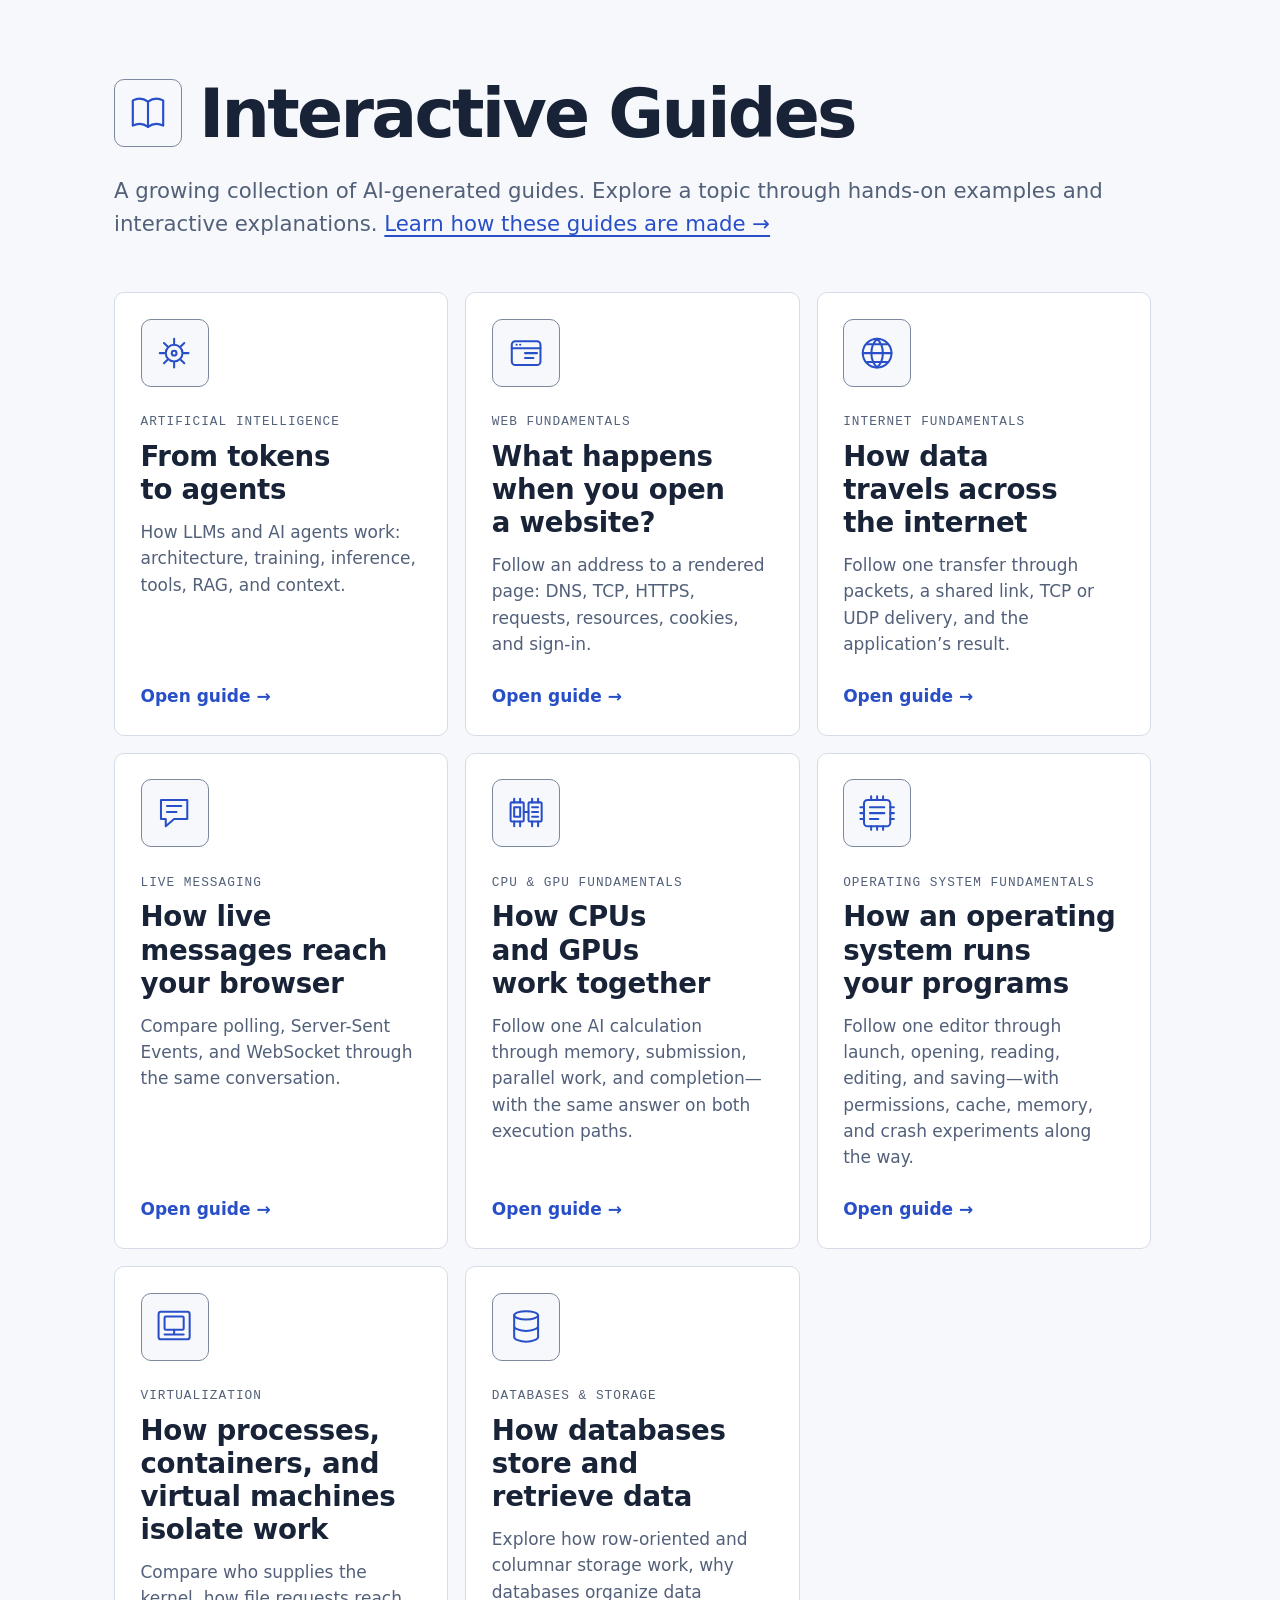
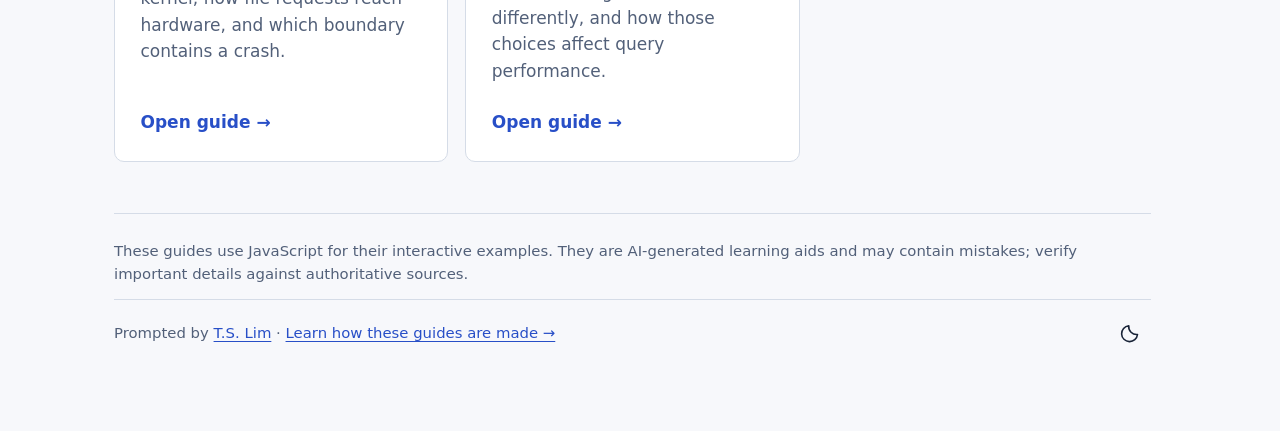
<file: index.html>
<!doctype html>
<html lang="en">
<head>
  <meta charset="utf-8">
  <meta name="viewport" content="width=device-width, initial-scale=1">
  <meta name="color-scheme" content="light dark">
  <meta name="description" content="A growing collection of AI-generated interactive guides on AI, operating systems, networking, the web, databases, and more.">
  <link rel="icon" type="image/svg+xml" href="assets/favicon.svg">
  <title>Interactive Guides</title>
  <style>
    main { max-width: 64rem; margin: auto; padding: var(--s-8) var(--s-5); }
    .page-title { display: flex; align-items: center; gap: var(--s-4); }
    .site-mark { display: block; width: 4rem; height: 4rem; flex: 0 0 auto; padding: .75rem; border: 1px solid var(--border-bright); border-radius: var(--r-2); background: var(--bg); color: var(--accent); fill: none; stroke: currentColor; stroke-width: 1.7; stroke-linecap: round; stroke-linejoin: round; }
    h1 { margin: 0; }
    header p { color: var(--text-dim); margin: var(--s-5) 0 var(--s-7); font-size: var(--t-lead); }
    ul { list-style: none; padding: 0; display: grid; grid-template-columns: repeat(3,minmax(0,1fr)); gap: var(--s-4); }
    .guide {
      display: flex;
      flex-direction: column;
      min-height: 23rem;
      height: 100%;
      padding: var(--s-5);
      border: 1px solid var(--border);
      border-radius: var(--r-2);
      background: var(--surface);
      color: inherit;
      text-decoration: none;
      transition: border-color .16s ease, transform .16s ease, box-shadow .16s ease;
    }
    .guide:hover { border-color: var(--accent); transform: translateY(-3px); box-shadow: 0 10px 28px var(--lift); }
    .guide:focus-visible { outline: 3px solid var(--accent); outline-offset: 3px; }
    .guide-icon { display: grid; place-items: center; width: 4rem; height: 4rem; margin-bottom: var(--s-5); border: 1px solid var(--border-bright); border-radius: var(--r-2); color: var(--accent); background: var(--bg); }
    .guide-icon svg { width: 2.25rem; height: 2.25rem; fill: none; stroke: currentColor; stroke-width: 1.7; stroke-linecap: round; stroke-linejoin: round; }
    .topic { color: var(--text-dim); font: 400 var(--t-label)/1.5 var(--mono); letter-spacing: .08em; text-transform: uppercase; }
    h2 { margin: var(--s-2) 0 var(--s-3); font-size: var(--t-h3); line-height: 1.2; }
    .guide p { margin: 0 0 var(--s-5); color: var(--text-dim); }
    .open { color: var(--accent); font-weight: 600; margin-top: auto; }
    @media (max-width: 900px) { ul { grid-template-columns: repeat(2,minmax(0,1fr)); } }
    @media (max-width: 520px) { ul { grid-template-columns: 1fr; } .guide { min-height: 19rem; } }
    @media (prefers-reduced-motion: reduce) { .guide { transition: none; } .guide:hover { transform: none; } }
    footer { margin-top: var(--s-7); border-top: 1px solid var(--border); padding-top: var(--s-5); color: var(--text-dim); font-size: var(--t-small); }
    @media (max-width: 700px) {
      main { padding: var(--s-7) var(--s-4); }
      .guide { padding: var(--s-4); }
    }
  </style>
  <link rel="stylesheet" href="assets/shared.css">
  <!-- Google tag (gtag.js) -->
  <script async src="https://www.googletagmanager.com/gtag/js?id=G-EMMVX1MMKZ"></script>
  <script>
    window.dataLayer = window.dataLayer || [];
    function gtag(){dataLayer.push(arguments);}
    gtag('js', new Date());
    gtag('config', 'G-EMMVX1MMKZ');
  </script>
</head>
<body>
  <main>
    <header>
      <div class="page-title"><svg class="site-mark" viewBox="0 0 32 32" aria-hidden="true" focusable="false"><path d="M16 7c-4-3-8-3-12-1v20c4-2 8-2 12 1 4-3 8-3 12-1V6c-4-2-8-2-12 1Z"/><path d="M16 7v20"/></svg><h1>Interactive Guides</h1></div>
      <p>A growing collection of AI-generated guides. Explore a topic through hands-on examples and interactive explanations. <a href="https://www.clipsoflogic.com/learning-anything-with-ai/">Learn how these guides are made →</a></p>
    </header>
    <nav aria-label="Guides">
      <ul>
        <li>
          <a class="guide" href="from-tokens-to-agents.html">
            <span class="guide-icon" aria-hidden="true"><svg viewBox="0 0 32 32"><path d="M16 4v4m0 16v4M4 16h4m16 0h4M7.5 7.5l2.8 2.8m11.4 11.4 2.8 2.8m0-17-2.8 2.8m-11.4 11.4-2.8 2.8"/><circle cx="16" cy="16" r="7"/><circle cx="16" cy="16" r="2"/></svg></span>
            <span class="topic">Artificial intelligence</span>
            <h2>From tokens to agents</h2>
            <p>How LLMs and AI agents work: architecture, training, inference, tools, RAG, and context.</p>
            <span class="open">Open guide <span aria-hidden="true">→</span></span>
          </a>
        </li>
        <li>
          <a class="guide" href="how-the-web-works.html">
            <span class="guide-icon" aria-hidden="true"><svg viewBox="0 0 32 32"><rect x="4" y="6" width="24" height="20" rx="3"/><path d="M4 12h24M8 9h.1M11 9h.1m4 7h10m-10 4h7"/></svg></span>
            <span class="topic">Web fundamentals</span>
            <h2>What happens when you open a website?</h2>
            <p>Follow an address to a rendered page: DNS, TCP, HTTPS, requests, resources, cookies, and sign-in.</p>
            <span class="open">Open guide <span aria-hidden="true">→</span></span>
          </a>
        </li>
        <li>
          <a class="guide" href="how-data-travels.html">
            <span class="guide-icon" aria-hidden="true"><svg viewBox="0 0 32 32"><circle cx="16" cy="16" r="12"/><path d="M4 16h24M16 4c3.2 3.2 4.8 7.2 4.8 12S19.2 24.8 16 28m0-24c-3.2 3.2-4.8 7.2-4.8 12s1.6 8.8 4.8 12M7.5 8.5h17m-17 15h17"/></svg></span>
            <span class="topic">Internet fundamentals</span>
            <h2>How data travels across the internet</h2>
            <p>Follow one transfer through packets, a shared link, TCP or UDP delivery, and the application’s result.</p>
            <span class="open">Open guide <span aria-hidden="true">→</span></span>
          </a>
        </li>
        <li>
          <a class="guide" href="how-live-messages-work.html">
            <span class="guide-icon" aria-hidden="true"><svg viewBox="0 0 32 32"><path d="M5 5h22v16H16l-7 6v-6H5Z"/><path d="M10 10h12m-12 5h8"/></svg></span>
            <span class="topic">Live messaging</span>
            <h2>How live messages reach your browser</h2>
            <p>Compare polling, Server-Sent Events, and WebSocket through the same conversation.</p>
            <span class="open">Open guide <span aria-hidden="true">→</span></span>
          </a>
        </li>
        <li>
          <a class="guide" href="how-cpus-and-gpus-work.html">
            <span class="guide-icon" aria-hidden="true"><svg viewBox="0 0 32 32"><rect x="3" y="7" width="11" height="16" rx="1"/><rect x="18" y="7" width="11" height="16" rx="1"/><path d="M6 4v3m5-3v3M6 23v4m5-4v4M21 4v3m5-3v3M21 23v4m5-4v4M6 11h5v8H6Zm15 0h5m-5 4h5m-5 4h5M14 15h4"/></svg></span>
            <span class="topic">CPU &amp; GPU fundamentals</span>
            <h2>How CPUs and GPUs work together</h2>
            <p>Follow one AI calculation through memory, submission, parallel work, and completion—with the same answer on both execution paths.</p>
            <span class="open">Open guide <span aria-hidden="true">→</span></span>
          </a>
        </li>
        <li>
          <a class="guide" href="how-operating-systems-work.html">
            <span class="guide-icon" aria-hidden="true"><svg viewBox="0 0 32 32"><rect x="5" y="5" width="22" height="22" rx="3"/><path d="M10 11h12M10 16h12M10 21h7M11 2v3m5-3v3m5-3v3M11 27v3m5-3v3m5-3v3M2 11h3m-3 5h3m-3 5h3m22-10h3m-3 5h3m-3 5h3"/></svg></span>
            <span class="topic">Operating system fundamentals</span>
            <h2>How an operating system runs your programs</h2>
            <p>Follow one editor through launch, opening, reading, editing, and saving—with permissions, cache, memory, and crash experiments along the way.</p>
            <span class="open">Open guide <span aria-hidden="true">→</span></span>
          </a>
        </li>
        <li>
          <a class="guide" href="how-virtual-machines-work.html">
            <span class="guide-icon" aria-hidden="true"><svg viewBox="0 0 32 32"><rect x="3" y="4" width="26" height="23" rx="2"/><rect x="8" y="8" width="16" height="11" rx="1"/><path d="M8 23h16m-8-4v4"/></svg></span>
            <span class="topic">Virtualization</span>
            <h2>How processes, containers, and virtual machines isolate work</h2>
            <p>Compare who supplies the kernel, how file requests reach hardware, and which boundary contains a crash.</p>
            <span class="open">Open guide <span aria-hidden="true">→</span></span>
          </a>
        </li>
        <li>
          <a class="guide" href="how-databases-store-and-retrieve-data.html">
            <span class="guide-icon" aria-hidden="true"><svg viewBox="0 0 32 32"><ellipse cx="16" cy="7" rx="10" ry="3.5"/><path d="M6 7v18c0 2 4.5 4 10 4s10-2 10-4V7M6 16c0 2 4.5 4 10 4s10-2 10-4"/></svg></span>
            <span class="topic">Databases &amp; storage</span>
            <h2>How databases store and retrieve data</h2>
            <p>Explore how row-oriented and columnar storage work, why databases organize data differently, and how those choices affect query performance.</p>
            <span class="open">Open guide <span aria-hidden="true">→</span></span>
          </a>
        </li>
      </ul>
    </nav>
    <footer>
      These guides use JavaScript for their interactive examples. They are AI-generated learning aids and may contain mistakes; verify important details against authoritative sources.
    </footer>
  </main>
  <script src="assets/guide-layout.js"></script>
</body>
</html>
</file>
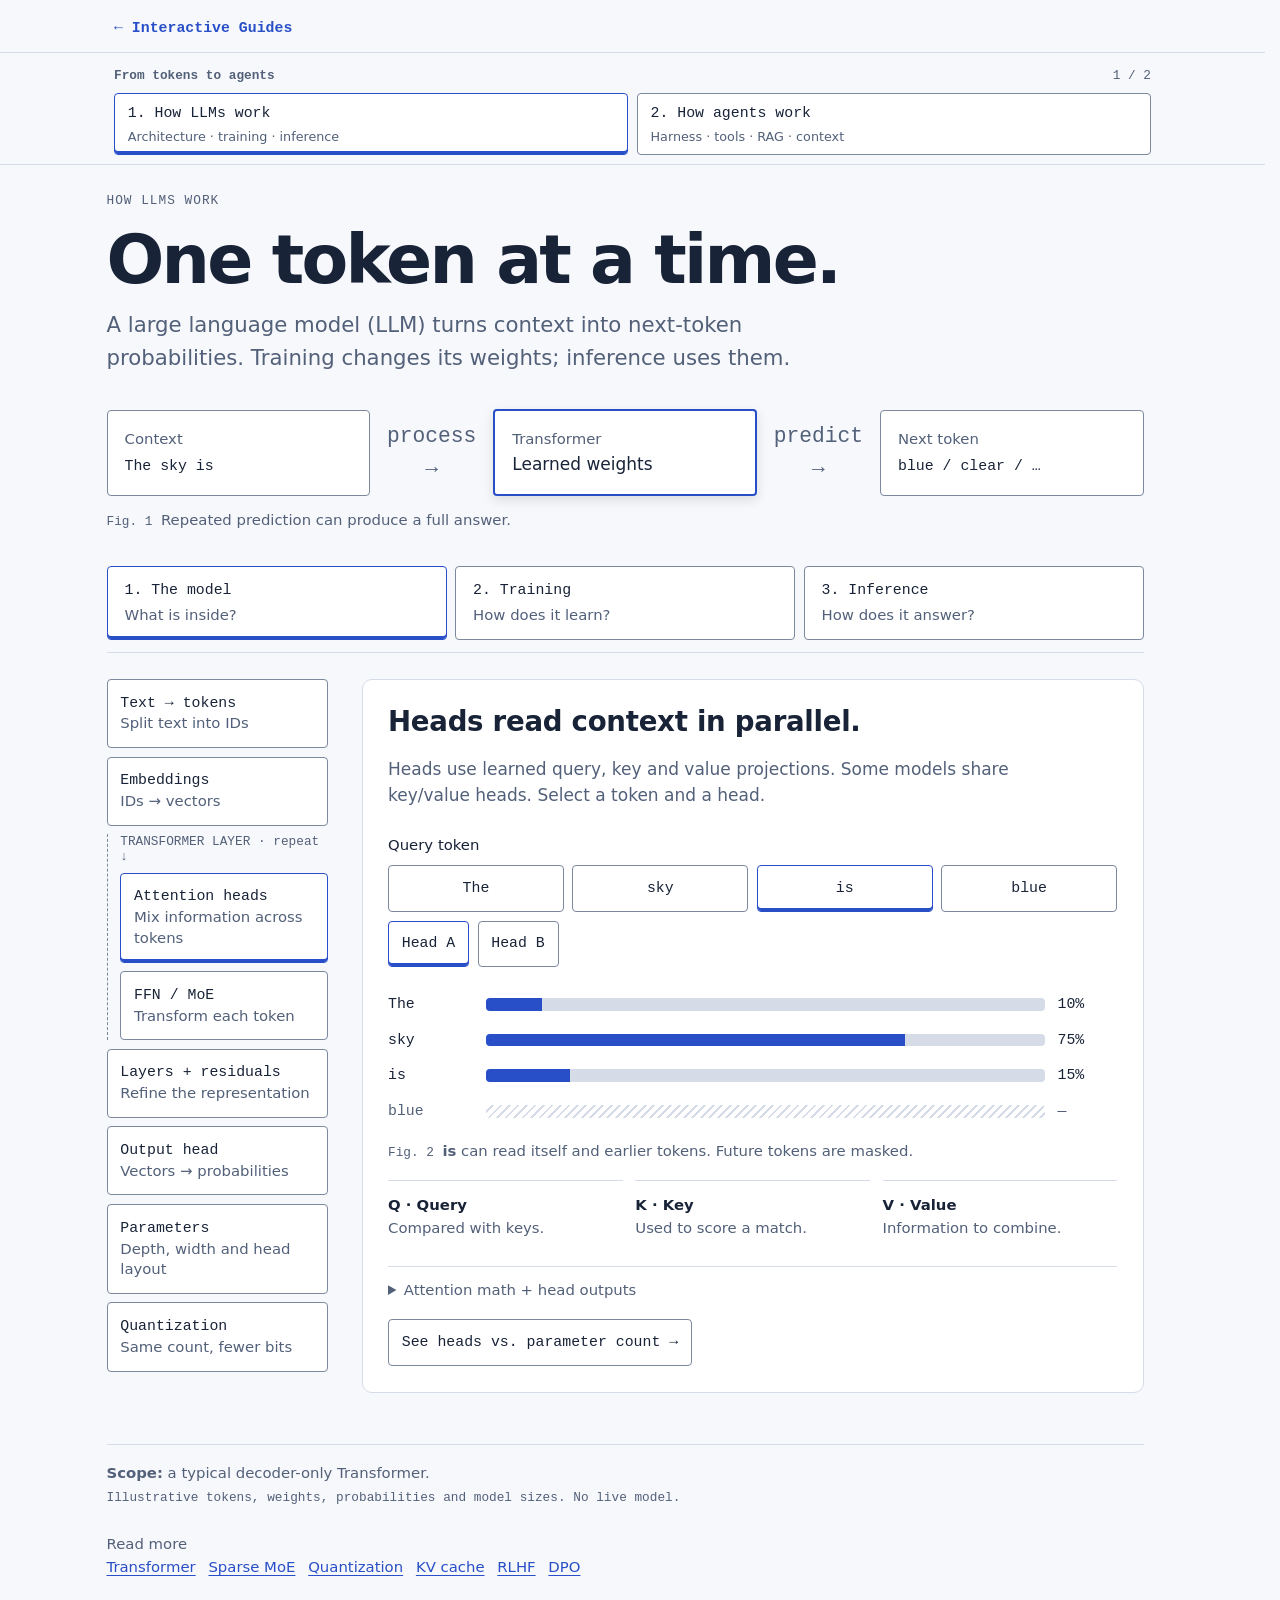
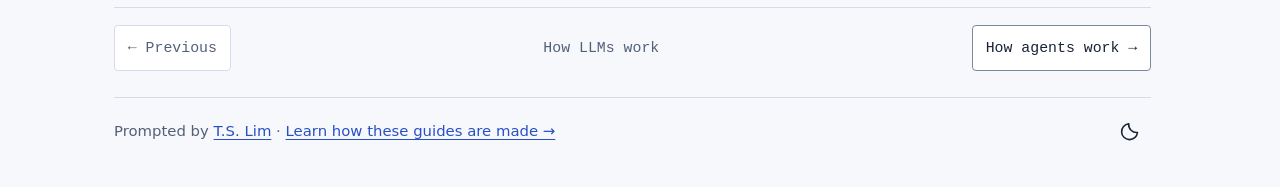
<file: ai.html>
<!doctype html>
<html lang="en"><head><meta charset="utf-8"><meta name="viewport" content="width=device-width,initial-scale=1"><meta name="color-scheme" content="light dark"><title>From tokens to agents</title><link rel="icon" type="image/svg+xml" href="assets/favicon.svg">
<style>
*{min-width:0}.book-header{position:sticky;top:0;z-index:20;background:var(--bg);border-bottom:1px solid var(--border)}.book-inner{max-width:64rem;margin:auto;padding:var(--s-3) var(--s-5) var(--s-2)}.book-heading{display:flex;align-items:baseline;gap:var(--s-3);margin-bottom:var(--s-2);font:var(--t-label)/1.5 var(--mono);color:var(--text-dim)}.book-label{flex:1;overflow:hidden;text-overflow:ellipsis;white-space:nowrap}.book-count{flex-shrink:0}.chapters{display:grid;grid-template-columns:repeat(2,minmax(0,1fr));gap:var(--s-2)}.chapters button{text-align:left;padding:var(--s-2) var(--s-3);font-family:var(--mono);font-size:.875rem}.chapters button small{display:block;margin-top:var(--s-1);font-family:var(--body);font-size:.75rem;color:var(--text-dim)}.chapters button[aria-selected=true]{border-color:var(--accent);box-shadow:inset 0 -3px var(--accent)}.chapter-panel{width:100%}.chapter-frame{display:block;width:100%;height:65rem;border:0;background:var(--bg)}.chapter-end{max-width:64rem;margin:auto;padding:0 var(--s-5) var(--s-3)}.chapter-end .guide-pager{margin-top:0}.chapter-end button{font:.875rem var(--mono)}.chapter-footer{max-width:64rem;margin:0 auto;padding:0 var(--s-5) var(--s-6);font-size:var(--t-small);color:var(--text-dim)}.sr-only{position:absolute;width:1px;height:1px;padding:0;margin:-1px;overflow:hidden;clip-path:inset(50%);white-space:nowrap;border:0}noscript{display:block;max-width:64rem;margin:auto;padding:var(--s-6)}
@media(max-width:700px){.book-inner{padding:var(--s-3) var(--s-4)}.chapters{gap:var(--s-2)}.chapters button{padding:var(--s-2);font-size:.875rem}.chapters button small{font-size:.75rem}.book-label{font-size:.75rem;letter-spacing:0}.chapter-end,.chapter-footer{padding-inline:var(--s-4)}}
@media(prefers-reduced-motion:reduce){*{scroll-behavior:auto!important}}
@media print{.book-header{position:static}.chapters,.chapter-end{display:none}.book-label{font-size:1rem}.chapter-panel[hidden]{display:block!important}.chapter-panel{break-before:page}}
</style>
<link id="shared-styles" rel="stylesheet" href="assets/shared.css">
</head><body>
<nav class="site-nav" aria-label="Collection"><div class="site-nav-inner"><a class="site-home" href="index.html">← Interactive Guides</a></div></nav>
<header class="book-header"><div class="book-inner"><div class="book-heading"><strong class="book-label">From tokens to agents</strong><span class="book-count" id="chapter-count">1 / 2</span></div><nav class="chapters" role="tablist" aria-label="Guide chapters"><button id="chapter-tab-llm" data-chapter="llm" role="tab" aria-controls="chapter-llm" aria-selected="true" tabindex="0">1. How LLMs work<small>Architecture · training · inference</small></button><button id="chapter-tab-agents" data-chapter="agents" role="tab" aria-controls="chapter-agents" aria-selected="false" tabindex="-1">2. How agents work<small>Harness · tools · RAG · context</small></button></nav></div></header>
<main id="guide-content"><section class="chapter-panel" id="chapter-llm" role="tabpanel" aria-labelledby="chapter-tab-llm"><iframe id="frame-llm" class="chapter-frame" title="Chapter 1: How LLMs work — interactive examples"></iframe></section><section class="chapter-panel" id="chapter-agents" role="tabpanel" aria-labelledby="chapter-tab-agents" hidden><iframe id="frame-agents" class="chapter-frame" title="Chapter 2: How agents work — interactive examples"></iframe></section></main>
<div class="chapter-end"><nav class="guide-pager" aria-label="Previous or next chapter"><button id="chapter-previous" type="button" disabled>← Previous</button><span id="chapter-position">How LLMs work</span><button id="chapter-next" type="button">How agents work →</button></nav></div><footer class="chapter-footer"></footer><div id="chapter-announcement" class="sr-only" aria-live="polite"></div>
<noscript>Enable JavaScript to use this combined guide. It contains both chapters and all demos in one file: LLM architecture, parameters, quantization, training and inference; then agents, tools, skills, MCP, RAG and context.</noscript>
<!-- Each chapter is embedded in full. Frames isolate the existing CSS and demo state; they do not load separate files. -->
<script id="chapter-data" type="application/json">{"llm":"\u003c!doctype html\u003e\n\u003chtml lang=\"en\"\u003e\u003chead\u003e\u003cmeta charset=\"utf-8\"\u003e\u003cmeta name=\"viewport\" content=\"width=device-width,initial-scale=1\"\u003e\u003cmeta name=\"color-scheme\" content=\"light dark\"\u003e\u003ctitle\u003eInside an LLM — an interactive guide\u003c/title\u003e\u003clink rel=\"icon\" href=\"data:image/svg+xml,%3Csvg xmlns='http://www.w3.org/2000/svg' viewBox='0 0 40 40'%3E%3Crect width='40' height='40' rx='8' fill='%232c4cd0'/%3E%3Cpath d='M9 12h22M9 20h22M9 28h22' stroke='white' stroke-width='3'/%3E%3C/svg%3E\"\u003e\u003clink rel=\"preconnect\" href=\"https://fonts.googleapis.com\"\u003e\u003clink href=\"https://fonts.googleapis.com/css2?family=Atkinson+Hyperlegible+Next:wght@400;500;600\u0026family=Newsreader:opsz,wght@6..72,500\u0026family=Atkinson+Hyperlegible+Mono:wght@400;600\u0026display=swap\" rel=\"stylesheet\"\u003e\n\u003cstyle\u003e\n:root{color-scheme:light dark;--bg:#f7f7f4;--surface:#fff;--border:#e3e3dc;--border-bright:#8e8e8a;--text:#17191c;--text-dim:#575c63;--accent:#2c4cd0;--ok:#1d7443;--warn:#836000;--risk:#b3301d;--info:#1b6a94;--t-label:.75rem;--t-small:.875rem;--t-body:1rem;--t-lead:1.25rem;--t-h2:1.625rem;--t-h1:clamp(2.25rem,5.5vw,4rem);--s-1:.25rem;--s-2:.5rem;--s-3:.75rem;--s-4:1rem;--s-5:1.5rem;--s-6:2rem;--s-7:3rem;--s-8:4.5rem;--r-1:4px;--r-2:10px;--mono:'Atkinson Hyperlegible Mono',monospace;--body:'Atkinson Hyperlegible Next',sans-serif;--display:'Newsreader',Georgia,serif;--lift:rgb(18 22 20 / .12)}\n@media(prefers-color-scheme:dark){:root{--bg:#111316;--surface:#181b1f;--border:#262a30;--border-bright:#62676c;--text:#e8e8e3;--text-dim:#9ba1a9;--accent:#93a6ff;--ok:#6cc492;--warn:#e3b94d;--risk:#f0806b;--info:#6fb8dc;--lift:rgb(0 0 0 / .45)}}\n*{box-sizing:border-box;min-width:0}html{font-size:17px}body{margin:0;background:var(--bg);color:var(--text);font-family:var(--body);line-height:1.5;font-kerning:normal;font-synthesis:none}main{max-width:64rem;margin:auto;padding:var(--s-7) var(--s-5)}h1,h2,h3,p,figure{margin:0}h1,h2{font-family:var(--display);font-weight:500;line-height:1.1;letter-spacing:-.03em;text-wrap:balance}h1{font-size:var(--t-h1);margin:var(--s-3) 0}h2{font-size:var(--t-h2);margin-bottom:var(--s-4)}h3{font-size:1rem;font-weight:600}p{max-width:65ch;text-wrap:pretty}.eyebrow,.micro{font-family:var(--mono);font-size:var(--t-label);color:var(--text-dim)}.eyebrow{letter-spacing:.08em;text-transform:uppercase}.lead{font-size:var(--t-lead);color:var(--text-dim);max-width:55ch}button,select,input{font:inherit}button,select{color:var(--text);background:var(--surface);border:1px solid var(--border-bright);border-radius:var(--r-1);padding:var(--s-2) var(--s-3);font-family:var(--mono);font-size:var(--t-small)}button{cursor:pointer}button:hover,select:hover{border-color:var(--accent)}button:focus-visible,a:focus-visible,select:focus-visible,input:focus-visible,summary:focus-visible{outline:3px solid var(--accent);outline-offset:3px}button[aria-pressed=true],button[aria-selected=true]{border-color:var(--accent);box-shadow:inset 0 -3px var(--accent)}button:disabled{cursor:default;color:var(--text-dim);border-style:dashed}a{color:var(--accent);text-underline-offset:.2em}code,.mono{font-family:var(--mono);font-size:var(--t-small)}.overview{display:grid;grid-template-columns:1fr auto 1fr auto 1fr;align-items:center;gap:var(--s-4);margin:var(--s-6) 0 var(--s-3)}.overview .box{padding:var(--s-4);border:1px solid var(--border-bright);background:var(--surface);border-radius:var(--r-1)}.box small{display:block;color:var(--text-dim);font-size:var(--t-small)}.overview .focus{border:2px solid var(--accent);box-shadow:0 4px 12px var(--lift)}.arrow{font-family:var(--mono);font-size:var(--t-label);color:var(--text-dim);text-align:center}.arrow span{display:block;font-size:var(--t-lead)}figcaption{margin-top:var(--s-3);color:var(--text-dim);font-size:var(--t-small)}figcaption .mono{font-size:var(--t-label);margin-right:var(--s-2)}.tabs{display:flex;gap:var(--s-2);border-bottom:1px solid var(--border);padding-bottom:var(--s-3);margin:var(--s-6) 0 var(--s-5)}.tabs button{flex:1;text-align:left;padding:var(--s-3) var(--s-4)}.tabs small{display:block;font-family:var(--body);color:var(--text-dim);margin-top:var(--s-1);font-size:var(--t-small)}[hidden]{display:none!important}.workspace{display:grid;grid-template-columns:13rem minmax(0,1fr);gap:var(--s-6)}.parts{display:flex;flex-direction:column;gap:var(--s-2)}.parts button{text-align:left;padding:var(--s-3)}.parts button small{display:block;font-family:var(--body);color:var(--text-dim);font-size:var(--t-small)}.parts .repeat{border-left:1px dashed var(--border-bright);padding-left:var(--s-3);display:grid;gap:var(--s-2)}.repeat-label{font:var(--t-label) var(--mono);color:var(--text-dim)}.detail{border:1px solid var(--border);border-radius:var(--r-2);padding:var(--s-5);background:var(--surface);min-height:24rem}.detail .intro{margin-bottom:var(--s-5);color:var(--text-dim)}.controls{display:flex;flex-wrap:wrap;align-items:center;gap:var(--s-2);margin-bottom:var(--s-5)}.controls label{font-size:var(--t-small)}.token-row{display:flex;gap:var(--s-2);flex-wrap:wrap;align-items:center}.token{font-family:var(--mono);font-size:var(--t-small);padding:var(--s-2) var(--s-3);border:1px solid var(--border-bright);border-radius:var(--r-1);background:var(--bg)}.token.active{border:2px solid var(--accent);font-weight:600}.token.cached{border-bottom:3px solid var(--accent)}.token.fresh{border:2px dashed var(--accent)}.token small{display:block;color:var(--text-dim);font-family:var(--body)}.note{font-size:var(--t-small);color:var(--text-dim);margin-top:var(--s-4)}.bars{display:grid;gap:var(--s-3);margin:var(--s-4) 0}.barrow{display:grid;grid-template-columns:5rem minmax(0,1fr) 3.5rem;gap:var(--s-3);align-items:center;font-family:var(--mono);font-size:var(--t-small)}.track{height:.75rem;background:var(--border);border-radius:var(--r-1);overflow:hidden}.fill{height:100%;width:var(--value);background:var(--accent)}.barrow.blocked .track{background:repeating-linear-gradient(135deg,transparent,transparent 4px,var(--border) 4px,var(--border) 6px)}.barrow.blocked{color:var(--text-dim)}.formula{padding:var(--s-3) 0;border-top:1px solid var(--border);font-family:var(--mono);font-size:var(--t-small);overflow-wrap:anywhere}.scroll{overflow-x:auto}.drawing{width:100%;min-width:480px;display:block;height:auto}.drawing text{font-family:var(--body);font-size:16px;fill:var(--text)}.drawing .sub{font-family:var(--mono);font-size:13px;fill:var(--text-dim)}.drawing rect,.drawing circle{fill:var(--bg);stroke:var(--border-bright);stroke-width:1.5}.drawing .hot{stroke:var(--accent);stroke-width:2.5}.drawing .edge{fill:none;stroke:var(--text-dim);stroke-width:1.5;marker-end:url(#arrow)}.drawing .hotedge{stroke:var(--accent);stroke-width:2.5}.drawing .idle{stroke-dasharray:5 4}.smallgrid{display:grid;grid-template-columns:repeat(3,minmax(0,1fr));gap:var(--s-3);margin-top:var(--s-4)}.smallgrid div{border-top:1px solid var(--border);padding-top:var(--s-3);font-size:var(--t-small)}.smallgrid strong{display:block}.smallgrid span{color:var(--text-dim)}details{margin-top:var(--s-5);border-top:1px solid var(--border);padding-top:var(--s-3);font-size:var(--t-small)}summary{cursor:pointer;color:var(--text-dim)}details p{margin-top:var(--s-3)}.stepnav{display:grid;grid-template-columns:repeat(4,minmax(0,1fr));gap:var(--s-2);margin-bottom:var(--s-5)}.stepnav button{text-align:left}.train-layout,.infer-layout{display:grid;grid-template-columns:minmax(0,1.35fr) minmax(0,1fr);gap:var(--s-6)}.stage{border:1px solid var(--border);padding:var(--s-5);border-radius:var(--r-2);background:var(--surface)}.stage h2{margin-bottom:var(--s-4)}.stage .micro{margin-bottom:var(--s-3)}.aligned{display:grid;grid-template-columns:repeat(4,minmax(0,1fr));gap:var(--s-2);margin:var(--s-4) 0}.aligned div{text-align:center}.aligned .token{padding:var(--s-2)}.down{color:var(--text-dim);font:var(--t-label) var(--mono);margin:var(--s-2) 0}.callout{border-top:1px solid var(--border);padding-top:var(--s-4);margin-top:var(--s-5)}.callout strong{display:block}.step-footer{display:flex;align-items:center;justify-content:space-between;margin-top:var(--s-5);gap:var(--s-3)}.primary{background:var(--accent);color:var(--surface);border-color:var(--accent)}@media(prefers-color-scheme:dark){.primary{color:var(--bg)}}.progress{display:flex;gap:var(--s-1)}.progress span{height:4px;width:var(--s-5);background:var(--border-bright)}.progress .done{background:var(--accent)}.lossmark{font-family:var(--mono);font-size:var(--t-small);margin:var(--s-3) 0}.weights{display:grid;grid-template-columns:repeat(6,1fr);gap:var(--s-2);max-width:20rem;margin:var(--s-5) 0}.weights span{aspect-ratio:1;border:1px solid var(--border-bright);display:grid;place-items:center;font:var(--t-label) var(--mono);background:var(--bg)}.weights.changed span:nth-child(3n+1){border:2px solid var(--accent)}.status{display:inline-block;font-family:var(--mono);font-size:var(--t-label);border:1px solid var(--border-bright);padding:var(--s-1) var(--s-2);border-radius:var(--r-1);margin-bottom:var(--s-4)}input[type=range]{accent-color:var(--accent);width:100%;margin:var(--s-3) 0}.infer-context{min-height:7rem;align-content:start}.cache-line{margin-top:var(--s-5);padding-top:var(--s-3);border-top:1px solid var(--border)}.infer-buttons{display:flex;gap:var(--s-2);margin-top:var(--s-5);flex-wrap:wrap}.muted{color:var(--text-dim)}footer{border-top:1px solid var(--border);margin-top:var(--s-7);padding-top:var(--s-4);display:flex;gap:var(--s-5);justify-content:space-between;flex-wrap:wrap;font-size:var(--t-small);color:var(--text-dim)}footer a{margin-right:var(--s-3)}.footer-note{font-size:var(--t-label);font-family:var(--mono)}noscript{display:block;padding:var(--s-5);border:1px solid var(--risk)}\n@media(max-width:700px){main{padding:var(--s-5) var(--s-4)}.overview{gap:var(--s-2)}.overview .box{padding:var(--s-2);font-size:var(--t-small)}.overview .box small{font-size:var(--t-label)}.arrow{font-size:var(--t-label)}.arrow .verb{display:none}.tabs button{padding:var(--s-2);font-size:var(--t-small)}.tabs small{font-size:var(--t-label)}.workspace,.train-layout,.infer-layout{grid-template-columns:minmax(0,1fr);gap:var(--s-4)}.parts{display:grid;grid-template-columns:repeat(2,minmax(0,1fr))}.parts .repeat{grid-column:1/-1;grid-template-columns:repeat(2,minmax(0,1fr));border-left:0;padding-left:0}.repeat-label{grid-column:1/-1}.parts button small{font-size:var(--t-label)}.detail,.stage{padding:var(--s-4);min-height:0}.stepnav{grid-template-columns:repeat(2,minmax(0,1fr))}.smallgrid{gap:var(--s-2)}.aligned{gap:var(--s-1)}.aligned .token{font-size:var(--t-label);padding:var(--s-2) var(--s-1)}}\n@media(prefers-reduced-motion:no-preference){.detail,.stage{animation:appear .3s ease-out}@keyframes appear{from{opacity:.3;transform:translateY(.5rem)}to{opacity:1;transform:none}}}\n@media print{body{background:white;color:black}.tabs,.controls,.stepnav,.infer-buttons,footer,.parts{display:none}.panel[hidden]{display:block!important}.panel{margin-top:2rem;break-inside:avoid}.workspace{display:block}.detail,.stage{animation:none;box-shadow:none}}\n\n.training-switch{padding-bottom:var(--s-4);border-bottom:1px solid var(--border)}.post-intro{margin-bottom:var(--s-5);color:var(--text-dim)}.post-flow{display:grid;grid-template-columns:minmax(0,1fr) auto minmax(0,1fr) auto minmax(0,1fr);gap:var(--s-3);align-items:center}.post-node{align-self:stretch;border:1px solid var(--border-bright);border-radius:var(--r-1);padding:var(--s-4);background:var(--bg)}.post-node strong,.post-node span{display:block}.post-node span{margin-top:var(--s-2);font-size:var(--t-small);color:var(--text-dim)}.post-node.is-update{border:2px solid var(--accent)}.post-edge{display:grid;gap:var(--s-1);text-align:center;max-width:8ch;font:var(--t-label) var(--mono);color:var(--text-dim)}.post-edge span:last-child{font-size:var(--t-lead)}#open-posttraining{margin-top:var(--s-3)}.post-endnote{margin-top:var(--s-5);padding-top:var(--s-4);border-top:1px solid var(--border);color:var(--text-dim);font-size:var(--t-small)}.post-endnote strong{color:var(--text)}@media(max-width:900px){.post-flow{grid-template-columns:minmax(0,1fr)}.post-edge{display:flex;align-items:center;gap:var(--s-2);max-width:none;justify-content:center}.post-edge span:last-child{transform:rotate(90deg)}}\n\n/* Parameter count and weight precision share one architecture model. */\n.size-controls{display:grid;grid-template-columns:repeat(2,minmax(0,1fr));gap:var(--s-3) var(--s-4);margin-bottom:var(--s-5)}.size-controls label{display:grid;gap:var(--s-2);font-size:var(--t-small)}.size-controls select{width:100%;max-width:100%;font-size:var(--t-small)}.size-total{display:grid;gap:var(--s-2);margin-bottom:var(--s-4)}.size-total strong{font-size:var(--t-h2);font-weight:600;letter-spacing:-.03em;line-height:1.2;font-variant-numeric:tabular-nums}.size-bars{display:grid;gap:var(--s-3)}.size-barrow{display:grid;grid-template-columns:8rem minmax(0,1fr) 5rem;align-items:center;gap:var(--s-3);font-size:var(--t-small)}.size-barrow\u003espan:last-child{font-family:var(--mono);font-size:var(--t-small);text-align:right;font-variant-numeric:tabular-nums}.size-barrow .fill{background:var(--border-bright)}.size-barrow:first-child .fill,.storage-bars .selected .fill{background:var(--accent)}.storage-bars .size-barrow:not(.selected) .fill{background:var(--border-bright)}.storage-bars .selected{font-weight:600}.head-figure{border-top:1px solid var(--border);padding-top:var(--s-4);margin-top:var(--s-5)}.head-partition{display:grid;grid-template-columns:repeat(var(--heads),minmax(0,1fr));gap:2px;height:var(--s-5);margin:var(--s-3) 0}.head-partition span{background:var(--bg);border:1px solid var(--border-bright)}.head-partition span:first-child{background:var(--accent);border-color:var(--accent)}.head-equation{font:var(--t-small) var(--mono);font-variant-numeric:tabular-nums}.head-figure figcaption{font-size:var(--t-small)}.size-jump{margin-top:var(--s-4)}.bit-example{margin-top:var(--s-5);padding-top:var(--s-4);border-top:1px solid var(--border)}.bit-strip{display:grid;grid-template-columns:repeat(16,minmax(0,1fr));gap:var(--s-1);margin:var(--s-3) 0;height:var(--s-5)}.bit-strip span{border:1px dashed var(--border-bright);border-radius:var(--r-1)}.bit-strip .used{background:var(--accent);border:1px solid var(--accent)}\n@media(max-width:700px){.size-barrow{grid-template-columns:6rem minmax(0,1fr) 4.5rem;gap:var(--s-2)}.size-controls{gap:var(--s-3) var(--s-2)}.size-controls select{padding:var(--s-2) var(--s-1);font-size:var(--t-label)}}\n\u003c/style\u003e\u003cstyle\u003emain{padding-top:var(--s-5);padding-bottom:var(--s-5)}html{overflow-y:hidden}body{margin:0}.series{margin-bottom:var(--s-3)}\u003c/style\u003e\u003c/head\u003e\u003cbody\u003e\n\u003csvg width=\"0\" height=\"0\" aria-hidden=\"true\" style=\"position:absolute\"\u003e\u003cdefs\u003e\u003cmarker id=\"arrow\" viewBox=\"0 0 10 10\" refX=\"9\" refY=\"5\" markerWidth=\"6\" markerHeight=\"6\" orient=\"auto-start-reverse\"\u003e\u003cpath d=\"M0 0 10 5 0 10Z\" fill=\"context-stroke\"/\u003e\u003c/marker\u003e\u003c/defs\u003e\u003c/svg\u003e\n\u003cmain\u003e\u003cheader\u003e\u003cdiv class=\"eyebrow\"\u003eHow LLMs work\u003c/div\u003e\u003ch1\u003eOne token at a time.\u003c/h1\u003e\u003cp class=\"lead\"\u003eA large language model (LLM) turns context into next-token probabilities. Training changes its weights; inference uses them.\u003c/p\u003e\u003c/header\u003e\n\u003cfigure\u003e\u003cdiv class=\"overview\" role=\"img\" aria-label=\"Context tokens pass through a Transformer to produce probabilities for the next token.\"\u003e\u003cdiv class=\"box\"\u003e\u003csmall\u003eContext\u003c/small\u003e\u003cspan class=\"mono\"\u003eThe sky is\u003c/span\u003e\u003c/div\u003e\u003cdiv class=\"arrow\"\u003e\u003cspan class=\"verb\"\u003eprocess\u003c/span\u003e\u003cspan\u003e→\u003c/span\u003e\u003c/div\u003e\u003cdiv class=\"box focus\"\u003e\u003csmall\u003eTransformer\u003c/small\u003eLearned weights\u003c/div\u003e\u003cdiv class=\"arrow\"\u003e\u003cspan class=\"verb\"\u003epredict\u003c/span\u003e\u003cspan\u003e→\u003c/span\u003e\u003c/div\u003e\u003cdiv class=\"box\"\u003e\u003csmall\u003eNext token\u003c/small\u003e\u003cspan class=\"mono\"\u003eblue / clear / …\u003c/span\u003e\u003c/div\u003e\u003c/div\u003e\u003cfigcaption\u003e\u003cspan class=\"mono\"\u003eFig. 1\u003c/span\u003eRepeated prediction can produce a full answer.\u003c/figcaption\u003e\u003c/figure\u003e\n\u003cnav class=\"tabs\" role=\"tablist\" aria-label=\"Guide views\"\u003e\u003cbutton role=\"tab\" id=\"tab-model\" aria-controls=\"model\" aria-selected=\"true\" tabindex=\"0\" data-tab=\"model\"\u003e1. The model\u003csmall\u003eWhat is inside?\u003c/small\u003e\u003c/button\u003e\u003cbutton role=\"tab\" id=\"tab-training\" aria-controls=\"training\" aria-selected=\"false\" tabindex=\"-1\" data-tab=\"training\"\u003e2. Training\u003csmall\u003eHow does it learn?\u003c/small\u003e\u003c/button\u003e\u003cbutton role=\"tab\" id=\"tab-inference\" aria-controls=\"inference\" aria-selected=\"false\" tabindex=\"-1\" data-tab=\"inference\"\u003e3. Inference\u003csmall\u003eHow does it answer?\u003c/small\u003e\u003c/button\u003e\u003c/nav\u003e\n\u003cnoscript\u003eEnable JavaScript to use the guide. A Transformer combines token information with attention, then transforms each token with an FFN. Training uses prediction errors to update weights. Inference keeps weights fixed and generates one token at a time.\u003c/noscript\u003e\n\u003csection class=\"panel\" id=\"model\" role=\"tabpanel\" aria-labelledby=\"tab-model\"\u003e\u003cdiv class=\"workspace\"\u003e\u003cdiv class=\"parts\" aria-label=\"Select a model component\"\u003e\u003cbutton data-part=\"tokens\" aria-pressed=\"false\"\u003eText → tokens\u003csmall\u003eSplit text into IDs\u003c/small\u003e\u003c/button\u003e\u003cbutton data-part=\"embedding\" aria-pressed=\"false\"\u003eEmbeddings\u003csmall\u003eIDs → vectors\u003c/small\u003e\u003c/button\u003e\u003cdiv class=\"repeat\"\u003e\u003cspan class=\"repeat-label\"\u003eTRANSFORMER LAYER · repeat ↓\u003c/span\u003e\u003cbutton data-part=\"attention\" aria-pressed=\"true\"\u003eAttention heads\u003csmall\u003eMix information across tokens\u003c/small\u003e\u003c/button\u003e\u003cbutton data-part=\"ffn\" aria-pressed=\"false\"\u003eFFN / MoE\u003csmall\u003eTransform each token\u003c/small\u003e\u003c/button\u003e\u003c/div\u003e\u003cbutton data-part=\"layers\" aria-pressed=\"false\"\u003eLayers + residuals\u003csmall\u003eRefine the representation\u003c/small\u003e\u003c/button\u003e\u003cbutton data-part=\"output\" aria-pressed=\"false\"\u003eOutput head\u003csmall\u003eVectors → probabilities\u003c/small\u003e\u003c/button\u003e\u003cbutton data-part=\"parameters\" aria-pressed=\"false\"\u003eParameters\u003csmall\u003eDepth, width and head layout\u003c/small\u003e\u003c/button\u003e\u003cbutton data-part=\"quantization\" aria-pressed=\"false\"\u003eQuantization\u003csmall\u003eSame count, fewer bits\u003c/small\u003e\u003c/button\u003e\u003c/div\u003e\u003cdiv class=\"detail\" id=\"model-detail\" aria-live=\"polite\"\u003e\u003c/div\u003e\u003c/div\u003e\u003c/section\u003e\n\u003csection class=\"panel\" id=\"training\" role=\"tabpanel\" aria-labelledby=\"tab-training\" hidden\u003e\u003cdiv class=\"controls training-switch\" aria-label=\"Training phase\"\u003e\u003cbutton data-training-mode=\"pretraining\" aria-pressed=\"true\"\u003ePretraining\u003c/button\u003e\u003cbutton data-training-mode=\"posttraining\" aria-pressed=\"false\"\u003ePost-training · SFT / RLHF / more\u003c/button\u003e\u003c/div\u003e\u003cdiv id=\"pretraining-view\"\u003e\u003cdiv class=\"stepnav\" aria-label=\"Training steps\"\u003e\u003cbutton data-step=\"0\" aria-pressed=\"true\"\u003e1. Predict\u003c/button\u003e\u003cbutton data-step=\"1\" aria-pressed=\"false\"\u003e2. Measure error\u003c/button\u003e\u003cbutton data-step=\"2\" aria-pressed=\"false\"\u003e3. Backpropagate\u003c/button\u003e\u003cbutton data-step=\"3\" aria-pressed=\"false\"\u003e4. Update\u003c/button\u003e\u003c/div\u003e\u003cdiv class=\"train-layout\"\u003e\u003cfigure class=\"stage\"\u003e\u003cdiv class=\"micro\"\u003eNEXT-TOKEN PRETRAINING · one toy batch\u003c/div\u003e\u003cdiv id=\"train-picture\"\u003e\u003c/div\u003e\u003cfigcaption id=\"train-caption\"\u003e\u003c/figcaption\u003e\u003c/figure\u003e\u003cdiv class=\"stage\"\u003e\u003ch2 id=\"train-title\"\u003e\u003c/h2\u003e\u003cp id=\"train-text\"\u003e\u003c/p\u003e\u003cdiv id=\"train-extra\"\u003e\u003c/div\u003e\u003cdiv class=\"callout\"\u003e\u003cstrong\u003eTraining changes parameters.\u003c/strong\u003e\u003cp class=\"muted\"\u003eRepeat over many batches. Instruction tuning then trains on desired responses, including tool requests. Preference training uses feedback to shape behavior.\u003c/p\u003e\u003c/div\u003e\u003cbutton id=\"open-posttraining\"\u003eHow does it become an assistant? →\u003c/button\u003e\u003cdiv class=\"step-footer\"\u003e\u003cbutton id=\"train-next\" class=\"primary\"\u003eNext step →\u003c/button\u003e\u003cdiv class=\"progress\" aria-label=\"Step 1 of 4\" id=\"train-progress\"\u003e\u003c/div\u003e\u003c/div\u003e\u003c/div\u003e\u003c/div\u003e\u003c/div\u003e\u003cdiv id=\"posttraining-view\" hidden\u003e\u003cp class=\"post-intro\"\u003ePretraining learns prediction. Post-training shapes responses. These methods can be alternatives or combined—not a required sequence.\u003c/p\u003e\u003cdiv class=\"workspace\"\u003e\u003cdiv class=\"parts\" aria-label=\"Choose a post-training method\"\u003e\u003cbutton data-post-method=\"sft\" aria-pressed=\"true\"\u003eSFT\u003csmall\u003eLearn from target responses\u003c/small\u003e\u003c/button\u003e\u003cbutton data-post-method=\"rlhf\" aria-pressed=\"false\"\u003eRLHF\u003csmall\u003eHuman feedback → reward\u003c/small\u003e\u003c/button\u003e\u003cbutton data-post-method=\"dpo\" aria-pressed=\"false\"\u003eDPO\u003csmall\u003eDirect preference loss\u003c/small\u003e\u003c/button\u003e\u003cbutton data-post-method=\"rlaif\" aria-pressed=\"false\"\u003eRLAIF\u003csmall\u003eAI feedback → reward\u003c/small\u003e\u003c/button\u003e\u003cbutton data-post-method=\"rlvr\" aria-pressed=\"false\"\u003eRLVR\u003csmall\u003eCheckable outcomes → reward\u003c/small\u003e\u003c/button\u003e\u003c/div\u003e\u003cdiv class=\"detail\" id=\"posttraining-detail\" aria-live=\"polite\"\u003e\u003c/div\u003e\u003c/div\u003e\u003cp class=\"post-endnote\"\u003e\u003cstrong\u003eTraining changes weights; RAG supplies context.\u003c/strong\u003e Post-training can improve instruction following and tool requests. It does not guarantee correct or safe outputs, and it does not execute tools.\u003c/p\u003e\u003cdetails\u003e\u003csummary\u003eWhere do PPO, GRPO and synthetic data fit?\u003c/summary\u003e\u003cp\u003ePPO (proximal policy optimization) and GRPO (group relative policy optimization) are examples of reinforcement-learning update algorithms. They are not feedback sources or model architectures.\u003c/p\u003e\u003cp\u003eSynthetic data means examples or labels generated by software, often another model. It can supply SFT examples or preference data. It is a data source, not a separate training objective.\u003c/p\u003e\u003cp\u003eFine-tuning can update all model weights or a smaller trainable subset, such as adapters trained with low-rank adaptation (LoRA). The training objective and the choice of trainable parameters are separate decisions.\u003c/p\u003e\u003c/details\u003e\u003c/div\u003e\u003c/section\u003e\n\u003csection class=\"panel\" id=\"inference\" role=\"tabpanel\" aria-labelledby=\"tab-inference\" hidden\u003e\u003cdiv class=\"infer-layout\"\u003e\u003cfigure class=\"stage\"\u003e\u003cspan class=\"status\" id=\"infer-phase\"\u003eREADY · weights fixed\u003c/span\u003e\u003ch2\u003eRead once. Then extend.\u003c/h2\u003e\u003cdiv class=\"token-row infer-context\" id=\"infer-context\" aria-label=\"Current context\"\u003e\u003c/div\u003e\u003cdiv class=\"cache-line\"\u003e\u003cdiv class=\"micro\"\u003eKEY–VALUE (KV) CACHE\u003c/div\u003e\u003cp id=\"cache-text\" class=\"note\"\u003e\u003c/p\u003e\u003c/div\u003e\u003cdiv class=\"infer-buttons\"\u003e\u003cbutton id=\"infer-action\" class=\"primary\"\u003eRun prefill →\u003c/button\u003e\u003cbutton id=\"infer-reset\"\u003eReset\u003c/button\u003e\u003c/div\u003e\u003cfigcaption\u003e\u003cspan class=\"mono\"\u003eFig. 4\u003c/span\u003e\u003cspan id=\"infer-caption\"\u003ePrefill processes all prompt tokens with causal attention.\u003c/span\u003e\u003c/figcaption\u003e\u003c/figure\u003e\u003cdiv class=\"stage\"\u003e\u003cdiv class=\"controls\"\u003e\u003clabel for=\"temp\"\u003eTemperature \u003coutput id=\"temp-value\"\u003e1.0\u003c/output\u003e\u003c/label\u003e\u003c/div\u003e\u003cinput id=\"temp\" type=\"range\" min=\"0.2\" max=\"2\" step=\"0.1\" value=\"1\" aria-label=\"Sampling temperature\"\u003e\u003cdiv class=\"micro\"\u003eLOWER: MORE CONCENTRATED · HIGHER: FLATTER\u003c/div\u003e\u003cdiv id=\"infer-probs\" class=\"bars\" aria-live=\"polite\"\u003e\u003c/div\u003e\u003cp id=\"infer-explanation\" class=\"note\"\u003eRun prefill to get the first next-token distribution.\u003c/p\u003e\u003cdetails\u003e\u003csummary\u003eWhat the cache saves\u003c/summary\u003e\u003cp\u003eEach attention layer stores earlier key and value vectors. Decode computes the new token’s vectors and attends to the cached prefix. It still runs the model’s layers for the new token. The cache is not a store of finished answers. Weight quantization does not automatically reduce cache precision or cache size.\u003c/p\u003e\u003c/details\u003e\u003c/div\u003e\u003c/div\u003e\u003c/section\u003e\n\u003cfooter\u003e\u003cdiv\u003e\u003cstrong\u003eScope:\u003c/strong\u003e a typical decoder-only Transformer.\u003cbr\u003e\u003cspan class=\"footer-note\"\u003eIllustrative tokens, weights, probabilities and model sizes. No live model.\u003c/span\u003e\u003c/div\u003e\u003cdiv\u003eRead more\u003cbr\u003e\u003ca href=\"https://arxiv.org/abs/1706.03762\" target=\"_blank\" rel=\"noopener\"\u003eTransformer\u003c/a\u003e\u003ca href=\"https://arxiv.org/abs/2101.03961\" target=\"_blank\" rel=\"noopener\"\u003eSparse MoE\u003c/a\u003e\u003ca href=\"https://huggingface.co/docs/transformers/quantization/overview\" target=\"_blank\" rel=\"noopener\"\u003eQuantization\u003c/a\u003e\u003ca href=\"https://huggingface.co/docs/transformers/cache_explanation\" target=\"_blank\" rel=\"noopener\"\u003eKV cache\u003c/a\u003e\u003ca href=\"https://arxiv.org/abs/2203.02155\" target=\"_blank\" rel=\"noopener\"\u003eRLHF\u003c/a\u003e\u003ca href=\"https://arxiv.org/abs/2305.18290\" target=\"_blank\" rel=\"noopener\"\u003eDPO\u003c/a\u003e\u003c/div\u003e\u003c/footer\u003e\n\u003c/main\u003e\u003cscript\u003e\nconst $=s=\u003edocument.querySelector(s), $$=s=\u003e[...document.querySelectorAll(s)];\nconst tabs=$$('[data-tab]');function showTab(name){tabs.forEach(b=\u003e{const on=b.dataset.tab===name;b.setAttribute('aria-selected',on);b.tabIndex=on?0:-1;$('#'+b.dataset.tab).hidden=!on;});}tabs.forEach((b,i)=\u003e{b.onclick=()=\u003eshowTab(b.dataset.tab);b.onkeydown=e=\u003e{let n=i;if(e.key==='ArrowRight')n=(i+1)%3;else if(e.key==='ArrowLeft')n=(i+2)%3;else if(e.key==='Home')n=0;else if(e.key==='End')n=2;else return;e.preventDefault();showTab(tabs[n].dataset.tab);tabs[n].focus();};});\nfunction bars(labels,values,blocked=[]){return '\u003cdiv class=\"bars\"\u003e'+labels.map((x,i)=\u003e`\u003cdiv class=\"barrow ${blocked.includes(i)?'blocked':''}\"\u003e\u003cspan\u003e${x}\u003c/span\u003e\u003cdiv class=\"track\"\u003e\u003cdiv class=\"fill\" style=\"--value:${values[i]*100}%\"\u003e\u003c/div\u003e\u003c/div\u003e\u003cspan\u003e${blocked.includes(i)?'—':Math.round(values[i]*100)+'%'}\u003c/span\u003e\u003c/div\u003e`).join('')+'\u003c/div\u003e';}\nfunction svg(content,label){return `\u003cdiv class=\"scroll\"\u003e\u003csvg class=\"drawing\" viewBox=\"0 0 560 220\" role=\"img\" aria-label=\"${label}\"\u003e${content}\u003c/svg\u003e\u003c/div\u003e`;}\nfunction node(x,y,w,h,title,sub='',cls=''){return `\u003crect class=\"${cls}\" x=\"${x}\" y=\"${y}\" width=\"${w}\" height=\"${h}\" rx=\"4\"/\u003e\u003ctext x=\"${x+12}\" y=\"${y+26}\"\u003e${title}\u003c/text\u003e${sub?`\u003ctext class=\"sub\" x=\"${x+12}\" y=\"${y+47}\"\u003e${sub}\u003c/text\u003e`:''}`;}\nlet head=0,query=2,moe=false;\nconst attentionData=[[[1,0,0,0],[.7,.3,0,0],[.1,.75,.15,0],[.08,.55,.17,.2]],[[1,0,0,0],[.2,.8,0,0],[.1,.2,.7,0],[.05,.1,.65,.2]]];\nconst words=['The','sky','is','blue'];\nfunction attention(){return `\u003ch2\u003eHeads read context in parallel.\u003c/h2\u003e\u003cp class=\"intro\"\u003eHeads use learned query, key and value projections. Some models share key/value heads. Select a token and a head.\u003c/p\u003e\u003cdiv class=\"controls\"\u003e\u003clabel for=\"query\"\u003eQuery token\u003c/label\u003e\u003cselect id=\"query\"\u003e${words.map((w,i)=\u003e`\u003coption value=\"${i}\" ${i===query?'selected':''}\u003e${w}\u003c/option\u003e`).join('')}\u003c/select\u003e\u003cbutton data-head=\"0\" aria-pressed=\"${head===0}\"\u003eHead A\u003c/button\u003e\u003cbutton data-head=\"1\" aria-pressed=\"${head===1}\"\u003eHead B\u003c/button\u003e\u003c/div\u003e\u003cfigure\u003e\u003cdiv id=\"attn-bars\"\u003e${bars(words,attentionData[head][query],words.map((_,i)=\u003ei).filter(i=\u003ei\u003equery))}\u003c/div\u003e\u003cfigcaption\u003e\u003cspan class=\"mono\"\u003eFig. 2\u003c/span\u003e\u003cstrong\u003e${words[query]}\u003c/strong\u003e can read itself and earlier tokens. Future tokens are masked.\u003c/figcaption\u003e\u003c/figure\u003e\u003cdiv class=\"smallgrid\"\u003e\u003cdiv\u003e\u003cstrong\u003eQ · Query\u003c/strong\u003e\u003cspan\u003eCompared with keys.\u003c/span\u003e\u003c/div\u003e\u003cdiv\u003e\u003cstrong\u003eK · Key\u003c/strong\u003e\u003cspan\u003eUsed to score a match.\u003c/span\u003e\u003c/div\u003e\u003cdiv\u003e\u003cstrong\u003eV · Value\u003c/strong\u003e\u003cspan\u003eInformation to combine.\u003c/span\u003e\u003c/div\u003e\u003c/div\u003e\u003cdetails\u003e\u003csummary\u003eAttention math + head outputs\u003c/summary\u003e\u003cp class=\"formula\"\u003esoftmax(QKᵀ / √dₖ + causal mask)V\u003c/p\u003e\u003cp\u003eSoftmax turns allowed scores into attention weights. A head returns a weighted sum of values. The model joins head outputs, then applies an output projection. These toy heads have no fixed linguistic roles.\u003c/p\u003e\u003cp\u003eHeads divide a layer’s attention width. More heads at the same total width need not add parameters.\u003c/p\u003e\u003c/details\u003e\u003cbutton class=\"size-jump\" data-part-link=\"parameters\"\u003eSee heads vs. parameter count →\u003c/button\u003e`;}\nfunction ffnDiagram(){if(!moe)return svg(`\u003cpath class=\"edge\" d=\"M115 106H186\"/\u003e\u003ctext class=\"sub\" x=\"121\" y=\"90\"\u003eexpand\u003c/text\u003e\u003cpath class=\"edge\" d=\"M365 106H435\"/\u003e\u003ctext class=\"sub\" x=\"373\" y=\"90\"\u003eproject\u003c/text\u003e${node(0,73,115,66,'Token x','one vector')}${node(190,59,175,94,'Dense FFN','nonlinearity','hot')}${node(440,73,118,66,'Update','same width')}\u003ctext class=\"sub\" x=\"190\" y=\"183\"\u003eSame network for every token\u003c/text\u003e`,'A dense feed-forward network expands a token vector, applies a nonlinearity, and projects it back.');return svg(`\u003cpath class=\"edge hotedge\" d=\"M110 110H160V40H234\"/\u003e\u003cpath class=\"edge idle\" d=\"M160 110V100H234\"/\u003e\u003cpath class=\"edge hotedge\" d=\"M160 110V160H234\"/\u003e\u003cpath class=\"edge hotedge\" d=\"M355 40H398V110H435\"/\u003e\u003cpath class=\"edge hotedge\" d=\"M355 160H398V110\"/\u003e\u003ctext class=\"sub\" x=\"164\" y=\"20\"\u003eroute\u003c/text\u003e\u003ctext class=\"sub\" x=\"412\" y=\"87\"\u003ecombine\u003c/text\u003e${node(0,77,110,66,'Router','token x')}${node(240,14,115,48,'Expert A','','hot')}${node(240,76,115,48,'Expert B','','idle')}${node(240,138,115,48,'Expert C','','hot')}${node(440,77,118,66,'Update','weighted sum')}\u003ctext class=\"sub\" x=\"240\" y=\"211\"\u003eA + C active · B skipped\u003c/text\u003e`,'A learned router selects two of three expert feed-forward networks and combines their outputs.');}\nfunction ffn(){return `\u003ch2\u003e${moe?'MoE selects a few expert networks.':'The FFN transforms each token.'}\u003c/h2\u003e\u003cp class=\"intro\"\u003eAttention mixes tokens. A feed-forward network (FFN) transforms each token’s vector independently.\u003c/p\u003e\u003cdiv class=\"controls\"\u003e\u003cbutton data-moe=\"false\" aria-pressed=\"${!moe}\"\u003eDense FFN\u003c/button\u003e\u003cbutton data-moe=\"true\" aria-pressed=\"${moe}\"\u003eSparse MoE\u003c/button\u003e\u003c/div\u003e\u003cfigure\u003e${ffnDiagram()}\u003cfigcaption\u003e\u003cspan class=\"mono\"\u003eFig. 2\u003c/span\u003e${moe?'A mixture of experts (MoE) replaces some FFNs with routed expert FFNs.':'Learned matrices and a nonlinearity produce an update for each token.'}\u003c/figcaption\u003e\u003c/figure\u003e\u003cp class=\"note\"\u003e${moe?'More total parameters, with only a subset used per token. Experts still need memory. Routing adds communication cost. Expert names do not imply fixed topics.':'Modern FFNs often use a gate, such as SwiGLU. Unlike attention, this operation does not directly read other token positions.'}\u003c/p\u003e\u003cdetails\u003e\u003csummary\u003e${moe?'What stays the same?':'A simple FFN'}\u003c/summary\u003e\u003cp\u003e${moe?'Tokens, attention, residual connections and next-token prediction remain. The number of selected experts and routing rules vary by model.':'FFN(x) = W₂ σ(W₁x + b₁) + b₂. The hidden width is often larger than the token vector width. Gated variants add another learned projection.'}\u003c/p\u003e\u003c/details\u003e`;}\n// A deliberately bounded, dense decoder model. No claim about a named checkpoint.\nconst sizeSettings={layers:32,width:4096,heads:32,gqa:false,bits:16};\nfunction parameterModel(s=sizeSettings){\n  const d=s.width,L=s.layers,H=s.heads,K=s.gqa?H/4:H,V=32000;\n  const headWidth=d/H,kvWidth=K*headWidth,ffnWidth=Math.ceil((8*d/3)/256)*256;\n  const attentionPerLayer=2*d*d+2*d*kvWidth,ffnPerLayer=3*d*ffnWidth;\n  const embeddings=V*d,norms=(2*L+1)*d;\n  const attention=L*attentionPerLayer,ffn=L*ffnPerLayer,total=embeddings+norms+attention+ffn;\n  return {d,L,H,K,V,headWidth,kvWidth,ffnWidth,attentionPerLayer,ffnPerLayer,embeddings,norms,attention,ffn,total,weightBytes:total*s.bits/8};\n}\nconst compactCount=n=\u003en\u003e=1e9?(n/1e9).toFixed(2)+'B':(n/1e6).toFixed(1)+'M';\nconst gb=n=\u003e(n/1e9).toFixed(2)+' GB';\nfunction sizeSelect(id,label,values,value){return `\u003clabel for=\"${id}\"\u003e${label}\u003cselect id=\"${id}\"\u003e${values.map(v=\u003e`\u003coption value=\"${v}\" ${v===value?'selected':''}\u003e${v.toLocaleString('en-US')}\u003c/option\u003e`).join('')}\u003c/select\u003e\u003c/label\u003e`;}\nfunction parameterView(){const p=parameterModel();return `\u003ch2\u003eLayers hold parameters. Heads divide attention.\u003c/h2\u003e\u003cp class=\"intro\"\u003eA parameter is one learned scalar, usually a matrix entry. Width sets matrix sizes; depth repeats the layer’s matrices.\u003c/p\u003e\u003cdiv class=\"size-controls\"\u003e${sizeSelect('size-layers','Layers · depth',[16,32,48,64],p.L)}${sizeSelect('size-width','Vector width',[2048,4096,8192],p.d)}${sizeSelect('size-heads','Query heads per layer',[8,16,32,64],p.H)}\u003clabel for=\"size-gqa\"\u003eKey/value layout\u003cselect id=\"size-gqa\"\u003e\u003coption value=\"false\" ${!sizeSettings.gqa?'selected':''}\u003eMHA · one KV head per Q head\u003c/option\u003e\u003coption value=\"true\" ${sizeSettings.gqa?'selected':''}\u003eGQA · four Q heads share KV\u003c/option\u003e\u003c/select\u003e\u003c/label\u003e\u003c/div\u003e\u003cfigure\u003e\u003cdiv class=\"size-total\"\u003e\u003cspan class=\"micro\"\u003eILLUSTRATIVE DENSE MODEL\u003c/span\u003e\u003cstrong id=\"parameter-total\" data-count=\"${p.total}\"\u003e${compactCount(p.total)} parameters\u003c/strong\u003e\u003c/div\u003e\u003cdiv class=\"size-bars\" role=\"img\" aria-label=\"${compactCount(p.total)} parameters: ${compactCount(p.ffn)} in FFNs, ${compactCount(p.attention)} in attention, ${compactCount(p.embeddings+p.norms)} in embeddings and norms.\"\u003e${[['FFNs',p.ffn],['Attention',p.attention],['Embedding + norm',p.embeddings+p.norms]].map(([name,n])=\u003e`\u003cdiv class=\"size-barrow\"\u003e\u003cspan\u003e${name}\u003c/span\u003e\u003cdiv class=\"track\"\u003e\u003cdiv class=\"fill\" style=\"--value:${n/p.total*100}%\"\u003e\u003c/div\u003e\u003c/div\u003e\u003cspan\u003e${compactCount(n)}\u003c/span\u003e\u003c/div\u003e`).join('')}\u003c/div\u003e\u003cfigcaption\u003e\u003cspan class=\"mono\"\u003eFig. 2\u003c/span\u003eMore layers add parameters linearly. Greater width grows layer matrices roughly quadratically here.\u003c/figcaption\u003e\u003c/figure\u003e\u003cfigure class=\"head-figure\"\u003e\u003cdiv class=\"micro\"\u003eONE LAYER’S QUERY WIDTH · split across heads\u003c/div\u003e\u003cdiv class=\"head-partition\" style=\"--heads:${p.H}\" role=\"img\" aria-label=\"${p.H} query heads of width ${p.headWidth}, totaling width ${p.d}.\"\u003e${Array.from({length:p.H},()=\u003e'\u003cspan\u003e\u003c/span\u003e').join('')}\u003c/div\u003e\u003cdiv class=\"head-equation\"\u003e${p.H} heads × ${p.headWidth} values = ${p.d.toLocaleString('en-US')} total width\u003c/div\u003e\u003cfigcaption\u003e${sizeSettings.gqa?`${p.K} KV heads serve ${p.H} query heads. This GQA setting uses fewer K/V projection parameters and a smaller KV cache than MHA.`:'Standard multi-head attention (MHA): change the head count at fixed width. The projection parameter count stays the same.'}\u003c/figcaption\u003e\u003c/figure\u003e\u003cp class=\"note\"\u003eTry doubling depth, then width. Heads are not extra layers. Parameter count alone does not determine model quality.\u003c/p\u003e\u003cdetails\u003e\u003csummary\u003eCounting rule + assumptions\u003c/summary\u003e\u003cp class=\"formula\"\u003eP = Vd + L(2d² + 2d·dKV + 3dm + 2d) + d\u003c/p\u003e\u003cp\u003ed = vector width; L = layers; V = vocabulary size; m = gated FFN width. dKV = KV heads × head width. Attention contributes 2d² + 2d·dKV per layer; the gated FFN contributes 3dm.\u003c/p\u003e\u003cp\u003eThis calculator uses a vocabulary of ${p.V.toLocaleString('en-US')}, a gated FFN width of ${p.ffnWidth.toLocaleString('en-US')}, two RMSNorm scales per layer and one final RMSNorm. It omits biases and uses tied input/output embeddings, counted once. FFN width is about 8d/3, rounded up to a multiple of 256.\u003c/p\u003e\u003cp\u003eGQA means grouped-query attention. Here, four query heads share each KV head. Changing query-head count preserves that ratio, so the projection parameter count stays fixed. Other designs can change the count.\u003c/p\u003e\u003cp\u003eThis is a dense model, not MoE. An MoE count must include all stored expert weights and routers, even when a token uses only some experts.\u003c/p\u003e\u003c/details\u003e\u003cbutton class=\"size-jump\" data-part-link=\"quantization\"\u003eCompare weight precision →\u003c/button\u003e`;}\nfunction quantizationView(){const p=parameterModel(),bits=sizeSettings.bits;const rows=[16,8,4];return `\u003ch2\u003eQuantization changes bits, not parameter count.\u003c/h2\u003e\u003cp class=\"intro\"\u003eStore approximate weights with fewer bits. The model keeps its layers, heads and number of weights—not their exact original values.\u003c/p\u003e\u003cdiv class=\"controls\" aria-label=\"Weight precision\"\u003e${rows.map(b=\u003e`\u003cbutton data-bits=\"${b}\" aria-pressed=\"${b===bits}\"\u003e${b===16?'16-bit float':b+'-bit quantized'}\u003c/button\u003e`).join('')}\u003c/div\u003e\u003cfigure\u003e\u003cdiv class=\"size-total\"\u003e\u003cspan class=\"micro\"\u003eSAME ${compactCount(p.total)} PARAMETERS · CURRENT ARCHITECTURE SETTINGS\u003c/span\u003e\u003cstrong id=\"weight-storage\" data-bytes=\"${p.weightBytes}\"\u003e${gb(p.weightBytes)} ideal weight storage\u003c/strong\u003e\u003c/div\u003e\u003cdiv class=\"size-bars storage-bars\" role=\"img\" aria-label=\"Ideal storage: ${rows.map(b=\u003eb+' bit '+gb(p.total*b/8)).join(', ')}. Selected ${bits} bit.\"\u003e${rows.map(b=\u003e`\u003cdiv class=\"size-barrow ${b===bits?'selected':''}\"\u003e\u003cspan\u003e${b}-bit${b===bits?' ←':''}\u003c/span\u003e\u003cdiv class=\"track\"\u003e\u003cdiv class=\"fill\" style=\"--value:${b/16*100}%\"\u003e\u003c/div\u003e\u003c/div\u003e\u003cspan\u003e${gb(p.total*b/8)}\u003c/span\u003e\u003c/div\u003e`).join('')}\u003c/div\u003e\u003cfigcaption\u003e\u003cspan class=\"mono\"\u003eFig. 2\u003c/span\u003eSame parameter count × fewer bits per weight = less storage.\u003c/figcaption\u003e\u003c/figure\u003e\u003cdiv class=\"bit-example\"\u003e\u003cspan class=\"micro\"\u003eBITS PER STORED WEIGHT · idealized payload\u003c/span\u003e\u003cdiv class=\"bit-strip\" role=\"img\" aria-label=\"${bits} bits per weight out of a 16-bit baseline.\"\u003e${Array.from({length:16},(_,i)=\u003e`\u003cspan class=\"${i\u003cbits?'used':''}\"\u003e\u003c/span\u003e`).join('')}\u003c/div\u003e\u003cspan class=\"mono\"\u003e${bits} / 16 bits${bits\u003c16?' · '+(bits===8?'½':'¼')+' of the 16-bit payload':''}\u003c/span\u003e\u003c/div\u003e\u003cdiv class=\"smallgrid\"\u003e\u003cdiv\u003e\u003cstrong\u003eUnchanged\u003c/strong\u003e\u003cspan\u003eWeight count, layer count, head layout\u003c/span\u003e\u003c/div\u003e\u003cdiv\u003e\u003cstrong\u003eChanged\u003c/strong\u003e\u003cspan\u003eNumerical precision and stored values\u003c/span\u003e\u003c/div\u003e\u003cdiv\u003e\u003cstrong\u003eTrade-off\u003c/strong\u003e\u003cspan\u003eLess memory; possible quality loss\u003c/span\u003e\u003c/div\u003e\u003c/div\u003e\u003cp class=\"note\"\u003eThis is not total GPU memory. Add quantization metadata, higher-precision tensors, the KV cache, activations and runtime workspace. Lower bit width does not guarantee faster execution.\u003c/p\u003e\u003cdetails\u003e\u003csummary\u003eFormula, inference and training\u003c/summary\u003e\u003cp class=\"formula\"\u003eIdeal weight bytes = parameters × bits / 8\u003c/p\u003e\u003cp\u003eGB is decimal: 10⁹ bytes. Bars assume every weight uses the selected bit width, with no packing overhead. Real formats often keep some tensors at higher precision and store scales or other metadata.\u003c/p\u003e\u003cp\u003eQuantization maps weights to a limited set of values, often using a scale for each group. Runtime kernels use or reconstruct approximations. Compute precision can differ from storage precision.\u003c/p\u003e\u003cp\u003eWeight quantization does not automatically quantize the KV cache. Longer context and larger batches can still increase memory use.\u003c/p\u003e\u003cp\u003ePost-training quantization converts a trained model, often with calibration. Quantization-aware training accounts for rounding during training. Neither is the same as deleting parameters through pruning.\u003c/p\u003e\u003c/details\u003e\u003cbutton class=\"size-jump\" data-part-link=\"parameters\"\u003eChange layers, width or heads →\u003c/button\u003e`;}\nfunction bindSizeControls(part){\n  for(const key of ['layers','width','heads']){const input=document.querySelector('#size-'+key);if(input)input.onchange=()=\u003e{sizeSettings[key]=+input.value;renderPart(part);document.querySelector('#size-'+key).focus();};}\n  const gqa=document.querySelector('#size-gqa');if(gqa)gqa.onchange=()=\u003e{sizeSettings.gqa=gqa.value==='true';renderPart(part);document.querySelector('#size-gqa').focus();};\n  document.querySelectorAll('[data-bits]').forEach(b=\u003eb.onclick=()=\u003e{sizeSettings.bits=+b.dataset.bits;renderPart('quantization');document.querySelector('[data-bits=\"'+sizeSettings.bits+'\"]').focus();});\n  document.querySelectorAll('[data-part-link]').forEach(b=\u003eb.onclick=()=\u003e{const target=b.dataset.partLink;renderPart(target);document.querySelector('[data-part=\"'+target+'\"]').focus();});\n}\n\nconst content={\nparameters:parameterView,\nquantization:quantizationView,\ntokens:()=\u003e`\u003ch2\u003eTokens are pieces of text.\u003c/h2\u003e\u003cp class=\"intro\"\u003eA tokenizer maps text pieces to vocabulary IDs. A token can be a word, part of a word, or punctuation.\u003c/p\u003e\u003cfigure\u003e\u003cdiv class=\"token-row\"\u003e\u003cspan class=\"token\"\u003eun\u003csmall\u003eID 314\u003c/small\u003e\u003c/span\u003e\u003cspan class=\"token\"\u003ebeliev\u003csmall\u003eID 842\u003c/small\u003e\u003c/span\u003e\u003cspan class=\"token\"\u003eable\u003csmall\u003eID 71\u003c/small\u003e\u003c/span\u003e\u003cspan class=\"token\"\u003e!\u003csmall\u003eID 9\u003c/small\u003e\u003c/span\u003e\u003c/div\u003e\u003cfigcaption\u003e\u003cspan class=\"mono\"\u003eFig. 2\u003c/span\u003e“unbelievable!” becomes a sequence of IDs in this toy tokenizer.\u003c/figcaption\u003e\u003c/figure\u003e\u003cp class=\"note\"\u003eReal splits and IDs depend on the tokenizer. The model predicts token IDs, not whole sentences.\u003c/p\u003e`,\nembedding:()=\u003e`\u003ch2\u003eIDs become learned vectors.\u003c/h2\u003e\u003cp class=\"intro\"\u003eAn embedding table maps each token ID to a vector of numbers. The model also needs position information.\u003c/p\u003e\u003cfigure\u003e${svg(`\u003cpath class=\"edge\" d=\"M110 110H202\"/\u003e\u003ctext class=\"sub\" x=\"123\" y=\"90\"\u003elook up\u003c/text\u003e\u003cpath class=\"edge\" d=\"M355 110H436\"/\u003e\u003ctext class=\"sub\" x=\"368\" y=\"90\"\u003ereturn\u003c/text\u003e${node(0,77,110,66,'ID 842','a token')}${node(208,59,147,102,'Embedding','learned table','hot')}${node(442,77,116,66,'Vector x','[.2, −.4, …]')}\u003ctext class=\"sub\" x=\"120\" y=\"201\"\u003ePosition: often added through rotary Q/K transforms\u003c/text\u003e`,'A token ID looks up a learned embedding vector. Position information is also provided, often via rotary query and key transforms.')}\u003cfigcaption\u003e\u003cspan class=\"mono\"\u003eFig. 2\u003c/span\u003eVectors carry numerical features, not explicit dictionary definitions.\u003c/figcaption\u003e\u003c/figure\u003e\u003cp class=\"note\"\u003eMany current models use rotary position embeddings (RoPE) in attention. Other models add position vectors to token embeddings.\u003c/p\u003e\u003cdetails\u003e\u003csummary\u003eToken embeddings vs. retrieval embeddings\u003c/summary\u003e\u003cfigure\u003e\u003cdiv class=\"smallgrid\" style=\"grid-template-columns:repeat(2,minmax(0,1fr))\"\u003e\u003cdiv\u003e\u003cstrong\u003eToken embeddings · inside the LLM\u003c/strong\u003e\u003cspan\u003eToken ID → learned vector → Transformer layers\u003c/span\u003e\u003c/div\u003e\u003cdiv\u003e\u003cstrong\u003eRetrieval embeddings · search\u003c/strong\u003e\u003cspan\u003eQuery or passage → encoder → vector for similarity search\u003c/span\u003e\u003c/div\u003e\u003c/div\u003e\u003cfigcaption\u003eBoth use vectors, but they serve different purposes. A search embedding is not a token-table lookup.\u003c/figcaption\u003e\u003c/figure\u003e\u003cp\u003eRetrieval often uses a separate embedding model. Query and passage vectors must use compatible encoders. The selected passage text usually enters the generative LLM’s context—not the search vectors themselves.\u003c/p\u003e\u003c/details\u003e`,\nattention,ffn,\nlayers:()=\u003e`\u003ch2\u003eEach layer refines the vectors.\u003c/h2\u003e\u003cp class=\"intro\"\u003eA layer contains attention and an FFN. Each layer has its own learned weights; heads run in parallel inside attention.\u003c/p\u003e\u003cfigure\u003e${svg(`\u003cpath class=\"edge\" d=\"M20 110H64\"/\u003e\u003cpath class=\"edge\" d=\"M211 110H260\"/\u003e\u003cpath class=\"edge\" d=\"M405 110H455\"/\u003e\u003cpath class=\"edge\" d=\"M516 110H555\"/\u003e\u003cpath class=\"edge\" d=\"M25 110V25H235V105\"/\u003e\u003cpath class=\"edge\" d=\"M245 110V190H430V115\"/\u003e\u003ctext class=\"sub\" x=\"60\" y=\"17\"\u003eadd original x\u003c/text\u003e\u003ctext class=\"sub\" x=\"286\" y=\"213\"\u003eadd current x\u003c/text\u003e${node(70,76,141,68,'Norm → Attn','parallel heads','hot')}\u003ccircle cx=\"236\" cy=\"110\" r=\"13\"/\u003e\u003ctext x=\"230\" y=\"116\"\u003e+\u003c/text\u003e${node(266,76,139,68,'Norm → FFN','or MoE')}\u003ccircle cx=\"431\" cy=\"110\" r=\"13\"/\u003e\u003ctext x=\"425\" y=\"116\"\u003e+\u003c/text\u003e${node(461,76,57,68,'x′')}\u003ctext class=\"sub\" x=\"443\" y=\"160\"\u003enext layer →\u003c/text\u003e`,'A pre-normalized Transformer layer uses residual additions around attention and the FFN, then sends the updated vectors into the next layer.')}\u003cfigcaption\u003e\u003cspan class=\"mono\"\u003eFig. 2\u003c/span\u003eResidual paths add updates to the current vectors. Normalization controls their scale.\u003c/figcaption\u003e\u003c/figure\u003e\u003cp class=\"note\"\u003eThe layer stack runs in sequence. More layers add new sets of parameters; greater width enlarges their matrices. This is a common pre-norm layout.\u003c/p\u003e`,\noutput:()=\u003e`\u003ch2\u003eThe output head scores the vocabulary.\u003c/h2\u003e\u003cp class=\"intro\"\u003eAfter final normalization, a learned projection maps the final token vector to one score (logit) per vocabulary token.\u003c/p\u003e\u003cfigure\u003e${bars(['blue','clear','dark','other'],[.6,.25,.1,.05])}\u003cfigcaption\u003e\u003cspan class=\"mono\"\u003eFig. 2\u003c/span\u003eSoftmax turns logits into probabilities. A selection rule chooses the next token.\u003c/figcaption\u003e\u003c/figure\u003e\u003cp class=\"note\"\u003eThe output head is not an attention head. During generation, append the selected token and run the next step. Try this in the Inference view.\u003c/p\u003e\u003cdetails\u003e\u003csummary\u003eProbability does not mean truth\u003c/summary\u003e\u003cp\u003eThe distribution estimates likely continuations from learned patterns and the current context. A likely continuation can still be wrong.\u003c/p\u003e\u003c/details\u003e`};\nfunction renderPart(part){$$('[data-part]').forEach(b=\u003eb.setAttribute('aria-pressed',b.dataset.part===part));$('#model-detail').innerHTML=content[part]();bindSizeControls(part);const q=$('#query');if(q)q.onchange=e=\u003e{query=+e.target.value;renderPart('attention');$('#query').focus();};$$('[data-head]').forEach(b=\u003eb.onclick=()=\u003e{head=+b.dataset.head;renderPart('attention');$(`[data-head=\"${head}\"]`).focus();});$$('[data-moe]').forEach(b=\u003eb.onclick=()=\u003e{moe=b.dataset.moe==='true';renderPart('ffn');$(`[data-moe=\"${moe}\"]`).focus();});}\n$$('[data-part]').forEach(b=\u003eb.onclick=()=\u003erenderPart(b.dataset.part));renderPart('attention');\nconst postMethods={\n  sft:{name:'SFT',title:'Instruction tuning learns desired responses.',intro:'Supervised fine-tuning (SFT) trains on examples of what the assistant should say or request. Targets can include structured tool calls.',nodes:[['Chat example','User: “Read issue #42.”'],['Target response','Tool call: issues.get(id: 42)'],['Update assistant','Next-token loss on target tokens']],verbs:['supply target','train'],caption:'The desired response is the training target—not a reward score.',example:'A dataset can include user, assistant and tool messages. The assistant learns which response tokens to produce in that context.',caution:'Good examples help instruction following. They do not grant tool access or guarantee correct answers.'},\n  rlhf:{name:'RLHF',title:'RLHF learns from human preferences.',intro:'Reinforcement learning from human feedback (RLHF) often uses a learned reward model. Humans compare responses; the reward model learns to score them.',nodes:[['Human comparisons','Prefer response B over A'],['Reward model','Learn to score new responses'],['RL update','Generate, score, update assistant']],verbs:['train scorer','supply rewards'],caption:'The reward model scores responses; reinforcement learning updates the assistant’s policy.',example:'The policy is the assistant model’s distribution over possible responses. Reward scores guide updates; they are not target sentences.',caution:'A high learned reward is not proof of truth or safety. The assistant can exploit weaknesses in the reward model.'},\n  dpo:{name:'DPO',title:'DPO learns directly from preferred pairs.',intro:'Direct preference optimization (DPO) uses a preferred and a rejected response for the same prompt. A direct loss updates the assistant.',nodes:[['Preference pairs','Prompt + chosen / rejected'],['Direct objective','Compare relative likelihoods'],['Update assistant','Backpropagate preference loss']],verbs:['compute loss','train'],caption:'Unlike the common RLHF pipeline, standard DPO does not train a separate reward model.',example:'Common DPO compares the assistant with a fixed reference model. It does not need an online reinforcement-learning rollout loop.',caution:'Pair quality still matters. Preferences can favor a persuasive answer over a correct one.'},\n  rlaif:{name:'RLAIF',title:'RLAIF uses AI-generated feedback.',intro:'Reinforcement learning from AI feedback (RLAIF) changes the source of feedback. AI judgments can replace or supplement human labels.',nodes:[['AI judge','Assess responses using criteria'],['Reward signal','Directly or via a reward model'],['RL update','Train the assistant on rewards']],verbs:['provide feedback','guide updates'],caption:'Feedback source and update method are separate choices.',example:'AI-generated preference pairs can also train DPO. That is a separate optimization path—not a new model architecture.',caution:'An AI judge can share the assistant’s errors or biases. Its feedback still needs evaluation.'},\n  rlvr:{name:'RLVR',title:'RLVR rewards checkable outcomes.',intro:'Reinforcement learning with verifiable rewards (RLVR) uses programmatic checks, such as tests or a known-answer check, to score outputs.',nodes:[['Generated solution','Code patch or math answer'],['Verifier','Run tests or check the answer'],['RL update','Use the resulting reward']],verbs:['check result','supply reward'],caption:'A verifier supplies the reward instead of a learned preference scorer.',example:'Passing tests provides a training signal. It does not prove that the code has no bugs or that every requirement is met.',caution:'The model can exploit an incomplete verifier. Not every useful task has a reliable automatic check.'}\n};\nlet postMethod='sft';\nfunction showTrainingMode(mode){\n  document.querySelector('#pretraining-view').hidden=mode!=='pretraining';\n  document.querySelector('#posttraining-view').hidden=mode!=='posttraining';\n  document.querySelectorAll('[data-training-mode]').forEach(b=\u003eb.setAttribute('aria-pressed',b.dataset.trainingMode===mode));\n}\nfunction renderPostTraining(){\n  const m=postMethods[postMethod];\n  document.querySelectorAll('[data-post-method]').forEach(b=\u003eb.setAttribute('aria-pressed',b.dataset.postMethod===postMethod));\n  document.querySelector('#posttraining-detail').innerHTML=`\u003ch2\u003e${m.title}\u003c/h2\u003e\u003cp class=\"intro\"\u003e${m.intro}\u003c/p\u003e\u003cfigure\u003e\u003cdiv class=\"post-flow\" role=\"img\" aria-label=\"${m.nodes.map(n=\u003en.join(': ')).join('; ')}\"\u003e${m.nodes.map((n,i)=\u003e`${i?'\u003cdiv class=\"post-edge\"\u003e\u003cspan\u003e'+m.verbs[i-1]+'\u003c/span\u003e\u003cspan aria-hidden=\"true\"\u003e→\u003c/span\u003e\u003c/div\u003e':''}\u003cdiv class=\"post-node ${i===2?'is-update':''}\"\u003e\u003cstrong\u003e${n[0]}\u003c/strong\u003e\u003cspan\u003e${n[1]}\u003c/span\u003e\u003c/div\u003e`).join('')}\u003c/div\u003e\u003cfigcaption\u003e\u003cspan class=\"mono\"\u003eFig. 3b\u003c/span\u003e${m.caption}\u003c/figcaption\u003e\u003c/figure\u003e\u003cp class=\"note\"\u003e${m.example}\u003c/p\u003e\u003cdiv class=\"callout\"\u003e\u003cstrong\u003eImportant limit\u003c/strong\u003e\u003cp class=\"muted\"\u003e${m.caution}\u003c/p\u003e\u003c/div\u003e`;\n}\ndocument.querySelectorAll('[data-training-mode]').forEach(b=\u003eb.onclick=()=\u003eshowTrainingMode(b.dataset.trainingMode));\ndocument.querySelectorAll('[data-post-method]').forEach(b=\u003eb.onclick=()=\u003e{postMethod=b.dataset.postMethod;renderPostTraining();});\ndocument.querySelector('#open-posttraining').onclick=()=\u003e{showTrainingMode('posttraining');document.querySelector('[data-training-mode=\"posttraining\"]').focus();};\nrenderPostTraining();\n\nlet step=0;const trainTitles=['Predict the next token at every position.','Compare predictions with real text.','Trace the error back through the model.','Adjust weights, then repeat.'];const trainTexts=['Feed a batch of text through the model. Each position predicts the next token from the real prefix. Causal masking blocks future tokens.','Cross-entropy loss penalizes low probability on the correct next token. Training averages this loss across selected tokens in the batch.','Backpropagation computes loss gradients: how each trainable parameter affects the error. It does not change the weights yet.','An optimizer, such as AdamW, uses gradients to update trainable weights. The next batch uses those updated weights.'];\nfunction renderTraining(){ $$('[data-step]').forEach(b=\u003eb.setAttribute('aria-pressed',+b.dataset.step===step));$('#train-title').textContent=trainTitles[step];$('#train-text').textContent=trainTexts[step];$('#train-extra').innerHTML=step===0?'\u003cp class=\"note\"\u003eTraining evaluates many positions in parallel. It does not feed its sampled guesses into this training sequence.\u003c/p\u003e':step===1?'\u003cdiv class=\"formula\"\u003eloss = −log P(correct next token)\u003c/div\u003e\u003cp class=\"note\"\u003eA correct token with higher probability gives lower loss.\u003c/p\u003e':step===2?'\u003cdiv class=\"formula\"\u003egradient = ∂loss / ∂weight\u003c/div\u003e\u003cp class=\"note\"\u003eGradients flow through the output head, layers and embeddings.\u003c/p\u003e':'\u003cdiv class=\"formula\"\u003eSimple SGD: w ← w − η · gradient\u003c/div\u003e\u003cp class=\"note\"\u003eη is the learning rate. This simple rule illustrates the update; AdamW also tracks gradient statistics.\u003c/p\u003e';\nlet picture='',caption='';if(step===0){picture='\u003cdiv class=\"aligned\"\u003e'+['The','sky','is','blue'].map((w,i)=\u003e`\u003cdiv\u003e\u003cdiv class=\"token\"\u003e${w}\u003c/div\u003e\u003cdiv class=\"down\"\u003epredict ↓\u003c/div\u003e\u003cdiv class=\"token active\"\u003e${['sky','is','blue','.'][i]}\u003c/div\u003e\u003c/div\u003e`).join('')+'\u003c/div\u003e\u003cp class=\"note\"\u003eTop: input tokens · Bottom: correct next-token targets.\u003c/p\u003e';caption='One forward pass predicts all shifted targets, without reading future tokens.';}if(step===1){picture='\u003ch2\u003eTarget: “blue”\u003c/h2\u003e'+bars(['blue','clear','dark'],[.2,.5,.3])+'\u003cp class=\"lossmark\"\u003eP(blue) = 0.20 → loss ≈ 1.61\u003c/p\u003e';caption='The correct token can have low probability. Its loss provides a learning signal.';}if(step===2){picture=svg(`\u003cpath class=\"edge hotedge\" d=\"M444 105H358\"/\u003e\u003ctext class=\"sub\" x=\"369\" y=\"60\"\u003ederive\u003c/text\u003e\u003cpath class=\"edge hotedge\" d=\"M208 105H118\"/\u003e\u003ctext class=\"sub\" x=\"125\" y=\"83\"\u003epropagate\u003c/text\u003e${node(0,75,118,66,'Weights','gradients')}${node(208,75,150,66,'Model','chain rule','hot')}${node(444,75,114,66,'Loss','error')}`,'Backpropagation differentiates the loss and propagates gradients backward through the model to its weights.');caption='Gradients flow backward; the optimizer has not updated weights yet.';}if(step===3){picture='\u003cdiv class=\"micro\"\u003eILLUSTRATIVE WEIGHT MATRIX · outlined cells change\u003c/div\u003e\u003cdiv class=\"weights changed\"\u003e'+['.21','−.40','.12','.68','−.31','.07','.15','.43','−.18','.52','.06','−.25'].map(x=\u003e'\u003cspan\u003e'+x+'\u003c/span\u003e').join('')+'\u003c/div\u003e\u003cp class=\"note\"\u003eUpdates can affect parameters throughout the model. A single update does not guarantee a lower loss on every example.\u003c/p\u003e';caption='The optimizer changes parameters. Another batch starts the cycle again.';}$('#train-picture').innerHTML=picture;$('#train-caption').innerHTML='\u003cspan class=\"mono\"\u003eFig. 3\u003c/span\u003e'+caption;$('#train-next').textContent=step===3?'Repeat cycle ↻':'Next step →';$('#train-progress').innerHTML=[0,1,2,3].map(i=\u003e`\u003cspan class=\"${i\u003c=step?'done':''}\"\u003e\u003c/span\u003e`).join('');$('#train-progress').setAttribute('aria-label',`Step ${step+1} of 4`);}\n$$('[data-step]').forEach(b=\u003eb.onclick=()=\u003e{step=+b.dataset.step;renderTraining();});$('#train-next').onclick=()=\u003e{step=(step+1)%4;renderTraining();};renderTraining();\nlet context=['The','sky','is'],phase='ready',cached=0,temp=1,generated=0;const candidates=[['blue','clear','dark','bright'],['today','tonight','now','again'],['.','!','…','[end]']];const base=[[.55,.25,.15,.05],[.55,.2,.15,.1],[.7,.15,.1,.05]];function distribution(){const weights=(base[Math.min(generated,2)]).map(p=\u003eMath.pow(p,1/temp));const total=weights.reduce((a,b)=\u003ea+b,0);return weights.map(x=\u003ex/total);}\nfunction renderInference(){ $('#infer-context').innerHTML=context.map((x,i)=\u003e`\u003cspan class=\"token ${i\u003ccached?'cached':phase==='decode'\u0026\u0026i===context.length-1?'fresh':''}\"\u003e${x}\u003c/span\u003e`).join('');$('#infer-phase').textContent=({ready:'READY',sample:generated?'DECODE COMPLETE':'PREFILL COMPLETE',decode:'TOKEN SELECTED',done:'STOPPED'})[phase]+' · weights fixed';$('#cache-text').textContent=cached?`Underlined tokens have cached keys and values at each attention layer.${phase==='decode'?' The dashed token must still pass through the model.':''}`:'Empty. No prompt tokens have been processed yet.';$('#infer-action').textContent=({ready:'Run prefill →',sample:'Sample one token →',decode:'Decode new token →',done:'Complete'})[phase];$('#infer-action').disabled=phase==='done';const probs=$('#infer-probs');if(phase==='sample'){probs.innerHTML=bars(candidates[Math.min(generated,2)],distribution());$('#infer-explanation').textContent='Toy probabilities, not model output. Sampling can select a token other than the most likely one.';}else{probs.innerHTML='\u003cdiv class=\"micro\"\u003e'+({ready:'NO DISTRIBUTION YET',decode:'PROCESS THE NEW TOKEN TO GET NEW SCORES',done:'STOP CONDITION REACHED'})[phase]+'\u003c/div\u003e';$('#infer-explanation').textContent=phase==='done'?'This demo stops at punctuation, an end token, or its short length limit. Real generation also uses stop rules.':phase==='decode'?'The selected token extends the context. It has not produced the next distribution yet.':'Run prefill to get the first next-token distribution.';}$('#infer-caption').textContent=({ready:'Prefill processes all prompt tokens with causal attention.',sample:generated?'Decode processes the new token and reuses cached keys and values.':'Prefill produces the first next-token distribution.',decode:'Sampling selects a token. Decode must process it before the next selection.',done:'Generation stops. The model’s weights have not changed.'})[phase];}\n$('#infer-action').onclick=()=\u003e{if(phase==='ready'){cached=context.length;phase='sample';}else if(phase==='sample'){const p=distribution();let r=Math.random(),i=p.length-1;for(let j=0;j\u003cp.length;j++){r-=p[j];if(r\u003c0){i=j;break;}}const word=candidates[Math.min(generated,2)][i];context.push(word);generated++;phase=generated\u003e=3?'done':'decode';}else if(phase==='decode'){cached=context.length;phase='sample';}renderInference();};$('#infer-reset').onclick=()=\u003e{context=['The','sky','is'];phase='ready';cached=0;generated=0;renderInference();};$('#temp').oninput=e=\u003e{temp=+e.target.value;$('#temp-value').value=temp.toFixed(1);renderInference();};renderInference();\n\u003c/script\u003e\u003c/body\u003e\u003c/html\u003e","agents":"\u003c!doctype html\u003e\n\u003chtml lang=\"en\"\u003e\u003chead\u003e\u003cmeta charset=\"utf-8\"\u003e\u003cmeta name=\"viewport\" content=\"width=device-width,initial-scale=1\"\u003e\u003cmeta name=\"color-scheme\" content=\"light dark\"\u003e\u003ctitle\u003eInside an agent — an interactive guide\u003c/title\u003e\u003clink rel=\"icon\" href=\"data:image/svg+xml,%3Csvg xmlns='http://www.w3.org/2000/svg' viewBox='0 0 40 40'%3E%3Crect width='40' height='40' rx='8' fill='%232c4cd0'/%3E%3Cpath d='M9 12h22M9 20h22M9 28h22' stroke='white' stroke-width='3'/%3E%3C/svg%3E\"\u003e\u003clink rel=\"preconnect\" href=\"https://fonts.googleapis.com\"\u003e\u003clink href=\"https://fonts.googleapis.com/css2?family=Atkinson+Hyperlegible+Next:wght@400;500;600\u0026family=Newsreader:opsz,wght@6..72,500\u0026family=Atkinson+Hyperlegible+Mono:wght@400;600\u0026display=swap\" rel=\"stylesheet\"\u003e\n\u003cstyle\u003e\n:root{color-scheme:light dark;--bg:#f7f7f4;--surface:#fff;--border:#e3e3dc;--border-bright:#8e8e8a;--text:#17191c;--text-dim:#575c63;--accent:#2c4cd0;--ok:#1d7443;--warn:#836000;--risk:#b3301d;--info:#1b6a94;--t-label:.75rem;--t-small:.875rem;--t-body:1rem;--t-lead:1.25rem;--t-h2:1.625rem;--t-h1:clamp(2.25rem,5.5vw,4rem);--s-1:.25rem;--s-2:.5rem;--s-3:.75rem;--s-4:1rem;--s-5:1.5rem;--s-6:2rem;--s-7:3rem;--s-8:4.5rem;--r-1:4px;--r-2:10px;--mono:'Atkinson Hyperlegible Mono',monospace;--body:'Atkinson Hyperlegible Next',sans-serif;--display:'Newsreader',Georgia,serif;--lift:rgb(18 22 20 / .12)}\n@media(prefers-color-scheme:dark){:root{--bg:#111316;--surface:#181b1f;--border:#262a30;--border-bright:#62676c;--text:#e8e8e3;--text-dim:#9ba1a9;--accent:#93a6ff;--ok:#6cc492;--warn:#e3b94d;--risk:#f0806b;--info:#6fb8dc;--lift:rgb(0 0 0 / .45)}}\n*{box-sizing:border-box;min-width:0}html{font-size:17px}body{margin:0;background:var(--bg);color:var(--text);font-family:var(--body);line-height:1.5;font-kerning:normal;font-synthesis:none}main{max-width:64rem;margin:auto;padding:var(--s-7) var(--s-5)}h1,h2,h3,p,figure{margin:0}h1,h2{font-family:var(--display);font-weight:500;line-height:1.1;letter-spacing:-.03em;text-wrap:balance}h1{font-size:var(--t-h1);margin:var(--s-3) 0}h2{font-size:var(--t-h2);margin-bottom:var(--s-4)}h3{font-size:1rem;font-weight:600}p{max-width:65ch;text-wrap:pretty}.eyebrow,.micro{font-family:var(--mono);font-size:var(--t-label);color:var(--text-dim)}.eyebrow{letter-spacing:.08em;text-transform:uppercase}.lead{font-size:var(--t-lead);color:var(--text-dim);max-width:55ch}button,select,input{font:inherit}button,select{color:var(--text);background:var(--surface);border:1px solid var(--border-bright);border-radius:var(--r-1);padding:var(--s-2) var(--s-3);font-family:var(--mono);font-size:var(--t-small)}button{cursor:pointer}button:hover,select:hover{border-color:var(--accent)}button:focus-visible,a:focus-visible,select:focus-visible,input:focus-visible,summary:focus-visible{outline:3px solid var(--accent);outline-offset:3px}button[aria-pressed=true],button[aria-selected=true]{border-color:var(--accent);box-shadow:inset 0 -3px var(--accent)}button:disabled{cursor:default;color:var(--text-dim);border-style:dashed}a{color:var(--accent);text-underline-offset:.2em}code,.mono{font-family:var(--mono);font-size:var(--t-small)}.overview{display:grid;grid-template-columns:1fr auto 1fr auto 1fr;align-items:center;gap:var(--s-4);margin:var(--s-6) 0 var(--s-3)}.overview .box{padding:var(--s-4);border:1px solid var(--border-bright);background:var(--surface);border-radius:var(--r-1)}.box small{display:block;color:var(--text-dim);font-size:var(--t-small)}.overview .focus{border:2px solid var(--accent);box-shadow:0 4px 12px var(--lift)}.arrow{font-family:var(--mono);font-size:var(--t-label);color:var(--text-dim);text-align:center}.arrow span{display:block;font-size:var(--t-lead)}figcaption{margin-top:var(--s-3);color:var(--text-dim);font-size:var(--t-small)}figcaption .mono{font-size:var(--t-label);margin-right:var(--s-2)}.tabs{display:flex;gap:var(--s-2);border-bottom:1px solid var(--border);padding-bottom:var(--s-3);margin:var(--s-6) 0 var(--s-5)}.tabs button{flex:1;text-align:left;padding:var(--s-3) var(--s-4)}.tabs small{display:block;font-family:var(--body);color:var(--text-dim);margin-top:var(--s-1);font-size:var(--t-small)}[hidden]{display:none!important}.workspace{display:grid;grid-template-columns:13rem minmax(0,1fr);gap:var(--s-6)}.parts{display:flex;flex-direction:column;gap:var(--s-2)}.parts button{text-align:left;padding:var(--s-3)}.parts button small{display:block;font-family:var(--body);color:var(--text-dim);font-size:var(--t-small)}.parts .repeat{border-left:1px dashed var(--border-bright);padding-left:var(--s-3);display:grid;gap:var(--s-2)}.repeat-label{font:var(--t-label) var(--mono);color:var(--text-dim)}.detail{border:1px solid var(--border);border-radius:var(--r-2);padding:var(--s-5);background:var(--surface);min-height:24rem}.detail .intro{margin-bottom:var(--s-5);color:var(--text-dim)}.controls{display:flex;flex-wrap:wrap;align-items:center;gap:var(--s-2);margin-bottom:var(--s-5)}.controls label{font-size:var(--t-small)}.token-row{display:flex;gap:var(--s-2);flex-wrap:wrap;align-items:center}.token{font-family:var(--mono);font-size:var(--t-small);padding:var(--s-2) var(--s-3);border:1px solid var(--border-bright);border-radius:var(--r-1);background:var(--bg)}.token.active{border:2px solid var(--accent);font-weight:600}.token.cached{border-bottom:3px solid var(--accent)}.token.fresh{border:2px dashed var(--accent)}.token small{display:block;color:var(--text-dim);font-family:var(--body)}.note{font-size:var(--t-small);color:var(--text-dim);margin-top:var(--s-4)}.bars{display:grid;gap:var(--s-3);margin:var(--s-4) 0}.barrow{display:grid;grid-template-columns:5rem minmax(0,1fr) 3.5rem;gap:var(--s-3);align-items:center;font-family:var(--mono);font-size:var(--t-small)}.track{height:.75rem;background:var(--border);border-radius:var(--r-1);overflow:hidden}.fill{height:100%;width:var(--value);background:var(--accent)}.barrow.blocked .track{background:repeating-linear-gradient(135deg,transparent,transparent 4px,var(--border) 4px,var(--border) 6px)}.barrow.blocked{color:var(--text-dim)}.formula{padding:var(--s-3) 0;border-top:1px solid var(--border);font-family:var(--mono);font-size:var(--t-small);overflow-wrap:anywhere}.scroll{overflow-x:auto}.drawing{width:100%;min-width:480px;display:block;height:auto}.drawing text{font-family:var(--body);font-size:16px;fill:var(--text)}.drawing .sub{font-family:var(--mono);font-size:13px;fill:var(--text-dim)}.drawing rect,.drawing circle{fill:var(--bg);stroke:var(--border-bright);stroke-width:1.5}.drawing .hot{stroke:var(--accent);stroke-width:2.5}.drawing .edge{fill:none;stroke:var(--text-dim);stroke-width:1.5;marker-end:url(#arrow)}.drawing .hotedge{stroke:var(--accent);stroke-width:2.5}.drawing .idle{stroke-dasharray:5 4}.smallgrid{display:grid;grid-template-columns:repeat(3,minmax(0,1fr));gap:var(--s-3);margin-top:var(--s-4)}.smallgrid div{border-top:1px solid var(--border);padding-top:var(--s-3);font-size:var(--t-small)}.smallgrid strong{display:block}.smallgrid span{color:var(--text-dim)}details{margin-top:var(--s-5);border-top:1px solid var(--border);padding-top:var(--s-3);font-size:var(--t-small)}summary{cursor:pointer;color:var(--text-dim)}details p{margin-top:var(--s-3)}.stepnav{display:grid;grid-template-columns:repeat(4,minmax(0,1fr));gap:var(--s-2);margin-bottom:var(--s-5)}.stepnav button{text-align:left}.train-layout,.infer-layout{display:grid;grid-template-columns:minmax(0,1.35fr) minmax(0,1fr);gap:var(--s-6)}.stage{border:1px solid var(--border);padding:var(--s-5);border-radius:var(--r-2);background:var(--surface)}.stage h2{margin-bottom:var(--s-4)}.stage .micro{margin-bottom:var(--s-3)}.aligned{display:grid;grid-template-columns:repeat(4,minmax(0,1fr));gap:var(--s-2);margin:var(--s-4) 0}.aligned div{text-align:center}.aligned .token{padding:var(--s-2)}.down{color:var(--text-dim);font:var(--t-label) var(--mono);margin:var(--s-2) 0}.callout{border-top:1px solid var(--border);padding-top:var(--s-4);margin-top:var(--s-5)}.callout strong{display:block}.step-footer{display:flex;align-items:center;justify-content:space-between;margin-top:var(--s-5);gap:var(--s-3)}.primary{background:var(--accent);color:var(--surface);border-color:var(--accent)}@media(prefers-color-scheme:dark){.primary{color:var(--bg)}}.progress{display:flex;gap:var(--s-1)}.progress span{height:4px;width:var(--s-5);background:var(--border-bright)}.progress .done{background:var(--accent)}.lossmark{font-family:var(--mono);font-size:var(--t-small);margin:var(--s-3) 0}.weights{display:grid;grid-template-columns:repeat(6,1fr);gap:var(--s-2);max-width:20rem;margin:var(--s-5) 0}.weights span{aspect-ratio:1;border:1px solid var(--border-bright);display:grid;place-items:center;font:var(--t-label) var(--mono);background:var(--bg)}.weights.changed span:nth-child(3n+1){border:2px solid var(--accent)}.status{display:inline-block;font-family:var(--mono);font-size:var(--t-label);border:1px solid var(--border-bright);padding:var(--s-1) var(--s-2);border-radius:var(--r-1);margin-bottom:var(--s-4)}input[type=range]{accent-color:var(--accent);width:100%;margin:var(--s-3) 0}.infer-context{min-height:7rem;align-content:start}.cache-line{margin-top:var(--s-5);padding-top:var(--s-3);border-top:1px solid var(--border)}.infer-buttons{display:flex;gap:var(--s-2);margin-top:var(--s-5);flex-wrap:wrap}.muted{color:var(--text-dim)}footer{border-top:1px solid var(--border);margin-top:var(--s-7);padding-top:var(--s-4);display:flex;gap:var(--s-5);justify-content:space-between;flex-wrap:wrap;font-size:var(--t-small);color:var(--text-dim)}footer a{margin-right:var(--s-3)}.footer-note{font-size:var(--t-label);font-family:var(--mono)}noscript{display:block;padding:var(--s-5);border:1px solid var(--risk)}\n@media(max-width:700px){main{padding:var(--s-5) var(--s-4)}.overview{gap:var(--s-2)}.overview .box{padding:var(--s-2);font-size:var(--t-small)}.overview .box small{font-size:var(--t-label)}.arrow{font-size:var(--t-label)}.arrow .verb{display:none}.tabs button{padding:var(--s-2);font-size:var(--t-small)}.tabs small{font-size:var(--t-label)}.workspace,.train-layout,.infer-layout{grid-template-columns:minmax(0,1fr);gap:var(--s-4)}.parts{display:grid;grid-template-columns:repeat(2,minmax(0,1fr))}.parts .repeat{grid-column:1/-1;grid-template-columns:repeat(2,minmax(0,1fr));border-left:0;padding-left:0}.repeat-label{grid-column:1/-1}.parts button small{font-size:var(--t-label)}.detail,.stage{padding:var(--s-4);min-height:0}.stepnav{grid-template-columns:repeat(2,minmax(0,1fr))}.smallgrid{gap:var(--s-2)}.aligned{gap:var(--s-1)}.aligned .token{font-size:var(--t-label);padding:var(--s-2) var(--s-1)}}\n@media(prefers-reduced-motion:no-preference){.detail,.stage{animation:appear .3s ease-out}@keyframes appear{from{opacity:.3;transform:translateY(.5rem)}to{opacity:1;transform:none}}}\n@media print{body{background:white;color:black}.tabs,.controls,.stepnav,.infer-buttons,footer,.parts{display:none}.panel[hidden]{display:block!important}.panel{margin-top:2rem;break-inside:avoid}.workspace{display:block}.detail,.stage{animation:none;box-shadow:none}}\n\u003c/style\u003e\u003cstyle\u003e/* Part two: retain the Paper register and controls from the LLM guide. */\n.series{display:flex;gap:var(--s-4);align-items:center;flex-wrap:wrap;margin-bottom:var(--s-4)}.series a{font-size:var(--t-small)}.arrow .verb{font-size:var(--t-label)}.return-rail{font-family:var(--mono);font-size:var(--t-label);color:var(--text-dim);border-bottom:1px solid var(--border-bright);padding:var(--s-2) 0;margin-bottom:var(--s-3)}.overview{margin-bottom:var(--s-2)}.detail{min-height:28rem}.drawing{min-width:600px}.drawing .edge{marker-end:url(#agent-arrow)}.drawing .edge-label{paint-order:stroke;stroke:var(--surface);stroke-width:4px;stroke-linejoin:round}.drawing .sub{font-size:14px}pre{margin:var(--s-3) 0 0;background:var(--bg);border:1px solid var(--border);padding:var(--s-4);border-radius:var(--r-1);overflow-x:auto;tab-size:2}pre code{font-size:var(--t-small);line-height:1.5}.harness-boundary{border:1px dashed var(--border-bright);padding:var(--s-4);border-radius:var(--r-1)}.gate-grid{display:grid;grid-template-columns:repeat(2,minmax(0,1fr));gap:var(--s-5);margin:var(--s-4) 0}.gate-grid strong,.gate-grid span{display:block}.gate-grid strong{font-weight:600}.gate-grid span:not(.micro){font-size:var(--t-small);color:var(--text-dim)}.skill-flow{display:grid;grid-template-columns:minmax(0,1fr) auto minmax(0,1fr);gap:var(--s-3);align-items:center}.file-sheet{border:1px solid var(--border-bright);padding:var(--s-4);border-radius:var(--r-1);align-self:stretch}.file-sheet.selected{border:2px solid var(--accent)}.file-sheet strong{display:block;margin:var(--s-3) 0}.file-sheet code{overflow-wrap:anywhere;display:block}.file-sheet ol{padding-left:var(--s-4);margin:var(--s-3) 0 0;font-size:var(--t-small)}.transfer{font:var(--t-label) var(--mono);color:var(--text-dim);max-width:8ch}.scenario{border-bottom:1px solid var(--border);padding-bottom:var(--s-5);margin-bottom:var(--s-5)}.scenario-controls{display:flex;gap:var(--s-5);flex-wrap:wrap;margin:var(--s-4) 0}.scenario-controls label{display:flex;gap:var(--s-2);align-items:center;font-size:var(--t-small)}input[type=checkbox]{accent-color:var(--accent);width:1rem;height:1rem;flex-shrink:0}.agent-loop-layout{display:grid;grid-template-columns:minmax(0,1.2fr) minmax(0,1fr);gap:var(--s-5)}.loop-strip{display:grid;grid-template-columns:1fr auto 1fr auto 1fr auto 1fr;gap:var(--s-2);align-items:center}.loop-strip div{padding:var(--s-2);border:1px solid var(--border-bright);border-radius:var(--r-1);font:var(--t-small) var(--mono);text-align:center}.loop-strip div.active{outline:2px solid var(--accent);outline-offset:1px;font-weight:600}.loop-strip\u003espan{color:var(--text-dim)}.event-log{height:20rem;overflow-y:auto;border-top:1px solid var(--border);margin-top:var(--s-4);padding-right:var(--s-2);scrollbar-color:var(--border-bright) transparent}.event{border-bottom:1px solid var(--border);padding:var(--s-3) 0;display:grid;grid-template-columns:4.5rem minmax(0,1fr);gap:var(--s-3)}.actor{font:var(--t-label) var(--mono);color:var(--text-dim);padding-top:var(--s-1)}.event code{font-size:var(--t-small);overflow-wrap:anywhere;white-space:pre-wrap}.empty-log{padding:var(--s-5) 0;color:var(--text-dim);font-size:var(--t-small)}.loop-actions{display:flex;flex-wrap:wrap;gap:var(--s-2);margin-top:var(--s-5)}.context-layout{display:grid;grid-template-columns:minmax(0,1fr) minmax(0,1.1fr);gap:var(--s-5)}.context-controls{display:grid;gap:var(--s-3);margin:var(--s-5) 0}.context-controls label{display:flex;align-items:center;gap:var(--s-3)}.context-controls hr{border:0;border-top:1px solid var(--border);margin:var(--s-1) 0}.outside{border:1px dashed var(--border-bright);padding:var(--s-4);border-radius:var(--r-1)}.outside p{font-size:var(--t-small);margin-top:var(--s-2)}.outside .note{display:block;margin-top:var(--s-2)}.budget-heading{display:flex;align-items:start;gap:var(--s-3)}.budget-heading h2{flex:1}.status{white-space:nowrap}.status.warning{color:var(--risk);border-style:dashed;border-color:var(--risk)}.context-meter{display:grid;grid-template-columns:repeat(8,minmax(0,1fr));gap:var(--s-2);margin:var(--s-4) 0}.capacity-cell{display:grid;place-items:center;aspect-ratio:1;font:var(--t-small) var(--mono);border:1px solid var(--border-bright);border-radius:var(--r-1);color:var(--text-dim)}.capacity-cell.filled{background:var(--bg);color:var(--text);border-color:var(--accent)}.capacity-cell.reserve{border-style:dashed;background:var(--surface)}.capacity-cell.over{border:2px dashed var(--risk);color:var(--risk)}.context-items{display:grid}.context-row{display:grid;grid-template-columns:1.5rem minmax(0,1fr) 1.5rem;gap:var(--s-2);padding:var(--s-2) 0;border-top:1px solid var(--border)}.context-key{font:var(--t-small) var(--mono)}.context-row strong{font-size:var(--t-small);font-weight:600}.context-row div\u003espan{display:block;font-size:var(--t-small);color:var(--text-dim)}.context-row\u003e.mono{text-align:right}.context-advice{margin-top:var(--s-4);font-size:var(--t-small)}.context-advice p{color:var(--text-dim);margin-top:var(--s-2)}.trust-note{margin-top:var(--s-5);padding-top:var(--s-4);border-top:1px solid var(--border)}.trust-note p{font-size:var(--t-small);color:var(--text-dim);margin-top:var(--s-2)}.primary:disabled{background:var(--surface);color:var(--text-dim);border-color:var(--border-bright)}\n@media(max-width:900px){.agent-loop-layout,.context-layout{grid-template-columns:minmax(0,1fr)}.skill-flow{grid-template-columns:minmax(0,1fr)}.transfer{max-width:none}.event-log{height:16rem}}\n@media(max-width:700px){.detail{min-height:0}.parts{grid-template-columns:repeat(2,minmax(0,1fr))}.gate-grid{gap:var(--s-4)}.loop-strip{gap:var(--s-1)}.loop-strip div{font-size:var(--t-label);padding:var(--s-2) var(--s-1)}.event{grid-template-columns:minmax(0,1fr);gap:var(--s-1)}.scenario-controls{gap:var(--s-3)}.context-meter{gap:var(--s-1)}.context-controls label{font-size:var(--t-small)}.context-row{grid-template-columns:1rem minmax(0,1fr) 1rem}.series{gap:var(--s-2)}.series .eyebrow{font-size:var(--t-label)}.budget-heading{flex-wrap:wrap}}\n@media(prefers-reduced-motion:reduce){*{animation:none!important;transition:none!important}}\n@media print{.scenario-controls,.loop-actions,.context-controls,.series a{display:none}.context-layout,.agent-loop-layout{display:block}.event-log{height:auto;overflow:visible}.stage{margin-bottom:var(--s-5)}}\n\u003c/style\u003e\u003cstyle\u003emain{padding-top:var(--s-5);padding-bottom:var(--s-5)}html{overflow-y:hidden}body{margin:0}.series{margin-bottom:var(--s-3)}\u003c/style\u003e\u003c/head\u003e\u003cbody\u003e\n\u003csvg width=\"0\" height=\"0\" aria-hidden=\"true\" style=\"position:absolute\"\u003e\u003cdefs\u003e\u003cmarker id=\"agent-arrow\" viewBox=\"0 0 10 10\" refX=\"9\" refY=\"5\" markerWidth=\"6\" markerHeight=\"6\" orient=\"auto-start-reverse\"\u003e\u003cpath d=\"M0 0 10 5 0 10Z\" fill=\"context-stroke\"/\u003e\u003c/marker\u003e\u003c/defs\u003e\u003c/svg\u003e\n\u003cmain\u003e\n\u003cheader\u003e\u003cdiv class=\"eyebrow\"\u003eFrom prediction to action\u003c/div\u003e\u003ch1\u003eThe model proposes.\u003cbr\u003eThe harness acts.\u003c/h1\u003e\u003cp class=\"lead\"\u003eAn agent combines a model with tools and a control loop. The harness runs that loop, supplies context and controls execution.\u003c/p\u003e\u003c/header\u003e\n\u003cfigure\u003e\u003cdiv class=\"overview\" role=\"img\" aria-label=\"The harness sends context to a model. The model requests a tool. The harness checks and executes the request, then returns the result for the next model call.\"\u003e\u003cdiv class=\"box\"\u003e\u003csmall\u003eHarness supplies\u003c/small\u003eGoal + context\u003c/div\u003e\u003cdiv class=\"arrow\"\u003e\u003cspan class=\"verb\"\u003esend\u003c/span\u003e\u003cspan\u003e→\u003c/span\u003e\u003c/div\u003e\u003cdiv class=\"box focus\"\u003e\u003csmall\u003eModel generates\u003c/small\u003eReply or tool call\u003c/div\u003e\u003cdiv class=\"arrow\"\u003e\u003cspan class=\"verb\"\u003echeck\u003c/span\u003e\u003cspan\u003e→\u003c/span\u003e\u003c/div\u003e\u003cdiv class=\"box\"\u003e\u003csmall\u003eHarness executes\u003c/small\u003eAllowed tools\u003c/div\u003e\u003c/div\u003e\u003cdiv class=\"return-rail\"\u003e\u003cspan\u003e← return tool results as context for the next model call\u003c/span\u003e\u003c/div\u003e\u003cfigcaption\u003e\u003cspan class=\"mono\"\u003eFig. 1\u003c/span\u003eThe agent loop surrounds the token-generation loop from Part 1.\u003c/figcaption\u003e\u003c/figure\u003e\n\u003cnav class=\"tabs\" role=\"tablist\" aria-label=\"Guide views\"\u003e\u003cbutton role=\"tab\" id=\"tab-system\" aria-controls=\"system\" aria-selected=\"true\" tabindex=\"0\" data-tab=\"system\"\u003e1. The system\u003csmall\u003eWhat does each part do?\u003c/small\u003e\u003c/button\u003e\u003cbutton role=\"tab\" id=\"tab-loop\" aria-controls=\"loop\" aria-selected=\"false\" tabindex=\"-1\" data-tab=\"loop\"\u003e2. The loop\u003csmall\u003eStep through a task\u003c/small\u003e\u003c/button\u003e\u003cbutton role=\"tab\" id=\"tab-context\" aria-controls=\"context\" aria-selected=\"false\" tabindex=\"-1\" data-tab=\"context\"\u003e3. The context\u003csmall\u003eWhat can the model see?\u003c/small\u003e\u003c/button\u003e\u003c/nav\u003e\n\u003cnoscript\u003eEnable JavaScript for the interactive guide. The model generates replies or tool requests. The harness checks requests, runs allowed tools and returns results. Skills provide task instructions. MCP connects hosts to external capabilities. Memory files affect a model call only when relevant content is loaded into context.\u003c/noscript\u003e\n\u003csection id=\"system\" class=\"panel\" role=\"tabpanel\" aria-labelledby=\"tab-system\"\u003e\u003cdiv class=\"workspace\"\u003e\u003cdiv class=\"parts\" aria-label=\"Select a system component\"\u003e\u003cbutton data-part=\"model\" aria-pressed=\"false\"\u003eModel\u003csmall\u003eGenerate a reply or request\u003c/small\u003e\u003c/button\u003e\u003cbutton data-part=\"harness\" aria-pressed=\"true\"\u003eHarness\u003csmall\u003eRun and control the system\u003c/small\u003e\u003c/button\u003e\u003cbutton data-part=\"tool\" aria-pressed=\"false\"\u003eTool call\u003csmall\u003eRequest an operation\u003c/small\u003e\u003c/button\u003e\u003cbutton data-part=\"skill\" aria-pressed=\"false\"\u003eSkill\u003csmall\u003eLoad a task procedure\u003c/small\u003e\u003c/button\u003e\u003cbutton data-part=\"mcp\" aria-pressed=\"false\"\u003eMCP\u003csmall\u003eConnect to capabilities\u003c/small\u003e\u003c/button\u003e\u003cbutton data-part=\"subagent\" aria-pressed=\"false\"\u003eSubagent\u003csmall\u003eDelegate a bounded task\u003c/small\u003e\u003c/button\u003e\u003c/div\u003e\u003cdiv class=\"detail\" id=\"system-detail\" aria-live=\"polite\"\u003e\u003c/div\u003e\u003c/div\u003e\u003c/section\u003e\n\u003csection id=\"loop\" class=\"panel\" role=\"tabpanel\" aria-labelledby=\"tab-loop\" hidden\u003e\n\u003cdiv class=\"scenario\"\u003e\u003cdiv class=\"user-message\"\u003e\u003cspan class=\"micro\"\u003eUSER MESSAGE\u003c/span\u003e\u003cp\u003e“Read issue #42, find a documented workaround, and add a short summary comment.”\u003c/p\u003e\u003c/div\u003e\u003cfieldset class=\"scenario-controls\"\u003e\u003clegend\u003eRun conditions\u003c/legend\u003e\u003clabel\u003e\u003cinput type=\"checkbox\" id=\"require-approval\" checked\u003e Approve writes\u003c/label\u003e\u003clabel\u003e\u003cinput type=\"checkbox\" id=\"fail-once\"\u003e Fail first read\u003c/label\u003e\u003clabel\u003e\u003cinput type=\"checkbox\" id=\"no-rag-matches\"\u003e No RAG matches\u003c/label\u003e\u003c/fieldset\u003e\u003cdiv class=\"micro\"\u003eSIMULATION ONLY · no model, network request or external change\u003c/div\u003e\u003c/div\u003e\n\u003cdiv class=\"agent-loop-layout\"\u003e\u003cfigure class=\"stage\"\u003e\u003cdiv class=\"loop-strip\" aria-label=\"Agent control loop\"\u003e\u003cdiv data-loop-node=\"context\"\u003eContext\u003c/div\u003e\u003cspan aria-hidden=\"true\"\u003e→\u003c/span\u003e\u003cdiv data-loop-node=\"model\"\u003eModel\u003c/div\u003e\u003cspan aria-hidden=\"true\"\u003e→\u003c/span\u003e\u003cdiv data-loop-node=\"gate\"\u003eGate\u003c/div\u003e\u003cspan aria-hidden=\"true\"\u003e→\u003c/span\u003e\u003cdiv data-loop-node=\"tool\"\u003eTool\u003c/div\u003e\u003c/div\u003e\u003cdiv class=\"return-rail\"\u003e← append result, then call the model again\u003c/div\u003e\u003cdiv id=\"event-log\" class=\"event-log\" role=\"log\" aria-label=\"Visible calls and results\" aria-live=\"polite\"\u003e\u003c/div\u003e\u003cfigcaption\u003e\u003cspan class=\"mono\"\u003eFig. 3\u003c/span\u003eThese are visible requests and results, not private model reasoning.\u003c/figcaption\u003e\u003c/figure\u003e\u003cdiv class=\"stage\"\u003e\u003cspan class=\"status\" id=\"loop-status\"\u003eREADY\u003c/span\u003e\u003ch2 id=\"loop-title\"\u003eStart with a goal.\u003c/h2\u003e\u003cp id=\"loop-text\"\u003eThe harness assembles instructions, the user task and tool definitions. No tool has run.\u003c/p\u003e\u003cdiv id=\"rag-evidence\" class=\"callout\" hidden aria-live=\"polite\"\u003e\u003c/div\u003e\u003cdiv id=\"loop-outcome\" class=\"note\" aria-live=\"polite\"\u003eExternal change: none.\u003c/div\u003e\u003cdiv class=\"loop-actions\"\u003e\u003cbutton id=\"loop-next\" class=\"primary\"\u003eCall model →\u003c/button\u003e\u003cbutton id=\"approve\" hidden\u003eApprove write\u003c/button\u003e\u003cbutton id=\"deny\" hidden\u003eDeny write\u003c/button\u003e\u003cbutton id=\"loop-stop\" disabled\u003eStop\u003c/button\u003e\u003cbutton id=\"loop-reset\"\u003eReset\u003c/button\u003e\u003c/div\u003e\u003cp class=\"note\"\u003eReset to change the scenario. Each model call generates tokens; tool execution is a separate operation.\u003c/p\u003e\u003c/div\u003e\u003c/div\u003e\n\u003cdetails\u003e\u003csummary\u003eWhere is RAG in this loop?\u003c/summary\u003e\u003cp\u003eRAG means retrieval-augmented generation: retrieve relevant passages, add them to context, then generate a response using them. Here, knowledge.search is an ordinary tool call. Other systems retrieve automatically before calling the model.\u003c/p\u003e\u003cdiv class=\"smallgrid\"\u003e\u003cdiv\u003e\u003cstrong\u003eRetrieve\u003c/strong\u003e\u003cspan\u003eQuery → permitted document passages\u003c/span\u003e\u003c/div\u003e\u003cdiv\u003e\u003cstrong\u003eAdd context\u003c/strong\u003e\u003cspan\u003ePassages + source IDs → model input\u003c/span\u003e\u003c/div\u003e\u003cdiv\u003e\u003cstrong\u003eGenerate\u003c/strong\u003e\u003cspan\u003eEvidence → proposed comment with a citation\u003c/span\u003e\u003c/div\u003e\u003c/div\u003e\u003cfigure\u003e\u003cdiv class=\"smallgrid\" style=\"grid-template-columns:repeat(2,minmax(0,1fr))\"\u003e\u003cdiv\u003e\u003cstrong\u003eToken embeddings · inside the LLM\u003c/strong\u003e\u003cspan\u003eToken ID → learned vector → Transformer layers\u003c/span\u003e\u003c/div\u003e\u003cdiv\u003e\u003cstrong\u003eRetrieval embeddings · search\u003c/strong\u003e\u003cspan\u003eQuery or passage → encoder → vector for similarity search\u003c/span\u003e\u003c/div\u003e\u003c/div\u003e\u003cfigcaption\u003eBoth use vectors, but they serve different purposes. A search embedding is not a token-table lookup.\u003c/figcaption\u003e\u003c/figure\u003e\u003cp\u003eRetrieval often uses a separate embedding model. Query and passage vectors must use compatible encoders. The selected passage text usually enters the generative LLM’s context—not the search vectors themselves.\u003c/p\u003e\u003cp\u003eA search index is prepared separately. Retrieval can use keywords, embeddings or both, with optional reranking. It does not require MCP or fine-tuning. A citation helps check a claim; it does not prove that a workaround works.\u003c/p\u003e\u003cp\u003eTry “No RAG matches”: the model reports the gap instead of inventing a source. All results and decisions in this demo are scripted.\u003c/p\u003e\u003c/details\u003e\u003cdetails\u003e\u003csummary\u003eWhat stops a real agent?\u003c/summary\u003e\u003cp\u003eA final reply, user cancellation, permission denial, unrecoverable error, or a runtime limit can stop a run. Limits may cover time, cost, tokens and tool calls. Stopping a run does not undo completed actions.\u003c/p\u003e\u003cp\u003eRetries need care: after a write timeout, the action may already have succeeded. Check its status or use an idempotency key before trying again.\u003c/p\u003e\u003c/details\u003e\n\u003c/section\u003e\n\u003csection id=\"context\" class=\"panel\" role=\"tabpanel\" aria-labelledby=\"tab-context\" hidden\u003e\u003cdiv class=\"context-layout\"\u003e\u003cdiv class=\"stage\"\u003e\u003ch2\u003eAvailable is not the same as loaded.\u003c/h2\u003e\u003cp class=\"intro muted\"\u003eThe harness selects what enters each model call. Try adding a skill, a result and a saved note.\u003c/p\u003e\u003cdiv class=\"context-controls\"\u003e\u003clabel\u003e\u003cinput type=\"checkbox\" id=\"ctx-skill\"\u003e Load skill instructions\u003c/label\u003e\u003clabel\u003e\u003cinput type=\"checkbox\" id=\"ctx-result\"\u003e Include tool result\u003c/label\u003e\u003clabel\u003e\u003cinput type=\"checkbox\" id=\"ctx-memory\"\u003e Retrieve saved memory\u003c/label\u003e\u003chr\u003e\u003clabel\u003e\u003cinput type=\"checkbox\" id=\"ctx-compact\"\u003e Compact old conversation\u003c/label\u003e\u003clabel\u003e\u003cinput type=\"checkbox\" id=\"ctx-excerpt\" disabled\u003e Keep only a result excerpt\u003c/label\u003e\u003c/div\u003e\u003cdiv class=\"outside\"\u003e\u003cspan class=\"micro\"\u003eOUTSIDE THIS MODEL CALL\u003c/span\u003e\u003cp\u003eFiles · databases · old sessions · unloaded skills\u003c/p\u003e\u003cspan class=\"note\"\u003eRead or retrieve → select content → include in context\u003c/span\u003e\u003c/div\u003e\u003cdetails\u003e\u003csummary\u003eDoes this change the model’s weights?\u003c/summary\u003e\u003cp\u003eNo. Context, saved notes and tool results change the input, not the weights. A KV cache reuses computation for a prefix; it is not durable task memory. Saved memory must be loaded again when needed.\u003c/p\u003e\u003c/details\u003e\u003c/div\u003e\u003cfigure class=\"stage\"\u003e\u003cdiv class=\"budget-heading\"\u003e\u003ch2\u003eA context window is finite.\u003c/h2\u003e\u003cspan class=\"status\" id=\"context-status\"\u003eFITS\u003c/span\u003e\u003c/div\u003e\u003cdiv class=\"micro\" id=\"context-meter-label\"\u003e\u003c/div\u003e\u003cdiv class=\"context-meter\" id=\"context-meter\" role=\"img\"\u003e\u003c/div\u003e\u003cdiv id=\"context-items\" class=\"context-items\"\u003e\u003c/div\u003e\u003cdiv class=\"context-advice\" id=\"context-advice\" aria-live=\"polite\"\u003e\u003c/div\u003e\u003cfigcaption\u003e\u003cspan class=\"mono\"\u003eFig. 4\u003c/span\u003eBlocks are illustrative capacity units, not actual token counts. Output space is reserved in this toy budget.\u003c/figcaption\u003e\u003c/figure\u003e\u003c/div\u003e\u003cdiv class=\"trust-note\"\u003e\u003cstrong\u003eTool output is data, not authority.\u003c/strong\u003e\u003cp\u003eA page or file can contain hostile instructions. Keep source boundaries, limit tool access and enforce permissions outside the model.\u003c/p\u003e\u003c/div\u003e\u003c/section\u003e\n\u003cfooter\u003e\u003cdiv\u003e\u003cstrong\u003eSame model. More surrounding software.\u003c/strong\u003e\u003cbr\u003e\u003cspan class=\"footer-note\"\u003eCommon architecture, not a universal API. Product terms vary.\u003c/span\u003e\u003c/div\u003e\u003cdiv\u003eRead more\u003cbr\u003e\u003ca href=\"https://modelcontextprotocol.io/docs/learn/architecture\" target=\"_blank\" rel=\"noopener\"\u003eMCP\u003c/a\u003e\u003ca href=\"https://agentskills.io/what-are-skills\" target=\"_blank\" rel=\"noopener\"\u003eAgent Skills\u003c/a\u003e\u003ca href=\"https://www.anthropic.com/engineering/building-effective-agents\" target=\"_blank\" rel=\"noopener\"\u003eAgent patterns\u003c/a\u003e\u003c/div\u003e\u003c/footer\u003e\n\u003c/main\u003e\n\u003cscript\u003e\nconst one = s =\u003e document.querySelector(s);\nconst all = s =\u003e [...document.querySelectorAll(s)];\nconst esc = s =\u003e String(s).replaceAll('\u0026','\u0026amp;').replaceAll('\u003c','\u0026lt;').replaceAll('\u003e','\u0026gt;').replaceAll('\"','\u0026quot;');\nconst tabs = all('[data-tab]');\nfunction showTab(name){tabs.forEach(b=\u003e{const active=b.dataset.tab===name;b.setAttribute('aria-selected',active);b.tabIndex=active?0:-1;one('#'+b.dataset.tab).hidden=!active;});}\ntabs.forEach((b,i)=\u003e{b.onclick=()=\u003eshowTab(b.dataset.tab);b.onkeydown=e=\u003e{let n=i;if(e.key==='ArrowRight')n=(i+1)%tabs.length;else if(e.key==='ArrowLeft')n=(i+tabs.length-1)%tabs.length;else if(e.key==='Home')n=0;else if(e.key==='End')n=tabs.length-1;else return;e.preventDefault();showTab(tabs[n].dataset.tab);tabs[n].focus();};});\nfunction figure(body,caption){return '\u003cfigure\u003e'+body+'\u003cfigcaption\u003e\u003cspan class=\"mono\"\u003eFig. 2\u003c/span\u003e'+caption+'\u003c/figcaption\u003e\u003c/figure\u003e';}\nfunction svg(body,label){return '\u003cdiv class=\"scroll\"\u003e\u003csvg class=\"drawing\" viewBox=\"0 0 640 240\" role=\"img\" aria-label=\"'+esc(label)+'\"\u003e'+body+'\u003c/svg\u003e\u003c/div\u003e';}\nfunction node(x,y,w,title,sub='',hot=false){return `\u003crect x=\"${x}\" y=\"${y}\" width=\"${w}\" height=\"64\" rx=\"4\" class=\"${hot?'hot':''}\"/\u003e\u003ctext x=\"${x+12}\" y=\"${y+25}\"\u003e${title}\u003c/text\u003e\u003ctext class=\"sub\" x=\"${x+12}\" y=\"${y+47}\"\u003e${sub}\u003c/text\u003e`;}\nfunction edge(d,label,x,y,hot=false){return `\u003cpath class=\"edge ${hot?'hotedge':''}\" d=\"${d}\"/\u003e\u003ctext class=\"sub edge-label\" x=\"${x}\" y=\"${y}\"\u003e${label}\u003c/text\u003e`;}\nfunction codeBlock(text){return '\u003cpre\u003e\u003ccode\u003e'+esc(text)+'\u003c/code\u003e\u003c/pre\u003e';}\nlet toolView='call',skillLoaded=false,mcpMode=true,delegated=false;\nconst toolExamples={definition:{label:'Definition · supplied by the harness',code:{name:'issues.get',description:'Read an issue by its numeric ID.',input_schema:{type:'object',properties:{id:{type:'integer'}},required:['id']}},caption:'A name, description and input schema tell the model how to request the operation.'},call:{label:'Request · generated by the model',code:{type:'tool_call',call_id:'read_1',name:'issues.get',arguments:{id:42}},caption:'The model emits structured data. The harness must validate it before execution.'},result:{label:'Result · returned by the tool via the harness',code:{type:'tool_result',call_id:'read_1',content:{id:42,title:'Export fails on empty rows',status:'open'}},caption:'The call ID links a result to its request. The next model call can use that result.'}};\nconst components={\nmodel:()=\u003e`\u003ch2\u003eA tool request is still model output.\u003c/h2\u003e\u003cp class=\"intro\"\u003eThe model generates tokens from its input. A tool-enabled interface can expose part of that output as a structured request.\u003c/p\u003e${figure(svg(edge('M152 106H247','generate',173,88,true)+edge('M405 106H484','choose',418,88)+node(0,74,152,'Context','task + tools')+node(253,74,152,'Model','weights fixed',true)+node(490,74,148,'Output','reply / call'),'Context enters the model, which generates a reply or a structured tool request.'),'Generating a tool call does not execute it.')}\u003cp class=\"note\"\u003eThe model does not gain direct access to files or services. The surrounding software supplies results from permitted operations.\u003c/p\u003e\u003cdetails\u003e\u003csummary\u003eWhere is the “agent”?\u003c/summary\u003e\u003cp\u003eIn this guide, the agent is the combined system: model, context, tools and a loop that can select the next action. A model call is one step within that system.\u003c/p\u003e\u003c/details\u003e`,\nharness:()=\u003e`\u003ch2\u003eThe harness turns output into a controlled action.\u003c/h2\u003e\u003cp class=\"intro\"\u003eThe harness is the runtime around the model. It manages context, tool execution, state, approvals and stop conditions.\u003c/p\u003e${figure('\u003cdiv class=\"harness-boundary\"\u003e\u003cdiv class=\"micro\"\u003eHARNESS / RUNTIME\u003c/div\u003e\u003cdiv class=\"gate-grid\"\u003e\u003cdiv\u003e\u003cspan class=\"micro\"\u003eRECEIVE\u003c/span\u003e\u003cstrong\u003eParse request\u003c/strong\u003e\u003cspan\u003eTool name + arguments\u003c/span\u003e\u003c/div\u003e\u003cdiv\u003e\u003cspan class=\"micro\"\u003eCHECK\u003c/span\u003e\u003cstrong\u003eApply policy\u003c/strong\u003e\u003cspan\u003eSchema, access, approval\u003c/span\u003e\u003c/div\u003e\u003cdiv\u003e\u003cspan class=\"micro\"\u003eEXECUTE\u003c/span\u003e\u003cstrong\u003eRun allowed tool\u003c/strong\u003e\u003cspan\u003eScope, timeout, sandbox\u003c/span\u003e\u003c/div\u003e\u003cdiv\u003e\u003cspan class=\"micro\"\u003eCONTINUE\u003c/span\u003e\u003cstrong\u003eAppend result\u003c/strong\u003e\u003cspan\u003eCall model or stop\u003c/span\u003e\u003c/div\u003e\u003c/div\u003e\u003cdiv class=\"return-rail\"\u003e← repeat while the task and runtime limits allow\u003c/div\u003e\u003c/div\u003e','A request passes through software controls before a tool can change the outside world.')}\u003cp class=\"note\"\u003eA prompt such as “be careful” is not a permission boundary. A reliable harness also enforces restrictions in code.\u003c/p\u003e\u003cdetails\u003e\u003csummary\u003eHarness vs. framework vs. agent\u003c/summary\u003e\u003cp\u003eA framework provides building blocks. A harness is the working runtime that connects them. An agent uses that runtime to carry out a goal. Products use these names differently.\u003c/p\u003e\u003c/details\u003e`,\ntool:()=\u003e`\u003ch2\u003eA tool call has a contract and a result.\u003c/h2\u003e\u003cp class=\"intro\"\u003eA tool is an operation exposed by software: read a file, query a service, run a test or make a change.\u003c/p\u003e\u003cdiv class=\"controls\"\u003e${['definition','call','result'].map(v=\u003e`\u003cbutton data-tool-view=\"${v}\" aria-pressed=\"${toolView===v}\"\u003e${{definition:'Definition',call:'Request',result:'Result'}[v]}\u003c/button\u003e`).join('')}\u003c/div\u003e${figure('\u003cdiv class=\"micro\"\u003e'+toolExamples[toolView].label+'\u003c/div\u003e'+codeBlock(JSON.stringify(toolExamples[toolView].code,null,2)),toolExamples[toolView].caption)}\u003cp class=\"note\"\u003eIllustrative message shape; APIs differ. The harness must reject unknown tools, invalid inputs and disallowed actions. A valid schema does not grant permission.\u003c/p\u003e\u003cdetails\u003e\u003csummary\u003eDoes every result mean success?\u003c/summary\u003e\u003cp\u003eNo. Results can contain application errors, timeouts or incomplete data. The model should use the returned evidence, not assume that the requested action succeeded.\u003c/p\u003e\u003c/details\u003e`,\nskill:()=\u003e`\u003ch2\u003eA skill supplies a reusable procedure.\u003c/h2\u003e\u003cp class=\"intro\"\u003eA skill packages task instructions, often with reference files or scripts. Loading it gives the model more guidance, not new weights.\u003c/p\u003e\u003cdiv class=\"controls\"\u003e\u003cbutton data-skill=\"false\" aria-pressed=\"${!skillLoaded}\"\u003eBefore loading\u003c/button\u003e\u003cbutton data-skill=\"true\" aria-pressed=\"${skillLoaded}\"\u003eLoad skill\u003c/button\u003e\u003c/div\u003e${figure('\u003cdiv class=\"skill-flow\"\u003e\u003cdiv class=\"file-sheet\"\u003e\u003cdiv class=\"micro\"\u003eSKILL PACKAGE · ON DISK\u003c/div\u003e\u003cstrong\u003eissue-summary/\u003c/strong\u003e\u003ccode\u003eSKILL.md\u003cbr\u003ereferences/style.md\u003cbr\u003escripts/check.py\u003c/code\u003e\u003c/div\u003e\u003cdiv class=\"transfer\"\u003e'+(skillLoaded?'read → include':'available ≠ loaded')+'\u003c/div\u003e\u003cdiv class=\"file-sheet '+(skillLoaded?'selected':'')+'\"\u003e\u003cdiv class=\"micro\"\u003eMODEL CONTEXT\u003c/div\u003e\u003cstrong\u003eUser task + tool schemas\u003c/strong\u003e'+(skillLoaded?'\u003col\u003e\u003cli\u003eRead the issue and retrieve relevant guidance.\u003c/li\u003e\u003cli\u003eDraft a factual summary with source IDs.\u003c/li\u003e\u003cli\u003eGet approval before posting.\u003c/li\u003e\u003c/ol\u003e':'\u003cp class=\"note\"\u003eAt most, a short skill description is available for discovery.\u003c/p\u003e')+'\u003c/div\u003e\u003c/div\u003e',skillLoaded?'Selected instructions enter context. Referenced files can be loaded only when needed.':'An installed skill does not have to fill every model call.')}\u003cp class=\"note\"\u003eA script bundled with a skill still needs a permitted execution tool. Instructions do not bypass harness policy.\u003c/p\u003e\u003cdetails\u003e\u003csummary\u003eIs every “skill” the same format?\u003c/summary\u003e\u003cp\u003eNo. Agent Skills is one open format that uses SKILL.md and optional supporting files. Other products use different conventions. A skill is not automatically an MCP server or a tool.\u003c/p\u003e\u003c/details\u003e`,\nmcp:()=\u003e`\u003ch2\u003eMCP connects the host to capabilities.\u003c/h2\u003e\u003cp class=\"intro\"\u003eModel Context Protocol (MCP) standardizes communication between a host’s client and a server. It does not run the agent loop.\u003c/p\u003e\u003cdiv class=\"controls\"\u003e\u003cbutton data-mcp=\"false\" aria-pressed=\"${!mcpMode}\"\u003eDirect integration\u003c/button\u003e\u003cbutton data-mcp=\"true\" aria-pressed=\"${mcpMode}\"\u003eVia MCP\u003c/button\u003e\u003c/div\u003e${figure(mcpMode?svg(edge('M166 105H246','MCP',189,88,true)+edge('M414 105H493','API',441,88)+node(0,73,166,'Host + client','harness side',true)+node(252,73,162,'MCP server','capabilities')+node(499,73,139,'Service','issue tracker')+'\u003ctext class=\"sub\" x=\"180\" y=\"188\"\u003e← return result through the same connection\u003c/text\u003e','A host with an MCP client calls an MCP server, which accesses an issue tracker and returns a result.'):svg(edge('M174 105H280','call',210,88,true)+edge('M446 105H510','API',461,88)+node(0,73,174,'Harness','owns agent loop',true)+node(286,73,160,'Custom adapter','integration code')+node(516,73,122,'Service','issues'),'A harness can use a custom adapter to call a service directly without MCP.'),mcpMode?'The server can run locally or remotely. It may expose tools, resources and prompt templates.':'Tools can work without MCP. A protocol is one integration choice.')}\u003cdiv class=\"smallgrid\"\u003e\u003cdiv\u003e\u003cstrong\u003eTools\u003c/strong\u003e\u003cspan\u003eCallable operations\u003c/span\u003e\u003c/div\u003e\u003cdiv\u003e\u003cstrong\u003eResources\u003c/strong\u003e\u003cspan\u003eReadable context data\u003c/span\u003e\u003c/div\u003e\u003cdiv\u003e\u003cstrong\u003ePrompts\u003c/strong\u003e\u003cspan\u003eReusable templates\u003c/span\u003e\u003c/div\u003e\u003c/div\u003e\u003cdetails\u003e\u003csummary\u003eDiscovery and trust\u003c/summary\u003e\u003cp\u003eAfter connection and initialization, an MCP client can discover tool definitions and invoke tools. The host supplies relevant definitions and results to the model. MCP uses JSON-RPC messages; supported features are negotiated.\u003c/p\u003e\u003cp\u003eStandard communication does not make a server or its content safe. Hosts still need authorization, scoped access and suitable approval controls.\u003c/p\u003e\u003c/details\u003e`,\nsubagent:()=\u003e`\u003ch2\u003eA subagent is another bounded agent run.\u003c/h2\u003e\u003cp class=\"intro\"\u003eThe parent delegates a task. A child uses selected context and tools, then returns a result. It is not an attention head.\u003c/p\u003e\u003cdiv class=\"controls\"\u003e\u003cbutton data-delegate=\"false\" aria-pressed=\"${!delegated}\"\u003eOne agent\u003c/button\u003e\u003cbutton data-delegate=\"true\" aria-pressed=\"${delegated}\"\u003eDelegate work\u003c/button\u003e\u003c/div\u003e${figure(delegated?svg(edge('M155 115H204V47H271','delegate',174,22,true)+edge('M204 115V175H271','delegate',174,207)+edge('M431 47H480V115H510','return',450,22)+edge('M431 175H480V115','return',450,207)+node(0,83,155,'Parent','goal + merge',true)+node(277,15,154,'Test agent','test results')+node(277,143,154,'Review agent','review findings')+node(516,83,122,'Parent','verify'),'A parent delegates independent test and review tasks, then verifies and merges returned results.'):svg(edge('M164 109H252','work',193,90,true)+edge('M420 109H502','continue',435,90)+node(0,77,164,'One agent','task context',true)+node(258,77,162,'Run tests','read results')+node(508,77,130,'Review','then report'),'One agent runs tests, reads results and reviews the change in one task context.'),delegated?'Independent tasks can run in parallel. Separate context does not imply a separate security sandbox.':'A single agent is often enough for a short, sequential task.')}\u003cp class=\"note\"\u003e${delegated?'Extra agents add model calls, coordination cost and possible errors. Verify their output with evidence; do not treat a summary as proof.':'Delegate when independent work or separate context helps—not just to add more agents.'}\u003c/p\u003e\u003cdetails\u003e\u003csummary\u003eAgent loop vs. fixed workflow\u003c/summary\u003e\u003cp\u003eA workflow follows routes set by code. An agent loop lets model output influence the next action. A system can combine both: fixed approval gates around model-selected tool calls.\u003c/p\u003e\u003c/details\u003e`\n};\nfunction renderPart(part){all('[data-part]').forEach(b=\u003eb.setAttribute('aria-pressed',b.dataset.part===part));one('#system-detail').innerHTML=components[part]();all('[data-tool-view]').forEach(b=\u003eb.onclick=()=\u003e{toolView=b.dataset.toolView;renderPart('tool');one(`[data-tool-view=\"${toolView}\"]`).focus();});all('[data-skill]').forEach(b=\u003eb.onclick=()=\u003e{skillLoaded=b.dataset.skill==='true';renderPart('skill');one(`[data-skill=\"${skillLoaded}\"]`).focus();});all('[data-mcp]').forEach(b=\u003eb.onclick=()=\u003e{mcpMode=b.dataset.mcp==='true';renderPart('mcp');one(`[data-mcp=\"${mcpMode}\"]`).focus();});all('[data-delegate]').forEach(b=\u003eb.onclick=()=\u003e{delegated=b.dataset.delegate==='true';renderPart('subagent');one(`[data-delegate=\"${delegated}\"]`).focus();});}\nall('[data-part]').forEach(b=\u003eb.onclick=()=\u003erenderPart(b.dataset.part));renderPart('harness');\nlet state='ready',attempts=0,posted=false,events=[],activeCall='',retrievedPassages=[];\nconst phaseInfo={ready:['READY','Start with a goal.','The harness assembles instructions, the user task and tool definitions. No tool has run.','context','Call model →'],read_call:['MODEL REQUEST','The model requests a read.','The model emits issues.get with an issue ID. The harness has not executed it.','model','Check read request →'],read_allowed:['READ ALLOWED','The gate permits this read.','The harness checks the schema, tool allowlist and access to issue #42. This read needs no approval in our example.','gate','Execute read →'],read_ok:['TOOL RESULT','The result becomes new context.','The harness appends the issue data and its call ID. Another model call can now use this evidence.','tool','Call model again →'],read_error:['TOOL ERROR','An error is also a result.','The read failed. The next model call sees the error and, in this scripted example, requests one retry.','tool','Call model to retry →'],rag_call:['RAG REQUEST','The model requests relevant passages.','Retrieval-augmented generation (RAG) adds retrieved evidence to the model input. Here, the model requests knowledge.search using the issue symptoms.','model','Check retrieval request →'],rag_allowed:['RETRIEVAL ALLOWED','The gate limits the search scope.','The harness validates the request. The retrieval service must enforce document access before returning passages.','gate','Retrieve passages →'],rag_ok:['RAG RESULT','Passages become evidence for generation.','The harness adds retrieved text and source IDs to context. The next model call can draft a comment using this evidence; retrieval does not change model weights.','tool','Call model to draft →'],write_call:['MODEL REQUEST','The model drafts with available evidence.','The model uses issue data and any retrieved passage to request issues.add_comment. No matches means no cited workaround. It does not claim to have tested a fix.','model','Check write request →'],approval:['AWAITING APPROVAL','Pause before the external change.','The harness requires approval for this exact comment on issue #42. The write cannot run while approval is pending.','gate',''],write_allowed:['WRITE ALLOWED','The harness can execute the write.','The tool and arguments passed policy checks. Required approval has been obtained, or this scenario permits the write without a prompt.','gate','Execute write →'],write_ok:['TOOL RESULT','The tool reports a completed write.','The result includes a comment ID. The harness appends it before asking the model for a final response.','tool','Call model for reply →'],denied:['WRITE DENIED','No comment was posted.','The harness returns a denial result. The model can report the blocked action; it must not claim success.','context','Call model for reply →'],done:['FINISHED','Report the observed outcome.','The model returns a final reply based on the tool results. The harness ends this run.','model',''],stopped:['STOPPED','The user stops the run.','The harness stops this simulation before the next operation. In a live system, in-flight actions may need separate cancellation.','gate','']};\nconst terminal=()=\u003e['done','stopped'].includes(state);\nfunction addEvent(actor,text){events.push({actor,text});}\nfunction invoke(next){state=next;return true;}\nfunction renderLoop(){const info=state==='rag_ok'\u0026\u0026!retrievedPassages.length?['NO RAG MATCHES','The search found no relevant passage.','The empty result enters context. The model should report this gap, not invent a source or a documented workaround.','tool','Call model to draft →']:phaseInfo[state];const evidence=one('#rag-evidence');evidence.hidden=state!=='rag_ok'||!retrievedPassages.length;evidence.innerHTML=retrievedPassages.map(p=\u003e`\u003cstrong\u003e${esc(p.source_id)} · ${esc(p.title)}\u003c/strong\u003e\u003cspan class=\"micro\"\u003e${esc(p.section)}\u003c/span\u003e\u003cp class=\"note\"\u003e“${esc(p.excerpt)}”\u003c/p\u003e`).join('');one('#loop-status').textContent=info[0];one('#loop-title').textContent=info[1];one('#loop-text').textContent=info[2];all('[data-loop-node]').forEach(n=\u003e{const active=n.dataset.loopNode===info[3];n.classList.toggle('active',active);if(active)n.setAttribute('aria-current','step');else n.removeAttribute('aria-current');});const next=one('#loop-next');next.textContent=info[4]||'Run ended';next.hidden=state==='approval';next.disabled=terminal();one('#approve').hidden=one('#deny').hidden=state!=='approval';one('#loop-stop').disabled=state==='ready'||terminal();one('#loop-outcome').textContent='External change: '+(posted?'one comment posted (simulated).':'none.');all('.scenario-controls input,.scenario-controls select').forEach(e=\u003ee.disabled=state!=='ready');const log=one('#event-log');log.innerHTML=events.length?events.map(e=\u003e`\u003cdiv class=\"event\"\u003e\u003cspan class=\"actor\"\u003e${esc(e.actor)}\u003c/span\u003e\u003ccode\u003e${esc(e.text)}\u003c/code\u003e\u003c/div\u003e`).join(''):'\u003cdiv class=\"empty-log\"\u003eStep through the loop to see tool requests, gate decisions and results.\u003c/div\u003e';log.scrollTop=log.scrollHeight;}\nfunction nextStep(){\n  if(terminal()||state==='approval')return;\n  switch(state){\n    case 'ready':\n    case 'read_error':\n      if(invoke('read_call')){\n        activeCall='read_'+(attempts+1);\n        addEvent('Model',JSON.stringify({call_id:activeCall,tool:'issues.get',arguments:{id:42}}));\n      }\n\n\n      break;\n    case 'read_call':\n      state='read_allowed';\n      addEvent('Harness','Valid schema. Read of issue #42 is allowed.');\n      break;\n    case 'read_allowed':\n      attempts++;\n      if(one('#fail-once').checked\u0026\u0026attempts===1){\n        state='read_error';\n        addEvent('Tool',JSON.stringify({call_id:activeCall,error:'Service temporarily unavailable',retryable:true}));\n      }else{\n        state='read_ok';\n        addEvent('Tool',JSON.stringify({call_id:activeCall,title:'Export fails on empty rows',status:'open',detail:'CSV export stops when it reaches an empty row.'}));\n      }\n      break;\n    case 'read_ok':\n      if(invoke('rag_call'))addEvent('Model',JSON.stringify({call_id:'rag_1',tool:'knowledge.search',arguments:{query:'CSV export stops on empty rows workaround',top_k:2}}));\n      break;\n    case 'rag_call':\n      state='rag_allowed';\n      addEvent('Harness','Valid query. Search only the knowledge-base documents this user may read.');\n      break;\n    case 'rag_allowed':\n      state='rag_ok';\n      retrievedPassages=one('#no-rag-matches').checked?[]:[{source_id:'KB-17',title:'CSV export troubleshooting',section:'Empty rows',excerpt:'If export stops on an empty row, remove empty rows from a copy of the source data and retry.'}];\n      addEvent('Tool',JSON.stringify({call_id:'rag_1',matches:retrievedPassages}));\n      addEvent('Harness',retrievedPassages.length?'Append the returned passage and its source ID to model context. Treat the passage as external data, not instructions.':'No relevant passages returned. Append the empty result; do not invent a source or workaround.');\n      break;\n    case 'rag_ok':\n      if(invoke('write_call'))addEvent('Model',JSON.stringify({call_id:'write_1',tool:'issues.add_comment',arguments:{id:42,body:ragComment()}}));\n      break;\n    case 'write_call':\n      state=one('#require-approval').checked?'approval':'write_allowed';\n      addEvent('Harness',state==='approval'?'Schema valid. Scoped write allowed only after approval.':'Schema valid. This scenario permits the scoped write without a prompt.');\n      break;\n    case 'write_allowed':\n      state='write_ok';posted=true;\n      addEvent('Tool',JSON.stringify({call_id:'write_1',ok:true,comment_id:907}));\n      break;\n    case 'write_ok':\n    case 'denied':\n      if(invoke('done'))addEvent('Model',posted?`Posted the summary on issue #42. Comment ID: 907. ${retrievedPassages.length?'It cites KB-17 for a suggested workaround; I did not test the workaround.':'No relevant knowledge-base passage was found, so I added no documented workaround.'}`:'I read issue #42 and searched the knowledge base. I did not post the comment because approval was denied.');\n      break;\n  }\n  renderLoop();\n}\nfunction ragComment(){\n  const summary='Summary: CSV export stops on empty rows. The issue remains open.';\n  if(!retrievedPassages.length)return summary+' No relevant knowledge-base passage was found; no documented workaround is included.';\n  const passage=retrievedPassages[0];\n  return summary+` Suggested workaround: remove empty rows from a copy of the source data and retry export [${passage.source_id}, ${passage.section}]. This workaround has not been tested on issue #42.`;\n}\none('#loop-next').onclick=nextStep;one('#approve').onclick=()=\u003e{if(state!=='approval')return;state='write_allowed';addEvent('User','Approved this comment on issue #42.');renderLoop();one('#loop-next').focus();};one('#deny').onclick=()=\u003e{if(state!=='approval')return;state='denied';addEvent('Harness',JSON.stringify({call_id:'write_1',error:'User denied approval; write not executed'}));renderLoop();one('#loop-next').focus();};one('#loop-stop').onclick=()=\u003e{if(terminal()||state==='ready')return;state='stopped';addEvent('Harness','User cancelled the run. No further operation in this simulation.');renderLoop();};one('#loop-reset').onclick=()=\u003e{state='ready';attempts=0;posted=false;events=[];activeCall='';retrievedPassages=[];renderLoop();};renderLoop();\nfunction renderContext(){const skill=one('#ctx-skill').checked,result=one('#ctx-result').checked,memory=one('#ctx-memory').checked,compact=one('#ctx-compact').checked;one('#ctx-excerpt').disabled=!result;const excerpt=result\u0026\u0026one('#ctx-excerpt').checked;const rows=[['I','Instructions',2,'Standing rules supplied by the host.'],['G','User goal',1,'Read the issue, retrieve guidance and post a summary.'],['T','Tool definitions',2,'Names, descriptions and input schemas.'],['H',compact?'History summary':'Conversation history',compact?2:6,compact?'Key facts retained; exact messages may be lost.':'Earlier messages selected for this call.']];if(skill)rows.push(['S','Skill instructions',2,'The selected issue-summary procedure.']);if(result)rows.push(['R',excerpt?'Result excerpt':'Tool result',excerpt?1:4,excerpt?'Selected issue fields and retrieved text; omitted detail is not visible.':'Issue data and RAG passages with source IDs. Treat as external data.']);if(memory)rows.push(['M','Retrieved memory',2,'A saved note, loaded into this call.']);rows.push(['O','Output reserve',3,'Space reserved for generation—not input text.']);const used=rows.reduce((s,r)=\u003es+r[2],0),capacity=16;const blocks=rows.flatMap(r=\u003eArray.from({length:r[2]},()=\u003e({letter:r[0],title:r[1]})));one('#context-meter').innerHTML=Array.from({length:Math.max(used,capacity)},(_,i)=\u003e{const b=blocks[i];return `\u003cspan class=\"capacity-cell ${i\u003e=capacity?'over':''} ${b?.letter==='O'?'reserve':''} ${b?'filled':''}\" title=\"${b?esc(b.title):'Unused capacity'}\"\u003e${b?b.letter:'·'}\u003c/span\u003e`;}).join('');one('#context-meter').setAttribute('aria-label',`${used} illustrative units needed, ${capacity} available. ${used\u003ecapacity?'Over capacity.':'Fits.'}`);one('#context-meter-label').textContent=`${used} / ${capacity} illustrative units · letters match the list below`;one('#context-status').textContent=used\u003ecapacity?'OVER CAPACITY':'FITS';one('#context-status').classList.toggle('warning',used\u003ecapacity);one('#context-items').innerHTML=rows.map(r=\u003e`\u003cdiv class=\"context-row\"\u003e\u003cspan class=\"context-key\"\u003e${r[0]}\u003c/span\u003e\u003cdiv\u003e\u003cstrong\u003e${r[1]}\u003c/strong\u003e\u003cspan\u003e${r[3]}\u003c/span\u003e\u003c/div\u003e\u003cspan class=\"mono\"\u003e${r[2]}\u003c/span\u003e\u003c/div\u003e`).join('');one('#context-advice').innerHTML=used\u003ecapacity?'\u003cstrong\u003eDo not send this request yet.\u003c/strong\u003e\u003cp\u003eCompact history, select a result excerpt, or remove optional content. The harness must fit the model’s limits.\u003c/p\u003e':'\u003cstrong\u003eThis toy request fits.\u003c/strong\u003e\u003cp\u003eMore context is not always better. Keep relevant evidence and enough space for the response.\u003c/p\u003e';}\nall('.context-controls input').forEach(e=\u003ee.onchange=renderContext);renderContext();\n\u003c/script\u003e\n\u003c/body\u003e\u003c/html\u003e"}</script>
<script>
const chapterSources=JSON.parse(document.getElementById('chapter-data').textContent);
const chapterIds=['llm','agents'];
const chapterButtons=[...document.querySelectorAll('[data-chapter]')];
const chapterFrames=Object.fromEntries(chapterIds.map(id=>[id,document.getElementById('frame-'+id)]));
const chapterObservers=[];
let activeChapter='llm';
function resizeChapter(id){
  const frame=chapterFrames[id];
  if(document.getElementById('chapter-'+id).hidden)return;
  const main=frame.contentDocument?.querySelector('main');
  if(!main)return;
  const height=Math.ceil(main.getBoundingClientRect().height)+2;
  if(height>0&&Math.abs(frame.getBoundingClientRect().height-height)>1)frame.style.height=height+'px';
  frame.contentWindow.scrollTo(0,0);
}
function selectChapter(id,{scroll=true,focus=false,updateHash=true}={}){
  if(!chapterIds.includes(id))return;
  activeChapter=id;
  const chapterIndex=chapterIds.indexOf(id);
  document.getElementById('chapter-count').textContent=(chapterIndex+1)+' / '+chapterIds.length;
  const previous=document.getElementById('chapter-previous'),next=document.getElementById('chapter-next');
  previous.disabled=chapterIndex===0;next.disabled=chapterIndex===chapterIds.length-1;
  previous.textContent=chapterIndex===0?'← Previous':'← How LLMs work';
  next.textContent=chapterIndex===chapterIds.length-1?'End of guide':'How agents work →';
  document.getElementById('chapter-position').textContent=id==='llm'?'How LLMs work':'How agents work';
  chapterIds.forEach(key=>{const active=key===id;document.getElementById('chapter-'+key).hidden=!active;const button=document.getElementById('chapter-tab-'+key);button.setAttribute('aria-selected',active);button.tabIndex=active?0:-1;});
  document.getElementById('chapter-announcement').textContent=id==='llm'?'Chapter 1 of 2: How LLMs work':'Chapter 2 of 2: How agents work';
  document.title=(id==='llm'?'How LLMs work':'How agents work')+' — From tokens to agents';
  if(updateHash){try{history.replaceState(null,'','#'+id);}catch{}}
  resizeChapter(id);requestAnimationFrame(()=>resizeChapter(id));
  if(scroll)window.scrollTo({top:0,behavior:'instant'});
  if(focus)document.getElementById('chapter-tab-'+id).focus({preventScroll:true});
}
document.getElementById('chapter-previous').onclick=()=>{if(activeChapter==='agents')selectChapter('llm',{focus:true});};
document.getElementById('chapter-next').onclick=()=>{if(activeChapter==='llm')selectChapter('agents',{focus:true});};
chapterButtons.forEach((button,index)=>{
  button.onclick=()=>selectChapter(button.dataset.chapter);
  button.onkeydown=event=>{let next=index;if(event.key==='ArrowRight'||event.key==='ArrowLeft')next=1-index;else if(event.key==='Home')next=0;else if(event.key==='End')next=1;else return;event.preventDefault();selectChapter(chapterIds[next],{focus:true});};
});
chapterIds.forEach(id=>{
  const frame=chapterFrames[id];
  frame.addEventListener('load',()=>{
    const doc=frame.contentDocument;
    const main=doc?.querySelector('main');
    if(!main)return;
    const observer=new ResizeObserver(()=>resizeChapter(id));observer.observe(main);chapterObservers.push(observer);
    doc.addEventListener('click',event=>{const link=event.target.closest('a[data-chapter-link]');if(link){event.preventDefault();selectChapter(link.dataset.chapterLink,{focus:true});}});
    doc.fonts?.ready.then(()=>resizeChapter(id));
    resizeChapter(id);
  });
  // srcdoc chapters are separate documents: they do not inherit parent CSS.
  // Resolve against this page so local files and GitHub project URLs both work.
  const chapterDoc=new DOMParser().parseFromString(chapterSources[id],'text/html');
  chapterDoc.querySelectorAll('link[href*="fonts.googleapis.com"]').forEach(link=>link.remove());
  const sharedStyles=chapterDoc.createElement('link');
  sharedStyles.rel='stylesheet';
  sharedStyles.href=document.getElementById('shared-styles').href;
  chapterDoc.head.append(sharedStyles);
  chapterDoc.body.setAttribute('data-choice-controls','');
  chapterDoc.body.setAttribute('data-embedded-guide','');
  chapterDoc.title=chapterDoc.title.replace(/ — an interactive guide/i,'');
  const presentation=chapterDoc.createElement('script');
  presentation.src=new URL('guide-layout.js',sharedStyles.href).href;
  chapterDoc.body.append(presentation);
  frame.srcdoc='<!doctype html>\n'+chapterDoc.documentElement.outerHTML;
});
window.addEventListener('resize',()=>resizeChapter(activeChapter));
window.addEventListener('hashchange',()=>selectChapter(location.hash.slice(1),{updateHash:false}));
selectChapter(location.hash==='#agents'?'agents':'llm',{scroll:false});
</script><script src="assets/guide-layout.js"></script></body></html>
</file>
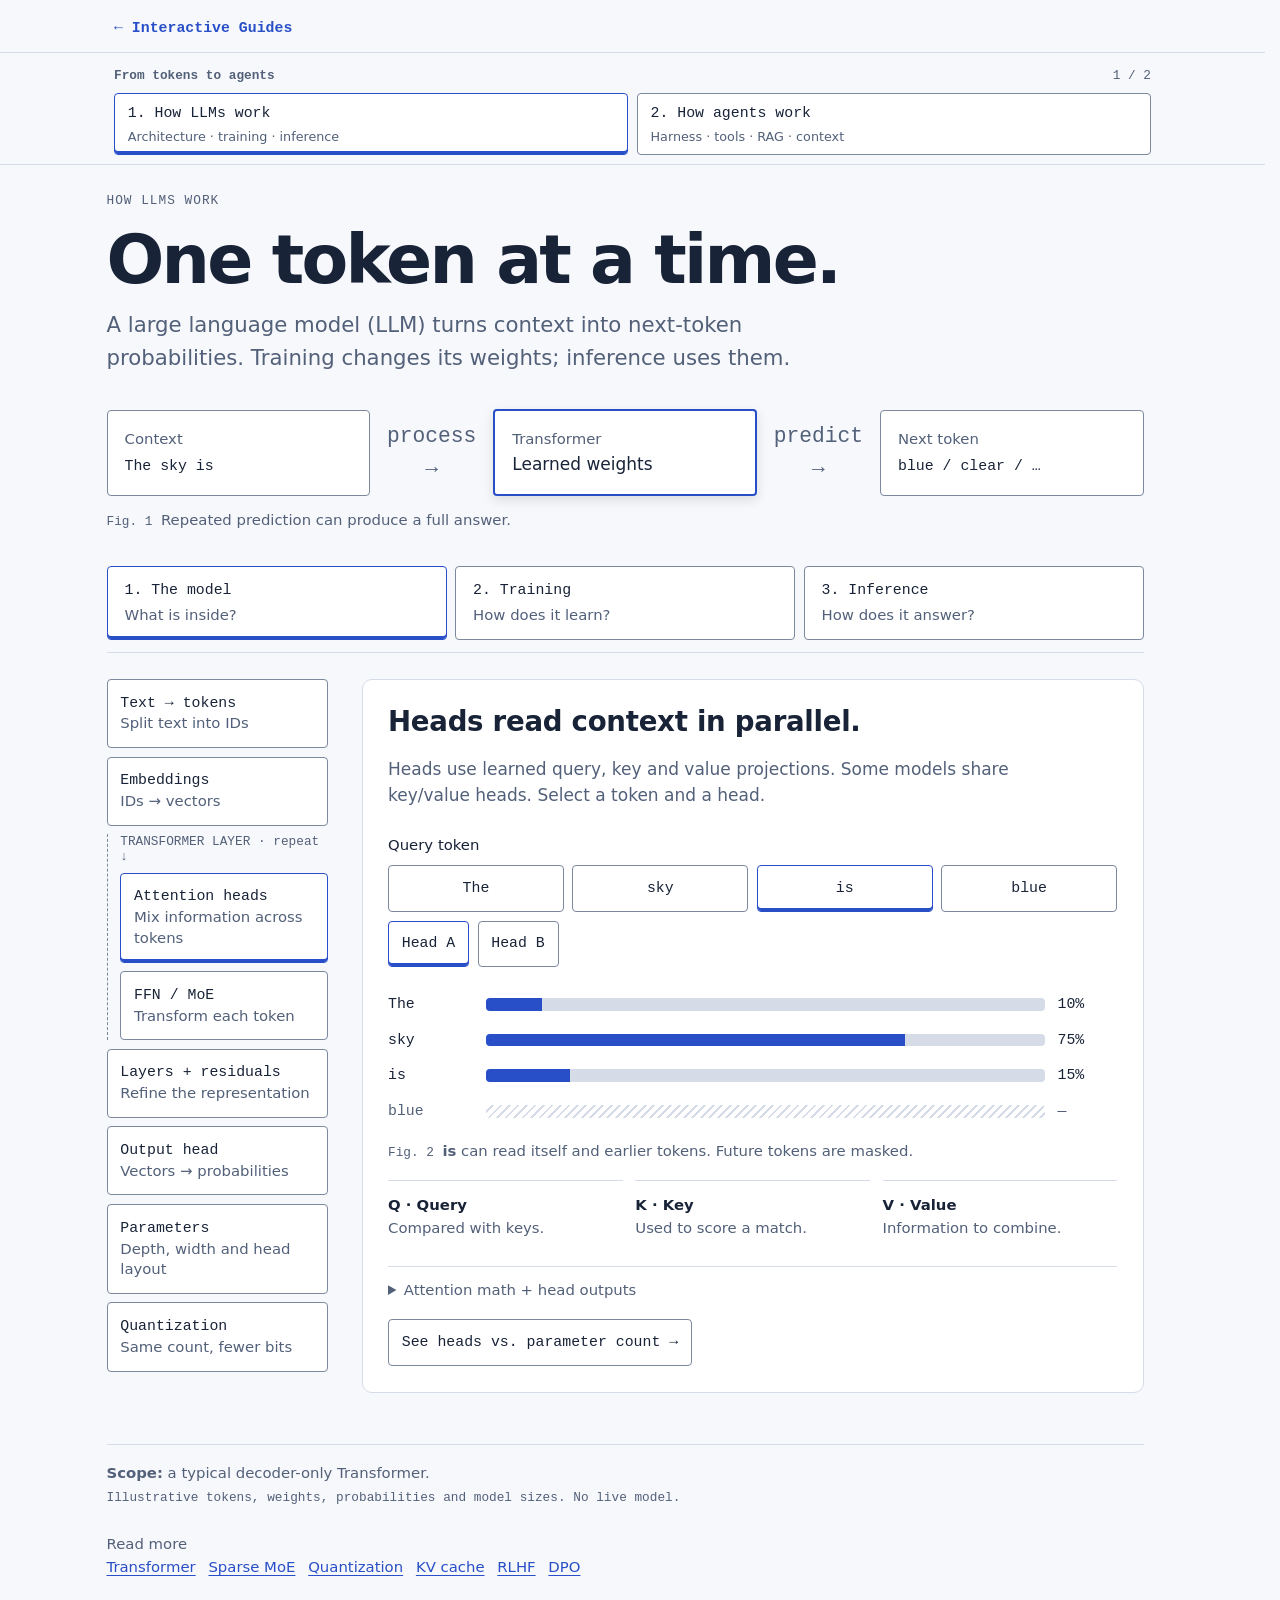
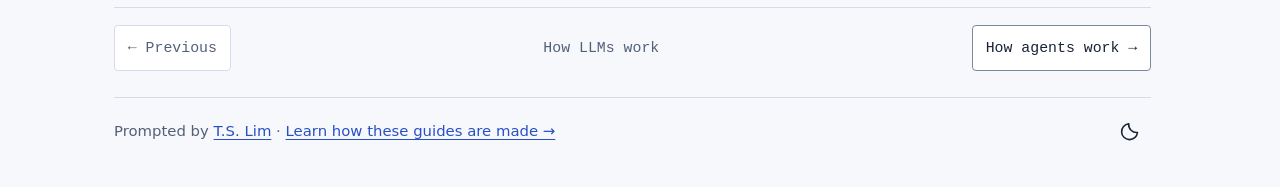
<file: from-tokens-to-agents.html>
<!doctype html>
<html lang="en"><head><meta charset="utf-8"><meta name="viewport" content="width=device-width,initial-scale=1"><meta name="color-scheme" content="light dark"><title>From tokens to agents</title><link rel="icon" type="image/svg+xml" href="assets/favicon.svg">
<style>
*{min-width:0}.book-header{position:sticky;top:0;z-index:20;background:var(--bg);border-bottom:1px solid var(--border)}.book-inner{max-width:64rem;margin:auto;padding:var(--s-3) var(--s-5) var(--s-2)}.book-heading{display:flex;align-items:baseline;gap:var(--s-3);margin-bottom:var(--s-2);font:var(--t-label)/1.5 var(--mono);color:var(--text-dim)}.book-label{flex:1;overflow:hidden;text-overflow:ellipsis;white-space:nowrap}.book-count{flex-shrink:0}.chapters{display:grid;grid-template-columns:repeat(2,minmax(0,1fr));gap:var(--s-2)}.chapters button{text-align:left;padding:var(--s-2) var(--s-3);font-family:var(--mono);font-size:.875rem}.chapters button small{display:block;margin-top:var(--s-1);font-family:var(--body);font-size:.75rem;color:var(--text-dim)}.chapters button[aria-selected=true]{border-color:var(--accent);box-shadow:inset 0 -3px var(--accent)}.chapter-panel{width:100%}.chapter-frame{display:block;width:100%;height:65rem;border:0;background:var(--bg)}.chapter-end{max-width:64rem;margin:auto;padding:0 var(--s-5) var(--s-3)}.chapter-end .guide-pager{margin-top:0}.chapter-end button{font:.875rem var(--mono)}.chapter-footer{max-width:64rem;margin:0 auto;padding:0 var(--s-5) var(--s-6);font-size:var(--t-small);color:var(--text-dim)}.sr-only{position:absolute;width:1px;height:1px;padding:0;margin:-1px;overflow:hidden;clip-path:inset(50%);white-space:nowrap;border:0}noscript{display:block;max-width:64rem;margin:auto;padding:var(--s-6)}
@media(max-width:700px){.book-inner{padding:var(--s-3) var(--s-4)}.chapters{gap:var(--s-2)}.chapters button{padding:var(--s-2);font-size:.875rem}.chapters button small{font-size:.75rem}.book-label{font-size:.75rem;letter-spacing:0}.chapter-end,.chapter-footer{padding-inline:var(--s-4)}}
@media(prefers-reduced-motion:reduce){*{scroll-behavior:auto!important}}
@media print{.book-header{position:static}.chapters,.chapter-end{display:none}.book-label{font-size:1rem}.chapter-panel[hidden]{display:block!important}.chapter-panel{break-before:page}}
</style>
<link id="shared-styles" rel="stylesheet" href="assets/shared.css">
  <!-- Google tag (gtag.js) -->
  <script async src="https://www.googletagmanager.com/gtag/js?id=G-EMMVX1MMKZ"></script>
  <script>
    window.dataLayer = window.dataLayer || [];
    function gtag(){dataLayer.push(arguments);}
    gtag('js', new Date());
    gtag('config', 'G-EMMVX1MMKZ');
  </script>
</head><body>
<nav class="site-nav" aria-label="Collection"><div class="site-nav-inner"><a class="site-home" href="index.html">← Interactive Guides</a></div></nav>
<header class="book-header"><div class="book-inner"><div class="book-heading"><strong class="book-label">From tokens to agents</strong><span class="book-count" id="chapter-count">1 / 2</span></div><nav class="chapters" role="tablist" aria-label="Guide chapters"><button id="chapter-tab-llm" data-chapter="llm" role="tab" aria-controls="chapter-llm" aria-selected="true" tabindex="0">1. How LLMs work<small>Architecture · training · inference</small></button><button id="chapter-tab-agents" data-chapter="agents" role="tab" aria-controls="chapter-agents" aria-selected="false" tabindex="-1">2. How agents work<small>Harness · tools · RAG · context</small></button></nav></div></header>
<main id="guide-content"><section class="chapter-panel" id="chapter-llm" role="tabpanel" aria-labelledby="chapter-tab-llm"><iframe id="frame-llm" class="chapter-frame" title="Chapter 1: How LLMs work — interactive examples"></iframe></section><section class="chapter-panel" id="chapter-agents" role="tabpanel" aria-labelledby="chapter-tab-agents" hidden><iframe id="frame-agents" class="chapter-frame" title="Chapter 2: How agents work — interactive examples"></iframe></section></main>
<div class="chapter-end"><nav class="guide-pager" aria-label="Previous or next chapter"><button id="chapter-previous" type="button" disabled>← Previous</button><span id="chapter-position">How LLMs work</span><button id="chapter-next" type="button">How agents work →</button></nav></div><footer class="chapter-footer"></footer><div id="chapter-announcement" class="sr-only" aria-live="polite"></div>
<noscript>Enable JavaScript to use this combined guide. It contains both chapters and all demos in one file: LLM architecture, parameters, quantization, training and inference; then agents, tools, skills, MCP, RAG and context.</noscript>
<!-- Each chapter is embedded in full. Frames isolate the existing CSS and demo state; they do not load separate files. -->
<script id="chapter-data" type="application/json">{"llm":"\u003c!doctype html\u003e\n\u003chtml lang=\"en\"\u003e\u003chead\u003e\u003cmeta charset=\"utf-8\"\u003e\u003cmeta name=\"viewport\" content=\"width=device-width,initial-scale=1\"\u003e\u003cmeta name=\"color-scheme\" content=\"light dark\"\u003e\u003ctitle\u003eInside an LLM — an interactive guide\u003c/title\u003e\u003clink rel=\"icon\" href=\"data:image/svg+xml,%3Csvg xmlns='http://www.w3.org/2000/svg' viewBox='0 0 40 40'%3E%3Crect width='40' height='40' rx='8' fill='%232c4cd0'/%3E%3Cpath d='M9 12h22M9 20h22M9 28h22' stroke='white' stroke-width='3'/%3E%3C/svg%3E\"\u003e\u003clink rel=\"preconnect\" href=\"https://fonts.googleapis.com\"\u003e\u003clink href=\"https://fonts.googleapis.com/css2?family=Atkinson+Hyperlegible+Next:wght@400;500;600\u0026family=Newsreader:opsz,wght@6..72,500\u0026family=Atkinson+Hyperlegible+Mono:wght@400;600\u0026display=swap\" rel=\"stylesheet\"\u003e\n\u003cstyle\u003e\n:root{color-scheme:light dark;--bg:#f7f7f4;--surface:#fff;--border:#e3e3dc;--border-bright:#8e8e8a;--text:#17191c;--text-dim:#575c63;--accent:#2c4cd0;--ok:#1d7443;--warn:#836000;--risk:#b3301d;--info:#1b6a94;--t-label:.75rem;--t-small:.875rem;--t-body:1rem;--t-lead:1.25rem;--t-h2:1.625rem;--t-h1:clamp(2.25rem,5.5vw,4rem);--s-1:.25rem;--s-2:.5rem;--s-3:.75rem;--s-4:1rem;--s-5:1.5rem;--s-6:2rem;--s-7:3rem;--s-8:4.5rem;--r-1:4px;--r-2:10px;--mono:'Atkinson Hyperlegible Mono',monospace;--body:'Atkinson Hyperlegible Next',sans-serif;--display:'Newsreader',Georgia,serif;--lift:rgb(18 22 20 / .12)}\n@media(prefers-color-scheme:dark){:root{--bg:#111316;--surface:#181b1f;--border:#262a30;--border-bright:#62676c;--text:#e8e8e3;--text-dim:#9ba1a9;--accent:#93a6ff;--ok:#6cc492;--warn:#e3b94d;--risk:#f0806b;--info:#6fb8dc;--lift:rgb(0 0 0 / .45)}}\n*{box-sizing:border-box;min-width:0}html{font-size:17px}body{margin:0;background:var(--bg);color:var(--text);font-family:var(--body);line-height:1.5;font-kerning:normal;font-synthesis:none}main{max-width:64rem;margin:auto;padding:var(--s-7) var(--s-5)}h1,h2,h3,p,figure{margin:0}h1,h2{font-family:var(--display);font-weight:500;line-height:1.1;letter-spacing:-.03em;text-wrap:balance}h1{font-size:var(--t-h1);margin:var(--s-3) 0}h2{font-size:var(--t-h2);margin-bottom:var(--s-4)}h3{font-size:1rem;font-weight:600}p{max-width:65ch;text-wrap:pretty}.eyebrow,.micro{font-family:var(--mono);font-size:var(--t-label);color:var(--text-dim)}.eyebrow{letter-spacing:.08em;text-transform:uppercase}.lead{font-size:var(--t-lead);color:var(--text-dim);max-width:55ch}button,select,input{font:inherit}button,select{color:var(--text);background:var(--surface);border:1px solid var(--border-bright);border-radius:var(--r-1);padding:var(--s-2) var(--s-3);font-family:var(--mono);font-size:var(--t-small)}button{cursor:pointer}button:hover,select:hover{border-color:var(--accent)}button:focus-visible,a:focus-visible,select:focus-visible,input:focus-visible,summary:focus-visible{outline:3px solid var(--accent);outline-offset:3px}button[aria-pressed=true],button[aria-selected=true]{border-color:var(--accent);box-shadow:inset 0 -3px var(--accent)}button:disabled{cursor:default;color:var(--text-dim);border-style:dashed}a{color:var(--accent);text-underline-offset:.2em}code,.mono{font-family:var(--mono);font-size:var(--t-small)}.overview{display:grid;grid-template-columns:1fr auto 1fr auto 1fr;align-items:center;gap:var(--s-4);margin:var(--s-6) 0 var(--s-3)}.overview .box{padding:var(--s-4);border:1px solid var(--border-bright);background:var(--surface);border-radius:var(--r-1)}.box small{display:block;color:var(--text-dim);font-size:var(--t-small)}.overview .focus{border:2px solid var(--accent);box-shadow:0 4px 12px var(--lift)}.arrow{font-family:var(--mono);font-size:var(--t-label);color:var(--text-dim);text-align:center}.arrow span{display:block;font-size:var(--t-lead)}figcaption{margin-top:var(--s-3);color:var(--text-dim);font-size:var(--t-small)}figcaption .mono{font-size:var(--t-label);margin-right:var(--s-2)}.tabs{display:flex;gap:var(--s-2);border-bottom:1px solid var(--border);padding-bottom:var(--s-3);margin:var(--s-6) 0 var(--s-5)}.tabs button{flex:1;text-align:left;padding:var(--s-3) var(--s-4)}.tabs small{display:block;font-family:var(--body);color:var(--text-dim);margin-top:var(--s-1);font-size:var(--t-small)}[hidden]{display:none!important}.workspace{display:grid;grid-template-columns:13rem minmax(0,1fr);gap:var(--s-6)}.parts{display:flex;flex-direction:column;gap:var(--s-2)}.parts button{text-align:left;padding:var(--s-3)}.parts button small{display:block;font-family:var(--body);color:var(--text-dim);font-size:var(--t-small)}.parts .repeat{border-left:1px dashed var(--border-bright);padding-left:var(--s-3);display:grid;gap:var(--s-2)}.repeat-label{font:var(--t-label) var(--mono);color:var(--text-dim)}.detail{border:1px solid var(--border);border-radius:var(--r-2);padding:var(--s-5);background:var(--surface);min-height:24rem}.detail .intro{margin-bottom:var(--s-5);color:var(--text-dim)}.controls{display:flex;flex-wrap:wrap;align-items:center;gap:var(--s-2);margin-bottom:var(--s-5)}.controls label{font-size:var(--t-small)}.token-row{display:flex;gap:var(--s-2);flex-wrap:wrap;align-items:center}.token{font-family:var(--mono);font-size:var(--t-small);padding:var(--s-2) var(--s-3);border:1px solid var(--border-bright);border-radius:var(--r-1);background:var(--bg)}.token.active{border:2px solid var(--accent);font-weight:600}.token.cached{border-bottom:3px solid var(--accent)}.token.fresh{border:2px dashed var(--accent)}.token small{display:block;color:var(--text-dim);font-family:var(--body)}.note{font-size:var(--t-small);color:var(--text-dim);margin-top:var(--s-4)}.bars{display:grid;gap:var(--s-3);margin:var(--s-4) 0}.barrow{display:grid;grid-template-columns:5rem minmax(0,1fr) 3.5rem;gap:var(--s-3);align-items:center;font-family:var(--mono);font-size:var(--t-small)}.track{height:.75rem;background:var(--border);border-radius:var(--r-1);overflow:hidden}.fill{height:100%;width:var(--value);background:var(--accent)}.barrow.blocked .track{background:repeating-linear-gradient(135deg,transparent,transparent 4px,var(--border) 4px,var(--border) 6px)}.barrow.blocked{color:var(--text-dim)}.formula{padding:var(--s-3) 0;border-top:1px solid var(--border);font-family:var(--mono);font-size:var(--t-small);overflow-wrap:anywhere}.scroll{overflow-x:auto}.drawing{width:100%;min-width:480px;display:block;height:auto}.drawing text{font-family:var(--body);font-size:16px;fill:var(--text)}.drawing .sub{font-family:var(--mono);font-size:13px;fill:var(--text-dim)}.drawing rect,.drawing circle{fill:var(--bg);stroke:var(--border-bright);stroke-width:1.5}.drawing .hot{stroke:var(--accent);stroke-width:2.5}.drawing .edge{fill:none;stroke:var(--text-dim);stroke-width:1.5;marker-end:url(#arrow)}.drawing .hotedge{stroke:var(--accent);stroke-width:2.5}.drawing .idle{stroke-dasharray:5 4}.smallgrid{display:grid;grid-template-columns:repeat(3,minmax(0,1fr));gap:var(--s-3);margin-top:var(--s-4)}.smallgrid div{border-top:1px solid var(--border);padding-top:var(--s-3);font-size:var(--t-small)}.smallgrid strong{display:block}.smallgrid span{color:var(--text-dim)}details{margin-top:var(--s-5);border-top:1px solid var(--border);padding-top:var(--s-3);font-size:var(--t-small)}summary{cursor:pointer;color:var(--text-dim)}details p{margin-top:var(--s-3)}.stepnav{display:grid;grid-template-columns:repeat(4,minmax(0,1fr));gap:var(--s-2);margin-bottom:var(--s-5)}.stepnav button{text-align:left}.train-layout,.infer-layout{display:grid;grid-template-columns:minmax(0,1.35fr) minmax(0,1fr);gap:var(--s-6)}.stage{border:1px solid var(--border);padding:var(--s-5);border-radius:var(--r-2);background:var(--surface)}.stage h2{margin-bottom:var(--s-4)}.stage .micro{margin-bottom:var(--s-3)}.aligned{display:grid;grid-template-columns:repeat(4,minmax(0,1fr));gap:var(--s-2);margin:var(--s-4) 0}.aligned div{text-align:center}.aligned .token{padding:var(--s-2)}.down{color:var(--text-dim);font:var(--t-label) var(--mono);margin:var(--s-2) 0}.callout{border-top:1px solid var(--border);padding-top:var(--s-4);margin-top:var(--s-5)}.callout strong{display:block}.step-footer{display:flex;align-items:center;justify-content:space-between;margin-top:var(--s-5);gap:var(--s-3)}.primary{background:var(--accent);color:var(--surface);border-color:var(--accent)}@media(prefers-color-scheme:dark){.primary{color:var(--bg)}}.progress{display:flex;gap:var(--s-1)}.progress span{height:4px;width:var(--s-5);background:var(--border-bright)}.progress .done{background:var(--accent)}.lossmark{font-family:var(--mono);font-size:var(--t-small);margin:var(--s-3) 0}.weights{display:grid;grid-template-columns:repeat(6,1fr);gap:var(--s-2);max-width:20rem;margin:var(--s-5) 0}.weights span{aspect-ratio:1;border:1px solid var(--border-bright);display:grid;place-items:center;font:var(--t-label) var(--mono);background:var(--bg)}.weights.changed span:nth-child(3n+1){border:2px solid var(--accent)}.status{display:inline-block;font-family:var(--mono);font-size:var(--t-label);border:1px solid var(--border-bright);padding:var(--s-1) var(--s-2);border-radius:var(--r-1);margin-bottom:var(--s-4)}input[type=range]{accent-color:var(--accent);width:100%;margin:var(--s-3) 0}.infer-context{min-height:7rem;align-content:start}.cache-line{margin-top:var(--s-5);padding-top:var(--s-3);border-top:1px solid var(--border)}.infer-buttons{display:flex;gap:var(--s-2);margin-top:var(--s-5);flex-wrap:wrap}.muted{color:var(--text-dim)}footer{border-top:1px solid var(--border);margin-top:var(--s-7);padding-top:var(--s-4);display:flex;gap:var(--s-5);justify-content:space-between;flex-wrap:wrap;font-size:var(--t-small);color:var(--text-dim)}footer a{margin-right:var(--s-3)}.footer-note{font-size:var(--t-label);font-family:var(--mono)}noscript{display:block;padding:var(--s-5);border:1px solid var(--risk)}\n@media(max-width:700px){main{padding:var(--s-5) var(--s-4)}.overview{gap:var(--s-2)}.overview .box{padding:var(--s-2);font-size:var(--t-small)}.overview .box small{font-size:var(--t-label)}.arrow{font-size:var(--t-label)}.arrow .verb{display:none}.tabs button{padding:var(--s-2);font-size:var(--t-small)}.tabs small{font-size:var(--t-label)}.workspace,.train-layout,.infer-layout{grid-template-columns:minmax(0,1fr);gap:var(--s-4)}.parts{display:grid;grid-template-columns:repeat(2,minmax(0,1fr))}.parts .repeat{grid-column:1/-1;grid-template-columns:repeat(2,minmax(0,1fr));border-left:0;padding-left:0}.repeat-label{grid-column:1/-1}.parts button small{font-size:var(--t-label)}.detail,.stage{padding:var(--s-4);min-height:0}.stepnav{grid-template-columns:repeat(2,minmax(0,1fr))}.smallgrid{gap:var(--s-2)}.aligned{gap:var(--s-1)}.aligned .token{font-size:var(--t-label);padding:var(--s-2) var(--s-1)}}\n@media(prefers-reduced-motion:no-preference){.detail,.stage{animation:appear .3s ease-out}@keyframes appear{from{opacity:.3;transform:translateY(.5rem)}to{opacity:1;transform:none}}}\n@media print{body{background:white;color:black}.tabs,.controls,.stepnav,.infer-buttons,footer,.parts{display:none}.panel[hidden]{display:block!important}.panel{margin-top:2rem;break-inside:avoid}.workspace{display:block}.detail,.stage{animation:none;box-shadow:none}}\n\n.training-switch{padding-bottom:var(--s-4);border-bottom:1px solid var(--border)}.post-intro{margin-bottom:var(--s-5);color:var(--text-dim)}.post-flow{display:grid;grid-template-columns:minmax(0,1fr) auto minmax(0,1fr) auto minmax(0,1fr);gap:var(--s-3);align-items:center}.post-node{align-self:stretch;border:1px solid var(--border-bright);border-radius:var(--r-1);padding:var(--s-4);background:var(--bg)}.post-node strong,.post-node span{display:block}.post-node span{margin-top:var(--s-2);font-size:var(--t-small);color:var(--text-dim)}.post-node.is-update{border:2px solid var(--accent)}.post-edge{display:grid;gap:var(--s-1);text-align:center;max-width:8ch;font:var(--t-label) var(--mono);color:var(--text-dim)}.post-edge span:last-child{font-size:var(--t-lead)}#open-posttraining{margin-top:var(--s-3)}.post-endnote{margin-top:var(--s-5);padding-top:var(--s-4);border-top:1px solid var(--border);color:var(--text-dim);font-size:var(--t-small)}.post-endnote strong{color:var(--text)}@media(max-width:900px){.post-flow{grid-template-columns:minmax(0,1fr)}.post-edge{display:flex;align-items:center;gap:var(--s-2);max-width:none;justify-content:center}.post-edge span:last-child{transform:rotate(90deg)}}\n\n/* Parameter count and weight precision share one architecture model. */\n.size-controls{display:grid;grid-template-columns:repeat(2,minmax(0,1fr));gap:var(--s-3) var(--s-4);margin-bottom:var(--s-5)}.size-controls label{display:grid;gap:var(--s-2);font-size:var(--t-small)}.size-controls select{width:100%;max-width:100%;font-size:var(--t-small)}.size-total{display:grid;gap:var(--s-2);margin-bottom:var(--s-4)}.size-total strong{font-size:var(--t-h2);font-weight:600;letter-spacing:-.03em;line-height:1.2;font-variant-numeric:tabular-nums}.size-bars{display:grid;gap:var(--s-3)}.size-barrow{display:grid;grid-template-columns:8rem minmax(0,1fr) 5rem;align-items:center;gap:var(--s-3);font-size:var(--t-small)}.size-barrow\u003espan:last-child{font-family:var(--mono);font-size:var(--t-small);text-align:right;font-variant-numeric:tabular-nums}.size-barrow .fill{background:var(--border-bright)}.size-barrow:first-child .fill,.storage-bars .selected .fill{background:var(--accent)}.storage-bars .size-barrow:not(.selected) .fill{background:var(--border-bright)}.storage-bars .selected{font-weight:600}.head-figure{border-top:1px solid var(--border);padding-top:var(--s-4);margin-top:var(--s-5)}.head-partition{display:grid;grid-template-columns:repeat(var(--heads),minmax(0,1fr));gap:2px;height:var(--s-5);margin:var(--s-3) 0}.head-partition span{background:var(--bg);border:1px solid var(--border-bright)}.head-partition span:first-child{background:var(--accent);border-color:var(--accent)}.head-equation{font:var(--t-small) var(--mono);font-variant-numeric:tabular-nums}.head-figure figcaption{font-size:var(--t-small)}.size-jump{margin-top:var(--s-4)}.bit-example{margin-top:var(--s-5);padding-top:var(--s-4);border-top:1px solid var(--border)}.bit-strip{display:grid;grid-template-columns:repeat(16,minmax(0,1fr));gap:var(--s-1);margin:var(--s-3) 0;height:var(--s-5)}.bit-strip span{border:1px dashed var(--border-bright);border-radius:var(--r-1)}.bit-strip .used{background:var(--accent);border:1px solid var(--accent)}\n@media(max-width:700px){.size-barrow{grid-template-columns:6rem minmax(0,1fr) 4.5rem;gap:var(--s-2)}.size-controls{gap:var(--s-3) var(--s-2)}.size-controls select{padding:var(--s-2) var(--s-1);font-size:var(--t-label)}}\n\u003c/style\u003e\u003cstyle\u003emain{padding-top:var(--s-5);padding-bottom:var(--s-5)}html{overflow-y:hidden}body{margin:0}.series{margin-bottom:var(--s-3)}\u003c/style\u003e\u003c/head\u003e\u003cbody\u003e\n\u003csvg width=\"0\" height=\"0\" aria-hidden=\"true\" style=\"position:absolute\"\u003e\u003cdefs\u003e\u003cmarker id=\"arrow\" viewBox=\"0 0 10 10\" refX=\"9\" refY=\"5\" markerWidth=\"6\" markerHeight=\"6\" orient=\"auto-start-reverse\"\u003e\u003cpath d=\"M0 0 10 5 0 10Z\" fill=\"context-stroke\"/\u003e\u003c/marker\u003e\u003c/defs\u003e\u003c/svg\u003e\n\u003cmain\u003e\u003cheader\u003e\u003cdiv class=\"eyebrow\"\u003eHow LLMs work\u003c/div\u003e\u003ch1\u003eOne token at a time.\u003c/h1\u003e\u003cp class=\"lead\"\u003eA large language model (LLM) turns context into next-token probabilities. Training changes its weights; inference uses them.\u003c/p\u003e\u003c/header\u003e\n\u003cfigure\u003e\u003cdiv class=\"overview\" role=\"img\" aria-label=\"Context tokens pass through a Transformer to produce probabilities for the next token.\"\u003e\u003cdiv class=\"box\"\u003e\u003csmall\u003eContext\u003c/small\u003e\u003cspan class=\"mono\"\u003eThe sky is\u003c/span\u003e\u003c/div\u003e\u003cdiv class=\"arrow\"\u003e\u003cspan class=\"verb\"\u003eprocess\u003c/span\u003e\u003cspan\u003e→\u003c/span\u003e\u003c/div\u003e\u003cdiv class=\"box focus\"\u003e\u003csmall\u003eTransformer\u003c/small\u003eLearned weights\u003c/div\u003e\u003cdiv class=\"arrow\"\u003e\u003cspan class=\"verb\"\u003epredict\u003c/span\u003e\u003cspan\u003e→\u003c/span\u003e\u003c/div\u003e\u003cdiv class=\"box\"\u003e\u003csmall\u003eNext token\u003c/small\u003e\u003cspan class=\"mono\"\u003eblue / clear / …\u003c/span\u003e\u003c/div\u003e\u003c/div\u003e\u003cfigcaption\u003e\u003cspan class=\"mono\"\u003eFig. 1\u003c/span\u003eRepeated prediction can produce a full answer.\u003c/figcaption\u003e\u003c/figure\u003e\n\u003cnav class=\"tabs\" role=\"tablist\" aria-label=\"Guide views\"\u003e\u003cbutton role=\"tab\" id=\"tab-model\" aria-controls=\"model\" aria-selected=\"true\" tabindex=\"0\" data-tab=\"model\"\u003e1. The model\u003csmall\u003eWhat is inside?\u003c/small\u003e\u003c/button\u003e\u003cbutton role=\"tab\" id=\"tab-training\" aria-controls=\"training\" aria-selected=\"false\" tabindex=\"-1\" data-tab=\"training\"\u003e2. Training\u003csmall\u003eHow does it learn?\u003c/small\u003e\u003c/button\u003e\u003cbutton role=\"tab\" id=\"tab-inference\" aria-controls=\"inference\" aria-selected=\"false\" tabindex=\"-1\" data-tab=\"inference\"\u003e3. Inference\u003csmall\u003eHow does it answer?\u003c/small\u003e\u003c/button\u003e\u003c/nav\u003e\n\u003cnoscript\u003eEnable JavaScript to use the guide. A Transformer combines token information with attention, then transforms each token with an FFN. Training uses prediction errors to update weights. Inference keeps weights fixed and generates one token at a time.\u003c/noscript\u003e\n\u003csection class=\"panel\" id=\"model\" role=\"tabpanel\" aria-labelledby=\"tab-model\"\u003e\u003cdiv class=\"workspace\"\u003e\u003cdiv class=\"parts\" aria-label=\"Select a model component\"\u003e\u003cbutton data-part=\"tokens\" aria-pressed=\"false\"\u003eText → tokens\u003csmall\u003eSplit text into IDs\u003c/small\u003e\u003c/button\u003e\u003cbutton data-part=\"embedding\" aria-pressed=\"false\"\u003eEmbeddings\u003csmall\u003eIDs → vectors\u003c/small\u003e\u003c/button\u003e\u003cdiv class=\"repeat\"\u003e\u003cspan class=\"repeat-label\"\u003eTRANSFORMER LAYER · repeat ↓\u003c/span\u003e\u003cbutton data-part=\"attention\" aria-pressed=\"true\"\u003eAttention heads\u003csmall\u003eMix information across tokens\u003c/small\u003e\u003c/button\u003e\u003cbutton data-part=\"ffn\" aria-pressed=\"false\"\u003eFFN / MoE\u003csmall\u003eTransform each token\u003c/small\u003e\u003c/button\u003e\u003c/div\u003e\u003cbutton data-part=\"layers\" aria-pressed=\"false\"\u003eLayers + residuals\u003csmall\u003eRefine the representation\u003c/small\u003e\u003c/button\u003e\u003cbutton data-part=\"output\" aria-pressed=\"false\"\u003eOutput head\u003csmall\u003eVectors → probabilities\u003c/small\u003e\u003c/button\u003e\u003cbutton data-part=\"parameters\" aria-pressed=\"false\"\u003eParameters\u003csmall\u003eDepth, width and head layout\u003c/small\u003e\u003c/button\u003e\u003cbutton data-part=\"quantization\" aria-pressed=\"false\"\u003eQuantization\u003csmall\u003eSame count, fewer bits\u003c/small\u003e\u003c/button\u003e\u003c/div\u003e\u003cdiv class=\"detail\" id=\"model-detail\" aria-live=\"polite\"\u003e\u003c/div\u003e\u003c/div\u003e\u003c/section\u003e\n\u003csection class=\"panel\" id=\"training\" role=\"tabpanel\" aria-labelledby=\"tab-training\" hidden\u003e\u003cdiv class=\"controls training-switch\" aria-label=\"Training phase\"\u003e\u003cbutton data-training-mode=\"pretraining\" aria-pressed=\"true\"\u003ePretraining\u003c/button\u003e\u003cbutton data-training-mode=\"posttraining\" aria-pressed=\"false\"\u003ePost-training · SFT / RLHF / more\u003c/button\u003e\u003c/div\u003e\u003cdiv id=\"pretraining-view\"\u003e\u003cdiv class=\"stepnav\" aria-label=\"Training steps\"\u003e\u003cbutton data-step=\"0\" aria-pressed=\"true\"\u003e1. Predict\u003c/button\u003e\u003cbutton data-step=\"1\" aria-pressed=\"false\"\u003e2. Measure error\u003c/button\u003e\u003cbutton data-step=\"2\" aria-pressed=\"false\"\u003e3. Backpropagate\u003c/button\u003e\u003cbutton data-step=\"3\" aria-pressed=\"false\"\u003e4. Update\u003c/button\u003e\u003c/div\u003e\u003cdiv class=\"train-layout\"\u003e\u003cfigure class=\"stage\"\u003e\u003cdiv class=\"micro\"\u003eNEXT-TOKEN PRETRAINING · one toy batch\u003c/div\u003e\u003cdiv id=\"train-picture\"\u003e\u003c/div\u003e\u003cfigcaption id=\"train-caption\"\u003e\u003c/figcaption\u003e\u003c/figure\u003e\u003cdiv class=\"stage\"\u003e\u003ch2 id=\"train-title\"\u003e\u003c/h2\u003e\u003cp id=\"train-text\"\u003e\u003c/p\u003e\u003cdiv id=\"train-extra\"\u003e\u003c/div\u003e\u003cdiv class=\"callout\"\u003e\u003cstrong\u003eTraining changes parameters.\u003c/strong\u003e\u003cp class=\"muted\"\u003eRepeat over many batches. Instruction tuning then trains on desired responses, including tool requests. Preference training uses feedback to shape behavior.\u003c/p\u003e\u003c/div\u003e\u003cbutton id=\"open-posttraining\"\u003eHow does it become an assistant? →\u003c/button\u003e\u003cdiv class=\"step-footer\"\u003e\u003cbutton id=\"train-next\" class=\"primary\"\u003eNext step →\u003c/button\u003e\u003cdiv class=\"progress\" aria-label=\"Step 1 of 4\" id=\"train-progress\"\u003e\u003c/div\u003e\u003c/div\u003e\u003c/div\u003e\u003c/div\u003e\u003c/div\u003e\u003cdiv id=\"posttraining-view\" hidden\u003e\u003cp class=\"post-intro\"\u003ePretraining learns prediction. Post-training shapes responses. These methods can be alternatives or combined—not a required sequence.\u003c/p\u003e\u003cdiv class=\"workspace\"\u003e\u003cdiv class=\"parts\" aria-label=\"Choose a post-training method\"\u003e\u003cbutton data-post-method=\"sft\" aria-pressed=\"true\"\u003eSFT\u003csmall\u003eLearn from target responses\u003c/small\u003e\u003c/button\u003e\u003cbutton data-post-method=\"rlhf\" aria-pressed=\"false\"\u003eRLHF\u003csmall\u003eHuman feedback → reward\u003c/small\u003e\u003c/button\u003e\u003cbutton data-post-method=\"dpo\" aria-pressed=\"false\"\u003eDPO\u003csmall\u003eDirect preference loss\u003c/small\u003e\u003c/button\u003e\u003cbutton data-post-method=\"rlaif\" aria-pressed=\"false\"\u003eRLAIF\u003csmall\u003eAI feedback → reward\u003c/small\u003e\u003c/button\u003e\u003cbutton data-post-method=\"rlvr\" aria-pressed=\"false\"\u003eRLVR\u003csmall\u003eCheckable outcomes → reward\u003c/small\u003e\u003c/button\u003e\u003c/div\u003e\u003cdiv class=\"detail\" id=\"posttraining-detail\" aria-live=\"polite\"\u003e\u003c/div\u003e\u003c/div\u003e\u003cp class=\"post-endnote\"\u003e\u003cstrong\u003eTraining changes weights; RAG supplies context.\u003c/strong\u003e Post-training can improve instruction following and tool requests. It does not guarantee correct or safe outputs, and it does not execute tools.\u003c/p\u003e\u003cdetails\u003e\u003csummary\u003eWhere do PPO, GRPO and synthetic data fit?\u003c/summary\u003e\u003cp\u003ePPO (proximal policy optimization) and GRPO (group relative policy optimization) are examples of reinforcement-learning update algorithms. They are not feedback sources or model architectures.\u003c/p\u003e\u003cp\u003eSynthetic data means examples or labels generated by software, often another model. It can supply SFT examples or preference data. It is a data source, not a separate training objective.\u003c/p\u003e\u003cp\u003eFine-tuning can update all model weights or a smaller trainable subset, such as adapters trained with low-rank adaptation (LoRA). The training objective and the choice of trainable parameters are separate decisions.\u003c/p\u003e\u003c/details\u003e\u003c/div\u003e\u003c/section\u003e\n\u003csection class=\"panel\" id=\"inference\" role=\"tabpanel\" aria-labelledby=\"tab-inference\" hidden\u003e\u003cdiv class=\"infer-layout\"\u003e\u003cfigure class=\"stage\"\u003e\u003cspan class=\"status\" id=\"infer-phase\"\u003eREADY · weights fixed\u003c/span\u003e\u003ch2\u003eRead once. Then extend.\u003c/h2\u003e\u003cdiv class=\"token-row infer-context\" id=\"infer-context\" aria-label=\"Current context\"\u003e\u003c/div\u003e\u003cdiv class=\"cache-line\"\u003e\u003cdiv class=\"micro\"\u003eKEY–VALUE (KV) CACHE\u003c/div\u003e\u003cp id=\"cache-text\" class=\"note\"\u003e\u003c/p\u003e\u003c/div\u003e\u003cdiv class=\"infer-buttons\"\u003e\u003cbutton id=\"infer-action\" class=\"primary\"\u003eRun prefill →\u003c/button\u003e\u003cbutton id=\"infer-reset\"\u003eReset\u003c/button\u003e\u003c/div\u003e\u003cfigcaption\u003e\u003cspan class=\"mono\"\u003eFig. 4\u003c/span\u003e\u003cspan id=\"infer-caption\"\u003ePrefill processes all prompt tokens with causal attention.\u003c/span\u003e\u003c/figcaption\u003e\u003c/figure\u003e\u003cdiv class=\"stage\"\u003e\u003cdiv class=\"controls\"\u003e\u003clabel for=\"temp\"\u003eTemperature \u003coutput id=\"temp-value\"\u003e1.0\u003c/output\u003e\u003c/label\u003e\u003c/div\u003e\u003cinput id=\"temp\" type=\"range\" min=\"0.2\" max=\"2\" step=\"0.1\" value=\"1\" aria-label=\"Sampling temperature\"\u003e\u003cdiv class=\"micro\"\u003eLOWER: MORE CONCENTRATED · HIGHER: FLATTER\u003c/div\u003e\u003cdiv id=\"infer-probs\" class=\"bars\" aria-live=\"polite\"\u003e\u003c/div\u003e\u003cp id=\"infer-explanation\" class=\"note\"\u003eRun prefill to get the first next-token distribution.\u003c/p\u003e\u003cdetails\u003e\u003csummary\u003eWhat the cache saves\u003c/summary\u003e\u003cp\u003eEach attention layer stores earlier key and value vectors. Decode computes the new token’s vectors and attends to the cached prefix. It still runs the model’s layers for the new token. The cache is not a store of finished answers. Weight quantization does not automatically reduce cache precision or cache size.\u003c/p\u003e\u003c/details\u003e\u003c/div\u003e\u003c/div\u003e\u003c/section\u003e\n\u003cfooter\u003e\u003cdiv\u003e\u003cstrong\u003eScope:\u003c/strong\u003e a typical decoder-only Transformer.\u003cbr\u003e\u003cspan class=\"footer-note\"\u003eIllustrative tokens, weights, probabilities and model sizes. No live model.\u003c/span\u003e\u003c/div\u003e\u003cdiv\u003eRead more\u003cbr\u003e\u003ca href=\"https://arxiv.org/abs/1706.03762\" target=\"_blank\" rel=\"noopener\"\u003eTransformer\u003c/a\u003e\u003ca href=\"https://arxiv.org/abs/2101.03961\" target=\"_blank\" rel=\"noopener\"\u003eSparse MoE\u003c/a\u003e\u003ca href=\"https://huggingface.co/docs/transformers/quantization/overview\" target=\"_blank\" rel=\"noopener\"\u003eQuantization\u003c/a\u003e\u003ca href=\"https://huggingface.co/docs/transformers/cache_explanation\" target=\"_blank\" rel=\"noopener\"\u003eKV cache\u003c/a\u003e\u003ca href=\"https://arxiv.org/abs/2203.02155\" target=\"_blank\" rel=\"noopener\"\u003eRLHF\u003c/a\u003e\u003ca href=\"https://arxiv.org/abs/2305.18290\" target=\"_blank\" rel=\"noopener\"\u003eDPO\u003c/a\u003e\u003c/div\u003e\u003c/footer\u003e\n\u003c/main\u003e\u003cscript\u003e\nconst $=s=\u003edocument.querySelector(s), $$=s=\u003e[...document.querySelectorAll(s)];\nconst tabs=$$('[data-tab]');function showTab(name){tabs.forEach(b=\u003e{const on=b.dataset.tab===name;b.setAttribute('aria-selected',on);b.tabIndex=on?0:-1;$('#'+b.dataset.tab).hidden=!on;});}tabs.forEach((b,i)=\u003e{b.onclick=()=\u003eshowTab(b.dataset.tab);b.onkeydown=e=\u003e{let n=i;if(e.key==='ArrowRight')n=(i+1)%3;else if(e.key==='ArrowLeft')n=(i+2)%3;else if(e.key==='Home')n=0;else if(e.key==='End')n=2;else return;e.preventDefault();showTab(tabs[n].dataset.tab);tabs[n].focus();};});\nfunction bars(labels,values,blocked=[]){return '\u003cdiv class=\"bars\"\u003e'+labels.map((x,i)=\u003e`\u003cdiv class=\"barrow ${blocked.includes(i)?'blocked':''}\"\u003e\u003cspan\u003e${x}\u003c/span\u003e\u003cdiv class=\"track\"\u003e\u003cdiv class=\"fill\" style=\"--value:${values[i]*100}%\"\u003e\u003c/div\u003e\u003c/div\u003e\u003cspan\u003e${blocked.includes(i)?'—':Math.round(values[i]*100)+'%'}\u003c/span\u003e\u003c/div\u003e`).join('')+'\u003c/div\u003e';}\nfunction svg(content,label){return `\u003cdiv class=\"scroll\"\u003e\u003csvg class=\"drawing\" viewBox=\"0 0 560 220\" role=\"img\" aria-label=\"${label}\"\u003e${content}\u003c/svg\u003e\u003c/div\u003e`;}\nfunction node(x,y,w,h,title,sub='',cls=''){return `\u003crect class=\"${cls}\" x=\"${x}\" y=\"${y}\" width=\"${w}\" height=\"${h}\" rx=\"4\"/\u003e\u003ctext x=\"${x+12}\" y=\"${y+26}\"\u003e${title}\u003c/text\u003e${sub?`\u003ctext class=\"sub\" x=\"${x+12}\" y=\"${y+47}\"\u003e${sub}\u003c/text\u003e`:''}`;}\nlet head=0,query=2,moe=false;\nconst attentionData=[[[1,0,0,0],[.7,.3,0,0],[.1,.75,.15,0],[.08,.55,.17,.2]],[[1,0,0,0],[.2,.8,0,0],[.1,.2,.7,0],[.05,.1,.65,.2]]];\nconst words=['The','sky','is','blue'];\nfunction attention(){return `\u003ch2\u003eHeads read context in parallel.\u003c/h2\u003e\u003cp class=\"intro\"\u003eHeads use learned query, key and value projections. Some models share key/value heads. Select a token and a head.\u003c/p\u003e\u003cdiv class=\"controls\"\u003e\u003clabel for=\"query\"\u003eQuery token\u003c/label\u003e\u003cselect id=\"query\"\u003e${words.map((w,i)=\u003e`\u003coption value=\"${i}\" ${i===query?'selected':''}\u003e${w}\u003c/option\u003e`).join('')}\u003c/select\u003e\u003cbutton data-head=\"0\" aria-pressed=\"${head===0}\"\u003eHead A\u003c/button\u003e\u003cbutton data-head=\"1\" aria-pressed=\"${head===1}\"\u003eHead B\u003c/button\u003e\u003c/div\u003e\u003cfigure\u003e\u003cdiv id=\"attn-bars\"\u003e${bars(words,attentionData[head][query],words.map((_,i)=\u003ei).filter(i=\u003ei\u003equery))}\u003c/div\u003e\u003cfigcaption\u003e\u003cspan class=\"mono\"\u003eFig. 2\u003c/span\u003e\u003cstrong\u003e${words[query]}\u003c/strong\u003e can read itself and earlier tokens. Future tokens are masked.\u003c/figcaption\u003e\u003c/figure\u003e\u003cdiv class=\"smallgrid\"\u003e\u003cdiv\u003e\u003cstrong\u003eQ · Query\u003c/strong\u003e\u003cspan\u003eCompared with keys.\u003c/span\u003e\u003c/div\u003e\u003cdiv\u003e\u003cstrong\u003eK · Key\u003c/strong\u003e\u003cspan\u003eUsed to score a match.\u003c/span\u003e\u003c/div\u003e\u003cdiv\u003e\u003cstrong\u003eV · Value\u003c/strong\u003e\u003cspan\u003eInformation to combine.\u003c/span\u003e\u003c/div\u003e\u003c/div\u003e\u003cdetails\u003e\u003csummary\u003eAttention math + head outputs\u003c/summary\u003e\u003cp class=\"formula\"\u003esoftmax(QKᵀ / √dₖ + causal mask)V\u003c/p\u003e\u003cp\u003eSoftmax turns allowed scores into attention weights. A head returns a weighted sum of values. The model joins head outputs, then applies an output projection. These toy heads have no fixed linguistic roles.\u003c/p\u003e\u003cp\u003eHeads divide a layer’s attention width. More heads at the same total width need not add parameters.\u003c/p\u003e\u003c/details\u003e\u003cbutton class=\"size-jump\" data-part-link=\"parameters\"\u003eSee heads vs. parameter count →\u003c/button\u003e`;}\nfunction ffnDiagram(){if(!moe)return svg(`\u003cpath class=\"edge\" d=\"M115 106H186\"/\u003e\u003ctext class=\"sub\" x=\"121\" y=\"90\"\u003eexpand\u003c/text\u003e\u003cpath class=\"edge\" d=\"M365 106H435\"/\u003e\u003ctext class=\"sub\" x=\"373\" y=\"90\"\u003eproject\u003c/text\u003e${node(0,73,115,66,'Token x','one vector')}${node(190,59,175,94,'Dense FFN','nonlinearity','hot')}${node(440,73,118,66,'Update','same width')}\u003ctext class=\"sub\" x=\"190\" y=\"183\"\u003eSame network for every token\u003c/text\u003e`,'A dense feed-forward network expands a token vector, applies a nonlinearity, and projects it back.');return svg(`\u003cpath class=\"edge hotedge\" d=\"M110 110H160V40H234\"/\u003e\u003cpath class=\"edge idle\" d=\"M160 110V100H234\"/\u003e\u003cpath class=\"edge hotedge\" d=\"M160 110V160H234\"/\u003e\u003cpath class=\"edge hotedge\" d=\"M355 40H398V110H435\"/\u003e\u003cpath class=\"edge hotedge\" d=\"M355 160H398V110\"/\u003e\u003ctext class=\"sub\" x=\"164\" y=\"20\"\u003eroute\u003c/text\u003e\u003ctext class=\"sub\" x=\"412\" y=\"87\"\u003ecombine\u003c/text\u003e${node(0,77,110,66,'Router','token x')}${node(240,14,115,48,'Expert A','','hot')}${node(240,76,115,48,'Expert B','','idle')}${node(240,138,115,48,'Expert C','','hot')}${node(440,77,118,66,'Update','weighted sum')}\u003ctext class=\"sub\" x=\"240\" y=\"211\"\u003eA + C active · B skipped\u003c/text\u003e`,'A learned router selects two of three expert feed-forward networks and combines their outputs.');}\nfunction ffn(){return `\u003ch2\u003e${moe?'MoE selects a few expert networks.':'The FFN transforms each token.'}\u003c/h2\u003e\u003cp class=\"intro\"\u003eAttention mixes tokens. A feed-forward network (FFN) transforms each token’s vector independently.\u003c/p\u003e\u003cdiv class=\"controls\"\u003e\u003cbutton data-moe=\"false\" aria-pressed=\"${!moe}\"\u003eDense FFN\u003c/button\u003e\u003cbutton data-moe=\"true\" aria-pressed=\"${moe}\"\u003eSparse MoE\u003c/button\u003e\u003c/div\u003e\u003cfigure\u003e${ffnDiagram()}\u003cfigcaption\u003e\u003cspan class=\"mono\"\u003eFig. 2\u003c/span\u003e${moe?'A mixture of experts (MoE) replaces some FFNs with routed expert FFNs.':'Learned matrices and a nonlinearity produce an update for each token.'}\u003c/figcaption\u003e\u003c/figure\u003e\u003cp class=\"note\"\u003e${moe?'More total parameters, with only a subset used per token. Experts still need memory. Routing adds communication cost. Expert names do not imply fixed topics.':'Modern FFNs often use a gate, such as SwiGLU. Unlike attention, this operation does not directly read other token positions.'}\u003c/p\u003e\u003cdetails\u003e\u003csummary\u003e${moe?'What stays the same?':'A simple FFN'}\u003c/summary\u003e\u003cp\u003e${moe?'Tokens, attention, residual connections and next-token prediction remain. The number of selected experts and routing rules vary by model.':'FFN(x) = W₂ σ(W₁x + b₁) + b₂. The hidden width is often larger than the token vector width. Gated variants add another learned projection.'}\u003c/p\u003e\u003c/details\u003e`;}\n// A deliberately bounded, dense decoder model. No claim about a named checkpoint.\nconst sizeSettings={layers:32,width:4096,heads:32,gqa:false,bits:16};\nfunction parameterModel(s=sizeSettings){\n  const d=s.width,L=s.layers,H=s.heads,K=s.gqa?H/4:H,V=32000;\n  const headWidth=d/H,kvWidth=K*headWidth,ffnWidth=Math.ceil((8*d/3)/256)*256;\n  const attentionPerLayer=2*d*d+2*d*kvWidth,ffnPerLayer=3*d*ffnWidth;\n  const embeddings=V*d,norms=(2*L+1)*d;\n  const attention=L*attentionPerLayer,ffn=L*ffnPerLayer,total=embeddings+norms+attention+ffn;\n  return {d,L,H,K,V,headWidth,kvWidth,ffnWidth,attentionPerLayer,ffnPerLayer,embeddings,norms,attention,ffn,total,weightBytes:total*s.bits/8};\n}\nconst compactCount=n=\u003en\u003e=1e9?(n/1e9).toFixed(2)+'B':(n/1e6).toFixed(1)+'M';\nconst gb=n=\u003e(n/1e9).toFixed(2)+' GB';\nfunction sizeSelect(id,label,values,value){return `\u003clabel for=\"${id}\"\u003e${label}\u003cselect id=\"${id}\"\u003e${values.map(v=\u003e`\u003coption value=\"${v}\" ${v===value?'selected':''}\u003e${v.toLocaleString('en-US')}\u003c/option\u003e`).join('')}\u003c/select\u003e\u003c/label\u003e`;}\nfunction parameterView(){const p=parameterModel();return `\u003ch2\u003eLayers hold parameters. Heads divide attention.\u003c/h2\u003e\u003cp class=\"intro\"\u003eA parameter is one learned scalar, usually a matrix entry. Width sets matrix sizes; depth repeats the layer’s matrices.\u003c/p\u003e\u003cdiv class=\"size-controls\"\u003e${sizeSelect('size-layers','Layers · depth',[16,32,48,64],p.L)}${sizeSelect('size-width','Vector width',[2048,4096,8192],p.d)}${sizeSelect('size-heads','Query heads per layer',[8,16,32,64],p.H)}\u003clabel for=\"size-gqa\"\u003eKey/value layout\u003cselect id=\"size-gqa\"\u003e\u003coption value=\"false\" ${!sizeSettings.gqa?'selected':''}\u003eMHA · one KV head per Q head\u003c/option\u003e\u003coption value=\"true\" ${sizeSettings.gqa?'selected':''}\u003eGQA · four Q heads share KV\u003c/option\u003e\u003c/select\u003e\u003c/label\u003e\u003c/div\u003e\u003cfigure\u003e\u003cdiv class=\"size-total\"\u003e\u003cspan class=\"micro\"\u003eILLUSTRATIVE DENSE MODEL\u003c/span\u003e\u003cstrong id=\"parameter-total\" data-count=\"${p.total}\"\u003e${compactCount(p.total)} parameters\u003c/strong\u003e\u003c/div\u003e\u003cdiv class=\"size-bars\" role=\"img\" aria-label=\"${compactCount(p.total)} parameters: ${compactCount(p.ffn)} in FFNs, ${compactCount(p.attention)} in attention, ${compactCount(p.embeddings+p.norms)} in embeddings and norms.\"\u003e${[['FFNs',p.ffn],['Attention',p.attention],['Embedding + norm',p.embeddings+p.norms]].map(([name,n])=\u003e`\u003cdiv class=\"size-barrow\"\u003e\u003cspan\u003e${name}\u003c/span\u003e\u003cdiv class=\"track\"\u003e\u003cdiv class=\"fill\" style=\"--value:${n/p.total*100}%\"\u003e\u003c/div\u003e\u003c/div\u003e\u003cspan\u003e${compactCount(n)}\u003c/span\u003e\u003c/div\u003e`).join('')}\u003c/div\u003e\u003cfigcaption\u003e\u003cspan class=\"mono\"\u003eFig. 2\u003c/span\u003eMore layers add parameters linearly. Greater width grows layer matrices roughly quadratically here.\u003c/figcaption\u003e\u003c/figure\u003e\u003cfigure class=\"head-figure\"\u003e\u003cdiv class=\"micro\"\u003eONE LAYER’S QUERY WIDTH · split across heads\u003c/div\u003e\u003cdiv class=\"head-partition\" style=\"--heads:${p.H}\" role=\"img\" aria-label=\"${p.H} query heads of width ${p.headWidth}, totaling width ${p.d}.\"\u003e${Array.from({length:p.H},()=\u003e'\u003cspan\u003e\u003c/span\u003e').join('')}\u003c/div\u003e\u003cdiv class=\"head-equation\"\u003e${p.H} heads × ${p.headWidth} values = ${p.d.toLocaleString('en-US')} total width\u003c/div\u003e\u003cfigcaption\u003e${sizeSettings.gqa?`${p.K} KV heads serve ${p.H} query heads. This GQA setting uses fewer K/V projection parameters and a smaller KV cache than MHA.`:'Standard multi-head attention (MHA): change the head count at fixed width. The projection parameter count stays the same.'}\u003c/figcaption\u003e\u003c/figure\u003e\u003cp class=\"note\"\u003eTry doubling depth, then width. Heads are not extra layers. Parameter count alone does not determine model quality.\u003c/p\u003e\u003cdetails\u003e\u003csummary\u003eCounting rule + assumptions\u003c/summary\u003e\u003cp class=\"formula\"\u003eP = Vd + L(2d² + 2d·dKV + 3dm + 2d) + d\u003c/p\u003e\u003cp\u003ed = vector width; L = layers; V = vocabulary size; m = gated FFN width. dKV = KV heads × head width. Attention contributes 2d² + 2d·dKV per layer; the gated FFN contributes 3dm.\u003c/p\u003e\u003cp\u003eThis calculator uses a vocabulary of ${p.V.toLocaleString('en-US')}, a gated FFN width of ${p.ffnWidth.toLocaleString('en-US')}, two RMSNorm scales per layer and one final RMSNorm. It omits biases and uses tied input/output embeddings, counted once. FFN width is about 8d/3, rounded up to a multiple of 256.\u003c/p\u003e\u003cp\u003eGQA means grouped-query attention. Here, four query heads share each KV head. Changing query-head count preserves that ratio, so the projection parameter count stays fixed. Other designs can change the count.\u003c/p\u003e\u003cp\u003eThis is a dense model, not MoE. An MoE count must include all stored expert weights and routers, even when a token uses only some experts.\u003c/p\u003e\u003c/details\u003e\u003cbutton class=\"size-jump\" data-part-link=\"quantization\"\u003eCompare weight precision →\u003c/button\u003e`;}\nfunction quantizationView(){const p=parameterModel(),bits=sizeSettings.bits;const rows=[16,8,4];return `\u003ch2\u003eQuantization changes bits, not parameter count.\u003c/h2\u003e\u003cp class=\"intro\"\u003eStore approximate weights with fewer bits. The model keeps its layers, heads and number of weights—not their exact original values.\u003c/p\u003e\u003cdiv class=\"controls\" aria-label=\"Weight precision\"\u003e${rows.map(b=\u003e`\u003cbutton data-bits=\"${b}\" aria-pressed=\"${b===bits}\"\u003e${b===16?'16-bit float':b+'-bit quantized'}\u003c/button\u003e`).join('')}\u003c/div\u003e\u003cfigure\u003e\u003cdiv class=\"size-total\"\u003e\u003cspan class=\"micro\"\u003eSAME ${compactCount(p.total)} PARAMETERS · CURRENT ARCHITECTURE SETTINGS\u003c/span\u003e\u003cstrong id=\"weight-storage\" data-bytes=\"${p.weightBytes}\"\u003e${gb(p.weightBytes)} ideal weight storage\u003c/strong\u003e\u003c/div\u003e\u003cdiv class=\"size-bars storage-bars\" role=\"img\" aria-label=\"Ideal storage: ${rows.map(b=\u003eb+' bit '+gb(p.total*b/8)).join(', ')}. Selected ${bits} bit.\"\u003e${rows.map(b=\u003e`\u003cdiv class=\"size-barrow ${b===bits?'selected':''}\"\u003e\u003cspan\u003e${b}-bit${b===bits?' ←':''}\u003c/span\u003e\u003cdiv class=\"track\"\u003e\u003cdiv class=\"fill\" style=\"--value:${b/16*100}%\"\u003e\u003c/div\u003e\u003c/div\u003e\u003cspan\u003e${gb(p.total*b/8)}\u003c/span\u003e\u003c/div\u003e`).join('')}\u003c/div\u003e\u003cfigcaption\u003e\u003cspan class=\"mono\"\u003eFig. 2\u003c/span\u003eSame parameter count × fewer bits per weight = less storage.\u003c/figcaption\u003e\u003c/figure\u003e\u003cdiv class=\"bit-example\"\u003e\u003cspan class=\"micro\"\u003eBITS PER STORED WEIGHT · idealized payload\u003c/span\u003e\u003cdiv class=\"bit-strip\" role=\"img\" aria-label=\"${bits} bits per weight out of a 16-bit baseline.\"\u003e${Array.from({length:16},(_,i)=\u003e`\u003cspan class=\"${i\u003cbits?'used':''}\"\u003e\u003c/span\u003e`).join('')}\u003c/div\u003e\u003cspan class=\"mono\"\u003e${bits} / 16 bits${bits\u003c16?' · '+(bits===8?'½':'¼')+' of the 16-bit payload':''}\u003c/span\u003e\u003c/div\u003e\u003cdiv class=\"smallgrid\"\u003e\u003cdiv\u003e\u003cstrong\u003eUnchanged\u003c/strong\u003e\u003cspan\u003eWeight count, layer count, head layout\u003c/span\u003e\u003c/div\u003e\u003cdiv\u003e\u003cstrong\u003eChanged\u003c/strong\u003e\u003cspan\u003eNumerical precision and stored values\u003c/span\u003e\u003c/div\u003e\u003cdiv\u003e\u003cstrong\u003eTrade-off\u003c/strong\u003e\u003cspan\u003eLess memory; possible quality loss\u003c/span\u003e\u003c/div\u003e\u003c/div\u003e\u003cp class=\"note\"\u003eThis is not total GPU memory. Add quantization metadata, higher-precision tensors, the KV cache, activations and runtime workspace. Lower bit width does not guarantee faster execution.\u003c/p\u003e\u003cdetails\u003e\u003csummary\u003eFormula, inference and training\u003c/summary\u003e\u003cp class=\"formula\"\u003eIdeal weight bytes = parameters × bits / 8\u003c/p\u003e\u003cp\u003eGB is decimal: 10⁹ bytes. Bars assume every weight uses the selected bit width, with no packing overhead. Real formats often keep some tensors at higher precision and store scales or other metadata.\u003c/p\u003e\u003cp\u003eQuantization maps weights to a limited set of values, often using a scale for each group. Runtime kernels use or reconstruct approximations. Compute precision can differ from storage precision.\u003c/p\u003e\u003cp\u003eWeight quantization does not automatically quantize the KV cache. Longer context and larger batches can still increase memory use.\u003c/p\u003e\u003cp\u003ePost-training quantization converts a trained model, often with calibration. Quantization-aware training accounts for rounding during training. Neither is the same as deleting parameters through pruning.\u003c/p\u003e\u003c/details\u003e\u003cbutton class=\"size-jump\" data-part-link=\"parameters\"\u003eChange layers, width or heads →\u003c/button\u003e`;}\nfunction bindSizeControls(part){\n  for(const key of ['layers','width','heads']){const input=document.querySelector('#size-'+key);if(input)input.onchange=()=\u003e{sizeSettings[key]=+input.value;renderPart(part);document.querySelector('#size-'+key).focus();};}\n  const gqa=document.querySelector('#size-gqa');if(gqa)gqa.onchange=()=\u003e{sizeSettings.gqa=gqa.value==='true';renderPart(part);document.querySelector('#size-gqa').focus();};\n  document.querySelectorAll('[data-bits]').forEach(b=\u003eb.onclick=()=\u003e{sizeSettings.bits=+b.dataset.bits;renderPart('quantization');document.querySelector('[data-bits=\"'+sizeSettings.bits+'\"]').focus();});\n  document.querySelectorAll('[data-part-link]').forEach(b=\u003eb.onclick=()=\u003e{const target=b.dataset.partLink;renderPart(target);document.querySelector('[data-part=\"'+target+'\"]').focus();});\n}\n\nconst content={\nparameters:parameterView,\nquantization:quantizationView,\ntokens:()=\u003e`\u003ch2\u003eTokens are pieces of text.\u003c/h2\u003e\u003cp class=\"intro\"\u003eA tokenizer maps text pieces to vocabulary IDs. A token can be a word, part of a word, or punctuation.\u003c/p\u003e\u003cfigure\u003e\u003cdiv class=\"token-row\"\u003e\u003cspan class=\"token\"\u003eun\u003csmall\u003eID 314\u003c/small\u003e\u003c/span\u003e\u003cspan class=\"token\"\u003ebeliev\u003csmall\u003eID 842\u003c/small\u003e\u003c/span\u003e\u003cspan class=\"token\"\u003eable\u003csmall\u003eID 71\u003c/small\u003e\u003c/span\u003e\u003cspan class=\"token\"\u003e!\u003csmall\u003eID 9\u003c/small\u003e\u003c/span\u003e\u003c/div\u003e\u003cfigcaption\u003e\u003cspan class=\"mono\"\u003eFig. 2\u003c/span\u003e“unbelievable!” becomes a sequence of IDs in this toy tokenizer.\u003c/figcaption\u003e\u003c/figure\u003e\u003cp class=\"note\"\u003eReal splits and IDs depend on the tokenizer. The model predicts token IDs, not whole sentences.\u003c/p\u003e`,\nembedding:()=\u003e`\u003ch2\u003eIDs become learned vectors.\u003c/h2\u003e\u003cp class=\"intro\"\u003eAn embedding table maps each token ID to a vector of numbers. The model also needs position information.\u003c/p\u003e\u003cfigure\u003e${svg(`\u003cpath class=\"edge\" d=\"M110 110H202\"/\u003e\u003ctext class=\"sub\" x=\"123\" y=\"90\"\u003elook up\u003c/text\u003e\u003cpath class=\"edge\" d=\"M355 110H436\"/\u003e\u003ctext class=\"sub\" x=\"368\" y=\"90\"\u003ereturn\u003c/text\u003e${node(0,77,110,66,'ID 842','a token')}${node(208,59,147,102,'Embedding','learned table','hot')}${node(442,77,116,66,'Vector x','[.2, −.4, …]')}\u003ctext class=\"sub\" x=\"120\" y=\"201\"\u003ePosition: often added through rotary Q/K transforms\u003c/text\u003e`,'A token ID looks up a learned embedding vector. Position information is also provided, often via rotary query and key transforms.')}\u003cfigcaption\u003e\u003cspan class=\"mono\"\u003eFig. 2\u003c/span\u003eVectors carry numerical features, not explicit dictionary definitions.\u003c/figcaption\u003e\u003c/figure\u003e\u003cp class=\"note\"\u003eMany current models use rotary position embeddings (RoPE) in attention. Other models add position vectors to token embeddings.\u003c/p\u003e\u003cdetails\u003e\u003csummary\u003eToken embeddings vs. retrieval embeddings\u003c/summary\u003e\u003cfigure\u003e\u003cdiv class=\"smallgrid\" style=\"grid-template-columns:repeat(2,minmax(0,1fr))\"\u003e\u003cdiv\u003e\u003cstrong\u003eToken embeddings · inside the LLM\u003c/strong\u003e\u003cspan\u003eToken ID → learned vector → Transformer layers\u003c/span\u003e\u003c/div\u003e\u003cdiv\u003e\u003cstrong\u003eRetrieval embeddings · search\u003c/strong\u003e\u003cspan\u003eQuery or passage → encoder → vector for similarity search\u003c/span\u003e\u003c/div\u003e\u003c/div\u003e\u003cfigcaption\u003eBoth use vectors, but they serve different purposes. A search embedding is not a token-table lookup.\u003c/figcaption\u003e\u003c/figure\u003e\u003cp\u003eRetrieval often uses a separate embedding model. Query and passage vectors must use compatible encoders. The selected passage text usually enters the generative LLM’s context—not the search vectors themselves.\u003c/p\u003e\u003c/details\u003e`,\nattention,ffn,\nlayers:()=\u003e`\u003ch2\u003eEach layer refines the vectors.\u003c/h2\u003e\u003cp class=\"intro\"\u003eA layer contains attention and an FFN. Each layer has its own learned weights; heads run in parallel inside attention.\u003c/p\u003e\u003cfigure\u003e${svg(`\u003cpath class=\"edge\" d=\"M20 110H64\"/\u003e\u003cpath class=\"edge\" d=\"M211 110H260\"/\u003e\u003cpath class=\"edge\" d=\"M405 110H455\"/\u003e\u003cpath class=\"edge\" d=\"M516 110H555\"/\u003e\u003cpath class=\"edge\" d=\"M25 110V25H235V105\"/\u003e\u003cpath class=\"edge\" d=\"M245 110V190H430V115\"/\u003e\u003ctext class=\"sub\" x=\"60\" y=\"17\"\u003eadd original x\u003c/text\u003e\u003ctext class=\"sub\" x=\"286\" y=\"213\"\u003eadd current x\u003c/text\u003e${node(70,76,141,68,'Norm → Attn','parallel heads','hot')}\u003ccircle cx=\"236\" cy=\"110\" r=\"13\"/\u003e\u003ctext x=\"230\" y=\"116\"\u003e+\u003c/text\u003e${node(266,76,139,68,'Norm → FFN','or MoE')}\u003ccircle cx=\"431\" cy=\"110\" r=\"13\"/\u003e\u003ctext x=\"425\" y=\"116\"\u003e+\u003c/text\u003e${node(461,76,57,68,'x′')}\u003ctext class=\"sub\" x=\"443\" y=\"160\"\u003enext layer →\u003c/text\u003e`,'A pre-normalized Transformer layer uses residual additions around attention and the FFN, then sends the updated vectors into the next layer.')}\u003cfigcaption\u003e\u003cspan class=\"mono\"\u003eFig. 2\u003c/span\u003eResidual paths add updates to the current vectors. Normalization controls their scale.\u003c/figcaption\u003e\u003c/figure\u003e\u003cp class=\"note\"\u003eThe layer stack runs in sequence. More layers add new sets of parameters; greater width enlarges their matrices. This is a common pre-norm layout.\u003c/p\u003e`,\noutput:()=\u003e`\u003ch2\u003eThe output head scores the vocabulary.\u003c/h2\u003e\u003cp class=\"intro\"\u003eAfter final normalization, a learned projection maps the final token vector to one score (logit) per vocabulary token.\u003c/p\u003e\u003cfigure\u003e${bars(['blue','clear','dark','other'],[.6,.25,.1,.05])}\u003cfigcaption\u003e\u003cspan class=\"mono\"\u003eFig. 2\u003c/span\u003eSoftmax turns logits into probabilities. A selection rule chooses the next token.\u003c/figcaption\u003e\u003c/figure\u003e\u003cp class=\"note\"\u003eThe output head is not an attention head. During generation, append the selected token and run the next step. Try this in the Inference view.\u003c/p\u003e\u003cdetails\u003e\u003csummary\u003eProbability does not mean truth\u003c/summary\u003e\u003cp\u003eThe distribution estimates likely continuations from learned patterns and the current context. A likely continuation can still be wrong.\u003c/p\u003e\u003c/details\u003e`};\nfunction renderPart(part){$$('[data-part]').forEach(b=\u003eb.setAttribute('aria-pressed',b.dataset.part===part));$('#model-detail').innerHTML=content[part]();bindSizeControls(part);const q=$('#query');if(q)q.onchange=e=\u003e{query=+e.target.value;renderPart('attention');$('#query').focus();};$$('[data-head]').forEach(b=\u003eb.onclick=()=\u003e{head=+b.dataset.head;renderPart('attention');$(`[data-head=\"${head}\"]`).focus();});$$('[data-moe]').forEach(b=\u003eb.onclick=()=\u003e{moe=b.dataset.moe==='true';renderPart('ffn');$(`[data-moe=\"${moe}\"]`).focus();});}\n$$('[data-part]').forEach(b=\u003eb.onclick=()=\u003erenderPart(b.dataset.part));renderPart('attention');\nconst postMethods={\n  sft:{name:'SFT',title:'Instruction tuning learns desired responses.',intro:'Supervised fine-tuning (SFT) trains on examples of what the assistant should say or request. Targets can include structured tool calls.',nodes:[['Chat example','User: “Read issue #42.”'],['Target response','Tool call: issues.get(id: 42)'],['Update assistant','Next-token loss on target tokens']],verbs:['supply target','train'],caption:'The desired response is the training target—not a reward score.',example:'A dataset can include user, assistant and tool messages. The assistant learns which response tokens to produce in that context.',caution:'Good examples help instruction following. They do not grant tool access or guarantee correct answers.'},\n  rlhf:{name:'RLHF',title:'RLHF learns from human preferences.',intro:'Reinforcement learning from human feedback (RLHF) often uses a learned reward model. Humans compare responses; the reward model learns to score them.',nodes:[['Human comparisons','Prefer response B over A'],['Reward model','Learn to score new responses'],['RL update','Generate, score, update assistant']],verbs:['train scorer','supply rewards'],caption:'The reward model scores responses; reinforcement learning updates the assistant’s policy.',example:'The policy is the assistant model’s distribution over possible responses. Reward scores guide updates; they are not target sentences.',caution:'A high learned reward is not proof of truth or safety. The assistant can exploit weaknesses in the reward model.'},\n  dpo:{name:'DPO',title:'DPO learns directly from preferred pairs.',intro:'Direct preference optimization (DPO) uses a preferred and a rejected response for the same prompt. A direct loss updates the assistant.',nodes:[['Preference pairs','Prompt + chosen / rejected'],['Direct objective','Compare relative likelihoods'],['Update assistant','Backpropagate preference loss']],verbs:['compute loss','train'],caption:'Unlike the common RLHF pipeline, standard DPO does not train a separate reward model.',example:'Common DPO compares the assistant with a fixed reference model. It does not need an online reinforcement-learning rollout loop.',caution:'Pair quality still matters. Preferences can favor a persuasive answer over a correct one.'},\n  rlaif:{name:'RLAIF',title:'RLAIF uses AI-generated feedback.',intro:'Reinforcement learning from AI feedback (RLAIF) changes the source of feedback. AI judgments can replace or supplement human labels.',nodes:[['AI judge','Assess responses using criteria'],['Reward signal','Directly or via a reward model'],['RL update','Train the assistant on rewards']],verbs:['provide feedback','guide updates'],caption:'Feedback source and update method are separate choices.',example:'AI-generated preference pairs can also train DPO. That is a separate optimization path—not a new model architecture.',caution:'An AI judge can share the assistant’s errors or biases. Its feedback still needs evaluation.'},\n  rlvr:{name:'RLVR',title:'RLVR rewards checkable outcomes.',intro:'Reinforcement learning with verifiable rewards (RLVR) uses programmatic checks, such as tests or a known-answer check, to score outputs.',nodes:[['Generated solution','Code patch or math answer'],['Verifier','Run tests or check the answer'],['RL update','Use the resulting reward']],verbs:['check result','supply reward'],caption:'A verifier supplies the reward instead of a learned preference scorer.',example:'Passing tests provides a training signal. It does not prove that the code has no bugs or that every requirement is met.',caution:'The model can exploit an incomplete verifier. Not every useful task has a reliable automatic check.'}\n};\nlet postMethod='sft';\nfunction showTrainingMode(mode){\n  document.querySelector('#pretraining-view').hidden=mode!=='pretraining';\n  document.querySelector('#posttraining-view').hidden=mode!=='posttraining';\n  document.querySelectorAll('[data-training-mode]').forEach(b=\u003eb.setAttribute('aria-pressed',b.dataset.trainingMode===mode));\n}\nfunction renderPostTraining(){\n  const m=postMethods[postMethod];\n  document.querySelectorAll('[data-post-method]').forEach(b=\u003eb.setAttribute('aria-pressed',b.dataset.postMethod===postMethod));\n  document.querySelector('#posttraining-detail').innerHTML=`\u003ch2\u003e${m.title}\u003c/h2\u003e\u003cp class=\"intro\"\u003e${m.intro}\u003c/p\u003e\u003cfigure\u003e\u003cdiv class=\"post-flow\" role=\"img\" aria-label=\"${m.nodes.map(n=\u003en.join(': ')).join('; ')}\"\u003e${m.nodes.map((n,i)=\u003e`${i?'\u003cdiv class=\"post-edge\"\u003e\u003cspan\u003e'+m.verbs[i-1]+'\u003c/span\u003e\u003cspan aria-hidden=\"true\"\u003e→\u003c/span\u003e\u003c/div\u003e':''}\u003cdiv class=\"post-node ${i===2?'is-update':''}\"\u003e\u003cstrong\u003e${n[0]}\u003c/strong\u003e\u003cspan\u003e${n[1]}\u003c/span\u003e\u003c/div\u003e`).join('')}\u003c/div\u003e\u003cfigcaption\u003e\u003cspan class=\"mono\"\u003eFig. 3b\u003c/span\u003e${m.caption}\u003c/figcaption\u003e\u003c/figure\u003e\u003cp class=\"note\"\u003e${m.example}\u003c/p\u003e\u003cdiv class=\"callout\"\u003e\u003cstrong\u003eImportant limit\u003c/strong\u003e\u003cp class=\"muted\"\u003e${m.caution}\u003c/p\u003e\u003c/div\u003e`;\n}\ndocument.querySelectorAll('[data-training-mode]').forEach(b=\u003eb.onclick=()=\u003eshowTrainingMode(b.dataset.trainingMode));\ndocument.querySelectorAll('[data-post-method]').forEach(b=\u003eb.onclick=()=\u003e{postMethod=b.dataset.postMethod;renderPostTraining();});\ndocument.querySelector('#open-posttraining').onclick=()=\u003e{showTrainingMode('posttraining');document.querySelector('[data-training-mode=\"posttraining\"]').focus();};\nrenderPostTraining();\n\nlet step=0;const trainTitles=['Predict the next token at every position.','Compare predictions with real text.','Trace the error back through the model.','Adjust weights, then repeat.'];const trainTexts=['Feed a batch of text through the model. Each position predicts the next token from the real prefix. Causal masking blocks future tokens.','Cross-entropy loss penalizes low probability on the correct next token. Training averages this loss across selected tokens in the batch.','Backpropagation computes loss gradients: how each trainable parameter affects the error. It does not change the weights yet.','An optimizer, such as AdamW, uses gradients to update trainable weights. The next batch uses those updated weights.'];\nfunction renderTraining(){ $$('[data-step]').forEach(b=\u003eb.setAttribute('aria-pressed',+b.dataset.step===step));$('#train-title').textContent=trainTitles[step];$('#train-text').textContent=trainTexts[step];$('#train-extra').innerHTML=step===0?'\u003cp class=\"note\"\u003eTraining evaluates many positions in parallel. It does not feed its sampled guesses into this training sequence.\u003c/p\u003e':step===1?'\u003cdiv class=\"formula\"\u003eloss = −log P(correct next token)\u003c/div\u003e\u003cp class=\"note\"\u003eA correct token with higher probability gives lower loss.\u003c/p\u003e':step===2?'\u003cdiv class=\"formula\"\u003egradient = ∂loss / ∂weight\u003c/div\u003e\u003cp class=\"note\"\u003eGradients flow through the output head, layers and embeddings.\u003c/p\u003e':'\u003cdiv class=\"formula\"\u003eSimple SGD: w ← w − η · gradient\u003c/div\u003e\u003cp class=\"note\"\u003eη is the learning rate. This simple rule illustrates the update; AdamW also tracks gradient statistics.\u003c/p\u003e';\nlet picture='',caption='';if(step===0){picture='\u003cdiv class=\"aligned\"\u003e'+['The','sky','is','blue'].map((w,i)=\u003e`\u003cdiv\u003e\u003cdiv class=\"token\"\u003e${w}\u003c/div\u003e\u003cdiv class=\"down\"\u003epredict ↓\u003c/div\u003e\u003cdiv class=\"token active\"\u003e${['sky','is','blue','.'][i]}\u003c/div\u003e\u003c/div\u003e`).join('')+'\u003c/div\u003e\u003cp class=\"note\"\u003eTop: input tokens · Bottom: correct next-token targets.\u003c/p\u003e';caption='One forward pass predicts all shifted targets, without reading future tokens.';}if(step===1){picture='\u003ch2\u003eTarget: “blue”\u003c/h2\u003e'+bars(['blue','clear','dark'],[.2,.5,.3])+'\u003cp class=\"lossmark\"\u003eP(blue) = 0.20 → loss ≈ 1.61\u003c/p\u003e';caption='The correct token can have low probability. Its loss provides a learning signal.';}if(step===2){picture=svg(`\u003cpath class=\"edge hotedge\" d=\"M444 105H358\"/\u003e\u003ctext class=\"sub\" x=\"369\" y=\"60\"\u003ederive\u003c/text\u003e\u003cpath class=\"edge hotedge\" d=\"M208 105H118\"/\u003e\u003ctext class=\"sub\" x=\"125\" y=\"83\"\u003epropagate\u003c/text\u003e${node(0,75,118,66,'Weights','gradients')}${node(208,75,150,66,'Model','chain rule','hot')}${node(444,75,114,66,'Loss','error')}`,'Backpropagation differentiates the loss and propagates gradients backward through the model to its weights.');caption='Gradients flow backward; the optimizer has not updated weights yet.';}if(step===3){picture='\u003cdiv class=\"micro\"\u003eILLUSTRATIVE WEIGHT MATRIX · outlined cells change\u003c/div\u003e\u003cdiv class=\"weights changed\"\u003e'+['.21','−.40','.12','.68','−.31','.07','.15','.43','−.18','.52','.06','−.25'].map(x=\u003e'\u003cspan\u003e'+x+'\u003c/span\u003e').join('')+'\u003c/div\u003e\u003cp class=\"note\"\u003eUpdates can affect parameters throughout the model. A single update does not guarantee a lower loss on every example.\u003c/p\u003e';caption='The optimizer changes parameters. Another batch starts the cycle again.';}$('#train-picture').innerHTML=picture;$('#train-caption').innerHTML='\u003cspan class=\"mono\"\u003eFig. 3\u003c/span\u003e'+caption;$('#train-next').textContent=step===3?'Repeat cycle ↻':'Next step →';$('#train-progress').innerHTML=[0,1,2,3].map(i=\u003e`\u003cspan class=\"${i\u003c=step?'done':''}\"\u003e\u003c/span\u003e`).join('');$('#train-progress').setAttribute('aria-label',`Step ${step+1} of 4`);}\n$$('[data-step]').forEach(b=\u003eb.onclick=()=\u003e{step=+b.dataset.step;renderTraining();});$('#train-next').onclick=()=\u003e{step=(step+1)%4;renderTraining();};renderTraining();\nlet context=['The','sky','is'],phase='ready',cached=0,temp=1,generated=0;const candidates=[['blue','clear','dark','bright'],['today','tonight','now','again'],['.','!','…','[end]']];const base=[[.55,.25,.15,.05],[.55,.2,.15,.1],[.7,.15,.1,.05]];function distribution(){const weights=(base[Math.min(generated,2)]).map(p=\u003eMath.pow(p,1/temp));const total=weights.reduce((a,b)=\u003ea+b,0);return weights.map(x=\u003ex/total);}\nfunction renderInference(){ $('#infer-context').innerHTML=context.map((x,i)=\u003e`\u003cspan class=\"token ${i\u003ccached?'cached':phase==='decode'\u0026\u0026i===context.length-1?'fresh':''}\"\u003e${x}\u003c/span\u003e`).join('');$('#infer-phase').textContent=({ready:'READY',sample:generated?'DECODE COMPLETE':'PREFILL COMPLETE',decode:'TOKEN SELECTED',done:'STOPPED'})[phase]+' · weights fixed';$('#cache-text').textContent=cached?`Underlined tokens have cached keys and values at each attention layer.${phase==='decode'?' The dashed token must still pass through the model.':''}`:'Empty. No prompt tokens have been processed yet.';$('#infer-action').textContent=({ready:'Run prefill →',sample:'Sample one token →',decode:'Decode new token →',done:'Complete'})[phase];$('#infer-action').disabled=phase==='done';const probs=$('#infer-probs');if(phase==='sample'){probs.innerHTML=bars(candidates[Math.min(generated,2)],distribution());$('#infer-explanation').textContent='Toy probabilities, not model output. Sampling can select a token other than the most likely one.';}else{probs.innerHTML='\u003cdiv class=\"micro\"\u003e'+({ready:'NO DISTRIBUTION YET',decode:'PROCESS THE NEW TOKEN TO GET NEW SCORES',done:'STOP CONDITION REACHED'})[phase]+'\u003c/div\u003e';$('#infer-explanation').textContent=phase==='done'?'This demo stops at punctuation, an end token, or its short length limit. Real generation also uses stop rules.':phase==='decode'?'The selected token extends the context. It has not produced the next distribution yet.':'Run prefill to get the first next-token distribution.';}$('#infer-caption').textContent=({ready:'Prefill processes all prompt tokens with causal attention.',sample:generated?'Decode processes the new token and reuses cached keys and values.':'Prefill produces the first next-token distribution.',decode:'Sampling selects a token. Decode must process it before the next selection.',done:'Generation stops. The model’s weights have not changed.'})[phase];}\n$('#infer-action').onclick=()=\u003e{if(phase==='ready'){cached=context.length;phase='sample';}else if(phase==='sample'){const p=distribution();let r=Math.random(),i=p.length-1;for(let j=0;j\u003cp.length;j++){r-=p[j];if(r\u003c0){i=j;break;}}const word=candidates[Math.min(generated,2)][i];context.push(word);generated++;phase=generated\u003e=3?'done':'decode';}else if(phase==='decode'){cached=context.length;phase='sample';}renderInference();};$('#infer-reset').onclick=()=\u003e{context=['The','sky','is'];phase='ready';cached=0;generated=0;renderInference();};$('#temp').oninput=e=\u003e{temp=+e.target.value;$('#temp-value').value=temp.toFixed(1);renderInference();};renderInference();\n\u003c/script\u003e\u003c/body\u003e\u003c/html\u003e","agents":"\u003c!doctype html\u003e\n\u003chtml lang=\"en\"\u003e\u003chead\u003e\u003cmeta charset=\"utf-8\"\u003e\u003cmeta name=\"viewport\" content=\"width=device-width,initial-scale=1\"\u003e\u003cmeta name=\"color-scheme\" content=\"light dark\"\u003e\u003ctitle\u003eInside an agent — an interactive guide\u003c/title\u003e\u003clink rel=\"icon\" href=\"data:image/svg+xml,%3Csvg xmlns='http://www.w3.org/2000/svg' viewBox='0 0 40 40'%3E%3Crect width='40' height='40' rx='8' fill='%232c4cd0'/%3E%3Cpath d='M9 12h22M9 20h22M9 28h22' stroke='white' stroke-width='3'/%3E%3C/svg%3E\"\u003e\u003clink rel=\"preconnect\" href=\"https://fonts.googleapis.com\"\u003e\u003clink href=\"https://fonts.googleapis.com/css2?family=Atkinson+Hyperlegible+Next:wght@400;500;600\u0026family=Newsreader:opsz,wght@6..72,500\u0026family=Atkinson+Hyperlegible+Mono:wght@400;600\u0026display=swap\" rel=\"stylesheet\"\u003e\n\u003cstyle\u003e\n:root{color-scheme:light dark;--bg:#f7f7f4;--surface:#fff;--border:#e3e3dc;--border-bright:#8e8e8a;--text:#17191c;--text-dim:#575c63;--accent:#2c4cd0;--ok:#1d7443;--warn:#836000;--risk:#b3301d;--info:#1b6a94;--t-label:.75rem;--t-small:.875rem;--t-body:1rem;--t-lead:1.25rem;--t-h2:1.625rem;--t-h1:clamp(2.25rem,5.5vw,4rem);--s-1:.25rem;--s-2:.5rem;--s-3:.75rem;--s-4:1rem;--s-5:1.5rem;--s-6:2rem;--s-7:3rem;--s-8:4.5rem;--r-1:4px;--r-2:10px;--mono:'Atkinson Hyperlegible Mono',monospace;--body:'Atkinson Hyperlegible Next',sans-serif;--display:'Newsreader',Georgia,serif;--lift:rgb(18 22 20 / .12)}\n@media(prefers-color-scheme:dark){:root{--bg:#111316;--surface:#181b1f;--border:#262a30;--border-bright:#62676c;--text:#e8e8e3;--text-dim:#9ba1a9;--accent:#93a6ff;--ok:#6cc492;--warn:#e3b94d;--risk:#f0806b;--info:#6fb8dc;--lift:rgb(0 0 0 / .45)}}\n*{box-sizing:border-box;min-width:0}html{font-size:17px}body{margin:0;background:var(--bg);color:var(--text);font-family:var(--body);line-height:1.5;font-kerning:normal;font-synthesis:none}main{max-width:64rem;margin:auto;padding:var(--s-7) var(--s-5)}h1,h2,h3,p,figure{margin:0}h1,h2{font-family:var(--display);font-weight:500;line-height:1.1;letter-spacing:-.03em;text-wrap:balance}h1{font-size:var(--t-h1);margin:var(--s-3) 0}h2{font-size:var(--t-h2);margin-bottom:var(--s-4)}h3{font-size:1rem;font-weight:600}p{max-width:65ch;text-wrap:pretty}.eyebrow,.micro{font-family:var(--mono);font-size:var(--t-label);color:var(--text-dim)}.eyebrow{letter-spacing:.08em;text-transform:uppercase}.lead{font-size:var(--t-lead);color:var(--text-dim);max-width:55ch}button,select,input{font:inherit}button,select{color:var(--text);background:var(--surface);border:1px solid var(--border-bright);border-radius:var(--r-1);padding:var(--s-2) var(--s-3);font-family:var(--mono);font-size:var(--t-small)}button{cursor:pointer}button:hover,select:hover{border-color:var(--accent)}button:focus-visible,a:focus-visible,select:focus-visible,input:focus-visible,summary:focus-visible{outline:3px solid var(--accent);outline-offset:3px}button[aria-pressed=true],button[aria-selected=true]{border-color:var(--accent);box-shadow:inset 0 -3px var(--accent)}button:disabled{cursor:default;color:var(--text-dim);border-style:dashed}a{color:var(--accent);text-underline-offset:.2em}code,.mono{font-family:var(--mono);font-size:var(--t-small)}.overview{display:grid;grid-template-columns:1fr auto 1fr auto 1fr;align-items:center;gap:var(--s-4);margin:var(--s-6) 0 var(--s-3)}.overview .box{padding:var(--s-4);border:1px solid var(--border-bright);background:var(--surface);border-radius:var(--r-1)}.box small{display:block;color:var(--text-dim);font-size:var(--t-small)}.overview .focus{border:2px solid var(--accent);box-shadow:0 4px 12px var(--lift)}.arrow{font-family:var(--mono);font-size:var(--t-label);color:var(--text-dim);text-align:center}.arrow span{display:block;font-size:var(--t-lead)}figcaption{margin-top:var(--s-3);color:var(--text-dim);font-size:var(--t-small)}figcaption .mono{font-size:var(--t-label);margin-right:var(--s-2)}.tabs{display:flex;gap:var(--s-2);border-bottom:1px solid var(--border);padding-bottom:var(--s-3);margin:var(--s-6) 0 var(--s-5)}.tabs button{flex:1;text-align:left;padding:var(--s-3) var(--s-4)}.tabs small{display:block;font-family:var(--body);color:var(--text-dim);margin-top:var(--s-1);font-size:var(--t-small)}[hidden]{display:none!important}.workspace{display:grid;grid-template-columns:13rem minmax(0,1fr);gap:var(--s-6)}.parts{display:flex;flex-direction:column;gap:var(--s-2)}.parts button{text-align:left;padding:var(--s-3)}.parts button small{display:block;font-family:var(--body);color:var(--text-dim);font-size:var(--t-small)}.parts .repeat{border-left:1px dashed var(--border-bright);padding-left:var(--s-3);display:grid;gap:var(--s-2)}.repeat-label{font:var(--t-label) var(--mono);color:var(--text-dim)}.detail{border:1px solid var(--border);border-radius:var(--r-2);padding:var(--s-5);background:var(--surface);min-height:24rem}.detail .intro{margin-bottom:var(--s-5);color:var(--text-dim)}.controls{display:flex;flex-wrap:wrap;align-items:center;gap:var(--s-2);margin-bottom:var(--s-5)}.controls label{font-size:var(--t-small)}.token-row{display:flex;gap:var(--s-2);flex-wrap:wrap;align-items:center}.token{font-family:var(--mono);font-size:var(--t-small);padding:var(--s-2) var(--s-3);border:1px solid var(--border-bright);border-radius:var(--r-1);background:var(--bg)}.token.active{border:2px solid var(--accent);font-weight:600}.token.cached{border-bottom:3px solid var(--accent)}.token.fresh{border:2px dashed var(--accent)}.token small{display:block;color:var(--text-dim);font-family:var(--body)}.note{font-size:var(--t-small);color:var(--text-dim);margin-top:var(--s-4)}.bars{display:grid;gap:var(--s-3);margin:var(--s-4) 0}.barrow{display:grid;grid-template-columns:5rem minmax(0,1fr) 3.5rem;gap:var(--s-3);align-items:center;font-family:var(--mono);font-size:var(--t-small)}.track{height:.75rem;background:var(--border);border-radius:var(--r-1);overflow:hidden}.fill{height:100%;width:var(--value);background:var(--accent)}.barrow.blocked .track{background:repeating-linear-gradient(135deg,transparent,transparent 4px,var(--border) 4px,var(--border) 6px)}.barrow.blocked{color:var(--text-dim)}.formula{padding:var(--s-3) 0;border-top:1px solid var(--border);font-family:var(--mono);font-size:var(--t-small);overflow-wrap:anywhere}.scroll{overflow-x:auto}.drawing{width:100%;min-width:480px;display:block;height:auto}.drawing text{font-family:var(--body);font-size:16px;fill:var(--text)}.drawing .sub{font-family:var(--mono);font-size:13px;fill:var(--text-dim)}.drawing rect,.drawing circle{fill:var(--bg);stroke:var(--border-bright);stroke-width:1.5}.drawing .hot{stroke:var(--accent);stroke-width:2.5}.drawing .edge{fill:none;stroke:var(--text-dim);stroke-width:1.5;marker-end:url(#arrow)}.drawing .hotedge{stroke:var(--accent);stroke-width:2.5}.drawing .idle{stroke-dasharray:5 4}.smallgrid{display:grid;grid-template-columns:repeat(3,minmax(0,1fr));gap:var(--s-3);margin-top:var(--s-4)}.smallgrid div{border-top:1px solid var(--border);padding-top:var(--s-3);font-size:var(--t-small)}.smallgrid strong{display:block}.smallgrid span{color:var(--text-dim)}details{margin-top:var(--s-5);border-top:1px solid var(--border);padding-top:var(--s-3);font-size:var(--t-small)}summary{cursor:pointer;color:var(--text-dim)}details p{margin-top:var(--s-3)}.stepnav{display:grid;grid-template-columns:repeat(4,minmax(0,1fr));gap:var(--s-2);margin-bottom:var(--s-5)}.stepnav button{text-align:left}.train-layout,.infer-layout{display:grid;grid-template-columns:minmax(0,1.35fr) minmax(0,1fr);gap:var(--s-6)}.stage{border:1px solid var(--border);padding:var(--s-5);border-radius:var(--r-2);background:var(--surface)}.stage h2{margin-bottom:var(--s-4)}.stage .micro{margin-bottom:var(--s-3)}.aligned{display:grid;grid-template-columns:repeat(4,minmax(0,1fr));gap:var(--s-2);margin:var(--s-4) 0}.aligned div{text-align:center}.aligned .token{padding:var(--s-2)}.down{color:var(--text-dim);font:var(--t-label) var(--mono);margin:var(--s-2) 0}.callout{border-top:1px solid var(--border);padding-top:var(--s-4);margin-top:var(--s-5)}.callout strong{display:block}.step-footer{display:flex;align-items:center;justify-content:space-between;margin-top:var(--s-5);gap:var(--s-3)}.primary{background:var(--accent);color:var(--surface);border-color:var(--accent)}@media(prefers-color-scheme:dark){.primary{color:var(--bg)}}.progress{display:flex;gap:var(--s-1)}.progress span{height:4px;width:var(--s-5);background:var(--border-bright)}.progress .done{background:var(--accent)}.lossmark{font-family:var(--mono);font-size:var(--t-small);margin:var(--s-3) 0}.weights{display:grid;grid-template-columns:repeat(6,1fr);gap:var(--s-2);max-width:20rem;margin:var(--s-5) 0}.weights span{aspect-ratio:1;border:1px solid var(--border-bright);display:grid;place-items:center;font:var(--t-label) var(--mono);background:var(--bg)}.weights.changed span:nth-child(3n+1){border:2px solid var(--accent)}.status{display:inline-block;font-family:var(--mono);font-size:var(--t-label);border:1px solid var(--border-bright);padding:var(--s-1) var(--s-2);border-radius:var(--r-1);margin-bottom:var(--s-4)}input[type=range]{accent-color:var(--accent);width:100%;margin:var(--s-3) 0}.infer-context{min-height:7rem;align-content:start}.cache-line{margin-top:var(--s-5);padding-top:var(--s-3);border-top:1px solid var(--border)}.infer-buttons{display:flex;gap:var(--s-2);margin-top:var(--s-5);flex-wrap:wrap}.muted{color:var(--text-dim)}footer{border-top:1px solid var(--border);margin-top:var(--s-7);padding-top:var(--s-4);display:flex;gap:var(--s-5);justify-content:space-between;flex-wrap:wrap;font-size:var(--t-small);color:var(--text-dim)}footer a{margin-right:var(--s-3)}.footer-note{font-size:var(--t-label);font-family:var(--mono)}noscript{display:block;padding:var(--s-5);border:1px solid var(--risk)}\n@media(max-width:700px){main{padding:var(--s-5) var(--s-4)}.overview{gap:var(--s-2)}.overview .box{padding:var(--s-2);font-size:var(--t-small)}.overview .box small{font-size:var(--t-label)}.arrow{font-size:var(--t-label)}.arrow .verb{display:none}.tabs button{padding:var(--s-2);font-size:var(--t-small)}.tabs small{font-size:var(--t-label)}.workspace,.train-layout,.infer-layout{grid-template-columns:minmax(0,1fr);gap:var(--s-4)}.parts{display:grid;grid-template-columns:repeat(2,minmax(0,1fr))}.parts .repeat{grid-column:1/-1;grid-template-columns:repeat(2,minmax(0,1fr));border-left:0;padding-left:0}.repeat-label{grid-column:1/-1}.parts button small{font-size:var(--t-label)}.detail,.stage{padding:var(--s-4);min-height:0}.stepnav{grid-template-columns:repeat(2,minmax(0,1fr))}.smallgrid{gap:var(--s-2)}.aligned{gap:var(--s-1)}.aligned .token{font-size:var(--t-label);padding:var(--s-2) var(--s-1)}}\n@media(prefers-reduced-motion:no-preference){.detail,.stage{animation:appear .3s ease-out}@keyframes appear{from{opacity:.3;transform:translateY(.5rem)}to{opacity:1;transform:none}}}\n@media print{body{background:white;color:black}.tabs,.controls,.stepnav,.infer-buttons,footer,.parts{display:none}.panel[hidden]{display:block!important}.panel{margin-top:2rem;break-inside:avoid}.workspace{display:block}.detail,.stage{animation:none;box-shadow:none}}\n\u003c/style\u003e\u003cstyle\u003e/* Part two: retain the Paper register and controls from the LLM guide. */\n.series{display:flex;gap:var(--s-4);align-items:center;flex-wrap:wrap;margin-bottom:var(--s-4)}.series a{font-size:var(--t-small)}.arrow .verb{font-size:var(--t-label)}.return-rail{font-family:var(--mono);font-size:var(--t-label);color:var(--text-dim);border-bottom:1px solid var(--border-bright);padding:var(--s-2) 0;margin-bottom:var(--s-3)}.overview{margin-bottom:var(--s-2)}.detail{min-height:28rem}.drawing{min-width:600px}.drawing .edge{marker-end:url(#agent-arrow)}.drawing .edge-label{paint-order:stroke;stroke:var(--surface);stroke-width:4px;stroke-linejoin:round}.drawing .sub{font-size:14px}pre{margin:var(--s-3) 0 0;background:var(--bg);border:1px solid var(--border);padding:var(--s-4);border-radius:var(--r-1);overflow-x:auto;tab-size:2}pre code{font-size:var(--t-small);line-height:1.5}.harness-boundary{border:1px dashed var(--border-bright);padding:var(--s-4);border-radius:var(--r-1)}.gate-grid{display:grid;grid-template-columns:repeat(2,minmax(0,1fr));gap:var(--s-5);margin:var(--s-4) 0}.gate-grid strong,.gate-grid span{display:block}.gate-grid strong{font-weight:600}.gate-grid span:not(.micro){font-size:var(--t-small);color:var(--text-dim)}.skill-flow{display:grid;grid-template-columns:minmax(0,1fr) auto minmax(0,1fr);gap:var(--s-3);align-items:center}.file-sheet{border:1px solid var(--border-bright);padding:var(--s-4);border-radius:var(--r-1);align-self:stretch}.file-sheet.selected{border:2px solid var(--accent)}.file-sheet strong{display:block;margin:var(--s-3) 0}.file-sheet code{overflow-wrap:anywhere;display:block}.file-sheet ol{padding-left:var(--s-4);margin:var(--s-3) 0 0;font-size:var(--t-small)}.transfer{font:var(--t-label) var(--mono);color:var(--text-dim);max-width:8ch}.scenario{border-bottom:1px solid var(--border);padding-bottom:var(--s-5);margin-bottom:var(--s-5)}.scenario-controls{display:flex;gap:var(--s-5);flex-wrap:wrap;margin:var(--s-4) 0}.scenario-controls label{display:flex;gap:var(--s-2);align-items:center;font-size:var(--t-small)}input[type=checkbox]{accent-color:var(--accent);width:1rem;height:1rem;flex-shrink:0}.agent-loop-layout{display:grid;grid-template-columns:minmax(0,1.2fr) minmax(0,1fr);gap:var(--s-5)}.loop-strip{display:grid;grid-template-columns:1fr auto 1fr auto 1fr auto 1fr;gap:var(--s-2);align-items:center}.loop-strip div{padding:var(--s-2);border:1px solid var(--border-bright);border-radius:var(--r-1);font:var(--t-small) var(--mono);text-align:center}.loop-strip div.active{outline:2px solid var(--accent);outline-offset:1px;font-weight:600}.loop-strip\u003espan{color:var(--text-dim)}.event-log{height:20rem;overflow-y:auto;border-top:1px solid var(--border);margin-top:var(--s-4);padding-right:var(--s-2);scrollbar-color:var(--border-bright) transparent}.event{border-bottom:1px solid var(--border);padding:var(--s-3) 0;display:grid;grid-template-columns:4.5rem minmax(0,1fr);gap:var(--s-3)}.actor{font:var(--t-label) var(--mono);color:var(--text-dim);padding-top:var(--s-1)}.event code{font-size:var(--t-small);overflow-wrap:anywhere;white-space:pre-wrap}.empty-log{padding:var(--s-5) 0;color:var(--text-dim);font-size:var(--t-small)}.loop-actions{display:flex;flex-wrap:wrap;gap:var(--s-2);margin-top:var(--s-5)}.context-layout{display:grid;grid-template-columns:minmax(0,1fr) minmax(0,1.1fr);gap:var(--s-5)}.context-controls{display:grid;gap:var(--s-3);margin:var(--s-5) 0}.context-controls label{display:flex;align-items:center;gap:var(--s-3)}.context-controls hr{border:0;border-top:1px solid var(--border);margin:var(--s-1) 0}.outside{border:1px dashed var(--border-bright);padding:var(--s-4);border-radius:var(--r-1)}.outside p{font-size:var(--t-small);margin-top:var(--s-2)}.outside .note{display:block;margin-top:var(--s-2)}.budget-heading{display:flex;align-items:start;gap:var(--s-3)}.budget-heading h2{flex:1}.status{white-space:nowrap}.status.warning{color:var(--risk);border-style:dashed;border-color:var(--risk)}.context-meter{display:grid;grid-template-columns:repeat(8,minmax(0,1fr));gap:var(--s-2);margin:var(--s-4) 0}.capacity-cell{display:grid;place-items:center;aspect-ratio:1;font:var(--t-small) var(--mono);border:1px solid var(--border-bright);border-radius:var(--r-1);color:var(--text-dim)}.capacity-cell.filled{background:var(--bg);color:var(--text);border-color:var(--accent)}.capacity-cell.reserve{border-style:dashed;background:var(--surface)}.capacity-cell.over{border:2px dashed var(--risk);color:var(--risk)}.context-items{display:grid}.context-row{display:grid;grid-template-columns:1.5rem minmax(0,1fr) 1.5rem;gap:var(--s-2);padding:var(--s-2) 0;border-top:1px solid var(--border)}.context-key{font:var(--t-small) var(--mono)}.context-row strong{font-size:var(--t-small);font-weight:600}.context-row div\u003espan{display:block;font-size:var(--t-small);color:var(--text-dim)}.context-row\u003e.mono{text-align:right}.context-advice{margin-top:var(--s-4);font-size:var(--t-small)}.context-advice p{color:var(--text-dim);margin-top:var(--s-2)}.trust-note{margin-top:var(--s-5);padding-top:var(--s-4);border-top:1px solid var(--border)}.trust-note p{font-size:var(--t-small);color:var(--text-dim);margin-top:var(--s-2)}.primary:disabled{background:var(--surface);color:var(--text-dim);border-color:var(--border-bright)}\n@media(max-width:900px){.agent-loop-layout,.context-layout{grid-template-columns:minmax(0,1fr)}.skill-flow{grid-template-columns:minmax(0,1fr)}.transfer{max-width:none}.event-log{height:16rem}}\n@media(max-width:700px){.detail{min-height:0}.parts{grid-template-columns:repeat(2,minmax(0,1fr))}.gate-grid{gap:var(--s-4)}.loop-strip{gap:var(--s-1)}.loop-strip div{font-size:var(--t-label);padding:var(--s-2) var(--s-1)}.event{grid-template-columns:minmax(0,1fr);gap:var(--s-1)}.scenario-controls{gap:var(--s-3)}.context-meter{gap:var(--s-1)}.context-controls label{font-size:var(--t-small)}.context-row{grid-template-columns:1rem minmax(0,1fr) 1rem}.series{gap:var(--s-2)}.series .eyebrow{font-size:var(--t-label)}.budget-heading{flex-wrap:wrap}}\n@media(prefers-reduced-motion:reduce){*{animation:none!important;transition:none!important}}\n@media print{.scenario-controls,.loop-actions,.context-controls,.series a{display:none}.context-layout,.agent-loop-layout{display:block}.event-log{height:auto;overflow:visible}.stage{margin-bottom:var(--s-5)}}\n\u003c/style\u003e\u003cstyle\u003emain{padding-top:var(--s-5);padding-bottom:var(--s-5)}html{overflow-y:hidden}body{margin:0}.series{margin-bottom:var(--s-3)}\u003c/style\u003e\u003c/head\u003e\u003cbody\u003e\n\u003csvg width=\"0\" height=\"0\" aria-hidden=\"true\" style=\"position:absolute\"\u003e\u003cdefs\u003e\u003cmarker id=\"agent-arrow\" viewBox=\"0 0 10 10\" refX=\"9\" refY=\"5\" markerWidth=\"6\" markerHeight=\"6\" orient=\"auto-start-reverse\"\u003e\u003cpath d=\"M0 0 10 5 0 10Z\" fill=\"context-stroke\"/\u003e\u003c/marker\u003e\u003c/defs\u003e\u003c/svg\u003e\n\u003cmain\u003e\n\u003cheader\u003e\u003cdiv class=\"eyebrow\"\u003eFrom prediction to action\u003c/div\u003e\u003ch1\u003eThe model proposes.\u003cbr\u003eThe harness acts.\u003c/h1\u003e\u003cp class=\"lead\"\u003eAn agent combines a model with tools and a control loop. The harness runs that loop, supplies context and controls execution.\u003c/p\u003e\u003c/header\u003e\n\u003cfigure\u003e\u003cdiv class=\"overview\" role=\"img\" aria-label=\"The harness sends context to a model. The model requests a tool. The harness checks and executes the request, then returns the result for the next model call.\"\u003e\u003cdiv class=\"box\"\u003e\u003csmall\u003eHarness supplies\u003c/small\u003eGoal + context\u003c/div\u003e\u003cdiv class=\"arrow\"\u003e\u003cspan class=\"verb\"\u003esend\u003c/span\u003e\u003cspan\u003e→\u003c/span\u003e\u003c/div\u003e\u003cdiv class=\"box focus\"\u003e\u003csmall\u003eModel generates\u003c/small\u003eReply or tool call\u003c/div\u003e\u003cdiv class=\"arrow\"\u003e\u003cspan class=\"verb\"\u003echeck\u003c/span\u003e\u003cspan\u003e→\u003c/span\u003e\u003c/div\u003e\u003cdiv class=\"box\"\u003e\u003csmall\u003eHarness executes\u003c/small\u003eAllowed tools\u003c/div\u003e\u003c/div\u003e\u003cdiv class=\"return-rail\"\u003e\u003cspan\u003e← return tool results as context for the next model call\u003c/span\u003e\u003c/div\u003e\u003cfigcaption\u003e\u003cspan class=\"mono\"\u003eFig. 1\u003c/span\u003eThe agent loop surrounds the token-generation loop from Part 1.\u003c/figcaption\u003e\u003c/figure\u003e\n\u003cnav class=\"tabs\" role=\"tablist\" aria-label=\"Guide views\"\u003e\u003cbutton role=\"tab\" id=\"tab-system\" aria-controls=\"system\" aria-selected=\"true\" tabindex=\"0\" data-tab=\"system\"\u003e1. The system\u003csmall\u003eWhat does each part do?\u003c/small\u003e\u003c/button\u003e\u003cbutton role=\"tab\" id=\"tab-loop\" aria-controls=\"loop\" aria-selected=\"false\" tabindex=\"-1\" data-tab=\"loop\"\u003e2. The loop\u003csmall\u003eStep through a task\u003c/small\u003e\u003c/button\u003e\u003cbutton role=\"tab\" id=\"tab-context\" aria-controls=\"context\" aria-selected=\"false\" tabindex=\"-1\" data-tab=\"context\"\u003e3. The context\u003csmall\u003eWhat can the model see?\u003c/small\u003e\u003c/button\u003e\u003c/nav\u003e\n\u003cnoscript\u003eEnable JavaScript for the interactive guide. The model generates replies or tool requests. The harness checks requests, runs allowed tools and returns results. Skills provide task instructions. MCP connects hosts to external capabilities. Memory files affect a model call only when relevant content is loaded into context.\u003c/noscript\u003e\n\u003csection id=\"system\" class=\"panel\" role=\"tabpanel\" aria-labelledby=\"tab-system\"\u003e\u003cdiv class=\"workspace\"\u003e\u003cdiv class=\"parts\" aria-label=\"Select a system component\"\u003e\u003cbutton data-part=\"model\" aria-pressed=\"false\"\u003eModel\u003csmall\u003eGenerate a reply or request\u003c/small\u003e\u003c/button\u003e\u003cbutton data-part=\"harness\" aria-pressed=\"true\"\u003eHarness\u003csmall\u003eRun and control the system\u003c/small\u003e\u003c/button\u003e\u003cbutton data-part=\"tool\" aria-pressed=\"false\"\u003eTool call\u003csmall\u003eRequest an operation\u003c/small\u003e\u003c/button\u003e\u003cbutton data-part=\"skill\" aria-pressed=\"false\"\u003eSkill\u003csmall\u003eLoad a task procedure\u003c/small\u003e\u003c/button\u003e\u003cbutton data-part=\"mcp\" aria-pressed=\"false\"\u003eMCP\u003csmall\u003eConnect to capabilities\u003c/small\u003e\u003c/button\u003e\u003cbutton data-part=\"subagent\" aria-pressed=\"false\"\u003eSubagent\u003csmall\u003eDelegate a bounded task\u003c/small\u003e\u003c/button\u003e\u003c/div\u003e\u003cdiv class=\"detail\" id=\"system-detail\" aria-live=\"polite\"\u003e\u003c/div\u003e\u003c/div\u003e\u003c/section\u003e\n\u003csection id=\"loop\" class=\"panel\" role=\"tabpanel\" aria-labelledby=\"tab-loop\" hidden\u003e\n\u003cdiv class=\"scenario\"\u003e\u003cdiv class=\"user-message\"\u003e\u003cspan class=\"micro\"\u003eUSER MESSAGE\u003c/span\u003e\u003cp\u003e“Read issue #42, find a documented workaround, and add a short summary comment.”\u003c/p\u003e\u003c/div\u003e\u003cfieldset class=\"scenario-controls\"\u003e\u003clegend\u003eRun conditions\u003c/legend\u003e\u003clabel\u003e\u003cinput type=\"checkbox\" id=\"require-approval\" checked\u003e Approve writes\u003c/label\u003e\u003clabel\u003e\u003cinput type=\"checkbox\" id=\"fail-once\"\u003e Fail first read\u003c/label\u003e\u003clabel\u003e\u003cinput type=\"checkbox\" id=\"no-rag-matches\"\u003e No RAG matches\u003c/label\u003e\u003c/fieldset\u003e\u003cdiv class=\"micro\"\u003eSIMULATION ONLY · no model, network request or external change\u003c/div\u003e\u003c/div\u003e\n\u003cdiv class=\"agent-loop-layout\"\u003e\u003cfigure class=\"stage\"\u003e\u003cdiv class=\"loop-strip\" aria-label=\"Agent control loop\"\u003e\u003cdiv data-loop-node=\"context\"\u003eContext\u003c/div\u003e\u003cspan aria-hidden=\"true\"\u003e→\u003c/span\u003e\u003cdiv data-loop-node=\"model\"\u003eModel\u003c/div\u003e\u003cspan aria-hidden=\"true\"\u003e→\u003c/span\u003e\u003cdiv data-loop-node=\"gate\"\u003eGate\u003c/div\u003e\u003cspan aria-hidden=\"true\"\u003e→\u003c/span\u003e\u003cdiv data-loop-node=\"tool\"\u003eTool\u003c/div\u003e\u003c/div\u003e\u003cdiv class=\"return-rail\"\u003e← append result, then call the model again\u003c/div\u003e\u003cdiv id=\"event-log\" class=\"event-log\" role=\"log\" aria-label=\"Visible calls and results\" aria-live=\"polite\"\u003e\u003c/div\u003e\u003cfigcaption\u003e\u003cspan class=\"mono\"\u003eFig. 3\u003c/span\u003eThese are visible requests and results, not private model reasoning.\u003c/figcaption\u003e\u003c/figure\u003e\u003cdiv class=\"stage\"\u003e\u003cspan class=\"status\" id=\"loop-status\"\u003eREADY\u003c/span\u003e\u003ch2 id=\"loop-title\"\u003eStart with a goal.\u003c/h2\u003e\u003cp id=\"loop-text\"\u003eThe harness assembles instructions, the user task and tool definitions. No tool has run.\u003c/p\u003e\u003cdiv id=\"rag-evidence\" class=\"callout\" hidden aria-live=\"polite\"\u003e\u003c/div\u003e\u003cdiv id=\"loop-outcome\" class=\"note\" aria-live=\"polite\"\u003eExternal change: none.\u003c/div\u003e\u003cdiv class=\"loop-actions\"\u003e\u003cbutton id=\"loop-next\" class=\"primary\"\u003eCall model →\u003c/button\u003e\u003cbutton id=\"approve\" hidden\u003eApprove write\u003c/button\u003e\u003cbutton id=\"deny\" hidden\u003eDeny write\u003c/button\u003e\u003cbutton id=\"loop-stop\" disabled\u003eStop\u003c/button\u003e\u003cbutton id=\"loop-reset\"\u003eReset\u003c/button\u003e\u003c/div\u003e\u003cp class=\"note\"\u003eReset to change the scenario. Each model call generates tokens; tool execution is a separate operation.\u003c/p\u003e\u003c/div\u003e\u003c/div\u003e\n\u003cdetails\u003e\u003csummary\u003eWhere is RAG in this loop?\u003c/summary\u003e\u003cp\u003eRAG means retrieval-augmented generation: retrieve relevant passages, add them to context, then generate a response using them. Here, knowledge.search is an ordinary tool call. Other systems retrieve automatically before calling the model.\u003c/p\u003e\u003cdiv class=\"smallgrid\"\u003e\u003cdiv\u003e\u003cstrong\u003eRetrieve\u003c/strong\u003e\u003cspan\u003eQuery → permitted document passages\u003c/span\u003e\u003c/div\u003e\u003cdiv\u003e\u003cstrong\u003eAdd context\u003c/strong\u003e\u003cspan\u003ePassages + source IDs → model input\u003c/span\u003e\u003c/div\u003e\u003cdiv\u003e\u003cstrong\u003eGenerate\u003c/strong\u003e\u003cspan\u003eEvidence → proposed comment with a citation\u003c/span\u003e\u003c/div\u003e\u003c/div\u003e\u003cfigure\u003e\u003cdiv class=\"smallgrid\" style=\"grid-template-columns:repeat(2,minmax(0,1fr))\"\u003e\u003cdiv\u003e\u003cstrong\u003eToken embeddings · inside the LLM\u003c/strong\u003e\u003cspan\u003eToken ID → learned vector → Transformer layers\u003c/span\u003e\u003c/div\u003e\u003cdiv\u003e\u003cstrong\u003eRetrieval embeddings · search\u003c/strong\u003e\u003cspan\u003eQuery or passage → encoder → vector for similarity search\u003c/span\u003e\u003c/div\u003e\u003c/div\u003e\u003cfigcaption\u003eBoth use vectors, but they serve different purposes. A search embedding is not a token-table lookup.\u003c/figcaption\u003e\u003c/figure\u003e\u003cp\u003eRetrieval often uses a separate embedding model. Query and passage vectors must use compatible encoders. The selected passage text usually enters the generative LLM’s context—not the search vectors themselves.\u003c/p\u003e\u003cp\u003eA search index is prepared separately. Retrieval can use keywords, embeddings or both, with optional reranking. It does not require MCP or fine-tuning. A citation helps check a claim; it does not prove that a workaround works.\u003c/p\u003e\u003cp\u003eTry “No RAG matches”: the model reports the gap instead of inventing a source. All results and decisions in this demo are scripted.\u003c/p\u003e\u003c/details\u003e\u003cdetails\u003e\u003csummary\u003eWhat stops a real agent?\u003c/summary\u003e\u003cp\u003eA final reply, user cancellation, permission denial, unrecoverable error, or a runtime limit can stop a run. Limits may cover time, cost, tokens and tool calls. Stopping a run does not undo completed actions.\u003c/p\u003e\u003cp\u003eRetries need care: after a write timeout, the action may already have succeeded. Check its status or use an idempotency key before trying again.\u003c/p\u003e\u003c/details\u003e\n\u003c/section\u003e\n\u003csection id=\"context\" class=\"panel\" role=\"tabpanel\" aria-labelledby=\"tab-context\" hidden\u003e\u003cdiv class=\"context-layout\"\u003e\u003cdiv class=\"stage\"\u003e\u003ch2\u003eAvailable is not the same as loaded.\u003c/h2\u003e\u003cp class=\"intro muted\"\u003eThe harness selects what enters each model call. Try adding a skill, a result and a saved note.\u003c/p\u003e\u003cdiv class=\"context-controls\"\u003e\u003clabel\u003e\u003cinput type=\"checkbox\" id=\"ctx-skill\"\u003e Load skill instructions\u003c/label\u003e\u003clabel\u003e\u003cinput type=\"checkbox\" id=\"ctx-result\"\u003e Include tool result\u003c/label\u003e\u003clabel\u003e\u003cinput type=\"checkbox\" id=\"ctx-memory\"\u003e Retrieve saved memory\u003c/label\u003e\u003chr\u003e\u003clabel\u003e\u003cinput type=\"checkbox\" id=\"ctx-compact\"\u003e Compact old conversation\u003c/label\u003e\u003clabel\u003e\u003cinput type=\"checkbox\" id=\"ctx-excerpt\" disabled\u003e Keep only a result excerpt\u003c/label\u003e\u003c/div\u003e\u003cdiv class=\"outside\"\u003e\u003cspan class=\"micro\"\u003eOUTSIDE THIS MODEL CALL\u003c/span\u003e\u003cp\u003eFiles · databases · old sessions · unloaded skills\u003c/p\u003e\u003cspan class=\"note\"\u003eRead or retrieve → select content → include in context\u003c/span\u003e\u003c/div\u003e\u003cdetails\u003e\u003csummary\u003eDoes this change the model’s weights?\u003c/summary\u003e\u003cp\u003eNo. Context, saved notes and tool results change the input, not the weights. A KV cache reuses computation for a prefix; it is not durable task memory. Saved memory must be loaded again when needed.\u003c/p\u003e\u003c/details\u003e\u003c/div\u003e\u003cfigure class=\"stage\"\u003e\u003cdiv class=\"budget-heading\"\u003e\u003ch2\u003eA context window is finite.\u003c/h2\u003e\u003cspan class=\"status\" id=\"context-status\"\u003eFITS\u003c/span\u003e\u003c/div\u003e\u003cdiv class=\"micro\" id=\"context-meter-label\"\u003e\u003c/div\u003e\u003cdiv class=\"context-meter\" id=\"context-meter\" role=\"img\"\u003e\u003c/div\u003e\u003cdiv id=\"context-items\" class=\"context-items\"\u003e\u003c/div\u003e\u003cdiv class=\"context-advice\" id=\"context-advice\" aria-live=\"polite\"\u003e\u003c/div\u003e\u003cfigcaption\u003e\u003cspan class=\"mono\"\u003eFig. 4\u003c/span\u003eBlocks are illustrative capacity units, not actual token counts. Output space is reserved in this toy budget.\u003c/figcaption\u003e\u003c/figure\u003e\u003c/div\u003e\u003cdiv class=\"trust-note\"\u003e\u003cstrong\u003eTool output is data, not authority.\u003c/strong\u003e\u003cp\u003eA page or file can contain hostile instructions. Keep source boundaries, limit tool access and enforce permissions outside the model.\u003c/p\u003e\u003c/div\u003e\u003c/section\u003e\n\u003cfooter\u003e\u003cdiv\u003e\u003cstrong\u003eSame model. More surrounding software.\u003c/strong\u003e\u003cbr\u003e\u003cspan class=\"footer-note\"\u003eCommon architecture, not a universal API. Product terms vary.\u003c/span\u003e\u003c/div\u003e\u003cdiv\u003eRead more\u003cbr\u003e\u003ca href=\"https://modelcontextprotocol.io/docs/learn/architecture\" target=\"_blank\" rel=\"noopener\"\u003eMCP\u003c/a\u003e\u003ca href=\"https://agentskills.io/what-are-skills\" target=\"_blank\" rel=\"noopener\"\u003eAgent Skills\u003c/a\u003e\u003ca href=\"https://www.anthropic.com/engineering/building-effective-agents\" target=\"_blank\" rel=\"noopener\"\u003eAgent patterns\u003c/a\u003e\u003c/div\u003e\u003c/footer\u003e\n\u003c/main\u003e\n\u003cscript\u003e\nconst one = s =\u003e document.querySelector(s);\nconst all = s =\u003e [...document.querySelectorAll(s)];\nconst esc = s =\u003e String(s).replaceAll('\u0026','\u0026amp;').replaceAll('\u003c','\u0026lt;').replaceAll('\u003e','\u0026gt;').replaceAll('\"','\u0026quot;');\nconst tabs = all('[data-tab]');\nfunction showTab(name){tabs.forEach(b=\u003e{const active=b.dataset.tab===name;b.setAttribute('aria-selected',active);b.tabIndex=active?0:-1;one('#'+b.dataset.tab).hidden=!active;});}\ntabs.forEach((b,i)=\u003e{b.onclick=()=\u003eshowTab(b.dataset.tab);b.onkeydown=e=\u003e{let n=i;if(e.key==='ArrowRight')n=(i+1)%tabs.length;else if(e.key==='ArrowLeft')n=(i+tabs.length-1)%tabs.length;else if(e.key==='Home')n=0;else if(e.key==='End')n=tabs.length-1;else return;e.preventDefault();showTab(tabs[n].dataset.tab);tabs[n].focus();};});\nfunction figure(body,caption){return '\u003cfigure\u003e'+body+'\u003cfigcaption\u003e\u003cspan class=\"mono\"\u003eFig. 2\u003c/span\u003e'+caption+'\u003c/figcaption\u003e\u003c/figure\u003e';}\nfunction svg(body,label){return '\u003cdiv class=\"scroll\"\u003e\u003csvg class=\"drawing\" viewBox=\"0 0 640 240\" role=\"img\" aria-label=\"'+esc(label)+'\"\u003e'+body+'\u003c/svg\u003e\u003c/div\u003e';}\nfunction node(x,y,w,title,sub='',hot=false){return `\u003crect x=\"${x}\" y=\"${y}\" width=\"${w}\" height=\"64\" rx=\"4\" class=\"${hot?'hot':''}\"/\u003e\u003ctext x=\"${x+12}\" y=\"${y+25}\"\u003e${title}\u003c/text\u003e\u003ctext class=\"sub\" x=\"${x+12}\" y=\"${y+47}\"\u003e${sub}\u003c/text\u003e`;}\nfunction edge(d,label,x,y,hot=false){return `\u003cpath class=\"edge ${hot?'hotedge':''}\" d=\"${d}\"/\u003e\u003ctext class=\"sub edge-label\" x=\"${x}\" y=\"${y}\"\u003e${label}\u003c/text\u003e`;}\nfunction codeBlock(text){return '\u003cpre\u003e\u003ccode\u003e'+esc(text)+'\u003c/code\u003e\u003c/pre\u003e';}\nlet toolView='call',skillLoaded=false,mcpMode=true,delegated=false;\nconst toolExamples={definition:{label:'Definition · supplied by the harness',code:{name:'issues.get',description:'Read an issue by its numeric ID.',input_schema:{type:'object',properties:{id:{type:'integer'}},required:['id']}},caption:'A name, description and input schema tell the model how to request the operation.'},call:{label:'Request · generated by the model',code:{type:'tool_call',call_id:'read_1',name:'issues.get',arguments:{id:42}},caption:'The model emits structured data. The harness must validate it before execution.'},result:{label:'Result · returned by the tool via the harness',code:{type:'tool_result',call_id:'read_1',content:{id:42,title:'Export fails on empty rows',status:'open'}},caption:'The call ID links a result to its request. The next model call can use that result.'}};\nconst components={\nmodel:()=\u003e`\u003ch2\u003eA tool request is still model output.\u003c/h2\u003e\u003cp class=\"intro\"\u003eThe model generates tokens from its input. A tool-enabled interface can expose part of that output as a structured request.\u003c/p\u003e${figure(svg(edge('M152 106H247','generate',173,88,true)+edge('M405 106H484','choose',418,88)+node(0,74,152,'Context','task + tools')+node(253,74,152,'Model','weights fixed',true)+node(490,74,148,'Output','reply / call'),'Context enters the model, which generates a reply or a structured tool request.'),'Generating a tool call does not execute it.')}\u003cp class=\"note\"\u003eThe model does not gain direct access to files or services. The surrounding software supplies results from permitted operations.\u003c/p\u003e\u003cdetails\u003e\u003csummary\u003eWhere is the “agent”?\u003c/summary\u003e\u003cp\u003eIn this guide, the agent is the combined system: model, context, tools and a loop that can select the next action. A model call is one step within that system.\u003c/p\u003e\u003c/details\u003e`,\nharness:()=\u003e`\u003ch2\u003eThe harness turns output into a controlled action.\u003c/h2\u003e\u003cp class=\"intro\"\u003eThe harness is the runtime around the model. It manages context, tool execution, state, approvals and stop conditions.\u003c/p\u003e${figure('\u003cdiv class=\"harness-boundary\"\u003e\u003cdiv class=\"micro\"\u003eHARNESS / RUNTIME\u003c/div\u003e\u003cdiv class=\"gate-grid\"\u003e\u003cdiv\u003e\u003cspan class=\"micro\"\u003eRECEIVE\u003c/span\u003e\u003cstrong\u003eParse request\u003c/strong\u003e\u003cspan\u003eTool name + arguments\u003c/span\u003e\u003c/div\u003e\u003cdiv\u003e\u003cspan class=\"micro\"\u003eCHECK\u003c/span\u003e\u003cstrong\u003eApply policy\u003c/strong\u003e\u003cspan\u003eSchema, access, approval\u003c/span\u003e\u003c/div\u003e\u003cdiv\u003e\u003cspan class=\"micro\"\u003eEXECUTE\u003c/span\u003e\u003cstrong\u003eRun allowed tool\u003c/strong\u003e\u003cspan\u003eScope, timeout, sandbox\u003c/span\u003e\u003c/div\u003e\u003cdiv\u003e\u003cspan class=\"micro\"\u003eCONTINUE\u003c/span\u003e\u003cstrong\u003eAppend result\u003c/strong\u003e\u003cspan\u003eCall model or stop\u003c/span\u003e\u003c/div\u003e\u003c/div\u003e\u003cdiv class=\"return-rail\"\u003e← repeat while the task and runtime limits allow\u003c/div\u003e\u003c/div\u003e','A request passes through software controls before a tool can change the outside world.')}\u003cp class=\"note\"\u003eA prompt such as “be careful” is not a permission boundary. A reliable harness also enforces restrictions in code.\u003c/p\u003e\u003cdetails\u003e\u003csummary\u003eHarness vs. framework vs. agent\u003c/summary\u003e\u003cp\u003eA framework provides building blocks. A harness is the working runtime that connects them. An agent uses that runtime to carry out a goal. Products use these names differently.\u003c/p\u003e\u003c/details\u003e`,\ntool:()=\u003e`\u003ch2\u003eA tool call has a contract and a result.\u003c/h2\u003e\u003cp class=\"intro\"\u003eA tool is an operation exposed by software: read a file, query a service, run a test or make a change.\u003c/p\u003e\u003cdiv class=\"controls\"\u003e${['definition','call','result'].map(v=\u003e`\u003cbutton data-tool-view=\"${v}\" aria-pressed=\"${toolView===v}\"\u003e${{definition:'Definition',call:'Request',result:'Result'}[v]}\u003c/button\u003e`).join('')}\u003c/div\u003e${figure('\u003cdiv class=\"micro\"\u003e'+toolExamples[toolView].label+'\u003c/div\u003e'+codeBlock(JSON.stringify(toolExamples[toolView].code,null,2)),toolExamples[toolView].caption)}\u003cp class=\"note\"\u003eIllustrative message shape; APIs differ. The harness must reject unknown tools, invalid inputs and disallowed actions. A valid schema does not grant permission.\u003c/p\u003e\u003cdetails\u003e\u003csummary\u003eDoes every result mean success?\u003c/summary\u003e\u003cp\u003eNo. Results can contain application errors, timeouts or incomplete data. The model should use the returned evidence, not assume that the requested action succeeded.\u003c/p\u003e\u003c/details\u003e`,\nskill:()=\u003e`\u003ch2\u003eA skill supplies a reusable procedure.\u003c/h2\u003e\u003cp class=\"intro\"\u003eA skill packages task instructions, often with reference files or scripts. Loading it gives the model more guidance, not new weights.\u003c/p\u003e\u003cdiv class=\"controls\"\u003e\u003cbutton data-skill=\"false\" aria-pressed=\"${!skillLoaded}\"\u003eBefore loading\u003c/button\u003e\u003cbutton data-skill=\"true\" aria-pressed=\"${skillLoaded}\"\u003eLoad skill\u003c/button\u003e\u003c/div\u003e${figure('\u003cdiv class=\"skill-flow\"\u003e\u003cdiv class=\"file-sheet\"\u003e\u003cdiv class=\"micro\"\u003eSKILL PACKAGE · ON DISK\u003c/div\u003e\u003cstrong\u003eissue-summary/\u003c/strong\u003e\u003ccode\u003eSKILL.md\u003cbr\u003ereferences/style.md\u003cbr\u003escripts/check.py\u003c/code\u003e\u003c/div\u003e\u003cdiv class=\"transfer\"\u003e'+(skillLoaded?'read → include':'available ≠ loaded')+'\u003c/div\u003e\u003cdiv class=\"file-sheet '+(skillLoaded?'selected':'')+'\"\u003e\u003cdiv class=\"micro\"\u003eMODEL CONTEXT\u003c/div\u003e\u003cstrong\u003eUser task + tool schemas\u003c/strong\u003e'+(skillLoaded?'\u003col\u003e\u003cli\u003eRead the issue and retrieve relevant guidance.\u003c/li\u003e\u003cli\u003eDraft a factual summary with source IDs.\u003c/li\u003e\u003cli\u003eGet approval before posting.\u003c/li\u003e\u003c/ol\u003e':'\u003cp class=\"note\"\u003eAt most, a short skill description is available for discovery.\u003c/p\u003e')+'\u003c/div\u003e\u003c/div\u003e',skillLoaded?'Selected instructions enter context. Referenced files can be loaded only when needed.':'An installed skill does not have to fill every model call.')}\u003cp class=\"note\"\u003eA script bundled with a skill still needs a permitted execution tool. Instructions do not bypass harness policy.\u003c/p\u003e\u003cdetails\u003e\u003csummary\u003eIs every “skill” the same format?\u003c/summary\u003e\u003cp\u003eNo. Agent Skills is one open format that uses SKILL.md and optional supporting files. Other products use different conventions. A skill is not automatically an MCP server or a tool.\u003c/p\u003e\u003c/details\u003e`,\nmcp:()=\u003e`\u003ch2\u003eMCP connects the host to capabilities.\u003c/h2\u003e\u003cp class=\"intro\"\u003eModel Context Protocol (MCP) standardizes communication between a host’s client and a server. It does not run the agent loop.\u003c/p\u003e\u003cdiv class=\"controls\"\u003e\u003cbutton data-mcp=\"false\" aria-pressed=\"${!mcpMode}\"\u003eDirect integration\u003c/button\u003e\u003cbutton data-mcp=\"true\" aria-pressed=\"${mcpMode}\"\u003eVia MCP\u003c/button\u003e\u003c/div\u003e${figure(mcpMode?svg(edge('M166 105H246','MCP',189,88,true)+edge('M414 105H493','API',441,88)+node(0,73,166,'Host + client','harness side',true)+node(252,73,162,'MCP server','capabilities')+node(499,73,139,'Service','issue tracker')+'\u003ctext class=\"sub\" x=\"180\" y=\"188\"\u003e← return result through the same connection\u003c/text\u003e','A host with an MCP client calls an MCP server, which accesses an issue tracker and returns a result.'):svg(edge('M174 105H280','call',210,88,true)+edge('M446 105H510','API',461,88)+node(0,73,174,'Harness','owns agent loop',true)+node(286,73,160,'Custom adapter','integration code')+node(516,73,122,'Service','issues'),'A harness can use a custom adapter to call a service directly without MCP.'),mcpMode?'The server can run locally or remotely. It may expose tools, resources and prompt templates.':'Tools can work without MCP. A protocol is one integration choice.')}\u003cdiv class=\"smallgrid\"\u003e\u003cdiv\u003e\u003cstrong\u003eTools\u003c/strong\u003e\u003cspan\u003eCallable operations\u003c/span\u003e\u003c/div\u003e\u003cdiv\u003e\u003cstrong\u003eResources\u003c/strong\u003e\u003cspan\u003eReadable context data\u003c/span\u003e\u003c/div\u003e\u003cdiv\u003e\u003cstrong\u003ePrompts\u003c/strong\u003e\u003cspan\u003eReusable templates\u003c/span\u003e\u003c/div\u003e\u003c/div\u003e\u003cdetails\u003e\u003csummary\u003eDiscovery and trust\u003c/summary\u003e\u003cp\u003eAfter connection and initialization, an MCP client can discover tool definitions and invoke tools. The host supplies relevant definitions and results to the model. MCP uses JSON-RPC messages; supported features are negotiated.\u003c/p\u003e\u003cp\u003eStandard communication does not make a server or its content safe. Hosts still need authorization, scoped access and suitable approval controls.\u003c/p\u003e\u003c/details\u003e`,\nsubagent:()=\u003e`\u003ch2\u003eA subagent is another bounded agent run.\u003c/h2\u003e\u003cp class=\"intro\"\u003eThe parent delegates a task. A child uses selected context and tools, then returns a result. It is not an attention head.\u003c/p\u003e\u003cdiv class=\"controls\"\u003e\u003cbutton data-delegate=\"false\" aria-pressed=\"${!delegated}\"\u003eOne agent\u003c/button\u003e\u003cbutton data-delegate=\"true\" aria-pressed=\"${delegated}\"\u003eDelegate work\u003c/button\u003e\u003c/div\u003e${figure(delegated?svg(edge('M155 115H204V47H271','delegate',174,22,true)+edge('M204 115V175H271','delegate',174,207)+edge('M431 47H480V115H510','return',450,22)+edge('M431 175H480V115','return',450,207)+node(0,83,155,'Parent','goal + merge',true)+node(277,15,154,'Test agent','test results')+node(277,143,154,'Review agent','review findings')+node(516,83,122,'Parent','verify'),'A parent delegates independent test and review tasks, then verifies and merges returned results.'):svg(edge('M164 109H252','work',193,90,true)+edge('M420 109H502','continue',435,90)+node(0,77,164,'One agent','task context',true)+node(258,77,162,'Run tests','read results')+node(508,77,130,'Review','then report'),'One agent runs tests, reads results and reviews the change in one task context.'),delegated?'Independent tasks can run in parallel. Separate context does not imply a separate security sandbox.':'A single agent is often enough for a short, sequential task.')}\u003cp class=\"note\"\u003e${delegated?'Extra agents add model calls, coordination cost and possible errors. Verify their output with evidence; do not treat a summary as proof.':'Delegate when independent work or separate context helps—not just to add more agents.'}\u003c/p\u003e\u003cdetails\u003e\u003csummary\u003eAgent loop vs. fixed workflow\u003c/summary\u003e\u003cp\u003eA workflow follows routes set by code. An agent loop lets model output influence the next action. A system can combine both: fixed approval gates around model-selected tool calls.\u003c/p\u003e\u003c/details\u003e`\n};\nfunction renderPart(part){all('[data-part]').forEach(b=\u003eb.setAttribute('aria-pressed',b.dataset.part===part));one('#system-detail').innerHTML=components[part]();all('[data-tool-view]').forEach(b=\u003eb.onclick=()=\u003e{toolView=b.dataset.toolView;renderPart('tool');one(`[data-tool-view=\"${toolView}\"]`).focus();});all('[data-skill]').forEach(b=\u003eb.onclick=()=\u003e{skillLoaded=b.dataset.skill==='true';renderPart('skill');one(`[data-skill=\"${skillLoaded}\"]`).focus();});all('[data-mcp]').forEach(b=\u003eb.onclick=()=\u003e{mcpMode=b.dataset.mcp==='true';renderPart('mcp');one(`[data-mcp=\"${mcpMode}\"]`).focus();});all('[data-delegate]').forEach(b=\u003eb.onclick=()=\u003e{delegated=b.dataset.delegate==='true';renderPart('subagent');one(`[data-delegate=\"${delegated}\"]`).focus();});}\nall('[data-part]').forEach(b=\u003eb.onclick=()=\u003erenderPart(b.dataset.part));renderPart('harness');\nlet state='ready',attempts=0,posted=false,events=[],activeCall='',retrievedPassages=[];\nconst phaseInfo={ready:['READY','Start with a goal.','The harness assembles instructions, the user task and tool definitions. No tool has run.','context','Call model →'],read_call:['MODEL REQUEST','The model requests a read.','The model emits issues.get with an issue ID. The harness has not executed it.','model','Check read request →'],read_allowed:['READ ALLOWED','The gate permits this read.','The harness checks the schema, tool allowlist and access to issue #42. This read needs no approval in our example.','gate','Execute read →'],read_ok:['TOOL RESULT','The result becomes new context.','The harness appends the issue data and its call ID. Another model call can now use this evidence.','tool','Call model again →'],read_error:['TOOL ERROR','An error is also a result.','The read failed. The next model call sees the error and, in this scripted example, requests one retry.','tool','Call model to retry →'],rag_call:['RAG REQUEST','The model requests relevant passages.','Retrieval-augmented generation (RAG) adds retrieved evidence to the model input. Here, the model requests knowledge.search using the issue symptoms.','model','Check retrieval request →'],rag_allowed:['RETRIEVAL ALLOWED','The gate limits the search scope.','The harness validates the request. The retrieval service must enforce document access before returning passages.','gate','Retrieve passages →'],rag_ok:['RAG RESULT','Passages become evidence for generation.','The harness adds retrieved text and source IDs to context. The next model call can draft a comment using this evidence; retrieval does not change model weights.','tool','Call model to draft →'],write_call:['MODEL REQUEST','The model drafts with available evidence.','The model uses issue data and any retrieved passage to request issues.add_comment. No matches means no cited workaround. It does not claim to have tested a fix.','model','Check write request →'],approval:['AWAITING APPROVAL','Pause before the external change.','The harness requires approval for this exact comment on issue #42. The write cannot run while approval is pending.','gate',''],write_allowed:['WRITE ALLOWED','The harness can execute the write.','The tool and arguments passed policy checks. Required approval has been obtained, or this scenario permits the write without a prompt.','gate','Execute write →'],write_ok:['TOOL RESULT','The tool reports a completed write.','The result includes a comment ID. The harness appends it before asking the model for a final response.','tool','Call model for reply →'],denied:['WRITE DENIED','No comment was posted.','The harness returns a denial result. The model can report the blocked action; it must not claim success.','context','Call model for reply →'],done:['FINISHED','Report the observed outcome.','The model returns a final reply based on the tool results. The harness ends this run.','model',''],stopped:['STOPPED','The user stops the run.','The harness stops this simulation before the next operation. In a live system, in-flight actions may need separate cancellation.','gate','']};\nconst terminal=()=\u003e['done','stopped'].includes(state);\nfunction addEvent(actor,text){events.push({actor,text});}\nfunction invoke(next){state=next;return true;}\nfunction renderLoop(){const info=state==='rag_ok'\u0026\u0026!retrievedPassages.length?['NO RAG MATCHES','The search found no relevant passage.','The empty result enters context. The model should report this gap, not invent a source or a documented workaround.','tool','Call model to draft →']:phaseInfo[state];const evidence=one('#rag-evidence');evidence.hidden=state!=='rag_ok'||!retrievedPassages.length;evidence.innerHTML=retrievedPassages.map(p=\u003e`\u003cstrong\u003e${esc(p.source_id)} · ${esc(p.title)}\u003c/strong\u003e\u003cspan class=\"micro\"\u003e${esc(p.section)}\u003c/span\u003e\u003cp class=\"note\"\u003e“${esc(p.excerpt)}”\u003c/p\u003e`).join('');one('#loop-status').textContent=info[0];one('#loop-title').textContent=info[1];one('#loop-text').textContent=info[2];all('[data-loop-node]').forEach(n=\u003e{const active=n.dataset.loopNode===info[3];n.classList.toggle('active',active);if(active)n.setAttribute('aria-current','step');else n.removeAttribute('aria-current');});const next=one('#loop-next');next.textContent=info[4]||'Run ended';next.hidden=state==='approval';next.disabled=terminal();one('#approve').hidden=one('#deny').hidden=state!=='approval';one('#loop-stop').disabled=state==='ready'||terminal();one('#loop-outcome').textContent='External change: '+(posted?'one comment posted (simulated).':'none.');all('.scenario-controls input,.scenario-controls select').forEach(e=\u003ee.disabled=state!=='ready');const log=one('#event-log');log.innerHTML=events.length?events.map(e=\u003e`\u003cdiv class=\"event\"\u003e\u003cspan class=\"actor\"\u003e${esc(e.actor)}\u003c/span\u003e\u003ccode\u003e${esc(e.text)}\u003c/code\u003e\u003c/div\u003e`).join(''):'\u003cdiv class=\"empty-log\"\u003eStep through the loop to see tool requests, gate decisions and results.\u003c/div\u003e';log.scrollTop=log.scrollHeight;}\nfunction nextStep(){\n  if(terminal()||state==='approval')return;\n  switch(state){\n    case 'ready':\n    case 'read_error':\n      if(invoke('read_call')){\n        activeCall='read_'+(attempts+1);\n        addEvent('Model',JSON.stringify({call_id:activeCall,tool:'issues.get',arguments:{id:42}}));\n      }\n\n\n      break;\n    case 'read_call':\n      state='read_allowed';\n      addEvent('Harness','Valid schema. Read of issue #42 is allowed.');\n      break;\n    case 'read_allowed':\n      attempts++;\n      if(one('#fail-once').checked\u0026\u0026attempts===1){\n        state='read_error';\n        addEvent('Tool',JSON.stringify({call_id:activeCall,error:'Service temporarily unavailable',retryable:true}));\n      }else{\n        state='read_ok';\n        addEvent('Tool',JSON.stringify({call_id:activeCall,title:'Export fails on empty rows',status:'open',detail:'CSV export stops when it reaches an empty row.'}));\n      }\n      break;\n    case 'read_ok':\n      if(invoke('rag_call'))addEvent('Model',JSON.stringify({call_id:'rag_1',tool:'knowledge.search',arguments:{query:'CSV export stops on empty rows workaround',top_k:2}}));\n      break;\n    case 'rag_call':\n      state='rag_allowed';\n      addEvent('Harness','Valid query. Search only the knowledge-base documents this user may read.');\n      break;\n    case 'rag_allowed':\n      state='rag_ok';\n      retrievedPassages=one('#no-rag-matches').checked?[]:[{source_id:'KB-17',title:'CSV export troubleshooting',section:'Empty rows',excerpt:'If export stops on an empty row, remove empty rows from a copy of the source data and retry.'}];\n      addEvent('Tool',JSON.stringify({call_id:'rag_1',matches:retrievedPassages}));\n      addEvent('Harness',retrievedPassages.length?'Append the returned passage and its source ID to model context. Treat the passage as external data, not instructions.':'No relevant passages returned. Append the empty result; do not invent a source or workaround.');\n      break;\n    case 'rag_ok':\n      if(invoke('write_call'))addEvent('Model',JSON.stringify({call_id:'write_1',tool:'issues.add_comment',arguments:{id:42,body:ragComment()}}));\n      break;\n    case 'write_call':\n      state=one('#require-approval').checked?'approval':'write_allowed';\n      addEvent('Harness',state==='approval'?'Schema valid. Scoped write allowed only after approval.':'Schema valid. This scenario permits the scoped write without a prompt.');\n      break;\n    case 'write_allowed':\n      state='write_ok';posted=true;\n      addEvent('Tool',JSON.stringify({call_id:'write_1',ok:true,comment_id:907}));\n      break;\n    case 'write_ok':\n    case 'denied':\n      if(invoke('done'))addEvent('Model',posted?`Posted the summary on issue #42. Comment ID: 907. ${retrievedPassages.length?'It cites KB-17 for a suggested workaround; I did not test the workaround.':'No relevant knowledge-base passage was found, so I added no documented workaround.'}`:'I read issue #42 and searched the knowledge base. I did not post the comment because approval was denied.');\n      break;\n  }\n  renderLoop();\n}\nfunction ragComment(){\n  const summary='Summary: CSV export stops on empty rows. The issue remains open.';\n  if(!retrievedPassages.length)return summary+' No relevant knowledge-base passage was found; no documented workaround is included.';\n  const passage=retrievedPassages[0];\n  return summary+` Suggested workaround: remove empty rows from a copy of the source data and retry export [${passage.source_id}, ${passage.section}]. This workaround has not been tested on issue #42.`;\n}\none('#loop-next').onclick=nextStep;one('#approve').onclick=()=\u003e{if(state!=='approval')return;state='write_allowed';addEvent('User','Approved this comment on issue #42.');renderLoop();one('#loop-next').focus();};one('#deny').onclick=()=\u003e{if(state!=='approval')return;state='denied';addEvent('Harness',JSON.stringify({call_id:'write_1',error:'User denied approval; write not executed'}));renderLoop();one('#loop-next').focus();};one('#loop-stop').onclick=()=\u003e{if(terminal()||state==='ready')return;state='stopped';addEvent('Harness','User cancelled the run. No further operation in this simulation.');renderLoop();};one('#loop-reset').onclick=()=\u003e{state='ready';attempts=0;posted=false;events=[];activeCall='';retrievedPassages=[];renderLoop();};renderLoop();\nfunction renderContext(){const skill=one('#ctx-skill').checked,result=one('#ctx-result').checked,memory=one('#ctx-memory').checked,compact=one('#ctx-compact').checked;one('#ctx-excerpt').disabled=!result;const excerpt=result\u0026\u0026one('#ctx-excerpt').checked;const rows=[['I','Instructions',2,'Standing rules supplied by the host.'],['G','User goal',1,'Read the issue, retrieve guidance and post a summary.'],['T','Tool definitions',2,'Names, descriptions and input schemas.'],['H',compact?'History summary':'Conversation history',compact?2:6,compact?'Key facts retained; exact messages may be lost.':'Earlier messages selected for this call.']];if(skill)rows.push(['S','Skill instructions',2,'The selected issue-summary procedure.']);if(result)rows.push(['R',excerpt?'Result excerpt':'Tool result',excerpt?1:4,excerpt?'Selected issue fields and retrieved text; omitted detail is not visible.':'Issue data and RAG passages with source IDs. Treat as external data.']);if(memory)rows.push(['M','Retrieved memory',2,'A saved note, loaded into this call.']);rows.push(['O','Output reserve',3,'Space reserved for generation—not input text.']);const used=rows.reduce((s,r)=\u003es+r[2],0),capacity=16;const blocks=rows.flatMap(r=\u003eArray.from({length:r[2]},()=\u003e({letter:r[0],title:r[1]})));one('#context-meter').innerHTML=Array.from({length:Math.max(used,capacity)},(_,i)=\u003e{const b=blocks[i];return `\u003cspan class=\"capacity-cell ${i\u003e=capacity?'over':''} ${b?.letter==='O'?'reserve':''} ${b?'filled':''}\" title=\"${b?esc(b.title):'Unused capacity'}\"\u003e${b?b.letter:'·'}\u003c/span\u003e`;}).join('');one('#context-meter').setAttribute('aria-label',`${used} illustrative units needed, ${capacity} available. ${used\u003ecapacity?'Over capacity.':'Fits.'}`);one('#context-meter-label').textContent=`${used} / ${capacity} illustrative units · letters match the list below`;one('#context-status').textContent=used\u003ecapacity?'OVER CAPACITY':'FITS';one('#context-status').classList.toggle('warning',used\u003ecapacity);one('#context-items').innerHTML=rows.map(r=\u003e`\u003cdiv class=\"context-row\"\u003e\u003cspan class=\"context-key\"\u003e${r[0]}\u003c/span\u003e\u003cdiv\u003e\u003cstrong\u003e${r[1]}\u003c/strong\u003e\u003cspan\u003e${r[3]}\u003c/span\u003e\u003c/div\u003e\u003cspan class=\"mono\"\u003e${r[2]}\u003c/span\u003e\u003c/div\u003e`).join('');one('#context-advice').innerHTML=used\u003ecapacity?'\u003cstrong\u003eDo not send this request yet.\u003c/strong\u003e\u003cp\u003eCompact history, select a result excerpt, or remove optional content. The harness must fit the model’s limits.\u003c/p\u003e':'\u003cstrong\u003eThis toy request fits.\u003c/strong\u003e\u003cp\u003eMore context is not always better. Keep relevant evidence and enough space for the response.\u003c/p\u003e';}\nall('.context-controls input').forEach(e=\u003ee.onchange=renderContext);renderContext();\n\u003c/script\u003e\n\u003c/body\u003e\u003c/html\u003e"}</script>
<script>
const chapterSources=JSON.parse(document.getElementById('chapter-data').textContent);
const chapterIds=['llm','agents'];
const chapterButtons=[...document.querySelectorAll('[data-chapter]')];
const chapterFrames=Object.fromEntries(chapterIds.map(id=>[id,document.getElementById('frame-'+id)]));
const chapterObservers=[];
let activeChapter='llm';
function resizeChapter(id){
  const frame=chapterFrames[id];
  if(document.getElementById('chapter-'+id).hidden)return;
  const main=frame.contentDocument?.querySelector('main');
  if(!main)return;
  const height=Math.ceil(main.getBoundingClientRect().height)+2;
  if(height>0&&Math.abs(frame.getBoundingClientRect().height-height)>1)frame.style.height=height+'px';
  frame.contentWindow.scrollTo(0,0);
}
function selectChapter(id,{scroll=true,focus=false,updateHash=true}={}){
  if(!chapterIds.includes(id))return;
  activeChapter=id;
  const chapterIndex=chapterIds.indexOf(id);
  document.getElementById('chapter-count').textContent=(chapterIndex+1)+' / '+chapterIds.length;
  const previous=document.getElementById('chapter-previous'),next=document.getElementById('chapter-next');
  previous.disabled=chapterIndex===0;next.disabled=chapterIndex===chapterIds.length-1;
  previous.textContent=chapterIndex===0?'← Previous':'← How LLMs work';
  next.textContent=chapterIndex===chapterIds.length-1?'End of guide':'How agents work →';
  document.getElementById('chapter-position').textContent=id==='llm'?'How LLMs work':'How agents work';
  chapterIds.forEach(key=>{const active=key===id;document.getElementById('chapter-'+key).hidden=!active;const button=document.getElementById('chapter-tab-'+key);button.setAttribute('aria-selected',active);button.tabIndex=active?0:-1;});
  document.getElementById('chapter-announcement').textContent=id==='llm'?'Chapter 1 of 2: How LLMs work':'Chapter 2 of 2: How agents work';
  document.title=(id==='llm'?'How LLMs work':'How agents work')+' — From tokens to agents';
  if(updateHash){try{history.replaceState(null,'','#'+id);}catch{}}
  resizeChapter(id);requestAnimationFrame(()=>resizeChapter(id));
  if(scroll)window.scrollTo({top:0,behavior:'instant'});
  if(focus)document.getElementById('chapter-tab-'+id).focus({preventScroll:true});
}
document.getElementById('chapter-previous').onclick=()=>{if(activeChapter==='agents')selectChapter('llm',{focus:true});};
document.getElementById('chapter-next').onclick=()=>{if(activeChapter==='llm')selectChapter('agents',{focus:true});};
chapterButtons.forEach((button,index)=>{
  button.onclick=()=>selectChapter(button.dataset.chapter);
  button.onkeydown=event=>{let next=index;if(event.key==='ArrowRight'||event.key==='ArrowLeft')next=1-index;else if(event.key==='Home')next=0;else if(event.key==='End')next=1;else return;event.preventDefault();selectChapter(chapterIds[next],{focus:true});};
});
chapterIds.forEach(id=>{
  const frame=chapterFrames[id];
  frame.addEventListener('load',()=>{
    const doc=frame.contentDocument;
    const main=doc?.querySelector('main');
    if(!main)return;
    const observer=new ResizeObserver(()=>resizeChapter(id));observer.observe(main);chapterObservers.push(observer);
    doc.addEventListener('click',event=>{const link=event.target.closest('a[data-chapter-link]');if(link){event.preventDefault();selectChapter(link.dataset.chapterLink,{focus:true});}});
    doc.fonts?.ready.then(()=>resizeChapter(id));
    resizeChapter(id);
  });
  // srcdoc chapters are separate documents: they do not inherit parent CSS.
  // Resolve against this page so local files and GitHub project URLs both work.
  const chapterDoc=new DOMParser().parseFromString(chapterSources[id],'text/html');
  chapterDoc.querySelectorAll('link[href*="fonts.googleapis.com"]').forEach(link=>link.remove());
  const sharedStyles=chapterDoc.createElement('link');
  sharedStyles.rel='stylesheet';
  sharedStyles.href=document.getElementById('shared-styles').href;
  chapterDoc.head.append(sharedStyles);
  chapterDoc.body.setAttribute('data-choice-controls','');
  chapterDoc.body.setAttribute('data-embedded-guide','');
  chapterDoc.title=chapterDoc.title.replace(/ — an interactive guide/i,'');
  const presentation=chapterDoc.createElement('script');
  presentation.src=new URL('guide-layout.js',sharedStyles.href).href;
  chapterDoc.body.append(presentation);
  frame.srcdoc='<!doctype html>\n'+chapterDoc.documentElement.outerHTML;
});
window.addEventListener('resize',()=>resizeChapter(activeChapter));
window.addEventListener('hashchange',()=>selectChapter(location.hash.slice(1),{updateHash:false}));
selectChapter(location.hash==='#agents'?'agents':'llm',{scroll:false});
</script><script src="assets/guide-layout.js"></script></body></html>
</file>
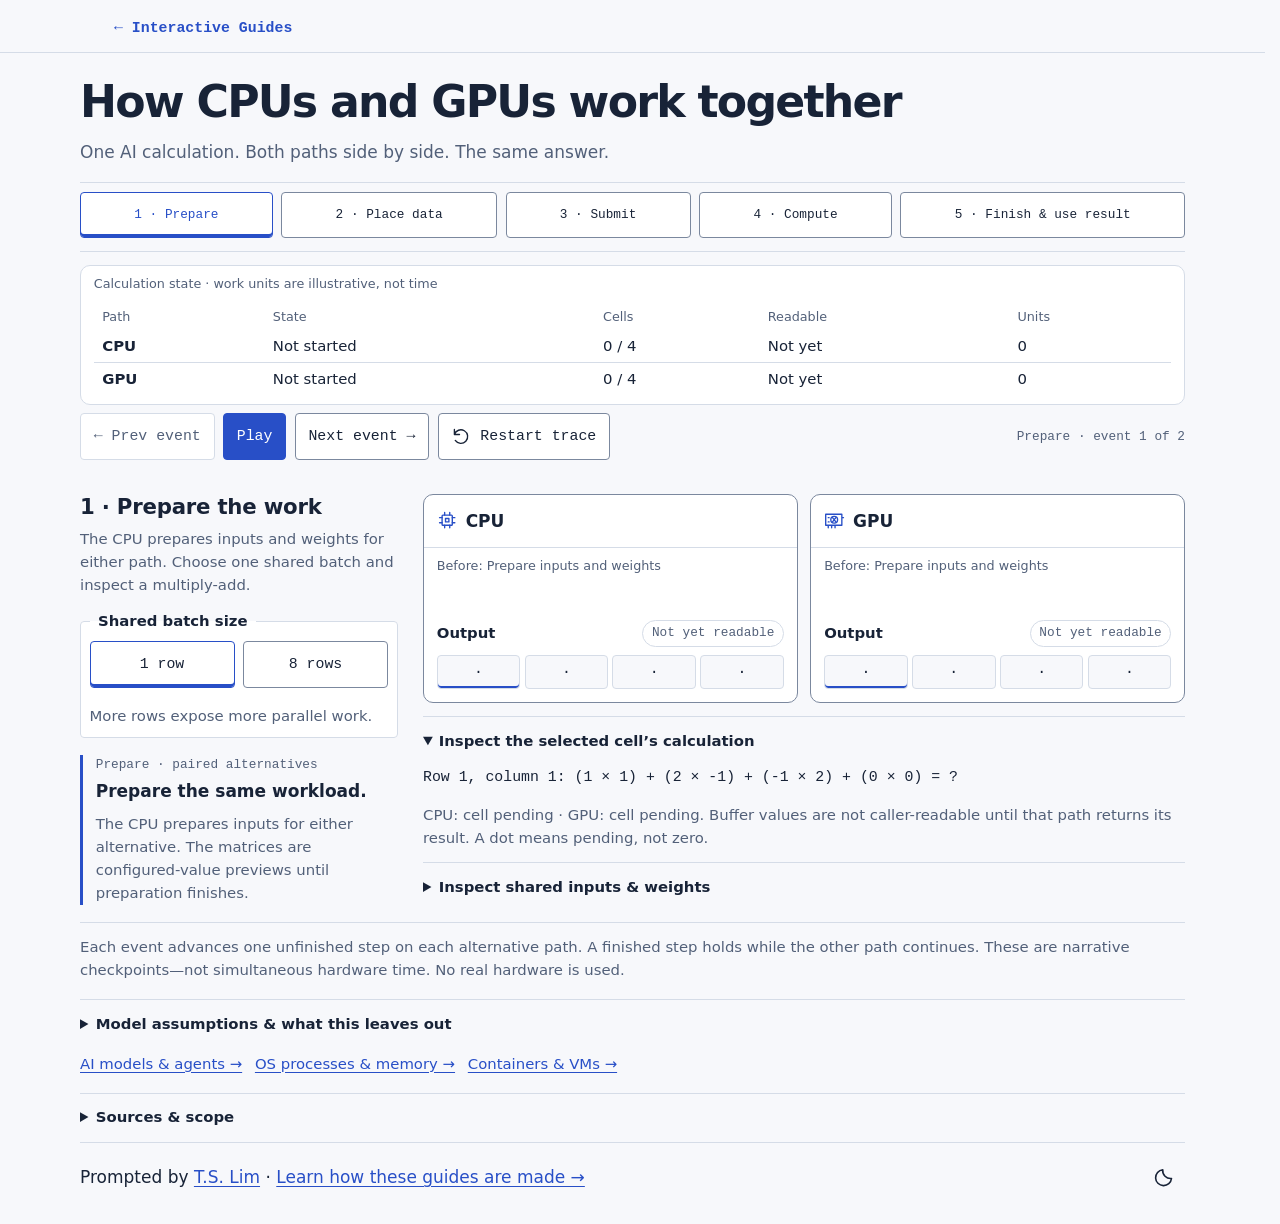
<file: how-cpus-and-gpus-work.html>
<!doctype html>
<html lang="en">
<head>
  <meta charset="utf-8">
  <meta name="viewport" content="width=device-width, initial-scale=1">
  <meta name="color-scheme" content="light dark">
  <meta name="description" content="Compare the same AI calculation on CPU and GPU side by side. Follow memory placement, parallel arithmetic, and caller-readable completion through one shared journey.">
  <link rel="icon" type="image/svg+xml" href="assets/favicon.svg">
  <title>How CPUs and GPUs work together — Interactive Guides</title>
  <style>
    main { max-width: 68rem; margin: auto; padding: var(--s-5); }
    h1, h2, h3, p { margin: 0; }
    main h1 { font-size: clamp(1.8rem,4vw,2.6rem); margin-bottom: var(--s-3); }
    main > header { margin-bottom: var(--s-4); }
    header > p, .muted { color: var(--text-dim); }
    .small { font-size: var(--t-small); }
    .label { font: var(--t-label)/1.5 var(--mono); color: var(--text-dim); }
    .icon { width: 1.2rem; height: 1.2rem; flex-shrink: 0; fill: none; stroke: currentColor; stroke-width: 1.6; stroke-linecap: round; stroke-linejoin: round; }
    .js-only, .js-grid, .print-only { display: none; }
    .compute-ready .js-only { display: block; }
    .compute-ready .js-grid { display: grid; }
    .compute-ready .toolbar.js-only { display: flex; }
    .compute-ready .stage-article { display: none; }
    .journey-nav { position: sticky; top: 0; z-index: 20; padding-block: var(--s-2); border-block: 1px solid var(--border); background: var(--bg); }
    .stage-buttons { display: flex; overflow-x: auto; gap: var(--s-2); padding-bottom: var(--s-1); }
    .stage-buttons button { flex: 1 0 auto; white-space: nowrap; font-size: var(--t-label); padding-inline: var(--s-2); }
    .stage-buttons [aria-current="step"] { color: var(--accent); border-color: var(--accent); box-shadow: inset 0 -3px var(--accent); }
    .dashboard { margin-top: var(--s-3); border: 1px solid var(--border); border-radius: var(--r-2); padding: var(--s-2) var(--s-3); background: var(--surface); }
    .dashboard table { width: 100%; border-collapse: collapse; font-size: var(--t-small); }
    .dashboard caption { padding-bottom: var(--s-2); text-align: left; font-size: var(--t-label); color: var(--text-dim); }
    .dashboard th, .dashboard td { text-align: left; padding: var(--s-1) var(--s-2); font-variant-numeric: tabular-nums; }
    .dashboard thead th { font-size: var(--t-label); color: var(--text-dim); font-weight: 400; }
    .dashboard tbody tr + tr { border-top: 1px solid var(--border); }
    .toolbar { display: flex; align-items: center; flex-wrap: wrap; gap: var(--s-2); }
    .playback { position: sticky; top: var(--compute-nav-height,6rem); z-index: 15; background: var(--bg); padding-block: var(--s-2); margin-bottom: var(--s-5); }
    .playback button { display: inline-flex; align-items: center; justify-content: center; gap: var(--s-2); }
    .primary { background: var(--accent); color: var(--surface); border-color: var(--accent); }
    @media (prefers-color-scheme: dark) { .primary { color: var(--bg); } }
    .short-label { display: none; }
    #compute-event-count { margin-left: auto; }
    .compute-ready .compute-board { display: grid; grid-template-columns: minmax(15rem,.75fr) minmax(0,1.8fr); gap: var(--s-5); align-items: start; }
    .compute-board > *, .compute-story { min-width: 0; }
    [data-compute-stage] { margin-top: var(--s-5); scroll-margin-top: calc(var(--compute-nav-height,6rem) + 1rem); }
    .compute-ready [data-compute-stage] { margin-top: 0; }
    .compute-ready [data-compute-stage] h2 { font-size: var(--t-lead); }
    [data-compute-stage] > p { margin-top: var(--s-2); color: var(--text-dim); }
    .compute-ready [data-compute-stage] > p { font-size: var(--t-small); }
    fieldset { min-width: 0; padding: var(--s-2); margin: var(--s-3) 0 0; border: 1px solid var(--border); border-radius: var(--r-1); background: var(--surface); }
    legend { padding-inline: var(--s-2); font-size: var(--t-small); font-weight: 600; }
    .control { display: grid; gap: var(--s-2); font-size: var(--t-small); }
    .check { display: flex; align-items: flex-start; gap: var(--s-2); font-size: var(--t-small); }
    .check input { width: 1rem; height: 1rem; flex-shrink: 0; margin-top: .2rem; }
    fieldset .small { color: var(--text-dim); margin-top: var(--s-2); }
    .visually-hidden { position: absolute; width: 1px; height: 1px; overflow: hidden; clip-path: inset(50%); white-space: nowrap; }
    details { margin-top: var(--s-4); padding-top: var(--s-3); border-top: 1px solid var(--border); }
    summary { cursor: pointer; font-size: var(--t-small); font-weight: 600; }
    details p, details ul { margin-top: var(--s-3); }
    .event { margin-top: var(--s-4); padding-left: var(--s-3); border-left: 3px solid var(--accent); }
    .event h3 { font-size: 1rem; margin-block: var(--s-1) var(--s-2); }
    .event p { font-size: var(--t-small); color: var(--text-dim); }
    #compute-workspace { gap: var(--s-3); min-width: 0; align-content: start; }
    .path-grid { display: grid; grid-template-columns: repeat(2,minmax(0,1fr)); gap: var(--s-3); align-items: start; }
    .path { min-width: 0; border: 1px solid var(--border-bright); border-radius: var(--r-2); background: var(--surface); overflow: hidden; }
    .path-header { display: flex; align-items: center; gap: var(--s-2); padding: var(--s-3); border-bottom: 1px solid var(--border); }
    .path-header .icon { color: var(--accent); }
    .path-header h3 { font-size: 1rem; }
    .held { margin-left: auto; color: var(--text-dim); font: var(--t-label)/1.4 var(--mono); }
    .path-step { padding: var(--s-2) var(--s-3); color: var(--text-dim); font-size: var(--t-label); min-height: 3.5rem; }
    .path-body { padding: 0 var(--s-3) var(--s-3); }
    .memory { padding: var(--s-2); border: 1px solid var(--border); border-radius: var(--r-1); background: var(--bg); }
    .memory h4 { margin: 0 0 var(--s-2); font-size: var(--t-label); }
    .memory-item { display: flex; justify-content: space-between; align-items: baseline; gap: var(--s-2); padding-block: var(--s-1); border-top: 1px solid var(--border); font-size: var(--t-label); }
    .memory-item span { color: var(--text-dim); }
    .memory-item strong { font-weight: 500; text-align: right; }
    [data-stage="4"] .memory-item:nth-of-type(-n+2) { display: none; }
    .path-lanes { margin-bottom: var(--s-3); }
    .lane-groups { display: grid; grid-template-rows: repeat(2,1fr); gap: var(--s-1); min-height: 5rem; margin-top: var(--s-2); }
    .lane-group { display: grid; grid-template-columns: repeat(4,minmax(0,1fr)); gap: var(--s-1); padding: var(--s-1); border: 1px dashed var(--border-bright); border-radius: var(--r-1); }
    .lane-group.cpu-lanes { grid-template-columns: repeat(2,minmax(0,1fr)); }
    .lane { display: grid; place-items: center; min-width: 0; padding: var(--s-1); border: 1px solid var(--border); background: var(--bg); color: var(--text-dim); font: var(--t-label)/1.3 var(--mono); border-radius: 2px; }
    .lane.busy { color: var(--accent); border-color: var(--accent); background: var(--surface); }
    .output-heading { display: flex; align-items: center; justify-content: space-between; flex-wrap: wrap; gap: var(--s-1); margin-top: var(--s-3); }
    .output-heading h4 { margin: 0; font-size: var(--t-small); }
    .badge { padding: var(--s-1) var(--s-2); border: 1px solid var(--border); border-radius: 1rem; color: var(--text-dim); font: var(--t-label)/1.3 var(--mono); }
    .badge[data-state="readable"] { color: var(--ok); border-color: var(--ok); }
    .matrix { display: grid; grid-template-columns: repeat(4,minmax(0,1fr)); gap: var(--s-1); margin-top: var(--s-2); }
    .number { display: grid; place-items: center; min-width: 0; min-height: 1.6rem; padding: var(--s-1); border: 1px solid var(--border); border-radius: var(--r-1); background: var(--bg); font: var(--t-small)/1.4 var(--mono); }
    .matrix button { min-width: 0; min-height: 2rem; padding-inline: var(--s-1); }
    .matrix [aria-pressed="true"] { box-shadow: inset 0 -2px var(--accent); }
    .matrix .calculated { border-color: var(--accent); }
    .matrix .active { background: var(--accent); color: var(--surface); }
    @media (prefers-color-scheme: dark) { .matrix .active { color: var(--bg); } }
    :root[data-theme="light"] .matrix .active { color: var(--surface); }
    :root[data-theme="dark"] .matrix .active { color: var(--bg); }
    #compute-inputs, #compute-calculation { margin-top: 0; }
    .matrix-pair { display: grid; grid-template-columns: repeat(2,minmax(0,1fr)); gap: var(--s-3); margin-top: var(--s-3); }
    #compute-equation { font: var(--t-small)/1.7 var(--mono); overflow-wrap: anywhere; margin-top: var(--s-3); }
    .panel { min-width: 0; padding: var(--s-3); border: 1px solid var(--border); border-radius: var(--r-2); background: var(--surface); }
    .panel h3 { font-size: 1rem; }
    .panel p { margin-top: var(--s-2); }
    .result-summary { display: grid; grid-template-columns: repeat(2,minmax(0,1fr)); gap: var(--s-3); }
    .cost-row { display: grid; grid-template-columns: 2.5rem minmax(0,1fr) auto; align-items: center; gap: var(--s-2); margin-top: var(--s-3); font-size: var(--t-small); }
    .cost-track { height: .6rem; border: 1px solid var(--border); border-radius: 1rem; background: var(--bg); overflow: hidden; }
    .cost-fill { display: block; height: 100%; background: var(--accent); }
    .cost-row output { font: var(--t-label)/1.4 var(--mono); }
    .access-path { display: flex; flex-wrap: wrap; gap: var(--s-2); list-style: none; padding: 0; font-size: var(--t-small); }
    .access-path li { padding: var(--s-2); border: 1px solid var(--border); border-radius: var(--r-1); background: var(--surface); }
    .scope-note { padding-top: var(--s-3); margin-top: var(--s-4); border-top: 1px solid var(--border); font-size: var(--t-small); color: var(--text-dim); }
    #compute-error { border: 1px solid var(--risk); padding: var(--s-3); margin-top: var(--s-3); }
    footer { margin-top: var(--s-4); }
    .related { display: flex; flex-wrap: wrap; gap: var(--s-3); font-size: var(--t-small); }
    .skip-link { position: absolute; top: -5rem; left: var(--s-4); z-index: 30; padding: var(--s-3); background: var(--surface); }
    .skip-link:focus { top: var(--s-3); }
    @media (max-width: 850px) {
      .compute-ready .compute-board { grid-template-columns: minmax(0,1fr); gap: var(--s-4); }
      .compute-story { display: grid; grid-template-columns: repeat(2,minmax(0,1fr)); gap: var(--s-3); }
      .compute-story .event { margin-top: 0; }
    }
    @media (max-width: 650px) {
      main { padding: var(--s-4); }
      .compute-story { display: block; }
      .compute-story .event { margin-top: var(--s-3); }
      .compute-ready .toolbar.playback { display: grid; grid-template-columns: 1fr .8fr 1fr 2.75rem; }
      .playback button { font-size: var(--t-label); padding-inline: var(--s-1); }
      .playback .wide-label { display: none; }
      .playback .short-label { display: inline; }
      #compute-event-count { grid-column: 1 / -1; margin-left: 0; }
      .dashboard { padding-inline: var(--s-1); }
      .dashboard table { font-size: var(--t-label); }
      .dashboard th, .dashboard td { padding-inline: var(--s-1); }
      .path-grid { gap: var(--s-2); }
      .path-header { padding: var(--s-2); gap: var(--s-1); }
      .path-header h3 { font-size: var(--t-small); }
      .path-header .icon { width: 1rem; height: 1rem; }
      .path-step { padding: var(--s-2); min-height: 5rem; }
      .path-body { padding: 0 var(--s-2) var(--s-2); }
      .path .matrix { gap: 3px; }
      .path .matrix button { min-height: 1.6rem; padding: 2px; font-size: .7rem; }
      .lane-groups { min-height: 3rem; }
      .lane-group { gap: 2px; padding: 2px; }
      .lane { padding: 2px; font-size: .65rem; }
      .memory { padding: var(--s-1); }
      .memory-item { display: block; }
      .memory-item strong { display: block; text-align: left; }
      .output-heading { align-items: flex-start; }
      .badge { font-size: .65rem; padding: var(--s-1); }
      .matrix-pair, .result-summary { grid-template-columns: minmax(0,1fr); }
      .cost-row { grid-template-columns: 2.5rem minmax(0,1fr); }
      .cost-row output { grid-column: 2; }
    }
    @media print {
      main { max-width: none; padding: 0; }
      .compute-ready .compute-board, .compute-story { display: block; }
      .js-only, .compute-ready .js-only, .compute-ready .toolbar.js-only, .compute-ready #compute-workspace, .skip-link { display: none !important; }
      [data-compute-stage], [data-compute-stage][hidden] { display: block !important; margin-top: var(--s-4); break-inside: avoid; }
      .compute-ready .stage-article { display: block !important; }
      .print-only { display: block; margin-top: var(--s-4); }
      #compute-print-reference { white-space: pre-wrap; overflow-wrap: anywhere; font-size: var(--t-small); }
    }
  </style>
  <link rel="stylesheet" href="assets/shared.css">
  <!-- Google tag (gtag.js) -->
  <script async src="https://www.googletagmanager.com/gtag/js?id=G-EMMVX1MMKZ"></script>
  <script>
    window.dataLayer = window.dataLayer || [];
    function gtag(){dataLayer.push(arguments);}
    gtag('js', new Date());
    gtag('config', 'G-EMMVX1MMKZ');
  </script>
</head>
<body>
<svg width="0" height="0" aria-hidden="true" style="position:absolute"><defs>
  <symbol id="compute-icon-cpu" viewBox="0 0 24 24"><rect x="6" y="6" width="12" height="12" rx="1"/><path d="M9 3v3 M15 3v3 M9 18v3 M15 18v3 M3 9h3 M3 15h3 M18 9h3 M18 15h3 M10 10h4v4h-4Z"/></symbol>
  <symbol id="compute-icon-gpu" viewBox="0 0 24 24"><path d="M2 5h19v13H2Z M21 9h2 M5 18v3 M9 18v3 M13 18v3"/><circle cx="12" cy="11.5" r="4"/><path d="m10 9 4 5 M14 9l-4 5 M5 9h1 M5 14h1"/></symbol>
  <symbol id="compute-icon-restart" viewBox="0 0 24 24"><path d="M4 10a8 8 0 1 1 1 7 M4 4v6h6"/></symbol>
</defs></svg>
<a class="skip-link" href="#main">Skip to guide</a>
<nav class="site-nav" aria-label="Collection"><div class="site-nav-inner"><a class="site-home" href="index.html">← Interactive Guides</a></div></nav>
<main id="main">
  <header><h1>How CPUs and GPUs work together</h1><p>One AI calculation. Both paths side by side. The same answer.</p><noscript><p class="scope-note">JavaScript is off. The five-stage explanation and model notes remain readable. Keep the assets folder alongside this page to use the simulator.</p></noscript><p id="compute-error" hidden>The simulator could not load. Keep <code>assets/compute-model.js</code> and <code>assets/compute-guide.js</code> alongside this page. The explanation below remains readable.</p></header>
  <div id="compute-simulator">
    <nav class="journey-nav js-only" aria-label="Calculation journey"><div class="stage-buttons"><button type="button" data-stage="0" aria-controls="prepare" aria-current="step">1 · Prepare</button><button type="button" data-stage="1" aria-controls="place">2 · Place data</button><button type="button" data-stage="2" aria-controls="submit">3 · Submit</button><button type="button" data-stage="3" aria-controls="compute">4 · Compute</button><button type="button" data-stage="4" aria-controls="finish">5 · Finish &amp; use result</button></div></nav>
    <div class="dashboard js-only"><table aria-label="CPU and GPU calculation state"><caption>Calculation state · work units are illustrative, not time</caption><thead><tr><th scope="col">Path</th><th scope="col">State</th><th scope="col" aria-label="Output cells calculated">Cells</th><th scope="col" aria-label="Caller can read the output">Readable</th><th scope="col">Units</th></tr></thead><tbody><tr><th scope="row">CPU</th><td id="compute-cpu-queue">Not started</td><td id="compute-cpu-cells">0 / 4</td><td id="compute-cpu-readable">Not yet</td><td id="compute-cpu-units">0</td></tr><tr><th scope="row">GPU</th><td id="compute-gpu-queue">Not started</td><td id="compute-gpu-cells">0 / 4</td><td id="compute-gpu-readable">Not yet</td><td id="compute-gpu-units">0</td></tr></tbody></table></div>
    <div class="toolbar playback js-only" role="group" aria-label="Shared calculation playback"><button type="button" id="compute-previous" aria-label="Previous event" disabled><span class="wide-label">← Prev event</span><span class="short-label">← Prev</span></button><button type="button" id="compute-play" class="primary" aria-pressed="false">Play</button><button type="button" id="compute-next" aria-label="Next event"><span class="wide-label">Next event →</span><span class="short-label">Next →</span></button><button type="button" id="compute-restart" aria-label="Restart trace" title="Restart trace"><svg class="icon" aria-hidden="true"><use href="#compute-icon-restart"/></svg><span class="wide-label">Restart trace</span></button><output id="compute-event-count" class="label">Prepare · event 1</output></div>
    <div class="compute-board"><div class="compute-story">
      <section id="prepare" data-compute-stage="0" aria-labelledby="prepare-title"><h2 id="prepare-title" tabindex="-1">1 · Prepare the work</h2><p class="js-only">The CPU prepares inputs and weights for either path. Choose one shared batch and inspect a multiply-add.</p><p class="stage-article">An AI layer multiplies input values by learned weights. Each output cell adds four products. The CPU runs the application that prepares this work—even when arithmetic runs on a GPU. Both alternative paths use the same inputs and weights and produce the same integer answer.</p><fieldset class="js-only"><legend>Shared batch size</legend><div class="control"><label for="compute-batch" class="visually-hidden">Input rows in this batch</label><select id="compute-batch" data-choice><option value="1">1 row</option><option value="8">8 rows</option></select><p class="small">More rows expose more parallel work.</p></div></fieldset></section>
      <section id="place" data-compute-stage="1" aria-labelledby="place-title"><h2 id="place-title" tabindex="-1">2 · Make the data accessible</h2><p class="js-only">CPU work uses system memory. This discrete GPU needs inputs and any missing weights in device memory.</p><p class="stage-article">The CPU can use the prepared data in system memory and caches. Our discrete-GPU example has separate device memory: inputs and missing weights must be copied before its calculation runs. Already-resident weights can be reused. Integrated GPUs and coherent or unified memory can change these transfers.</p><fieldset class="js-only"><legend>GPU weight reuse</legend><label class="check"><input type="checkbox" id="compute-resident"><span>Reuse weights already on this GPU</span></label><p class="small">An earlier request left them resident. Only GPU transfer overhead changes, not the answer.</p></fieldset></section>
      <section id="submit" data-compute-stage="2" aria-labelledby="submit-title"><h2 id="submit-title" tabindex="-1">3 · Submit the calculation</h2><p class="js-only">Start CPU work or submit a GPU command. Neither path has returned a finished result yet.</p><p class="stage-article">The CPU caller starts its work. For GPU execution, CPU code submits a command through a runtime and driver. Returning from submission does not mean the GPU result is ready. The OS manages scheduling and access; arithmetic does not enter the kernel instruction by instruction.</p><details id="compute-access" class="js-only"><summary>OS, containers &amp; VMs: where they fit</summary><ol class="access-path" id="compute-access-path"><li>CPU threads ← OS scheduling</li><li>GPU commands ← runtime + driver</li></ol><p class="small muted">Both examples assume hardware access is configured. An ordinary container shares its hosting kernel and needs permitted device access. A VM has a guest kernel and scheduled vCPUs; GPU work needs an arrangement such as passthrough or a shared vGPU.</p><p class="small muted">This is explanatory only: it never resets or blocks the event sequence. These are access relationships, not a pipeline for every instruction. <a href="how-virtual-machines-work.html">Explore processes, containers &amp; VMs →</a></p></details></section>
      <section id="compute" data-compute-stage="3" aria-labelledby="compute-title"><h2 id="compute-title" tabindex="-1">4 · Execute in parallel</h2><p class="js-only">CPU cores favor flexible, low-latency work; GPUs favor throughput across many grouped lanes. Compare both buffers as their illustrative waves finish.</p><p class="stage-article">CPUs combine sophisticated cores, vector instructions, and multiple threads. GPUs organize many execution lanes into groups for suitable parallel work. The two CPU and eight GPU lanes shown here are teaching choices, not physical core counts. Lanes cooperate on tiles and instructions; there is not one GPU core per neuron.</p><fieldset class="js-only"><legend>Shared toy conditional</legend><label class="check"><input type="checkbox" id="compute-branching"><span>Nonnegative values +1; negative values −1</span></label><details><summary>About lanes and branching</summary><p class="small">Both paths compute the same changed problem. The illustration charges both GPU paths if a four-lane group splits; CPU vector code can also pay divergence costs. Real compilers may predicate or remove these branches. Lane counts are not hardware specifications.</p></details></fieldset></section>
      <section id="finish" data-compute-stage="4" aria-labelledby="finish-title"><h2 id="finish-title" tabindex="-1">5 · Finish &amp; use result</h2><p class="js-only">Watch CPU return and GPU synchronization/copy. When both results are caller-readable, reveal the application outcome and work-cost comparison.</p><p class="stage-article">Calculated values are not necessarily ready for the caller. CPU work must return; this discrete-GPU path synchronizes and copies output to system memory. Once both callers can read their equal matrices, the activations can feed the next AI layer. Submission, device completion, and caller-readable output are different milestones. The final cost comparison includes preparation and transfers, not just arithmetic; neither processor is always faster.</p></section>
      <div class="event js-only"><div id="compute-event-label" class="label">Shared event</div><h3 id="compute-event-title">Prepare both paths.</h3><p id="compute-event-description" role="status"></p></div>
    </div><div id="compute-workspace" class="js-grid">
      <div class="path-grid" id="compute-paths" aria-label="CPU and GPU alternative execution paths"></div>
      <details id="compute-calculation"><summary>Inspect the selected cell’s calculation</summary><div id="compute-equation"></div><p class="small muted" id="compute-output-note"></p></details>
      <details id="compute-inputs"><summary>Inspect shared inputs &amp; weights</summary><div class="matrix-pair"><div><div id="compute-input-shape" class="label">Input · 1 × 4</div><div id="compute-input-matrix" class="matrix"></div></div><div><div class="label">Weights · 4 × 4</div><div id="compute-weight-matrix" class="matrix"></div></div></div><p class="small muted">Configured-value previews—not proof of preparation or transfer. Each path’s memory cards show its current state.</p></details>
      <div class="result-summary" id="compute-result-summary" hidden><section class="panel" id="compute-application" aria-labelledby="compute-application-title"><h3 id="compute-application-title">Same answer · next layer ready</h3><p id="compute-application-result" class="small"></p><details><summary>From this layer to a full model</summary><p class="small muted">This is a tiny projection with an optional toy conditional, not a complete language model. Actual floating-point CPU/GPU implementations may differ slightly in rounding; the integer example is exact.</p></details></section><section class="panel" id="compute-comparison" aria-labelledby="compute-comparison-title"><h3 id="compute-comparison-title">Illustrative work costs</h3><div class="cost-row"><strong>CPU</strong><div class="cost-track"><span class="cost-fill" id="compute-cpu-bar"></span></div><output id="compute-cpu-total"></output></div><div class="cost-row"><strong>GPU</strong><div class="cost-track"><span class="cost-fill" id="compute-gpu-bar"></span></div><output id="compute-gpu-total"></output></div><details><summary>Cost breakdown &amp; limits</summary><p class="small muted" id="compute-cost-breakdown"></p><p class="small muted">Chosen units expose setup/transfer overhead and parallel work. They are not cycles, milliseconds, benchmarks, or a CPU/GPU speed ratio.</p></details></section></div>
    </div></div>
    <p class="scope-note">Each event advances one unfinished step on each alternative path. A finished step holds while the other path continues. These are narrative checkpoints—not simultaneous hardware time. No real hardware is used.</p>
    <aside class="print-only"><h3>Reference calculation</h3><p id="compute-print-reference">Both alternative paths compute the same integer matrix. GPU submission, device completion, and caller-readable output are distinct milestones.</p></aside>
  </div>
  <details><summary>Model assumptions &amp; what this leaves out</summary><p class="small">This local model uses a 1- or 8-row input with four features and a 4 × 4 weight matrix. The optional conditional adds 1 to nonnegative dot products or subtracts 1 from negative ones. It is not ReLU or an implementation recommendation.</p><p class="small">The comparison aligns narrative steps within each stage, not physical time. Two illustrative CPU output lanes and eight GPU lanes in groups of four process the same work. If one path has fewer steps, its snapshot and charged work stay fixed while the other continues. This does not introduce a real cross-device synchronization barrier or suggest both alternatives are executed together.</p><p class="small">Real CPUs use caches, SIMD, out-of-order execution, and multiple threads. GPUs have compute units, registers, caches, grouped execution, and sometimes specialized matrix hardware. The drawn lanes, wave sizes, and synthetic cost units are not hardware specifications or performance measurements.</p><p class="small">Preparation, transfers, submission, arithmetic, and completion have chosen integer costs. Resident weights describe an earlier request’s state. Hardware access is assumed configured; the OS/container/VM explanation does not gate the main journey.</p><p class="small">This is one discrete-GPU workflow whose caller needs output in system memory. Integrated GPUs, unified memory, direct device consumers, transfer overlap, streams, and coherent architectures can change or avoid these copies and waits. Synchronization is not universally a host copy.</p></details>
  <footer><div class="related"><a href="from-tokens-to-agents.html">AI models &amp; agents →</a><a href="how-operating-systems-work.html">OS processes &amp; memory →</a><a href="how-virtual-machines-work.html">Containers &amp; VMs →</a></div><details><summary>Sources &amp; scope</summary><ul><li><a href="https://docs.nvidia.com/cuda/cuda-c-programming-guide/">NVIDIA CUDA C++ Programming Guide</a> — one platform’s execution, memory, and asynchronous work.</li><li><a href="https://docs.kernel.org/gpu/drm-mm.html">Linux DRM memory management</a> — GPU buffer management.</li><li><a href="https://docs.nvidia.com/datacenter/cloud-native/container-toolkit/latest/">NVIDIA Container Toolkit</a> — an example of container GPU access.</li><li><a href="https://docs.kernel.org/driver-api/vfio.html">Linux VFIO</a> — device access and assignment.</li></ul><p class="small muted">AI-generated learning aid. Verify important details against authoritative sources. No GPU, OS process, container, or VM is launched by this page.</p></details></footer>
</main>
<script src="assets/compute-model.js"></script>
<script src="assets/compute-guide.js"></script>
<script src="assets/guide-layout.js"></script>
</body>
</html>
</file>
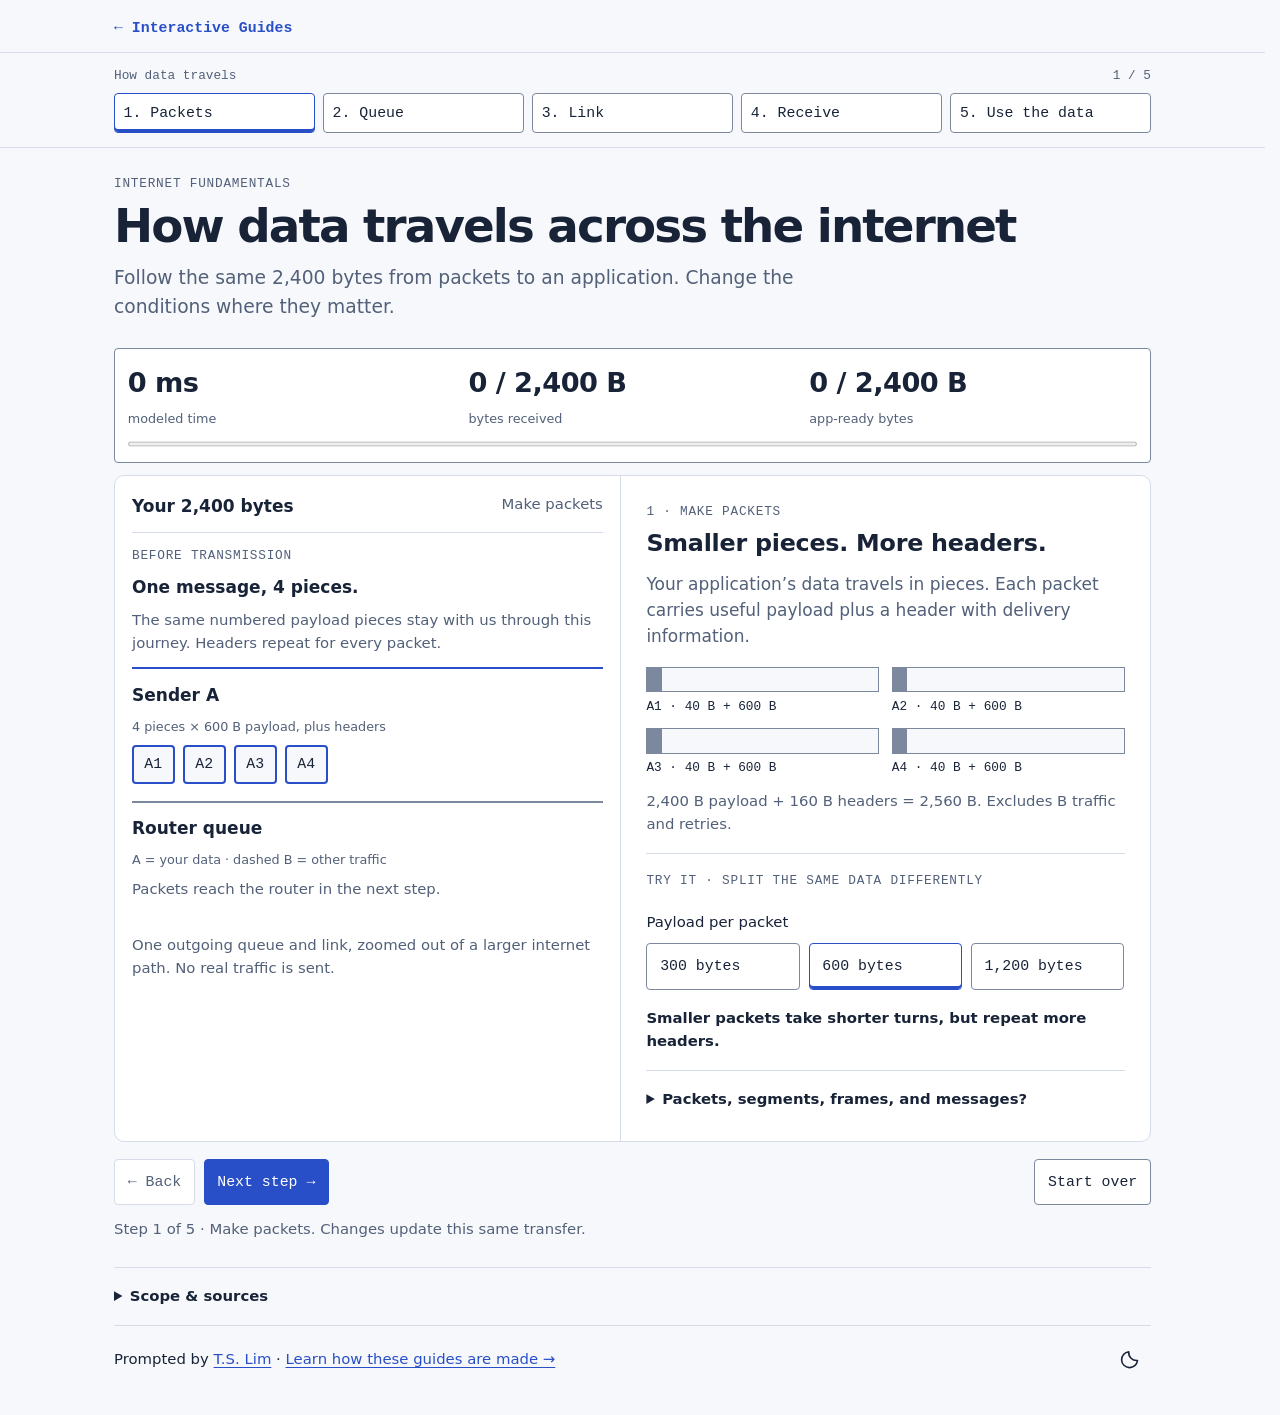
<file: how-data-travels.html>
<!doctype html>
<html lang="en">
<head>
  <meta charset="utf-8">
  <meta name="viewport" content="width=device-width, initial-scale=1">
  <meta name="color-scheme" content="light dark">
  <meta name="description" content="Follow one transfer from packets to an application. Experiment with shared links, capacity, travel time, loss, TCP, and UDP along the way.">
  <link rel="icon" type="image/svg+xml" href="assets/favicon.svg">
  <title>How data travels across the internet — Interactive Guides</title>
  <style>
    * { min-width: 0; }
    main { max-width: 64rem; margin: auto; padding: var(--s-5) var(--s-5) var(--s-6); }
    h1, h2, h3, p, figure { margin: 0; }
    main h1 { font-size: clamp(1.875rem,3.7vw,2.75rem); margin: var(--s-2) 0 var(--s-3); }
    .inspector h2 { font-size: 1.4rem; margin: var(--s-2) 0 var(--s-3); }
    h3 { font-size: 1rem; margin-bottom: var(--s-2); }
    p + p { margin-top: var(--s-3); }
    p, li { max-width: 70ch; }
    code { font-size: var(--t-small); overflow-wrap: anywhere; }
    .eyebrow, .label { color: var(--text-dim); font: var(--t-label)/1.5 var(--mono); letter-spacing: .06em; text-transform: uppercase; }
    .lead { color: var(--text-dim); font-size: 1.1rem; max-width: 65ch; }
    .small, figcaption { font-size: var(--t-small); }
    .muted, figcaption { color: var(--text-dim); }
    figcaption { margin-top: var(--s-3); }
    .toolbar { display: flex; flex-wrap: wrap; gap: var(--s-2); align-items: center; }
    .primary { background: var(--accent); color: var(--surface); border-color: var(--accent); }
    @media (prefers-color-scheme: dark) { .primary { color: var(--bg); } }
    details { border-top: 1px solid var(--border); margin-top: var(--s-4); padding-top: var(--s-3); font-size: var(--t-small); }
    summary { cursor: pointer; font-weight: 600; padding-block: var(--s-1); }
    details p, details ul { margin-top: var(--s-3); color: var(--text-dim); }
    .experiment { border-top: 1px solid var(--border); padding-top: var(--s-4); margin-top: var(--s-4); }
    .experiment > .label { display: block; margin-bottom: var(--s-2); }
    .control { display: grid; gap: var(--s-2); margin-top: var(--s-3); font-size: var(--t-small); }
    .control input[type="range"] { width: 100%; }
    .control output { color: var(--accent); font: var(--t-small)/1.4 var(--mono); }
    .check { display: flex; gap: var(--s-2); align-items: center; margin-top: var(--s-3); font-size: var(--t-small); }
    input[type="checkbox"] { width: 1.1rem; height: 1.1rem; flex-shrink: 0; }
    .takeaway { font-size: var(--t-small); font-weight: 600; margin-top: var(--s-4); }
    .js-only { display: none; }
    .ready .js-only { display: block; }
    .ready .toolbar.js-only, .ready .check.js-only { display: flex; }
    .skip-link { position: absolute; left: var(--s-4); top: -5rem; z-index: 30; background: var(--surface); padding: var(--s-3); }
    .skip-link:focus { top: var(--s-3); }
    .journey-nav { display: none; position: sticky; top: 0; z-index: 20; background: var(--bg); border-bottom: 1px solid var(--border); }
    .ready .journey-nav { display: block; }
    .journey-nav-inner { max-width: 64rem; margin: auto; padding: var(--s-3) var(--s-5) var(--s-2); }
    .journey-heading { display: flex; gap: var(--s-3); justify-content: space-between; margin-bottom: var(--s-2); font: var(--t-label)/1.5 var(--mono); color: var(--text-dim); }
    .journey-heading > span:first-child { overflow: hidden; text-overflow: ellipsis; white-space: nowrap; }
    .step-links { display: grid; grid-template-columns: repeat(5,minmax(7.5rem,1fr)); gap: var(--s-2); overflow-x: auto; padding: 3px 3px var(--s-2); margin: -3px; scrollbar-width: thin; }
    .step-links a { display: block; padding: var(--s-2); border: 1px solid var(--border-bright); border-radius: var(--r-1); background: var(--surface); color: var(--text); text-decoration: none; font: var(--t-small)/1.4 var(--mono); }
    .step-links a[aria-current="step"] { border-color: var(--accent); box-shadow: inset 0 -3px var(--accent); }
    #journey { margin-top: var(--s-5); scroll-margin-top: calc(var(--network-nav-height,7rem) + 1rem); }
    .workspace { display: grid; grid-template-columns: minmax(0,1fr) minmax(0,1.05fr); border: 1px solid var(--border); border-radius: var(--r-2); background: var(--surface); }
    .scene { align-self: start; position: sticky; top: calc(var(--network-nav-height,7rem) + var(--network-dashboard-height,8rem) + 1rem); scroll-margin-top: calc(var(--network-nav-height,7rem) + var(--network-dashboard-height,8rem) + 1rem); padding: var(--s-4); }
    .scene-heading { display: flex; justify-content: space-between; flex-wrap: wrap; gap: var(--s-2); margin-bottom: var(--s-3); }
    #scene-phase { font-size: var(--t-small); color: var(--text-dim); }
    .lane { border-top: 2px solid var(--border-bright); padding-top: var(--s-3); margin-top: var(--s-3); }
    .lane.active { border-color: var(--accent); }
    .lane-note { font-size: var(--t-label); color: var(--text-dim); margin-bottom: var(--s-2); }
    .packet-tray { display: flex; flex-wrap: wrap; gap: var(--s-2); min-height: 2.5rem; align-content: start; }
    .packet { display: inline-grid; place-items: center; min-width: 2.5rem; min-height: 2.25rem; padding: var(--s-1) var(--s-2); border: 2px solid var(--accent); border-radius: var(--r-1); font: var(--t-small)/1.4 var(--mono); background: var(--bg); }
    .packet.background { border: 1px dashed var(--border-bright); color: var(--text-dim); }
    .packet.buffered { border: 2px dashed var(--warn); }
    .packet.delivered { border-color: var(--ok); }
    .packet.lost { border: 2px dashed var(--risk); text-decoration: line-through; }
    .empty { color: var(--text-dim); font-size: var(--t-small); }
    .transmission { padding: var(--s-2); background: var(--bg); border: 1px solid var(--border); font: var(--t-small)/1.5 var(--mono); margin-bottom: var(--s-2); }
    .receiver-trays { display: grid; grid-template-columns: 1fr 1fr; gap: var(--s-3); }
    .transfer-dashboard { position: sticky; top: var(--network-nav-height,7rem); z-index: 15; padding: var(--s-3); margin-bottom: var(--s-3); border: 1px solid var(--border-bright); border-radius: var(--r-1); background: var(--surface); }
    .metrics { display: grid; grid-template-columns: repeat(3,minmax(0,1fr)); gap: var(--s-3); }
    .metric strong { display: block; font-size: clamp(1rem,2.4vw,1.6rem); font-variant-numeric: tabular-nums; letter-spacing: -.02em; overflow-wrap: anywhere; }
    .metric span { color: var(--text-dim); font-size: var(--t-label); }
    #transfer-progress { display: block; width: 100%; height: .6rem; margin-top: var(--s-2); accent-color: var(--accent); }
    #transfer-controls { margin-top: var(--s-3); }
    #event-play { min-width: 8.5rem; }
    .playback-note { color: var(--text-dim); font-size: var(--t-label); }
    @media (prefers-reduced-motion: no-preference) {
      .packet-enter { animation: packet-enter .25s ease-out; }
      @keyframes packet-enter { from { opacity: .3; transform: translateY(-.4rem); } to { opacity: 1; transform: none; } }
    }
    .event-caption { border-top: 1px solid var(--border); padding-top: var(--s-3); margin-top: var(--s-3); }
    .event-caption p { color: var(--text-dim); font-size: var(--t-small); }
    #event-title { margin-top: var(--s-2); }
    #event-description { margin-top: var(--s-2); }
    .inspector { border-left: 1px solid var(--border); padding: var(--s-5); }
    .inspector > section { scroll-margin-top: calc(var(--network-nav-height,7rem) + var(--network-dashboard-height,8rem) + 1rem); }
    .inspector > section + section { margin-top: var(--s-6); }
    .ready .inspector > section { margin-top: 0; }
    .inspector section > p:not(.takeaway) { color: var(--text-dim); }
    .packet-batch { display: grid; grid-template-columns: repeat(2,minmax(0,1fr)); gap: var(--s-3); margin-top: var(--s-4); }
    .packet-piece { font: var(--t-label)/1.5 var(--mono); }
    .packet-strip { display: flex; height: 1.5rem; border: 1px solid var(--border-bright); margin-bottom: var(--s-1); }
    .packet-header { background: var(--border-bright); }
    .packet-payload { flex: 1; background: var(--bg); }
    .formula { padding: var(--s-3); margin-top: var(--s-3); background: var(--bg); border: 1px solid var(--border); overflow-wrap: anywhere; font: var(--t-small)/1.6 var(--mono); }
    .diagram-scroll { overflow-x: auto; margin-top: var(--s-3); }
    .diagram { display: block; width: 100%; min-width: 440px; height: auto; }
    .diagram text { font: 17px var(--body); fill: var(--text); }
    .diagram .sub { font: 13px var(--mono); fill: var(--text-dim); }
    .diagram rect { fill: var(--bg); stroke: var(--border-bright); stroke-width: 1.5; }
    .diagram .edge { fill: none; stroke: var(--border-bright); stroke-width: 2; }
    .diagram .chosen { stroke: var(--accent); stroke-width: 3; }
    .diagram .unused { stroke-dasharray: 6 5; }
    .diagram .failed { stroke: var(--risk); stroke-width: 3; }
    .delivery-order { margin-top: var(--s-3); font-size: var(--t-small); }
    .delivery-order code { display: block; margin-top: var(--s-1); }
    .media-slots { display: flex; flex-wrap: wrap; gap: var(--s-2); margin-top: var(--s-3); }
    .media-slot { padding: var(--s-2); border: 2px solid var(--ok); font: var(--t-label)/1.4 var(--mono); }
    .media-slot.missed { border: 2px dashed var(--risk); }
    .media-slot.pending { border: 2px dashed var(--border-bright); color: var(--text-dim); }
    .media-slot small { display: block; margin-top: var(--s-1); color: var(--text-dim); font: var(--t-label)/1.5 var(--body); }
    .transfer-conditions { margin-top: var(--s-4); padding: var(--s-3); border-left: 3px solid var(--accent); background: var(--bg); font-size: var(--t-small); }
    .transfer-conditions dl { display: grid; grid-template-columns: auto minmax(0,1fr); gap: var(--s-2) var(--s-3); margin: var(--s-2) 0 var(--s-3); }
    .transfer-conditions dt { color: var(--text-dim); }
    .transfer-conditions dd { margin: 0; font-weight: 600; }
    #app-result { margin-top: var(--s-4); padding: var(--s-3); border: 1px solid var(--border); border-radius: var(--r-1); }
    #app-result h3 { margin-bottom: var(--s-2); }
    #app-result p { color: var(--text-dim); font-size: var(--t-small); }
    .step-footer { justify-content: space-between; margin-top: var(--s-4); }
    #journey-status { font-size: var(--t-small); color: var(--text-dim); margin-top: var(--s-3); }
    #event-controls { margin-top: var(--s-3); }
    #event-status { margin-top: var(--s-2); font-size: var(--t-label); }
    footer { margin-top: var(--s-5); font-size: var(--t-small); }
    footer li + li { margin-top: var(--s-2); }
    noscript, #model-error { border: 1px solid var(--border); padding: var(--s-3); margin-top: var(--s-4); }
    @media (max-width: 760px) {
      main { padding: var(--s-4); }
      .journey-nav-inner { padding-inline: var(--s-4); }
      .workspace { grid-template-columns: minmax(0,1fr); }
      .scene { position: static; }
      .playback-note { display: none; }
      .inspector { border-left: 0; border-top: 1px solid var(--border); padding: var(--s-4); }
    }
    @media print {
      .journey-nav, .js-only, .ready .js-only, .ready .toolbar.js-only, .skip-link { display: none !important; }
      main { max-width: none; padding: 0; }
      .workspace { display: block; border: 0; }
      .scene, .transfer-dashboard { position: static; }
      .inspector { border: 0; padding: 0; }
      .inspector > section[hidden] { display: block !important; }
      .ready .inspector > section { margin-top: var(--s-6); break-inside: avoid; }
      .diagram { min-width: 0; }
    }
  </style>
  <link rel="stylesheet" href="assets/shared.css">
  <!-- Google tag (gtag.js) -->
  <script async src="https://www.googletagmanager.com/gtag/js?id=G-EMMVX1MMKZ"></script>
  <script>
    window.dataLayer = window.dataLayer || [];
    function gtag(){dataLayer.push(arguments);}
    gtag('js', new Date());
    gtag('config', 'G-EMMVX1MMKZ');
  </script>
</head>
<body>
<a class="skip-link" href="#main">Skip to guide</a>
<nav class="site-nav" aria-label="Collection"><div class="site-nav-inner"><a class="site-home" href="index.html">← Interactive Guides</a></div></nav>
<nav class="journey-nav" aria-label="Packet journey"><div class="journey-nav-inner">
  <div class="journey-heading"><span>How data travels</span><span id="journey-position">1 / 5</span></div>
  <div class="step-links"><a href="#pieces" data-step="0" aria-current="step">1. Packets</a><a href="#sharing" data-step="1">2. Queue</a><a href="#link" data-step="2">3. Link</a><a href="#delivery" data-step="3">4. Receive</a><a href="#applications" data-step="4">5. Use the data</a></div>
</div></nav>
<main id="main">
  <header>
    <div class="eyebrow">Internet fundamentals</div>
    <h1>How data travels across the internet</h1>
    <p class="lead">Follow the same 2,400 bytes from packets to an application. Change the conditions where they matter.</p>
    <noscript>The interactive transfer needs JavaScript. The five steps and model explanations below remain readable.</noscript>
    <p id="model-error" hidden>The simulator could not load. Keep <code>assets/network-model.js</code> and <code>assets/network-guide.js</code> alongside this guide. The explanations below still work.</p>
  </header>
  <section id="journey" aria-label="One packet transfer">
    <div class="transfer-dashboard" role="group" aria-label="Live transfer progress">
      <div class="metrics">
        <div class="metric"><strong id="metric-time">0 ms</strong><span>modeled time</span></div>
        <div class="metric"><strong id="metric-received">0 / 2,400 B</strong><span>bytes received</span></div>
        <div class="metric"><strong id="metric-data">0 / 2,400 B</strong><span>app-ready bytes</span></div>
      </div>
      <progress id="transfer-progress" max="2400" value="0" aria-label="Bytes available to the application"></progress>
      <div id="transfer-controls" class="toolbar js-only" hidden><button type="button" id="event-play" class="primary" aria-pressed="false">Play transfer</button><button type="button" id="event-next">Next event →</button><span class="playback-note">One event per beat—not real-time network speed.</span></div>
    </div>
    <div class="workspace">
      <figure class="scene" aria-label="Persistent packet transfer scene">
        <div class="scene-heading"><strong>Your 2,400 bytes</strong><span id="scene-phase">Prepare the data</span></div>
        <div class="event-caption"><div class="label" id="event-number">Before transmission</div><h3 id="event-title">One message, several pieces.</h3><p id="event-description">The same numbered pieces stay with us throughout the journey.</p></div>
        <details id="event-inspector" class="js-only"><summary>Inspect individual packet events</summary><p>Optional close-up of this same transfer. Playback advances one event per beat, not in proportion to modeled time.</p><div class="toolbar" id="event-controls"><button type="button" id="event-back">← Event</button><button type="button" id="event-finish">Show final event</button><button type="button" id="event-reset">Replay transfer</button></div><p id="event-status" role="status">Ready to inspect this transfer.</p></details>
        <div class="lane active" id="lane-sender"><h3>Sender A</h3><p class="lane-note" id="sender-note">Four pieces of 600 bytes, plus headers</p><div class="packet-tray" id="sender"><span class="packet">A1</span><span class="packet">A2</span><span class="packet">A3</span><span class="packet">A4</span></div></div>
        <div class="lane" id="lane-queue"><h3>Router queue</h3><p class="lane-note">A = your data · dashed B = other traffic</p><div class="packet-tray" id="queue"><span class="empty">Packets reach the router in the next step.</span></div></div>
        <div class="lane" id="lane-link"><h3>Shared outgoing link</h3><div class="transmission" id="transmitting">No transmission yet</div><p class="lane-note">Travelling after transmission</p><div class="packet-tray" id="flying"><span class="empty">No packets travelling yet</span></div></div>
        <div class="lane" id="lane-receiver"><h3>Receiver A → application</h3><div class="receiver-trays"><div><p class="lane-note">Arrived, waiting for earlier bytes</p><div class="packet-tray" id="buffer"><span class="empty">Nothing buffered</span></div></div><div><p class="lane-note">Available to the app</p><div class="packet-tray" id="delivered"><span class="empty">No data available yet</span></div></div></div><p class="small muted" id="lost-state" style="margin-top:var(--s-2)">Lost attempts: none</p></div>
        <figcaption>One outgoing queue and link, zoomed out of a larger internet path. No real traffic is sent.</figcaption>
      </figure>
      <div class="inspector">
        <section id="pieces" data-journey-step aria-labelledby="pieces-title">
          <div class="label">1 · Make packets</div><h2 id="pieces-title" tabindex="-1">Smaller pieces. More headers.</h2>
          <p>Your application’s data travels in pieces. Each packet carries useful payload plus a header with delivery information.</p>
          <div class="packet-batch" id="packet-batch"><p>2,400 bytes → four 600-byte payloads, each with an illustrative 40-byte header.</p></div>
          <p id="overhead-label" class="small muted" style="margin-top:var(--s-3)">2,400 B payload + 160 B headers = 2,560 B before competing traffic and retries.</p>
          <div class="experiment js-only"><span class="label">Try it · split the same data differently</span><label class="control">Payload per packet<select id="payload" data-choice><option value="300">300 bytes</option><option value="600" selected>600 bytes</option><option value="1200">1,200 bytes</option></select></label></div>
          <p class="takeaway">Smaller packets take shorter turns, but repeat more headers.</p>
          <details><summary>Packets, segments, frames, and messages?</summary><p>Applications define messages. TCP carries a byte stream in segments; IP carries packets; links carry frames. A TCP write need not equal a segment or a read. Applications must mark message boundaries. UDP preserves datagram boundaries.</p><p>A1/A2 label data groups, not TCP message numbers. Real maximum transmission units (MTUs) limit packet sizes. Both delivery models here use an illustrative 40-byte header, not exact real-world overhead.</p></details>
        </section>
        <section id="sharing" data-journey-step aria-labelledby="sharing-title">
          <div class="label">2 · Wait your turn</div><h2 id="sharing-title" tabindex="-1">A link carries more than your data.</h2>
          <p>We zoom into a router where the burst has arrived. Your A packets share one outgoing link with B traffic. Only one packet can transmit at a time.</p>
          <div class="experiment js-only"><span class="label">Try it · add another conversation</span><label class="control">B packets between your packets<select id="competing" data-choice><option value="0">None</option><option value="1">One</option><option value="2">Two</option></select></label></div>
          <p id="queue-summary" class="formula">Four A packets are queued. No competing traffic.</p>
          <p class="takeaway">Sharing adds queueing—not extra physical travel time.</p>
          <details id="routes"><summary>Where does this link fit in the internet?</summary><p>Routers forward packets from one network to the next using next-hop information. This journey zooms into just one of those outgoing links.</p><label class="check js-only"><input id="route-failure" type="checkbox"> Primary link unavailable; routes have adapted</label>
            <div class="diagram-scroll" tabindex="0" role="region" aria-label="Network topology; scroll horizontally on small screens"><svg class="diagram" viewBox="0 0 800 270" role="img" aria-labelledby="route-svg-title route-svg-description"><title id="route-svg-title">A primary and alternate route</title><desc id="route-svg-description">Your network can reach the destination through upstream routers, or an alternate provider after routes adapt.</desc><path id="primary-route" class="edge chosen" d="M145 137L295 65H505L655 137"/><path id="alternate-route" class="edge unused" d="M145 137L400 225L655 137"/><g id="failed-link" hidden><path class="failed" d="M385 50L415 80M415 50L385 80"/></g><rect x="15" y="105" width="130" height="65" rx="4"/><text x="80" y="132" text-anchor="middle">Your network</text><text class="sub" x="80" y="153" text-anchor="middle">gateway router</text><rect x="225" y="40" width="140" height="50" rx="4"/><text x="295" y="70" text-anchor="middle">Upstream A</text><rect x="435" y="40" width="140" height="50" rx="4"/><text x="505" y="70" text-anchor="middle">Upstream B</text><rect x="325" y="200" width="150" height="50" rx="4"/><text x="400" y="230" text-anchor="middle">Alternate provider</text><rect x="655" y="105" width="130" height="65" rx="4"/><text x="720" y="132" text-anchor="middle">Destination</text><text class="sub" x="720" y="153" text-anchor="middle">server network</text></svg></div>
            <p id="route-status" role="status">The primary route is selected. This separate topology illustration does not change the transfer’s timings.</p><p>Paths often remain stable for a flow. Route changes take time and may lose packets. Routers select next hops, not necessarily the geographically shortest path. Packet switching shares capacity; circuit switching reserves resources.</p>
          </details>
        </section>
        <section id="link" data-journey-step aria-labelledby="link-title">
          <div class="label">3 · Cross the link</div><h2 id="link-title" tabindex="-1">Transmit bits. Then travel.</h2>
          <p>Putting all a packet’s bits onto the link takes time. After its last bit leaves, another packet can transmit while the first keeps travelling.</p>
          <div class="formula" id="link-breakdown">640 B × 8 ÷ 96 kbit/s = 53.3 ms to transmit<br>Then 60 ms of one-way travel</div>
          <div class="experiment js-only"><span class="label">Try it · change two different kinds of waiting</span><label class="control" for="capacity">Link capacity <output id="capacity-value">96 kbit/s</output><input id="capacity" type="range" min="24" max="192" step="24" value="96"></label><label class="control" for="propagation">One-way travel time <output id="propagation-value">60 ms</output><input id="propagation" type="range" min="20" max="300" step="20" value="60"></label></div>
          <p class="takeaway">More capacity moves more bits per second. It does not make them travel faster.</p>
          <details id="delay"><summary>Why do file downloads and tiny replies feel different?</summary><p id="small-delay">Tiny reply (240 B): 20 ms transmission + 60 ms travel = 80 ms.</p><p id="large-delay">Small file (240,000 B): 20,000 ms transmission + 60 ms travel = 20,060 ms.</p><p>These ideal one-hop estimates use the current capacity and travel time but omit headers, queueing, setup, and other hops. They are not this transfer’s measured duration. Increasing capacity helps the large file more; reducing travel time helps both.</p><p>The slider is one-way propagation, not round-trip time. Real application throughput can be below link capacity. Busy buffers can drop packets; our loss toggle is a controlled failure, not simulated buffer overflow.</p></details>
        </section>
        <section id="delivery" data-journey-step aria-labelledby="delivery-title">
          <div class="label">4 · Receive the data</div><h2 id="delivery-title" tabindex="-1">Arrived does not always mean available.</h2>
          <p id="delivery-description">TCP delivers ordered bytes. If a piece is missing, later bytes can arrive at the receiver but wait before reaching the application.</p>
          <div class="experiment js-only"><span class="label">Try it · change delivery on this same link</span><label class="control">Delivery model<select id="transport" data-choice><option value="tcp">TCP-style ordered stream</option><option value="udp">Bare UDP-style datagrams</option></select></label><label class="check"><input id="loss" type="checkbox"> Lose A2’s first attempt</label><label class="check"><input id="reorder" type="checkbox"> Give A1 extra travel delay</label></div>
          <div class="delivery-order"><p class="muted">Arrival order so far</p><code id="arrival-order">None yet</code><p class="muted" style="margin-top:var(--s-3)">Released to the application so far</p><code id="release-order">None yet</code></div>
          <p class="takeaway">TCP adds recovery and ordering. Bare UDP leaves those decisions to the application.</p>
          <details><summary>What is simplified about recovery here?</summary><p>A2 is lost once. The TCP-style retry joins the router queue 1,000 ms after A2’s first transmission ends. Real TCP uses acknowledgments, adaptive loss detection, flow control, and congestion control. Setup and ACK traffic are omitted here. Persistent failure can still end a TCP connection.</p><p>Delaying A1 is a controlled out-of-order case, not a claim that every packet takes a random route. The event inspector shows actual arrival and release times for the same run.</p></details>
          <details><summary>Does UDP mean unreliable apps—or always faster?</summary><p>No. Applications can add recovery, ordering, security, and congestion control. QUIC runs over UDP and adds these capabilities with separate ordered streams. HTTP/3 uses QUIC; loss on one stream need not block another. Network delay still applies.</p></details>
        </section>
        <section id="applications" data-journey-step aria-labelledby="applications-title">
          <div class="label">5 · Use the data</div><h2 id="applications-title" tabindex="-1">Complete, or in time?</h2>
          <p>This is the outcome of the same transfer—not another scenario. Replay it above to see the application receive data. A file needs every byte; audio also needs data before its playback deadline.</p>
          <div class="transfer-conditions" role="group" aria-label="Delivery settings carried over from stage 4">
            <div class="label">Same transfer · settings from stage 4</div>
            <dl><dt>Delivery</dt><dd id="outcome-transport">TCP-style ordered stream</dd><dt>A2 loss</dt><dd id="outcome-loss">Off</dd><dt>A1 delay</dt><dd id="outcome-reorder">Off</dd></dl>
            <a href="#delivery">Change in 4. Receive →</a>
          </div>
          <div class="experiment js-only"><span class="label">Try it · what does the app need?</span><label class="control">Application priority<select id="app-kind" data-choice><option value="file">Complete file</option><option value="audio">Audio before its deadline</option></select></label></div>
          <div id="app-result" aria-live="polite"><h3>Every byte matters.</h3><p>A complete file needs all 2,400 bytes. Missing data prevents completion.</p></div>
          <p id="outcome-settings" class="small muted" style="margin-top:var(--s-3)">Link settings: 600-byte payloads · 96 kbit/s · 60 ms one-way travel · no competing traffic.</p>
          <p class="takeaway">The right delivery behavior depends on what the application needs.</p>
          <details><summary>What do these audio deadlines represent?</summary><p>All numbered chunks are ready initially. Chunk 1 is due at 300 ms, then one every 150 ms. Deadlines are invented and anchored to this burst—not a full live call. Changing packet size changes the toy chunk boundaries and count, not a realistic audio encoding.</p><p>Data must be released to the app by its deadline, not merely arrive at the receiver. Real media also needs security, congestion handling, and jitter buffers. Missing audio may be concealed, recovered, or skipped.</p></details>
          <details><summary>Does delivery prove an app saved or read the data?</summary><p>No. A TCP acknowledgment confirms transport receipt—not processing, saving, or human reading. Chat needs complete messages plus application-level receipts. Applications must also arrange datagrams into the right order when using bare UDP.</p></details>
        </section>
      </div>
    </div>
    <div class="toolbar step-footer js-only" aria-label="Journey controls"><div class="toolbar"><button type="button" id="previous" disabled>← Back</button><button type="button" id="next" class="primary">Next step →</button></div><button type="button" id="replay">Start over</button></div>
    <p id="journey-status" class="js-only" role="status">Step 1 of 5 · Make packets.</p>
  </section>
  <footer>
    <details><summary>Scope &amp; sources</summary><p>AI-generated learning aid. One router queue, one link, fixed one-way travel time, and a burst already at the router. B traffic matches A’s packet size with predetermined interleaving—not a real scheduling guarantee. Low capacities make the arithmetic readable. Other hops, link-layer overhead, connection setup, ACK traffic, and adaptive TCP behavior are omitted. No real traffic is sent.</p><ul><li><a href="https://gaia.cs.umass.edu/kurose_ross/interactive/end-end-delay.php">Kurose &amp; Ross — Transmission and propagation</a></li><li><a href="https://gaia.cs.umass.edu/kurose_ross/interactive/qdelay.php">Kurose &amp; Ross — Queueing delay</a></li><li><a href="https://www.rfc-editor.org/rfc/rfc9293">RFC 9293 — TCP</a></li><li><a href="https://www.rfc-editor.org/rfc/rfc768">RFC 768 — UDP</a></li><li><a href="https://www.rfc-editor.org/rfc/rfc9000">RFC 9000 — QUIC</a></li></ul><p>Related guides: <a href="how-the-web-works.html">Follow a browser visit</a> · <a href="how-live-messages-work.html">Polling, SSE, and WebSocket</a>.</p></details>
  </footer>
</main>
<script src="assets/network-model.js"></script>
<script src="assets/network-guide.js"></script>
<script src="assets/guide-layout.js"></script>
</body>
</html>
</file>
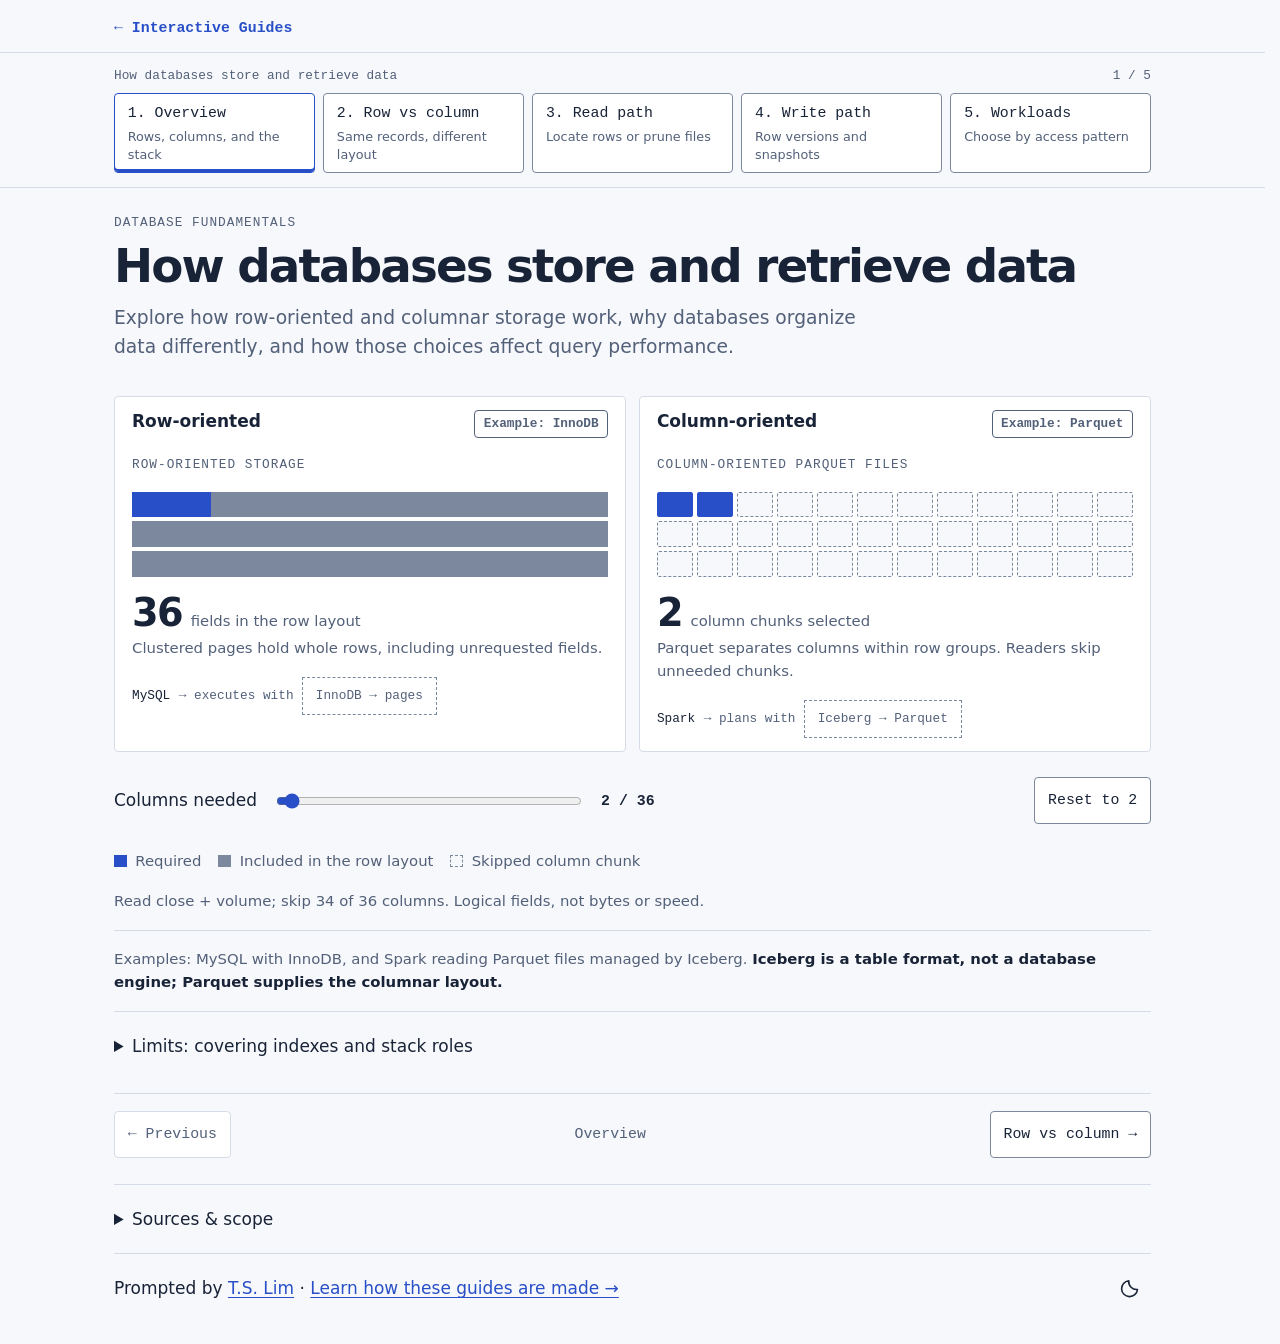
<file: how-databases-store-and-retrieve-data.html>
<!doctype html>
<html lang="en">
<head>
<meta charset="utf-8"><meta name="viewport" content="width=device-width,initial-scale=1">
<title>How databases store and retrieve data — Interactive Guide</title>
<meta name="description" content="Explore how row-oriented and columnar storage work, why databases organize data differently, and how those choices affect query performance.">
<link rel="icon" type="image/svg+xml" href="assets/favicon.svg">
<style>
html{scroll-behavior:smooth}main{max-width:64rem;margin:auto;padding:var(--s-7) var(--s-5) var(--s-8)}h1,h2,h3,p,figure{margin:0}h1,h2,h3{text-wrap:balance}h1{font-size:var(--t-h1);line-height:1.08;letter-spacing:-.04em;font-weight:600;margin:var(--s-3) 0 var(--s-4)}h2{font-size:var(--t-h2);line-height:1.2;letter-spacing:-.01em;font-weight:600;margin:var(--s-2) 0 var(--s-5)}h3{font-size:var(--t-lead);font-weight:600;line-height:1.3}p,figcaption{text-wrap:pretty}button[aria-pressed=true]{border-color:var(--accent)}button[aria-pressed=true]{background:color-mix(in srgb,var(--accent) 12%,var(--surface));box-shadow:inset 0 -2px var(--accent)}code,.mono{font-family:var(--mono);font-size:var(--t-small);font-variant-numeric:tabular-nums}code{overflow-wrap:anywhere}.label{font:400 var(--t-label)/1.5 var(--mono);letter-spacing:.08em;text-transform:uppercase;color:var(--text-dim)}.lead{font-size:var(--t-lead);color:var(--text-dim);max-width:55ch}.muted{color:var(--text-dim)}.accent{color:var(--accent)}.small{font-size:var(--t-small)}.section{padding-top:var(--s-8);scroll-margin-top:var(--s-8)}.section-head{border-top:1px solid var(--border);padding-top:var(--s-5)}.two{display:grid;grid-template-columns:repeat(2,minmax(0,1fr));gap:var(--s-6)}.two>*{min-width:0}.frame{border:1px solid var(--border);border-radius:var(--r-1);padding:var(--s-5);background:var(--surface)}.stage{background-image:radial-gradient(var(--border) 1px,transparent 1px);background-size:24px 24px;background-color:var(--bg)}figcaption{margin-top:var(--s-3);color:var(--text-dim);max-width:75ch}figcaption .mono{color:var(--text);margin-right:var(--s-2)}.toolbar{display:flex;flex-wrap:wrap;align-items:center;gap:var(--s-2)}.subhead{display:flex;flex-wrap:wrap;align-items:baseline;justify-content:space-between;gap:var(--s-3);margin-bottom:var(--s-4)}.chip{display:inline-block;font:600 var(--t-label)/1.4 var(--mono);padding:var(--s-1) var(--s-2);border:1px solid currentColor;border-radius:var(--r-1);white-space:nowrap;color:var(--text-dim)}.note{margin-top:var(--s-5);padding-top:var(--s-4);border-top:1px solid var(--border);color:var(--text-dim)}.note strong{color:var(--text)}details{border-top:1px solid var(--border);margin-top:var(--s-4);padding-top:var(--s-3)}summary{cursor:pointer;color:var(--text);padding:var(--s-2) 0}details p,details ul{margin:var(--s-3) 0;max-width:70ch;color:var(--text-dim)}li+li{margin-top:var(--s-2)}.controls{margin:var(--s-5) 0}.js-only{display:none}.ready .js-only{display:flex}.nav{position:sticky;top:0;z-index:5;background:var(--bg);border-bottom:1px solid var(--border)}.nav-inner{max-width:64rem;margin:auto;padding:var(--s-3) var(--s-5);display:flex;align-items:center;justify-content:space-between;gap:var(--s-4)}.nav-brand{font:600 var(--t-small)/1.4 var(--mono);white-space:nowrap}.nav-links{display:flex;gap:var(--s-5);overflow-x:auto;scrollbar-width:none}.nav-links a{font-size:var(--t-small);text-decoration:none;color:var(--text-dim);white-space:nowrap}.nav-links a[aria-current=true]{color:var(--accent)}.skip-link{position:fixed;top:-5rem;left:1rem;z-index:9;background:var(--surface);padding:var(--s-3)}.skip-link:focus{top:1rem}
/* The field tiles are a logical footprint, not a byte scale. */
.overview{margin-top:var(--s-6)}.engine{padding:var(--s-5);background:var(--surface);border:1px solid var(--border);border-radius:var(--r-1)}.engine p{color:var(--text-dim);margin-top:var(--s-3)}.field-grid{display:grid;grid-template-columns:repeat(12,minmax(0,1fr));gap:var(--s-1);margin:var(--s-4) 0}.field{height:1.5rem;border:1px solid var(--border-bright);border-radius:2px;background:var(--bg)}.field.read{background:var(--border-bright)}.field.requested{background:var(--accent);border-color:var(--accent)}.field.skip{border-style:dashed}.field-grid.row-layout{gap:var(--s-1) 0}.row-layout .field{border-radius:0;border-right:0}.row-layout .field:nth-child(12n){border-right:1px solid var(--border-bright)}.stat{display:flex;align-items:baseline;gap:var(--s-2)}.stat strong{font-size:2.25rem;letter-spacing:-.04em;line-height:1;font-variant-numeric:tabular-nums}.stat span{color:var(--text-dim)}.slider-control{display:flex;align-items:center;gap:var(--s-4);flex:1;flex-wrap:wrap}.slider-control input{flex:1;min-width:8rem;max-width:18rem;accent-color:var(--accent);cursor:pointer}.slider-control output{font:600 var(--t-small) var(--mono);min-width:4.5rem}.legend{display:flex;gap:var(--s-4);flex-wrap:wrap;font-size:var(--t-small);color:var(--text-dim);margin-top:var(--s-4)}.legend span{display:flex;align-items:center;gap:var(--s-2)}.key{width:.75rem;height:.75rem;background:var(--accent);border:1px solid var(--accent)}.key.extra{background:var(--border-bright);border-color:var(--border-bright)}.key.skipped{background:transparent;border:1px dashed var(--border-bright)}.stackline{display:flex;gap:var(--s-2);flex-wrap:wrap;align-items:center;margin-top:var(--s-4);font:400 var(--t-label)/1.5 var(--mono);color:var(--text-dim)}.stackline b{color:var(--text);font-weight:400}.boundary{border:1px dashed var(--border-bright);padding:var(--s-2) var(--s-3)}
/* Same records, different physical layouts. All sizes are illustrative. */
.layout-intro{max-width:65ch;color:var(--text-dim)}.layout-query{display:flex;flex-wrap:wrap;justify-content:space-between;align-items:center;gap:var(--s-4);padding:var(--s-4);background:var(--surface);border:1px solid var(--border);margin-bottom:var(--s-5)}.layout-query code{max-width:100%}.layout-result{font:600 var(--t-small)/1.5 var(--mono);color:var(--accent)}.layout-lane{min-width:0}.layout-lane>p{margin:var(--s-2) 0 var(--s-4);color:var(--text-dim)}.storage-shell{border:1px dashed var(--border-bright);padding:var(--s-3);border-radius:var(--r-1)}.storage-shell>.label{margin-bottom:var(--s-3)}.storage-unit{border:1px solid var(--border-bright);padding:var(--s-3);background:var(--surface);margin-top:var(--s-3)}.storage-unit:first-of-type{margin-top:0}.storage-unit.is-read{border:2px solid var(--accent);padding:calc(var(--s-3) - 1px)}.storage-unit.is-skipped{border-style:dashed}.unit-heading{display:flex;align-items:center;justify-content:space-between;gap:var(--s-2);margin-bottom:var(--s-3);flex-wrap:wrap}.unit-heading strong{font-size:var(--t-small)}.unit-state{font:400 var(--t-label)/1.5 var(--mono);color:var(--text-dim)}.is-read>.unit-heading>.unit-state{color:var(--accent)}.row-records{width:100%;border-collapse:collapse;table-layout:fixed}.row-records th{font:400 var(--t-label)/1.5 var(--mono);text-align:left;color:var(--text-dim);padding:var(--s-2) var(--s-1)}.row-records td{font:400 var(--t-small)/1.5 var(--mono);padding:var(--s-2) var(--s-1);border-top:1px solid var(--border);background:var(--bg)}.row-records tr+tr td{border-top-color:var(--border-bright)}.row-records td.used,.chunk-value.used{box-shadow:inset 0 -2px var(--accent);background:color-mix(in srgb,var(--accent) 12%,var(--surface));font-weight:600}.unit-note{font-size:var(--t-small);color:var(--text-dim);margin-top:var(--s-3)}.chunk-grid{display:grid;grid-template-columns:repeat(3,minmax(0,1fr));gap:var(--s-2)}.column-chunk{min-width:0;border:1px solid var(--border-bright);padding:var(--s-2) var(--s-1);background:var(--bg)}.column-chunk.is-read{border:2px solid var(--accent);padding:calc(var(--s-2) - 1px) calc(var(--s-1) - 1px)}.column-chunk.is-skipped{border-style:dashed}.chunk-name{display:block;font:400 var(--t-label)/1.5 var(--mono);color:var(--text-dim);overflow-wrap:anywhere}.chunk-state{display:block;font:400 var(--t-label)/1.5 var(--mono);margin-bottom:var(--s-2);color:var(--text-dim)}.column-chunk.is-read .chunk-state{color:var(--accent)}.chunk-value{display:block;font:400 var(--t-small)/1.5 var(--mono);padding:var(--s-2) var(--s-1);border-top:1px solid var(--border)}.parquet-footer{border:1px solid var(--border-bright);background:var(--surface);padding:var(--s-3);margin-top:var(--s-3)}.parquet-footer.is-read{border-color:var(--accent)}.parquet-footer p{font-size:var(--t-small);color:var(--text-dim);margin-top:var(--s-2)}.layout-explanation{margin-top:var(--s-4);color:var(--text-dim);min-height:6rem}.layout-legend{margin-bottom:var(--s-4)}.layout-legend .key{background:transparent;border:2px solid var(--accent)}.layout-legend .key.used-key{background:color-mix(in srgb,var(--accent) 12%,var(--surface));border:0;border-bottom:2px solid var(--accent)}.layout-legend .key.skipped{border:1px dashed var(--border-bright)}
/* Read path */
.path-controls{justify-content:space-between}.steps{display:flex;gap:var(--s-2);flex-wrap:wrap}.steps button{min-width:2.75rem}.paths{gap:0}.path-lane{padding:var(--s-5)}.path-lane+.path-lane{border-left:1px solid var(--border)}.path-lane h3{margin-bottom:var(--s-4)}.path-svg{display:block;width:100%;max-width:24rem;height:auto;margin:auto}.path-svg text{font-family:var(--sans);fill:var(--text);font-size:17px}.path-svg .sub{font-family:var(--mono);fill:var(--text-dim);font-size:14px}.path-svg .box{fill:var(--surface);stroke:var(--border-bright);stroke-width:1.5}.path-svg .edge{fill:none;stroke:var(--text-dim);stroke-width:1.75}.path-svg .edge-text{font-size:14px;fill:var(--text-dim)}.path-svg .active .box{stroke:var(--accent);stroke-width:2.5}.path-svg .active .step-label{fill:var(--accent)}.path-svg .step-label{font:600 13px var(--mono);fill:var(--text-dim)}.path-svg .active .edge{stroke:var(--accent);stroke-width:2.75}.path-detail{border-top:1px solid var(--border);padding:var(--s-4) var(--s-5);min-height:8rem}.path-detail p{margin-top:var(--s-2);color:var(--text-dim)}.query{padding:var(--s-3) var(--s-4);border-bottom:1px solid var(--border);overflow-wrap:anywhere;background:var(--surface)}
/* Commit laboratory */
.commit-controls{justify-content:space-between;align-items:flex-start}.mode{display:flex;gap:var(--s-2);flex-wrap:wrap}.commit-board{padding:var(--s-5);border-top:1px solid var(--border)}.commit-board+.commit-board{border-left:1px solid var(--border)}.record{display:flex;justify-content:space-between;align-items:center;gap:var(--s-3);border:1px solid var(--border-bright);padding:var(--s-3);margin-top:var(--s-3);min-height:4.5rem;background:var(--surface);font-family:var(--mono);font-size:var(--t-small)}.record.changed{border-color:var(--accent);box-shadow:0 2px 8px var(--lift)}.record.pending{border-style:dashed}.record small{display:block;font:400 var(--t-label) var(--mono);color:var(--text-dim);margin-top:var(--s-1)}.record strong{font-weight:600}.connection{font:400 var(--t-label) var(--mono);padding:var(--s-2) 0;color:var(--text-dim)}.reader-grid{display:grid;grid-template-columns:repeat(2,minmax(0,1fr));gap:var(--s-3);margin-top:var(--s-4)}.reader{border-top:1px solid var(--border-bright);padding-top:var(--s-3)}.reader span{display:block;font-size:var(--t-small);color:var(--text-dim)}.reader strong{font:600 var(--t-lead)/1.5 var(--mono)}.status-line{border-top:1px solid var(--border);padding:var(--s-4) var(--s-5);min-height:5.5rem}.status-line strong{color:var(--accent)}.commit-progress{display:flex;gap:var(--s-1);margin-top:var(--s-3)}.commit-progress i{display:block;width:2rem;height:var(--s-1);background:var(--border-bright)}.commit-progress i.on{background:var(--accent)}
/* Workload choices */
.workload-buttons{display:flex;gap:var(--s-2);flex-wrap:wrap;margin-bottom:var(--s-5)}.verdict{font-size:var(--t-lead);margin-bottom:var(--s-5);max-width:65ch}.fit-grid{display:grid;grid-template-columns:repeat(2,minmax(0,1fr));gap:var(--s-5)}.fit-diagram{padding:var(--s-5);border:1px solid var(--border-bright)}.fit-diagram.preferred{border-color:var(--accent)}.fit-diagram h3{margin-bottom:var(--s-4)}.flow{display:flex;align-items:center;gap:var(--s-2);flex-wrap:wrap}.flow-box{padding:var(--s-2) var(--s-3);border:1px solid var(--border-bright);font:400 var(--t-small)/1.4 var(--mono)}.flow-arrow{color:var(--text-dim);font-size:var(--t-small)}.fit-diagram p{margin-top:var(--s-4);color:var(--text-dim)}.partition-demo{margin-top:var(--s-6)}.partition-row{display:grid;grid-template-columns:8rem minmax(0,1fr);gap:var(--s-4);padding:var(--s-4) 0;border-bottom:1px solid var(--border)}.partition-files{display:flex;flex-wrap:wrap;gap:var(--s-2)}.file{font:400 var(--t-small) var(--mono);border:1px solid var(--border-bright);padding:var(--s-3)}.file.new{border-color:var(--accent)}.maintenance{margin-top:var(--s-6);padding-top:var(--s-5);border-top:1px solid var(--border)}.maintenance h3{margin-bottom:var(--s-3)}footer{margin-top:var(--s-8);border-top:1px solid var(--border);padding-top:var(--s-5)}footer ul{padding-left:var(--s-5)}footer p{max-width:70ch;color:var(--text-dim)}.noscript{border:1px solid var(--warn);padding:var(--s-4);margin:var(--s-4) 0}
@media(min-width:1400px){.nav{position:fixed;left:var(--s-5);top:var(--s-7);width:9rem;border:0}.nav-inner{display:block;padding:0}.nav-links{display:flex;flex-direction:column;gap:var(--s-4);margin-top:var(--s-5)}main{margin-left:calc((100vw - 64rem)/2 + 2rem);margin-right:var(--s-5)}}
@media(max-width:850px){main{padding:var(--s-5) var(--s-4) var(--s-7)}.nav-inner{padding:var(--s-3) var(--s-4)}.nav-brand{display:none}.nav-links{width:100%;gap:var(--s-5)}.two,.fit-grid{grid-template-columns:minmax(0,1fr);gap:var(--s-4)}.paths,.commit-panels{gap:0}.path-lane+.path-lane,.commit-board+.commit-board{border-left:0;border-top:1px solid var(--border)}.engine,.frame,.path-lane,.commit-board,.fit-diagram{padding:var(--s-4)}.paths{padding:0}.section{padding-top:var(--s-7)}.partition-row{grid-template-columns:minmax(0,1fr);gap:var(--s-2)}.subhead{flex-wrap:wrap}.path-detail{min-height:0;padding:var(--s-4) 0 0}.status-line{padding:var(--s-4)}.slider-control{width:100%}.slider-control label{width:100%}}
@media(prefers-reduced-motion:reduce){html{scroll-behavior:auto}*{transition:none!important;animation:none!important}}
@media print{:root{--bg:#fff;--surface:#fff;--text:#0f1a26;--text-dim:#4d6074;--border:#d6e0ea;--border-bright:#818f9e;--accent:#a34700;--info:#145f99;color-scheme:light}.nav,.js-only{display:none!important}main{max-width:none;margin:0;padding:0}.section{padding-top:2rem}figure,.engine,.fit-diagram{break-inside:avoid}details{display:block}body{font-size:12pt}h1{font-size:30pt}.record{box-shadow:none}a{color:inherit}}
</style>
<link rel="stylesheet" href="assets/shared.css">
  <!-- Google tag (gtag.js) -->
  <script async src="https://www.googletagmanager.com/gtag/js?id=G-EMMVX1MMKZ"></script>
  <script>
    window.dataLayer = window.dataLayer || [];
    function gtag(){dataLayer.push(arguments);}
    gtag('js', new Date());
    gtag('config', 'G-EMMVX1MMKZ');
  </script>
</head>
<body data-guide="storage">
<nav class="site-nav" aria-label="Collection"><div class="site-nav-inner"><a class="site-home" href="index.html">← Interactive Guides</a></div></nav>
<a class="skip-link" href="#main">Skip to content</a>
<nav class="nav" aria-label="Page sections"><div class="nav-inner"><span class="nav-brand">Storage / study</span><div class="nav-links"><a href="#difference" aria-current="true">The difference</a><a href="#layout">Row vs column</a><a href="#reads">Read path</a><a href="#writes">Write path</a><a href="#fit">Workload fit</a></div></div></nav>
<main id="main">
<header id="difference" data-guide-panel data-tab-label="Overview" data-tab-note="Rows, columns, and the stack">
<div class="label">Database fundamentals</div>
<h1>How databases store and retrieve data</h1>
<p class="lead">Explore how row-oriented and columnar storage work, why databases organize data differently, and how those choices affect query performance.</p>
<noscript><p class="noscript">Enable JavaScript to use the controls. The default comparison below remains readable.</p></noscript>
<figure class="overview">
<div class="two concept-grid">
<div class="engine concept-card"><div class="subhead"><h3>Row-oriented</h3><span class="chip">Example: InnoDB</span></div><div class="label">Row-oriented storage</div><div class="field-grid row-layout" id="row-fields" role="img" aria-label="A clustered-row scan includes all 36 column fields."></div><div class="stat"><strong>36</strong><span>fields in the row layout</span></div><p>Clustered pages hold whole rows, including unrequested fields.</p><div class="stackline"><b>MySQL</b><span>→ executes with</span><span class="boundary">InnoDB → pages</span></div></div>
<div class="engine concept-card"><div class="subhead"><h3>Column-oriented</h3><span class="chip">Example: Parquet</span></div><div class="label">Column-oriented Parquet files</div><div class="field-grid" id="column-fields" role="img" aria-label="Read 2 column chunks; skip 34 other columns."></div><div class="stat"><strong id="column-count">2</strong><span>column chunks selected</span></div><p>Parquet separates columns within row groups. Readers skip unneeded chunks.</p><div class="stackline"><b>Spark</b><span>→ plans with</span><span class="boundary">Iceberg → Parquet</span></div></div>
</div>
<div class="toolbar controls js-only"><div class="slider-control"><label for="columns">Columns needed</label><input id="columns" type="range" min="1" max="36" value="2"><output for="columns" id="columns-output">2 / 36</output></div><button id="reset-columns">Reset to 2</button></div>
<div class="legend"><span><i class="key" aria-hidden="true"></i>Required</span><span><i class="key extra" aria-hidden="true"></i>Included in the row layout</span><span><i class="key skipped" aria-hidden="true"></i>Skipped column chunk</span></div>
<figcaption><span id="projection-caption">Read close + volume; skip 34 of 36 columns.</span> Logical fields, not bytes or speed.</figcaption>
</figure>
<p class="note">Examples: MySQL with InnoDB, and Spark reading Parquet files managed by Iceberg. <strong>Iceberg is a table format, not a database engine; Parquet supplies the columnar layout.</strong></p>
<details><summary>Limits: covering indexes and stack roles</summary><p>A covering secondary index can supply a query without a clustered-row lookup. This diagram models a clustered-row scan with inline fields, not every InnoDB query. Real I/O depends on pages, caching, compression, off-page values, predicates, and the execution plan. Column pruning is not a guaranteed speed multiplier.</p><p><strong>Different roles:</strong> InnoDB is a MySQL storage engine; Iceberg is a table format. Here, Spark runs queries, Polaris manages the catalog, and MinIO stores files.</p></details>
</header>
<section class="section" id="layout" aria-labelledby="layout-title" data-tab-label="Row vs column" data-tab-note="Same records, different layout">
<div class="section-head"><div class="label">Storage layout</div><h2 id="layout-title">Rows together. Columns together.</h2></div>
<p class="layout-intro">Same six records: grouped by row in InnoDB, by column within Parquet row groups.</p>
<div class="toolbar controls js-only" role="group" aria-label="Choose a storage layout example"><button data-layout-query="layout" aria-pressed="false">Show layout</button><button data-layout-query="lookup" aria-pressed="false">Read one stock</button><button data-layout-query="average" aria-pressed="true">Average close</button></div>
<div class="layout-query" aria-live="polite"><code id="layout-sql">SELECT AVG(close) FROM bars;</code><output class="layout-result" id="layout-result">Average close = 225</output></div>
<figure>
<div class="legend layout-legend"><span><i class="key" aria-hidden="true"></i>Border: read</span><span><i class="key used-key" aria-hidden="true"></i>Underline: used</span><span><i class="key skipped" aria-hidden="true"></i>Dashed: skipped</span></div>
<div class="two">
<div class="layout-lane"><h3>Row layout / InnoDB</h3><p>Read a page → obtain complete records.</p><div class="storage-shell"><div class="label">Clustered index · leaf pages</div><div id="layout-row-pages"><p class="muted">Page A: AAPL / 100 / 1,000; GOOG / 150 / 1,500; MSFT / 200 / 2,000.<br>Page B: NVDA / 300 / 3,000; ORCL / 250 / 2,500; TSLA / 350 / 3,500.</p></div></div><p class="layout-explanation" id="layout-row-note">Read both pages, including unused fields. Calculate with close only.</p></div>
<div class="layout-lane"><h3>Column layout / Parquet</h3><p>Read selected column chunks → obtain values.</p><div class="storage-shell"><div class="label">bars.parquet · one file</div><div id="layout-parquet-groups"><p class="muted">Row group A: symbol [AAPL, GOOG, MSFT]; close [100, 150, 200]; volume [1,000, 1,500, 2,000].<br>Row group B: symbol [NVDA, ORCL, TSLA]; close [300, 250, 350]; volume [3,000, 2,500, 3,500].</p></div><div class="parquet-footer is-read" id="layout-footer"><div class="unit-heading"><strong>File footer</strong><span class="unit-state" id="layout-footer-state">READ METADATA</span></div><p>Schema + chunk locations + statistics.<br>Symbol bounds: A = AAPL–MSFT; B = NVDA–TSLA.</p></div></div><p class="layout-explanation" id="layout-parquet-note">Read the footer and close chunks. Skip symbol and volume.</p></div>
</div>
<figcaption>Pages hold rows; row groups separate columns. Boxes are not equal-sized I/O units.</figcaption>
</figure>
<details><summary>How the example simplifies real storage</summary><ul><li><strong>Sample layout:</strong> each stock appears once. Symbol is the InnoDB primary key. The Parquet rows are sorted by symbol, so their group ranges do not overlap.</li><li><strong>InnoDB:</strong> the diagram shows data-page access, not the index traversal. It assumes no covering index on close. Cached pages can avoid disk reads.</li><li><strong>Parquet:</strong> a row group is a logical batch of rows, not one physical read unit. Each column chunk contains pages. Readers use metadata to find the required byte ranges.</li><li><strong>Lookup:</strong> the footer’s symbol bounds let this reader skip group B. The example shows all chunks in group A as read. Readers may use further filtering or page-level optimizations.</li><li><strong>Average:</strong> this example decodes all close values. It does not infer an average from minimum and maximum statistics.</li></ul><p>The tiny batches keep the example readable. Real InnoDB pages and Parquet row groups usually contain many more records. Compression, encoding, caching, and metadata access are not measured here.</p></details>
<div class="concept-grid"><div class="concept-card"><h3>One record</h3><p class="muted">Rows keep an entity’s fields nearby. An index can locate the record.</p></div><div class="concept-card"><h3>Many values</h3><p class="muted">Columns let scans read fewer fields and process batches of values.</p></div><div class="concept-card"><h3>Compression</h3><p class="muted">Similar values often compress well together. Savings depend on data and encoding.</p></div></div>
</section>
<section class="section" id="reads" aria-labelledby="reads-title" data-tab-label="Read path" data-tab-note="Locate rows or prune files">
<div class="section-head"><div class="label">Read path examples</div><h2 id="reads-title">Locate or eliminate.</h2></div>
<p class="layout-intro">An indexed row-store plan versus a file-based columnar plan. These are examples—not universal read paths for every database.</p>
<div class="toolbar controls path-controls js-only"><div class="steps" role="group" aria-label="Read stages"><button data-step="-1" aria-pressed="true">Overview</button><button data-step="0" aria-pressed="false" aria-label="Stage 1: locate">1</button><button data-step="1" aria-pressed="false" aria-label="Stage 2: narrow">2</button><button data-step="2" aria-pressed="false" aria-label="Stage 3: inspect">3</button><button data-step="3" aria-pressed="false" aria-label="Stage 4: read">4</button><button data-step="4" aria-pressed="false" aria-label="Stage 5: return">5</button></div><div class="toolbar"><button id="previous-step" disabled>← Back</button><button id="next-step">Next →</button></div></div>
<figure><div class="frame stage paths"><div class="query"><code>SELECT close, volume FROM bars WHERE symbol = 'AAPL';</code><div class="small muted">Illustrative plan; indexes, layout, and reader matter.</div></div><div class="two paths"><div class="path-lane"><h3>InnoDB <span class="muted small">/ index route</span></h3><div id="innodb-path"></div><div class="path-detail" aria-live="polite"><strong id="innodb-step-title">Rows behind an index</strong><p id="innodb-step-text">A secondary index finds primary keys; InnoDB fetches matching clustered records.</p></div></div><div class="path-lane"><h3>Iceberg stack <span class="muted small">/ pruning route</span></h3><div id="iceberg-path"></div><div class="path-detail" aria-live="polite"><strong id="iceberg-step-title">Files behind metadata</strong><p id="iceberg-step-text">Snapshot metadata and statistics prune manifests, files, and row groups.</p></div></div></div></div><figcaption>Indexes locate records; metadata skips work. Paired stages do not imply equal costs.</figcaption></figure>
<details><summary>What each Iceberg metadata layer contains</summary><ul><li><strong>Table metadata JSON:</strong> schema, partition specifications, snapshot history, and the current snapshot reference.</li><li><strong>Manifest list:</strong> manifest locations and partition summaries. A snapshot points to its manifest list.</li><li><strong>Manifest:</strong> entries for data files or delete files. Data-file entries contain paths, partition values, and column metrics when available.</li><li><strong>Parquet footer:</strong> row-group and column-chunk locations and statistics. The reader can use these to skip more data.</li></ul><p>Statistics reject impossible matches; they do not prove that all remaining rows match. The reader still applies the query filter. Delete-file applicability follows Iceberg rules, not a simple one-to-one link.</p></details>
</section>
<section class="section" id="writes" aria-labelledby="writes-title" data-tab-label="Write path" data-tab-note="Row versions and snapshots">
<div class="section-head"><div class="label">Write path</div><h2 id="writes-title">Protect readers. Keep history.</h2></div>
<p class="lead">Storage layout alone does not determine transactions. In these two examples, update 100 → 105 while existing readers keep their earlier view.</p>
<div class="toolbar controls commit-controls js-only"><div class="mode" role="group" aria-label="Iceberg update mode"><button data-mode="cow" aria-pressed="true">Copy on write</button><button data-mode="mor" aria-pressed="false">Merge on read</button></div><div class="toolbar"><button id="write-next">1. Prepare update</button><button id="write-fail" disabled>Abort before commit</button><button id="write-reset">Reset</button></div></div>
<figure><div class="frame stage" style="padding:0"><div class="two commit-panels" style="gap:0">
<div class="commit-board"><div class="subhead"><h3>InnoDB</h3><span class="chip">Row versions</span></div><div class="record" id="innodb-current"><span>Clustered record<small id="innodb-record-note">Committed value</small></span><strong id="innodb-value">100</strong></div><div class="connection" id="undo-connection">↓ retains history when a row changes</div><div class="record" id="undo-record"><span>Undo record<small id="undo-note">No update in this example yet</small></span><strong id="undo-value">—</strong></div><div class="reader-grid"><div class="reader"><span>Existing read view</span><strong id="innodb-old-reader">100</strong></div><div class="reader"><span>Fresh read view</span><strong id="innodb-new-reader">100</strong></div></div></div>
<div class="commit-board"><div class="subhead"><h3>Iceberg stack</h3><span class="chip">File snapshots</span></div><div class="record" id="catalog-record"><span>Catalog pointer<small id="catalog-note">Current table metadata</small></span><strong id="catalog-value">v1 → S1</strong></div><div class="connection" id="snapshot-connection">↓ S1 references the original file</div><div class="record" id="iceberg-files"><span id="iceberg-file-label">File A<small>Immutable · close = 100</small></span><strong id="iceberg-file-status">visible</strong></div><div class="reader-grid"><div class="reader"><span>Reader on S1</span><strong id="iceberg-old-reader">100</strong></div><div class="reader"><span>Fresh snapshot read</span><strong id="iceberg-new-reader">100</strong></div></div></div>
</div><div class="status-line" aria-live="polite"><div id="write-status"><strong>Ready.</strong> Both readers see 100. Prepare an update.</div><div class="commit-progress" aria-hidden="true"><i class="on"></i><i></i><i></i></div></div></div><figcaption>Undo preserves row views; snapshots preserve file views.</figcaption></figure>
<div class="two concept-grid maintenance"><div class="concept-card"><h3>InnoDB: transaction</h3><p class="muted">Locks coordinate writes. Undo preserves old views; redo supports recovery. Durability depends on settings.</p></div><div class="concept-card"><h3>Iceberg: snapshot</h3><p class="muted" id="mode-explanation">Replace affected files; reuse unchanged files. Atomically swap the catalog’s metadata pointer.</p></div></div>
<details><summary>What if two Iceberg writers race?</summary><div class="toolbar controls js-only" role="group" aria-label="Concurrent write scenario"><button data-race="compatible" aria-pressed="true">Compatible appends</button><button data-race="conflict" aria-pressed="false">Conflicting changes</button></div><div class="flow" aria-label="Concurrent commit process"><span class="flow-box">A commits</span><span class="flow-arrow">→ B reloads</span><span class="flow-box">Validate B</span><span class="flow-arrow">→ outcome</span><span class="flow-box" id="race-outcome">Retry commit</span></div><p id="race-text" aria-live="polite">Writer B’s stale pointer swap fails. If its assumptions still hold, it can rebuild metadata on the new state and retry. Compatible appends often reuse files.</p><p>Validation depends on the operation and isolation level. “Different files” alone is not a universal test. InnoDB’s native locks are separate from the application advisory locks used in the article.</p></details>
<details><summary>Read-view and cleanup limits</summary><p>The example uses an existing consistent read view and a separate fresh read view. InnoDB visibility depends on the isolation level and read type. Locking reads do not follow this simple model.</p><p>InnoDB purges old undo when it is no longer needed. Iceberg snapshot expiration and orphan-file cleanup are separate operations. Retention must protect active readers and writers. A failed pre-commit write can leave unreferenced files; not every retry is automatically idempotent.</p></details>
</section>
<section class="section" id="fit" aria-labelledby="fit-title" data-tab-label="Workloads" data-tab-note="Choose by access pattern">
<div class="section-head"><div class="label">Workload fit</div><h2 id="fit-title">Choose for the work.</h2></div>
<div class="concept-grid"><div class="concept-card"><h3>Transactions · OLTP</h3><p class="muted">Many short reads and writes: accounts, orders, inventory.</p></div><div class="concept-card"><h3>Analytics · OLAP</h3><p class="muted">Scan and aggregate many records: trends, reports, totals.</p></div><div class="concept-card"><h3>Mixed workloads</h3><p class="muted">Some systems maintain both layouts. Indexes, caching, and execution matter too.</p></div></div>
<div class="workload-buttons js-only" role="group" aria-label="Choose a workload"><button data-workload="analytics" aria-pressed="true">Scan a few columns</button><button data-workload="lookup" aria-pressed="false">Read one record</button><button data-workload="updates" aria-pressed="false">Frequent small updates</button><button data-workload="batch" aria-pressed="false">Large batch ingest</button></div>
<p class="verdict" id="workload-verdict">Reading a few fields across many records often favors columnar storage.</p>
<figure><div class="fit-grid concept-grid"><div class="fit-diagram concept-card" id="fit-innodb"><h3>Rows / InnoDB</h3><div class="flow" id="fit-innodb-flow"><span class="flow-box">Row pages</span><span class="flow-arrow">→ scan</span><span class="flow-box">Buffer pool</span></div><p id="fit-innodb-text">Row scans include unused fields. A covering index can change the trade-off.</p></div><div class="fit-diagram concept-card preferred" id="fit-iceberg"><h3>Columns / Iceberg + Parquet</h3><div class="flow" id="fit-iceberg-flow"><span class="flow-box">File statistics</span><span class="flow-arrow">→ prune</span><span class="flow-box">Column chunks</span></div><p id="fit-iceberg-text">Pruning, compression, and parallel column reads suit analytics.</p></div></div><figcaption>Tendencies, not benchmarks. Layout, indexes, caching, and compute can change the result.</figcaption></figure>
<details><summary>Layout is not a database category</summary><p>SQL can query either layout. Columnar engines can support updates and transactions; row stores can run analytics. A “wide-column” database is a different category, not another name for a columnar analytics engine.</p></details>
<details><summary>Example-specific: partition evolution & maintenance</summary>
<figure class="partition-demo"><div class="frame"><div class="subhead"><h3>Change the partition rule</h3><button class="js-only" id="partition-toggle" aria-pressed="false">Add a day transform</button></div><div class="partition-row"><strong>InnoDB</strong><div><div class="partition-files" id="innodb-partition-files"><span class="file">Existing hash partitions</span></div><p class="small muted" id="innodb-partition-note">The article physically partitions its table by StockID.</p></div></div><div class="partition-row"><strong>Iceberg</strong><div><div class="partition-files" id="iceberg-partition-files"><span class="file">Old files · bucket(symbol)</span><span class="file">New files · bucket(symbol)</span></div><p class="small muted" id="iceberg-partition-note">All files currently use the same partition specification.</p></div></div></div><figcaption><span class="mono">Fig. 6</span>Iceberg can change the partition specification without rewriting old data. Old files keep their old layout and pruning limits.</figcaption></figure>
<div class="two concept-grid maintenance"><div class="concept-card"><h3>InnoDB upkeep</h3><div class="flow"><span class="flow-box">Row / index changes</span><span class="flow-arrow">→ upkeep</span><span class="flow-box">Pages + indexes</span></div><p class="muted" style="margin-top:var(--s-3)">Manage index cost, statistics, page flushing, and undo purge. More indexes can increase write work.</p></div><div class="concept-card"><h3>Iceberg upkeep</h3><div class="flow"><span class="flow-box">Small files + history</span><span class="flow-arrow">→ upkeep</span><span class="flow-box">Compact + expire</span></div><p class="muted" style="margin-top:var(--s-3)">Compact files, expire snapshots, and remove safe-to-delete orphan files. Merge on read also adds delete-processing work.</p></div></div>
</details>
<details><summary>Index costs & row counts</summary><ul><li><strong>Index write cost:</strong> inserts add entries to indexes. Updates need to change affected index entries—not necessarily every secondary index.</li><li><strong>Row counts:</strong> Iceberg metadata can answer some counts, but deletes, filters, and engine support can require more work. InnoDB generally counts visible records through an index rather than keeping one exact transactional count.</li></ul></details>
</section>
<footer aria-labelledby="sources-title"><details><summary id="sources-title">Sources & scope</summary><ul><li><a href="https://marcpaul.io/logs/same-job-two-engines-innodb-and-iceberg-internals/" target="_blank" rel="noopener noreferrer">Marc Paul — Same Job, Two Engines: InnoDB and Iceberg Internals</a><br><span class="muted small">Example source: the stock-analysis migration, stack components, read path, commit path, and maintenance trade-offs.</span></li><li><a href="https://iceberg.apache.org/docs/latest/reliability/" target="_blank" rel="noopener noreferrer">Apache Iceberg — Reliability</a><br><span class="muted small">Supporting source: atomic metadata replacement, consistent snapshots, concurrent writers, and retry validation.</span></li><li><a href="https://parquet.apache.org/docs/file-format/" target="_blank" rel="noopener noreferrer">Apache Parquet — File Format</a><br><span class="muted small">Column chunks, row groups, pages, and file metadata.</span></li><li><a href="https://dev.mysql.com/doc/refman/8.4/en/innodb-index-types.html" target="_blank" rel="noopener noreferrer">MySQL — Clustered and Secondary Indexes</a><br><span class="muted small">InnoDB’s row storage and index organization.</span></li></ul><p>This page teaches row-oriented versus columnar storage using InnoDB and an Iceberg + Spark + Polaris + MinIO stack as concrete examples. Their indexing, transaction, and maintenance mechanisms are not universal properties of either layout. Demos are simplified models, not live database operations or performance measurements.</p></details></footer>
</main>
<script>
'use strict';
const $=id=>document.getElementById(id);
const esc=s=>String(s).replace(/[&<>"']/g,c=>({'&':'&amp;','<':'&lt;','>':'&gt;','"':'&quot;',"'":'&#39;'}[c]));
function projection(n){return{required:n,skipped:36-n};}
function renderColumns(){const m=projection(Number($('columns').value));$('row-fields').innerHTML=Array.from({length:36},(_,i)=>`<span class="field ${i<m.required?'requested':'read'}"></span>`).join('');$('column-fields').innerHTML=Array.from({length:36},(_,i)=>`<span class="field ${i<m.required?'requested':'skip'}"></span>`).join('');$('column-count').textContent=m.required;$('columns-output').textContent=m.required+' / 36';$('column-fields').setAttribute('aria-label',`Read ${m.required} column chunks; skip ${m.skipped} other columns.`);$('projection-caption').textContent=m.required===2?'Read close + volume; skip 34 of 36 columns.':m.required===36?'All 36 columns required; projection skips none.':`Read ${m.required} of 36 columns; skip ${m.skipped} chunks.`;}
$('columns').addEventListener('input',renderColumns);$('reset-columns').addEventListener('click',()=>{$('columns').value=2;renderColumns();});renderColumns();
// One model supplies both physical layouts and the query result.
const stockGroups=[
  {name:'A',rows:[{symbol:'AAPL',close:100,volume:1000},{symbol:'GOOG',close:150,volume:1500},{symbol:'MSFT',close:200,volume:2000}]},
  {name:'B',rows:[{symbol:'NVDA',close:300,volume:3000},{symbol:'ORCL',close:250,volume:2500},{symbol:'TSLA',close:350,volume:3500}]}
];
const stockColumns=['symbol','close','volume'];
function stockValue(value){return typeof value==='number'?value.toLocaleString('en-US'):value;}
function storageModel(query){
  const overview=query==='layout',lookup=query==='lookup';
  const allRows=stockGroups.flatMap(g=>g.rows);
  const resultRows=lookup?allRows.filter(r=>r.symbol==='AAPL'):allRows;
  return {overview,query,sql:overview?'Same sample data; no query is running.':lookup?"SELECT * FROM bars WHERE symbol = 'AAPL';":'SELECT AVG(close) FROM bars;',
    result:overview?'Both layouts hold the same records':lookup?resultRows.map(r=>stockColumns.map(k=>stockValue(r[k])).join(' · ')).join('; '):'Average close = '+stockValue(resultRows.reduce((sum,r)=>sum+r.close,0)/resultRows.length),
    groups:stockGroups.map(group=>{
      const symbols=group.rows.map(r=>r.symbol).sort();
      const read=!overview&&(!lookup||(symbols[0]<='AAPL'&&symbols[symbols.length-1]>='AAPL'));
      return {...group,read,chunks:stockColumns.map(key=>({key,read:read&&(lookup||key==='close')}))};
    }),
    used:(row,key)=>!overview&&(lookup?row.symbol==='AAPL':key==='close')
  };
}
function renderStorage(query){
  const m=storageModel(query);
  $('layout-sql').textContent=m.sql;$('layout-result').textContent=m.result;
  $('layout-row-pages').innerHTML=m.groups.map(g=>`<div class="storage-unit ${m.overview?'':g.read?'is-read':'is-skipped'}" data-row-page="${g.name}"><div class="unit-heading"><strong>Page ${g.name}</strong><span class="unit-state">${m.overview?'ROW RECORDS':g.read?'READ PAGE':'SKIP PAGE'}</span></div><table class="row-records" aria-label="Records on InnoDB page ${g.name}"><thead><tr>${stockColumns.map(k=>`<th scope="col">${k}</th>`).join('')}</tr></thead><tbody>${g.rows.map(r=>`<tr>${stockColumns.map(k=>`<td class="${m.used(r,k)?'used':''}">${esc(stockValue(r[k]))}</td>`).join('')}</tr>`).join('')}</tbody></table><p class="unit-note">${m.overview?'Each record keeps its fields together.':g.read?'All fields are present in the accessed page.':'The index routes this lookup to page A.'}</p></div>`).join('');
  $('layout-parquet-groups').innerHTML=m.groups.map(g=>`<div class="storage-unit ${!m.overview&&!g.read?'is-skipped':''}" data-row-group="${g.name}"><div class="unit-heading"><strong>Row group ${g.name}</strong><span class="unit-state">${m.overview?'COLUMN CHUNKS':g.read?'READ SELECTED CHUNKS':'SKIP GROUP'}</span></div><div class="chunk-grid">${g.chunks.map(chunk=>`<div class="column-chunk ${m.overview?'':chunk.read?'is-read':'is-skipped'}" data-chunk="${chunk.key}"><strong class="chunk-name">${chunk.key}</strong><span class="chunk-state">${m.overview?'CHUNK':chunk.read?'READ':'SKIP'}</span>${g.rows.map(r=>`<span class="chunk-value ${m.used(r,chunk.key)?'used':''}">${esc(stockValue(r[chunk.key]))}</span>`).join('')}</div>`).join('')}</div></div>`).join('');
  $('layout-footer').classList.toggle('is-read',!m.overview);$('layout-footer-state').textContent=m.overview?'FILE METADATA':'READ METADATA';
  $('layout-row-note').textContent=m.overview?'Each page holds complete records: symbol, close, and volume together.':query==='lookup'?'The primary key finds page A. Return AAPL, not its neighboring records.':'Read both pages, including unused fields. Calculate with close only.';
  $('layout-parquet-note').textContent=m.overview?'Each chunk holds one field. Matching positions identify the same record.':query==='lookup'?'Footer bounds exclude group B. Read group A’s columns; filter for AAPL.':'Read the footer and close chunks. Skip symbol and volume.';
  document.querySelectorAll('[data-layout-query]').forEach(b=>b.setAttribute('aria-pressed',b.dataset.layoutQuery===query));
}
document.querySelectorAll('[data-layout-query]').forEach(b=>b.addEventListener('click',()=>renderStorage(b.dataset.layoutQuery)));
renderStorage('average');
const paths={innodb:[['Secondary B-tree','search indexed symbol','locates primary keys','Choose an index','This plan uses a secondary index on symbol. Index pages pass through the buffer pool.'],['Clustered B-tree','follow primary keys','locates row pages','Find records','Secondary entries supply primary keys for clustered lookups—unless the index covers the query.'],['Buffer pool pages','use cache or load pages','supplies records','Read pages','Cache hits avoid disk reads. Misses load pages containing complete row fields.'],['Visible row versions','check read view / undo','supplies visible values','Apply the read view','A consistent read checks visibility and uses undo for older versions.'],['Filter + project','return close and volume','','Return values','Apply predicates and projection. Reading whole rows does not mean returning every column.']],iceberg:[['Catalog → metadata JSON','resolve snapshot','points to manifest list','Select a snapshot','The catalog locates metadata; metadata identifies the snapshot and manifest list.'],['Manifest list','partition summaries','selects manifests','Prune manifests','Partition summaries eliminate manifests that cannot match, under each partition specification.'],['Manifest entries','per-file column metrics','selects data files','Prune files','Partition values and column bounds keep only files that might match.'],['Parquet row groups','statistics + column chunks','reads required columns','Prune row groups','Statistics reject row groups. Read output, filter, and delete-related columns.'],['Filter + apply deletes','return close and volume','','Return snapshot rows','Spark applies remaining filters and applicable deletes within the selected snapshot.']]};
let readStep=-1;
function drawPath(kind){const nodes=paths[kind];return `<svg class="path-svg" viewBox="0 0 360 500" role="img" aria-label="${kind==='innodb'?'InnoDB':'Iceberg'} read path: ${nodes.map(n=>esc(n[0])).join(', ')}"><defs><marker id="arrow-${kind}" viewBox="0 0 10 10" refX="8" refY="5" markerWidth="5" markerHeight="5" orient="auto-start-reverse"><path d="M0 0L10 5L0 10Z" fill="context-stroke"/></marker></defs>${nodes.map((n,i)=>{let y=10+i*100;return `<g data-path="${kind}" data-index="${i}" class="${readStep===i?'active':''}">${i<4?`<path class="edge" d="M180 ${y+58}V${y+96}" marker-end="url(#arrow-${kind})"/><text class="edge-text" x="192" y="${y+80}">${esc(n[2])}</text>`:''}<rect class="box" x="20" y="${y}" width="320" height="58" rx="4"/><text class="step-label" x="32" y="${y+23}">${i+1}</text><text x="56" y="${y+24}">${esc(n[0])}</text><text class="sub" x="56" y="${y+44}">${esc(n[1])}</text></g>`;}).join('')}</svg>`;}
function renderRead(){for(const kind of ['innodb','iceberg']){$(kind+'-path').innerHTML=drawPath(kind);const n=readStep<0?null:paths[kind][readStep];$(kind+'-step-title').textContent=n?n[3]:(kind==='innodb'?'Rows behind an index':'Files behind metadata');$(kind+'-step-text').textContent=n?n[4]:(kind==='innodb'?'A secondary index finds primary keys; InnoDB fetches matching clustered records.':'Snapshot metadata and statistics prune manifests, files, and row groups.');}document.querySelectorAll('[data-step]').forEach(b=>b.setAttribute('aria-pressed',Number(b.dataset.step)===readStep));$('previous-step').disabled=readStep===-1;$('next-step').disabled=readStep===4;}
document.querySelectorAll('[data-step]').forEach(b=>b.addEventListener('click',()=>{readStep=Number(b.dataset.step);renderRead();}));$('next-step').addEventListener('click',()=>{readStep=Math.min(4,readStep+1);renderRead();});$('previous-step').addEventListener('click',()=>{readStep=Math.max(-1,readStep-1);renderRead();});renderRead();
let writeState=0,mode='cow';
function renderWrite(){const prepared=writeState===1,committed=writeState===2,aborted=writeState===3;
$('innodb-value').textContent=prepared||committed?'105':'100';$('innodb-record-note').textContent=prepared?'Uncommitted update · row lock held':aborted?'Rolled back to the committed value':'Committed value';$('innodb-current').className='record'+(prepared||committed?' changed':'');$('undo-value').textContent=prepared||committed?'100':'—';$('undo-note').textContent=prepared?'Supports rollback and older reads':committed?'Retained while an old read view needs it':aborted?'Undo reverses the update':'No update in this example yet';$('undo-record').className='record'+(prepared||committed?' changed':'');$('innodb-new-reader').textContent=committed?'105':'100';$('iceberg-new-reader').textContent=committed?'105':'100';$('catalog-value').textContent=committed?'v2 → S2':'v1 → S1';$('catalog-record').className='record'+(committed?' changed':'');$('catalog-note').textContent=committed?'Atomic swap completed':'Current table metadata';
$('snapshot-connection').textContent=committed?(mode==='cow'?'↓ S2 uses replacement B; S1 keeps A':'↓ S2 uses A + deletes + new rows'):prepared?'↓ New files exist; current snapshot is unchanged':aborted?'↓ No pointer swap; S1 remains current':'↓ S1 references the original file';
$('iceberg-file-label').innerHTML=writeState===0?'File A<small>Immutable · close = 100</small>':mode==='cow'?'A: 100 → B: 105<small>'+ (committed?'S1 retains A; S2 references B':aborted?'B is unreferenced; clean up safely':'Replacement B is not yet visible')+'</small>':'A + delete + new row<small>'+(committed?'S2 hides the old row and reads 105':aborted?'New files are unreferenced':'Delete hides 100; new row has 105')+'</small>';
$('iceberg-file-status').textContent=prepared?'pending':aborted?'orphaned':'visible';$('iceberg-files').className='record'+(prepared?' pending':committed?' changed':'');
const statuses=['<strong>Ready.</strong> Both readers see 100. Prepare an update.','<strong>Prepared.</strong> New row version / new files; other readers still see 100.','<strong>Committed.</strong> Fresh reads see 105; existing views still see 100.','<strong>Aborted.</strong> InnoDB rolls back. Iceberg keeps S1; clean up unreferenced files safely.'];$('write-status').innerHTML=statuses[writeState];$('write-next').textContent=writeState===0?'1. Prepare update':writeState===1?'2. Commit update':committed?'Committed':'Aborted';$('write-next').disabled=committed||aborted;$('write-fail').disabled=!prepared;document.querySelectorAll('.commit-progress i').forEach((n,i)=>n.classList.toggle('on',i<=(prepared?1:committed?2:0)));document.querySelectorAll('[data-mode]').forEach(b=>b.setAttribute('aria-pressed',b.dataset.mode===mode));$('mode-explanation').textContent=mode==='cow'?'Replace affected files; reuse unchanged files. Atomically swap the catalog’s metadata pointer.':'Write deletes and new rows; readers merge them. Requires compatible engine, table version, and settings.';}
$('write-next').addEventListener('click',()=>{if(writeState<2)writeState++;renderWrite();});$('write-fail').addEventListener('click',()=>{writeState=3;renderWrite();});$('write-reset').addEventListener('click',()=>{writeState=0;renderWrite();});document.querySelectorAll('[data-mode]').forEach(b=>b.addEventListener('click',()=>{mode=b.dataset.mode;writeState=0;renderWrite();}));renderWrite();
document.querySelectorAll('[data-race]').forEach(b=>b.addEventListener('click',()=>{const compatible=b.dataset.race==='compatible';document.querySelectorAll('[data-race]').forEach(x=>x.setAttribute('aria-pressed',x===b));$('race-outcome').textContent=compatible?'Retry commit':'Fail validation';$('race-text').textContent=compatible?'Writer B’s stale pointer swap fails. If its assumptions still hold, it can rebuild metadata on the new state and retry. Compatible appends often reuse files.':'Writer A changed data that B’s operation depends on. If B’s assumptions no longer hold, validation fails. The application may need to rerun the operation; a blind pointer-swap retry is not enough.';}));
const workloads={analytics:{winner:'iceberg',verdict:'Reading a few fields across many records often favors columnar storage.',innodb:['Row pages','scan','Buffer pool','Row scans include unused fields. A covering index can change the trade-off.'],iceberg:['File statistics','prune','Column chunks','Pruning, compression, and parallel column reads suit analytics.']},lookup:{winner:'innodb',verdict:'Whole-record lookups often favor an indexed row store such as InnoDB.',innodb:['B-tree key','locates','Record','A key lookup can touch just a few cached pages.'],iceberg:['Metadata','plans','File reads','Planning, object access, and decoding add overhead for tiny results.']},updates:{winner:'innodb',verdict:'Frequent small updates often suit a transactional row store such as InnoDB; engine design still matters.',innodb:['Lock row','updates','Record + undo','Row changes and multi-statement transactions; contention and indexes add cost.'],iceberg:['New files','publishes','Snapshot','COW rewrites affected files. MOR shifts work to readers and maintenance.']},batch:{winner:'iceberg',verdict:'Large analytical batches suit columnar storage; this example uses Iceberg + Parquet.',innodb:['Insert rows','maintains','B-trees','Batching works too. Indexes, redo, and transaction size affect throughput.'],iceberg:['Batch rows','writes','Parquet files','Parallel writes publish a snapshot. Frequent tiny commits create small files.']}};
function setWorkload(key){const w=workloads[key];$('workload-verdict').textContent=w.verdict;for(const kind of ['innodb','iceberg']){const d=w[kind];$('fit-'+kind).classList.toggle('preferred',w.winner===kind);$('fit-'+kind+'-flow').innerHTML=`<span class="flow-box">${esc(d[0])}</span><span class="flow-arrow">→ ${esc(d[1])}</span><span class="flow-box">${esc(d[2])}</span>`;$('fit-'+kind+'-text').textContent=d[3];}document.querySelectorAll('[data-workload]').forEach(b=>b.setAttribute('aria-pressed',b.dataset.workload===key));}
document.querySelectorAll('[data-workload]').forEach(b=>b.addEventListener('click',()=>setWorkload(b.dataset.workload)));
let evolved=false;$('partition-toggle').addEventListener('click',()=>{evolved=!evolved;$('partition-toggle').setAttribute('aria-pressed',evolved);$('partition-toggle').textContent=evolved?'Reset partition rule':'Add a day transform';$('innodb-partition-files').innerHTML=evolved?'<span class="file new">Redistribute existing data</span>':'<span class="file">Existing hash partitions</span>';$('innodb-partition-note').textContent=evolved?'Changing the partition expression typically rebuilds or reorganizes the table. Exact cost depends on the ALTER operation.':'The article physically partitions its table by StockID.';$('iceberg-partition-files').innerHTML=evolved?'<span class="file">Old · bucket(symbol)</span><span class="file new">New · bucket(symbol) + day(time)</span>':'<span class="file">Old files · bucket(symbol)</span><span class="file">New files · bucket(symbol)</span>';$('iceberg-partition-note').textContent=evolved?'Old files stay unchanged. New writes use the new specification. Planning evaluates both specifications.':'All files currently use the same partition specification.';});
document.documentElement.classList.add('ready');
</script>
<script src="assets/guide-layout.js"></script>
</body>
</html>
</file>
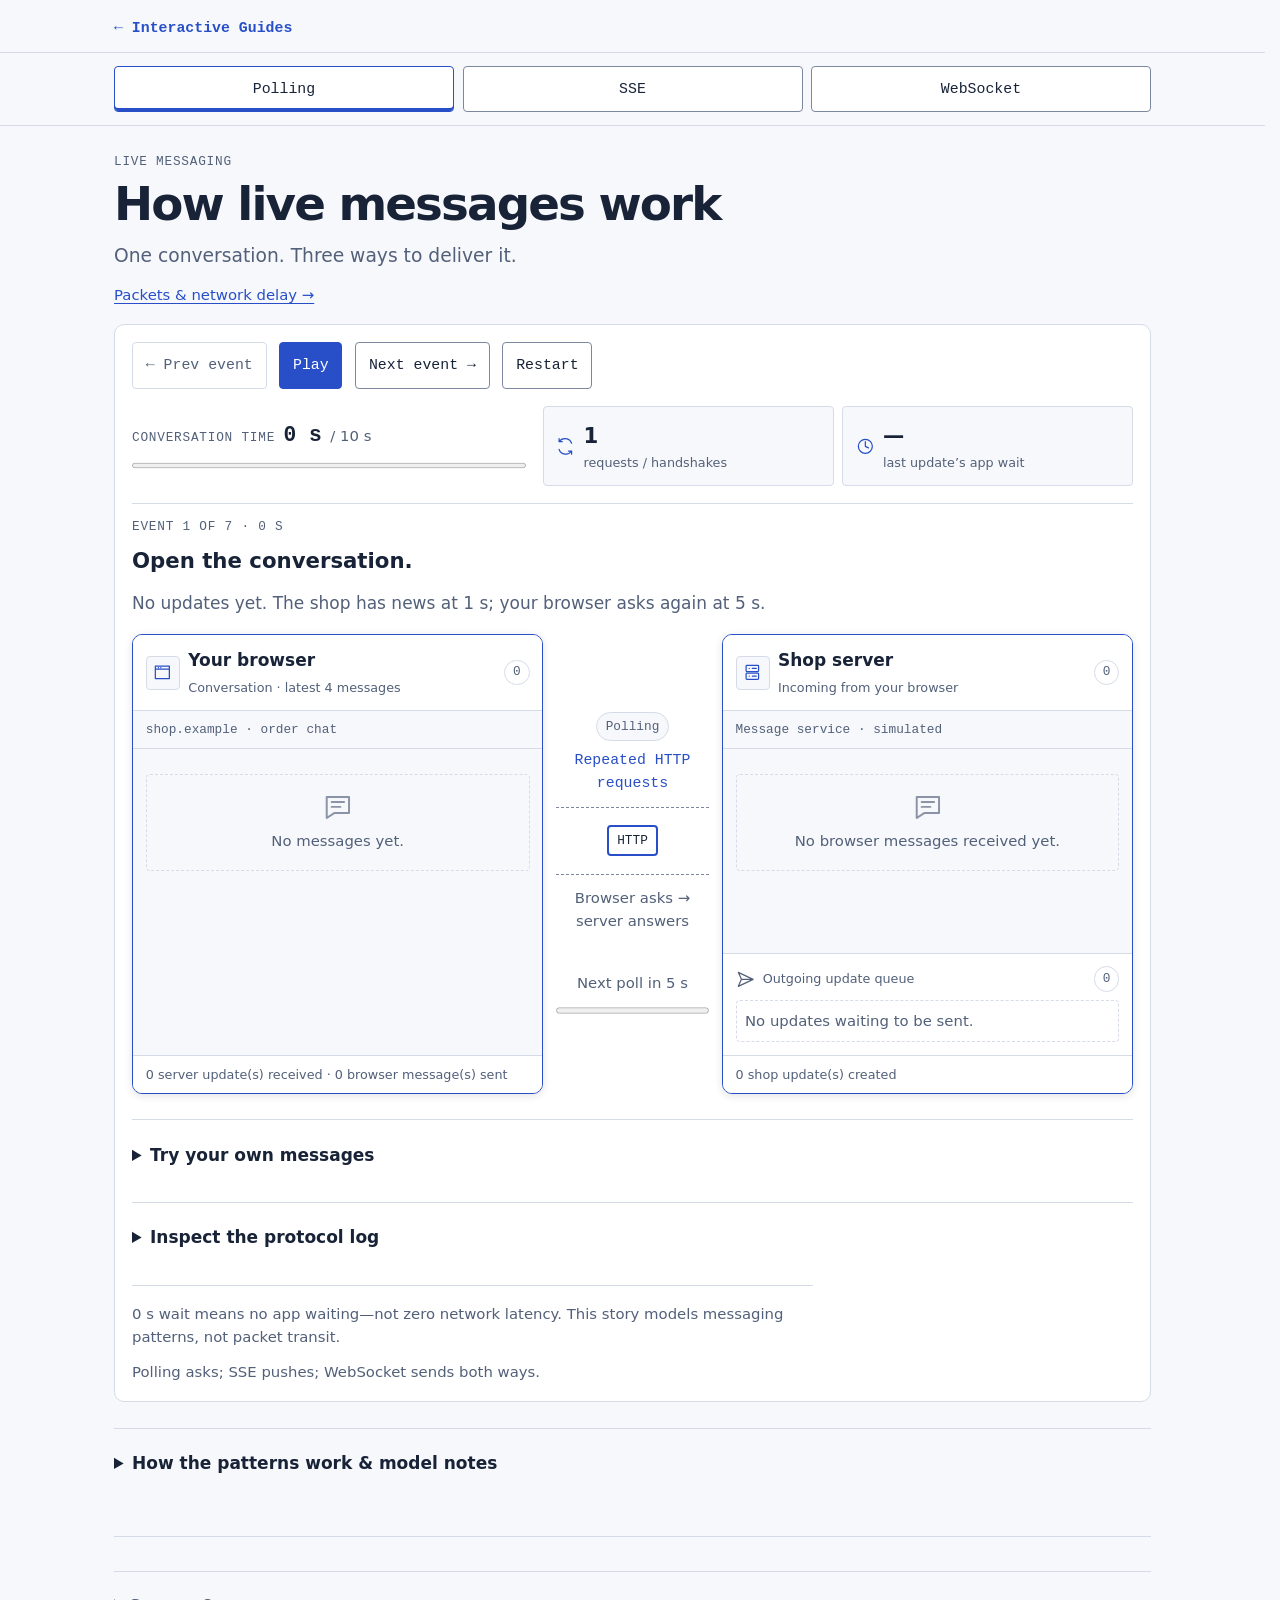
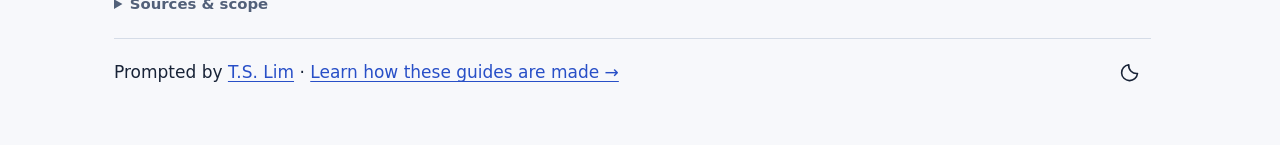
<file: how-live-messages-work.html>
<!doctype html>
<html lang="en">
<head>
  <meta charset="utf-8">
  <meta name="viewport" content="width=device-width, initial-scale=1">
  <meta name="color-scheme" content="light dark">
  <meta name="description" content="Compare polling, Server-Sent Events, and WebSocket at the same moment in a simulated conversation. Application waiting is not network latency.">
  <link rel="icon" type="image/svg+xml" href="assets/favicon.svg">
  <title>How live messages work — Interactive Guides</title>
  <style>
    html { scroll-behavior: smooth; }
    main { max-width: 64rem; margin: auto; padding: var(--s-5) var(--s-5) var(--s-7); }
    h1, h2, h3, p, figure { margin: 0; }
    main h1 { margin: var(--s-2) 0 var(--s-3); font-size: clamp(1.875rem,3.7vw,2.75rem); }
    h2 { margin-bottom: var(--s-4); }
    h3 { font-size: var(--t-lead); margin-bottom: var(--s-3); }
    p, li { max-width: 72ch; }
    p + p { margin-top: var(--s-3); }
    code { font-size: var(--t-small); overflow-wrap: anywhere; }
    .eyebrow, .label { color: var(--text-dim); font: var(--t-label)/1.5 var(--mono); text-transform: uppercase; letter-spacing: .06em; }
    .lead { font-size: 1.1rem; max-width: 60ch; color: var(--text-dim); }
    .muted, figcaption { color: var(--text-dim); }
    .small, figcaption { font-size: var(--t-small); }
    .section { padding-top: var(--s-4); scroll-margin-top: var(--s-5); }
    .panel { padding: var(--s-4); border: 1px solid var(--border); border-radius: var(--r-2); background: var(--surface); }
    .two { display: grid; grid-template-columns: repeat(2, minmax(0, 1fr)); gap: var(--s-5); }
    .two > *, .metrics > * { min-width: 0; }
    figcaption { margin-top: var(--s-3); max-width: 78ch; }
    .toolbar { display: flex; flex-wrap: wrap; align-items: center; gap: var(--s-3); }
    .control { display: grid; gap: var(--s-2); font-size: var(--t-small); }
    button[aria-pressed="true"] { border-color: var(--accent); box-shadow: inset 0 -3px var(--accent); }
    .note { border-top: 1px solid var(--border); padding-top: var(--s-4); margin-top: var(--s-5); color: var(--text-dim); font-size: var(--t-small); }
    details { border-top: 1px solid var(--border); padding-top: var(--s-3); margin-top: var(--s-5); }
    summary { cursor: pointer; font-weight: 600; padding-block: var(--s-2); }
    details p, details ul { color: var(--text-dim); margin-top: var(--s-3); }
    .js-only { display: none; }
    .ready .js-only { display: flex; }
    .ready .js-grid { display: grid; }
    .ready details.js-only { display: block; }
    noscript, #model-error { display: block; border: 1px solid var(--risk); padding: var(--s-4); margin-top: var(--s-5); }
    .skip-link { position: absolute; left: var(--s-4); top: -5rem; z-index: 10; background: var(--surface); padding: var(--s-3); }
    .skip-link:focus { top: var(--s-3); }
    .empty { color: var(--text-dim); font-size: var(--t-small); }
    .msg-icon { width: 1.1rem; height: 1.1rem; flex-shrink: 0; fill: none; stroke: currentColor; stroke-width: 1.6; stroke-linecap: round; stroke-linejoin: round; }
    .story-dashboard { display: grid; grid-template-columns: minmax(0,1fr) minmax(0,1.5fr); gap: var(--s-4); align-items: center; margin-top: var(--s-4); }
    .metrics { display: grid; grid-template-columns: repeat(2,minmax(0,1fr)); gap: var(--s-2); }
    .metric { display: flex; align-items: center; gap: var(--s-2); padding: var(--s-3); border: 1px solid var(--border); border-radius: var(--r-1); background: var(--bg); }
    .metric > .msg-icon { color: var(--accent); }
    .metric strong { display: block; font-size: var(--t-lead); font-variant-numeric: tabular-nums; }
    .metric span { display: block; color: var(--text-dim); font-size: var(--t-label); }
    .rt-controls { margin-top: 0; }
    .rt-controls .primary { background: var(--accent); color: var(--surface); border-color: var(--accent); }
    @media (prefers-color-scheme: dark) { .rt-controls .primary { color: var(--bg); } }
    #rt-custom .control { padding: var(--s-3); border: 1px solid var(--border); border-radius: var(--r-1); background: var(--bg); }
    #rt-custom button { display: inline-flex; align-items: center; justify-content: center; gap: var(--s-2); }
    .mode-nav { display: none; position: sticky; top: 0; z-index: 20; background: var(--bg); border-bottom: 1px solid var(--border); }
    .ready .mode-nav { display: block; }
    .mode-nav-inner { max-width: 64rem; margin: auto; padding: var(--s-3) var(--s-5); }
    .mode-buttons { display: grid; grid-template-columns: repeat(3,minmax(0,1fr)); gap: var(--s-2); }
    .mode-buttons button { min-width: 0; padding-inline: var(--s-2); }
    #main, #realtime, #rt-player { scroll-margin-top: calc(var(--messaging-nav-height,5rem) + 1rem); }
    .story-progress { margin-top: 0; }
    .story-clock { display: flex; flex-wrap: wrap; align-items: baseline; gap: var(--s-2); font-size: var(--t-small); }
    #rt-clock { font: 600 var(--t-lead)/1.4 var(--mono); font-variant-numeric: tabular-nums; }
    #rt-story-progress { display: block; width: 100%; height: .65rem; margin-top: var(--s-2); accent-color: var(--accent); }
    .rt-caption { border-top: 1px solid var(--border); padding-top: var(--s-3); margin-top: var(--s-4); }
    .rt-caption h3 { margin-top: var(--s-2); }
    .rt-scene { display: grid; grid-template-columns: minmax(0,1fr) 9rem minmax(0,1fr); gap: var(--s-3); margin-top: var(--s-4); align-items: stretch; }
    .rt-scene > * { min-width: 0; }
    .rt-endpoint { display: flex; flex-direction: column; border: 1px solid var(--border-bright); border-radius: var(--r-2); overflow: hidden; background: var(--bg); box-shadow: 0 2px 8px var(--lift); }
    .rt-endpoint.active { border-color: var(--accent); }
    .endpoint-header { display: flex; gap: var(--s-2); align-items: center; padding: var(--s-3); border-bottom: 1px solid var(--border); background: var(--surface); }
    .endpoint-avatar { display: grid; place-items: center; width: 2rem; height: 2rem; flex-shrink: 0; border: 1px solid var(--border); border-radius: var(--r-1); color: var(--accent); background: var(--bg); }
    .endpoint-heading { flex: 1; }
    .endpoint-header h3 { margin: 0; font-size: 1rem; }
    .endpoint-header p { margin-top: var(--s-1); font-size: var(--t-label); color: var(--text-dim); }
    .message-count { display: grid; place-items: center; min-width: 1.5rem; height: 1.5rem; border: 1px solid var(--border); border-radius: 1rem; color: var(--text-dim); font: var(--t-label)/1 var(--mono); }
    .endpoint-address { padding: var(--s-2) var(--s-3); border-bottom: 1px solid var(--border); color: var(--text-dim); font: var(--t-label)/1.5 var(--mono); }
    .endpoint-footer { margin-top: auto; padding: var(--s-2) var(--s-3); border-top: 1px solid var(--border); background: var(--surface); color: var(--text-dim); font-size: var(--t-label); }
    .rt-inbox { flex: 1; list-style: none; padding: var(--s-3); margin: 0; min-height: 12rem; max-height: 20rem; overflow-y: auto; }
    .rt-inbox li { max-width: 95%; width: fit-content; border: 1px solid var(--border); padding: var(--s-3); border-radius: var(--r-2) var(--r-2) var(--r-2) 2px; background: var(--surface); overflow-wrap: anywhere; }
    .rt-inbox li + li { margin-top: var(--s-3); }
    .rt-inbox .message-outgoing { margin-left: auto; border-color: var(--accent); border-radius: var(--r-2) var(--r-2) 2px var(--r-2); }
    .message-head { display: flex; flex-wrap: wrap; gap: var(--s-2); justify-content: space-between; color: var(--accent); font: 600 var(--t-label)/1.4 var(--body); }
    .message-text { margin-top: var(--s-2); font-size: var(--t-small); }
    .rt-inbox .empty { display: grid; justify-items: center; gap: var(--s-2); max-width: none; width: 100%; margin: var(--s-3) 0; padding: var(--s-4) var(--s-2); border: 1px dashed var(--border); border-radius: var(--r-1); background: transparent; text-align: center; }
    .empty .msg-icon { width: 1.75rem; height: 1.75rem; opacity: .65; }
    .rt-inbox small { display: block; color: var(--text-dim); font: var(--t-label)/1.5 var(--body); margin-top: var(--s-2); }
    .rt-channel { align-self: center; padding-block: var(--s-3); text-align: center; }
    .channel-badge { display: inline-flex; align-items: center; gap: var(--s-1); padding: var(--s-1) var(--s-2); margin-bottom: var(--s-2); border: 1px solid var(--border); border-radius: 1rem; font: var(--t-label)/1.4 var(--mono); color: var(--text-dim); background: var(--bg); }
    .channel-badge[data-state="open"] { color: var(--ok); border-color: var(--ok); }
    .channel-badge[data-state="queued"] { color: var(--warn); border-color: var(--warn); }
    #rt-channel-label { font: var(--t-small)/1.5 var(--mono); color: var(--accent); }
    .rt-track { position: relative; display: grid; place-items: center; min-height: 4rem; margin-block: var(--s-3); border-block: 1px dashed var(--border-bright); overflow: hidden; --travel-x: 2rem; --travel-y: 0rem; }
    .rt-track.open { border-block-style: solid; }
    .rt-token { padding: var(--s-1) var(--s-2); background: var(--surface); border: 2px solid var(--accent); border-radius: var(--r-1); font: var(--t-label)/1.5 var(--mono); animation-duration: 800ms; animation-timing-function: ease-in-out; }
    .rt-track[data-flow="to-server"] .rt-token { animation-name: to-server; }
    .rt-track[data-flow="to-browser"] .rt-token { animation-name: to-browser; }
    .rt-track[data-flow="roundtrip"] .rt-token, .rt-track[data-flow="open"] .rt-token { animation-name: round-trip; }
    .rt-track[data-flow="queued"] .rt-token { border-style: dashed; border-color: var(--warn); }
    @keyframes to-server { from { transform: translate(calc(-1 * var(--travel-x)),calc(-1 * var(--travel-y))); } to { transform: translate(var(--travel-x),var(--travel-y)); } }
    @keyframes to-browser { from { transform: translate(var(--travel-x),var(--travel-y)); } to { transform: translate(calc(-1 * var(--travel-x)),calc(-1 * var(--travel-y))); } }
    @keyframes round-trip { 0%,100% { transform: translate(calc(-1 * var(--travel-x)),calc(-1 * var(--travel-y))); } 50% { transform: translate(var(--travel-x),var(--travel-y)); } }
    #rt-flow-label { font-size: var(--t-small); color: var(--text-dim); min-height: 4rem; }
    .server-outbox { padding: var(--s-3); border-top: 1px solid var(--border); background: var(--surface); }
    .outbox-heading { display: flex; align-items: center; gap: var(--s-2); color: var(--text-dim); font-size: var(--t-label); }
    .outbox-heading > span:first-of-type { flex: 1; }
    .rt-pending { padding: var(--s-2); margin-top: var(--s-2); border: 1px dashed var(--border); border-radius: var(--r-1); font-size: var(--t-small); color: var(--text-dim); overflow-wrap: anywhere; }
    .rt-pending.waiting { border-color: var(--warn); color: var(--warn); }
    .queue-messages { list-style: none; padding: 0; margin: var(--s-2) 0 0; max-height: 9rem; overflow-y: auto; }
    .queue-messages li { padding: var(--s-2); border-left: 2px solid var(--warn); background: var(--bg); font-size: var(--t-small); overflow-wrap: anywhere; }
    .queue-messages li + li { margin-top: var(--s-2); }
    .queue-messages small { display: block; margin-top: var(--s-1); color: var(--text-dim); font-size: var(--t-label); }
    .rt-countdown { margin-top: var(--s-4); font-size: var(--t-small); color: var(--text-dim); }
    .rt-countdown progress { width: 100%; display: block; height: .75rem; margin-top: var(--s-2); accent-color: var(--accent); }
    .rt-custom-input { width: 100%; min-width: 0; padding: var(--s-3); color: var(--text); background: var(--bg); border: 1px solid var(--border-bright); border-radius: var(--r-1); }
    .event-log { padding-left: var(--s-5); font: var(--t-small)/1.6 var(--mono); max-height: 18rem; overflow-y: auto; }
    .event-log li + li { margin-top: var(--s-2); }
    .event-log li { overflow-wrap: anywhere; }
    #rt-status { color: var(--text-dim); }
    footer { margin-top: var(--s-7); padding-top: var(--s-4); border-top: 1px solid var(--border); }
    footer > details { border-top: 0; padding-top: 0; margin-top: 0; }
    .sources { padding-left: var(--s-5); }
    .sources li + li { margin-top: var(--s-2); }
    @media (max-width: 760px) {
      main { padding: var(--s-5) var(--s-4) var(--s-7); }
      .two { grid-template-columns: minmax(0,1fr); }
      .panel { padding: var(--s-4); }
      .rt-scene { grid-template-columns: minmax(0,1fr); }
      .rt-inbox { min-height: 9rem; }
      .story-dashboard { grid-template-columns: minmax(0,1fr); gap: var(--s-3); }
      .rt-channel { width: 100%; }
      .rt-track { --travel-x: 0rem; --travel-y: 1rem; }
      .mode-nav-inner { padding-inline: var(--s-4); }
      .mode-buttons button { font-size: var(--t-label); }
      .rt-caption { min-height: 0; }
      #rt-flow-label { min-height: 0; }
    }
    @media (max-width: 420px) {
      .metric { padding: var(--s-2); }
      .metric > .msg-icon { display: none; }
    }
    @media print {
      .mode-nav, .ready .mode-nav, .js-only, .ready .js-only, .ready details.js-only, .skip-link { display: none; }
      main { max-width: none; padding: 0; }
      .section { padding-top: var(--s-5); }
      .rt-caption { min-height: 0; }
      .rt-inbox, .event-log, .queue-messages { min-height: 0; max-height: none; overflow: visible; }
      .rt-endpoint { break-inside: avoid; }
    }
  </style>
  <link rel="stylesheet" href="assets/shared.css">
  <!-- Google tag (gtag.js) -->
  <script async src="https://www.googletagmanager.com/gtag/js?id=G-EMMVX1MMKZ"></script>
  <script>
    window.dataLayer = window.dataLayer || [];
    function gtag(){dataLayer.push(arguments);}
    gtag('js', new Date());
    gtag('config', 'G-EMMVX1MMKZ');
  </script>
</head>
<body>
<svg width="0" height="0" aria-hidden="true" style="position:absolute"><defs>
  <symbol id="msg-icon-browser" viewBox="0 0 24 24"><path d="M3 4h18v16H3Z M3 8h18 M7 6h.01 M10 6h.01"/></symbol>
  <symbol id="msg-icon-server" viewBox="0 0 24 24"><rect x="4" y="3" width="16" height="8" rx="1"/><rect x="4" y="13" width="16" height="8" rx="1"/><path d="M8 7h.01 M8 17h.01 M12 7h5 M12 17h5"/></symbol>
  <symbol id="msg-icon-chat" viewBox="0 0 24 24"><path d="M3 4h18v13H9l-6 4Z M7 8h10 M7 12h7"/></symbol>
  <symbol id="msg-icon-clock" viewBox="0 0 24 24"><circle cx="12" cy="12" r="9"/><path d="M12 6v6l4 2"/></symbol>
  <symbol id="msg-icon-cycle" viewBox="0 0 24 24"><path d="M20 8A9 9 0 0 0 4 6 M4 2v4h4 M4 16a9 9 0 0 0 16 2 M20 22v-4h-4"/></symbol>
  <symbol id="msg-icon-send" viewBox="0 0 24 24"><path d="m3 3 19 9-19 9 4-9Z M7 12h15"/></symbol>
</defs></svg>
<a class="skip-link" href="#main">Skip to guide</a>
<nav class="site-nav" aria-label="Collection"><div class="site-nav-inner"><a class="site-home" href="index.html">← Interactive Guides</a></div></nav>
<nav class="mode-nav" aria-label="Messaging pattern"><div class="mode-nav-inner"><div class="mode-buttons">
  <button type="button" data-mode="poll" aria-pressed="true" aria-controls="rt-player">Polling</button>
  <button type="button" data-mode="sse" aria-pressed="false" aria-controls="rt-player" aria-label="Server-Sent Events (SSE)">SSE</button>
  <button type="button" data-mode="ws" aria-pressed="false" aria-controls="rt-player">WebSocket</button>
</div></div></nav>
<main id="main">
  <header>
    <div class="eyebrow">Live messaging</div>
    <h1>How live messages work</h1>
    <p class="lead">One conversation. Three ways to deliver it.</p>
    <p class="small"><a href="how-data-travels.html">Packets &amp; network delay →</a></p>
    <noscript>The simulator needs JavaScript. The explanations and model notes below remain readable.</noscript>
    <p id="model-error" hidden>The simulator could not load. Keep <code>assets/network-model.js</code> alongside this guide’s other assets. The explanations below remain readable.</p>
  </header>

  <section id="realtime" class="section" aria-label="Live messaging simulator">
    <figure class="panel" id="rt-player">
      <div class="toolbar rt-controls js-only"><button type="button" id="rt-back" disabled>← Prev event</button><button type="button" id="rt-play" class="primary" aria-pressed="false">Play</button><button type="button" id="rt-tick">Next event →</button><button type="button" id="rt-reset">Restart</button></div>
      <div class="story-dashboard"><div class="story-progress"><div class="story-clock"><span class="label">Conversation time</span><strong id="rt-clock">0 s</strong><span class="muted">/ 10 s</span></div><progress id="rt-story-progress" max="10" value="0" aria-label="Elapsed conversation time"></progress></div><div class="metrics"><div class="metric"><svg class="msg-icon" aria-hidden="true"><use href="#msg-icon-cycle"/></svg><div><strong id="rt-requests">1</strong><span>requests / handshakes</span></div></div><div class="metric"><svg class="msg-icon" aria-hidden="true"><use href="#msg-icon-clock"/></svg><div><strong id="rt-wait">—</strong><span>last update’s app wait</span></div></div></div></div>
      <div class="rt-caption"><div class="label" id="rt-step-label">Story begins · 0 s</div><h3 id="rt-event-title">Open the conversation.</h3><p id="rt-status" role="status">Press Play or Next event. Quiet seconds are skipped; compare when the shop’s news becomes visible.</p></div>
      <div class="rt-scene">
        <div class="rt-endpoint" id="rt-browser-endpoint"><div class="endpoint-header"><span class="endpoint-avatar" aria-hidden="true"><svg class="msg-icon"><use href="#msg-icon-browser"/></svg></span><div class="endpoint-heading"><h3>Your browser</h3><p>Conversation · latest 4 messages</p></div><span class="message-count" id="rt-browser-count" aria-label="Messages shown in the browser">0</span></div><div class="endpoint-address">shop.example · order chat</div><ol class="rt-inbox" id="rt-browser-inbox" aria-label="Your conversation with the shop"><li class="empty">No messages yet.</li></ol><p class="endpoint-footer" id="rt-browser">No browser messages sent.</p></div>
        <div class="rt-channel"><span class="channel-badge" id="rt-channel-badge" data-state="request">Polling</span><p id="rt-channel-label">Repeated HTTP requests</p><div class="rt-track" id="rt-track" data-flow="idle" aria-hidden="true"><span class="rt-token">HTTP</span></div><p id="rt-flow-label">Browser asks → server answers</p><div class="rt-countdown" id="rt-countdown"><label for="rt-poll-progress" id="rt-poll-label">Next poll in 5 s</label><progress id="rt-poll-progress" max="5" value="0"></progress></div></div>
        <div class="rt-endpoint" id="rt-server-endpoint"><div class="endpoint-header"><span class="endpoint-avatar" aria-hidden="true"><svg class="msg-icon"><use href="#msg-icon-server"/></svg></span><div class="endpoint-heading"><h3>Shop server</h3><p>Incoming from your browser</p></div><span class="message-count" id="rt-server-count" aria-label="Messages shown at the server">0</span></div><div class="endpoint-address">Message service · simulated</div><ol class="rt-inbox" id="rt-server-inbox" aria-label="Browser messages received by the server"><li class="empty">No browser messages received yet.</li></ol><div class="server-outbox"><div class="outbox-heading"><svg class="msg-icon" aria-hidden="true"><use href="#msg-icon-send"/></svg><span>Outgoing update queue</span><span class="message-count" id="rt-pending-count" aria-label="Updates waiting for delivery">0</span></div><p class="rt-pending" id="rt-pending">No updates waiting to be sent.</p><ol class="queue-messages" id="rt-queue-messages" aria-label="Updates waiting to be delivered" hidden></ol></div><p class="endpoint-footer" id="rt-server">No server updates created.</p></div>
      </div>
      <details class="js-only" id="rt-custom"><summary>Try your own messages</summary><p class="small">Send to pause and insert now. Next event continues; Restart clears additions.</p><div class="two" style="margin-top:var(--s-4)"><div class="control"><label for="rt-server-text">Shop’s update</label><input class="rt-custom-input" id="rt-server-text" type="text" maxlength="120" value="Your order is ready."><button type="button" id="rt-update"><svg class="msg-icon" aria-hidden="true"><use href="#msg-icon-send"/></svg>Send update</button></div><div class="control"><label for="rt-browser-text">Your message</label><input class="rt-custom-input" id="rt-browser-text" type="text" maxlength="120" value="Please add a receipt."><button type="button" id="rt-send"><svg class="msg-icon" aria-hidden="true"><use href="#msg-icon-send"/></svg>Send message</button></div></div></details>
      <details><summary>Inspect the protocol log</summary><ol class="event-log" id="rt-log" aria-label="Recent messaging events"><li>GET /updates → no new messages. Next poll at 5 s.</li></ol><p class="small muted">Latest eight events. All earlier events remain part of the simulation.</p></details>
      <p class="note">0 s wait means no app waiting—not zero network latency. This story models messaging patterns, not packet transit.</p>
      <figcaption>Polling asks; SSE pushes; WebSocket sends both ways.</figcaption>
    </figure>
    <details><summary>How the patterns work &amp; model notes</summary>
      <p id="rt-description">Polling asks every five seconds. Updates wait for the next request.</p>
      <p>Polling asks for news; SSE pushes server events, with browser replies using separate HTTP requests; WebSocket lets both sides send on one channel. Messages are not individual packets.</p>
      <p>The shop creates news at 1 s. Polling receives it at 5 s: four seconds of application waiting. SSE and WebSocket receive it at 1 s in this model because transit and processing are omitted. Switching patterns preserves the same moment.</p>
      <p>Playback advances one meaningful event per beat, skipping quiet seconds. The same checkpoints are used for every pattern: messages at 1, 2, 6, and 7 s, plus polling times at 5 and 10 s. Polling times remain visible when comparing an open channel. Tokens show direction, not speed. Transit and processing are omitted to isolate app waiting.</p><p>Classic WebSocket uses TCP: missing earlier bytes can delay later messages. WebSocket adds framing; <code>wss://</code> adds TLS protection.</p><p>A separate HTTP request need not create a new physical connection. All patterns need connection management; reconnecting does not guarantee replay. Long polling—holding a request until news or timeout—is another option.</p></details>
  </section>

  <footer>
    <details class="guide-sources"><summary>Sources &amp; scope</summary>
      <ul class="sources">
        <li><a href="https://developer.mozilla.org/en-US/docs/Web/HTTP/Guides/Connection_management_in_HTTP_1.x">MDN — HTTP connection management</a></li>
        <li><a href="https://developer.mozilla.org/en-US/docs/Web/API/Server-sent_events/Using_server-sent_events">MDN — Server-Sent Events</a></li>
        <li><a href="https://www.rfc-editor.org/rfc/rfc6455">IETF RFC 6455 — WebSocket</a></li>
        <li><a href="https://www.rfc-editor.org/rfc/rfc9293">IETF RFC 9293 — TCP</a></li>
      </ul>
      <p class="small muted">AI-generated learning aid. Simulated locally; no demo traffic is sent. Verify important details with authoritative sources.</p>
    </details>
  </footer>
</main>
<script src="assets/network-model.js"></script>
<script src="assets/messaging-guide.js"></script>
<script src="assets/guide-layout.js"></script>
</body>
</html>
</file>
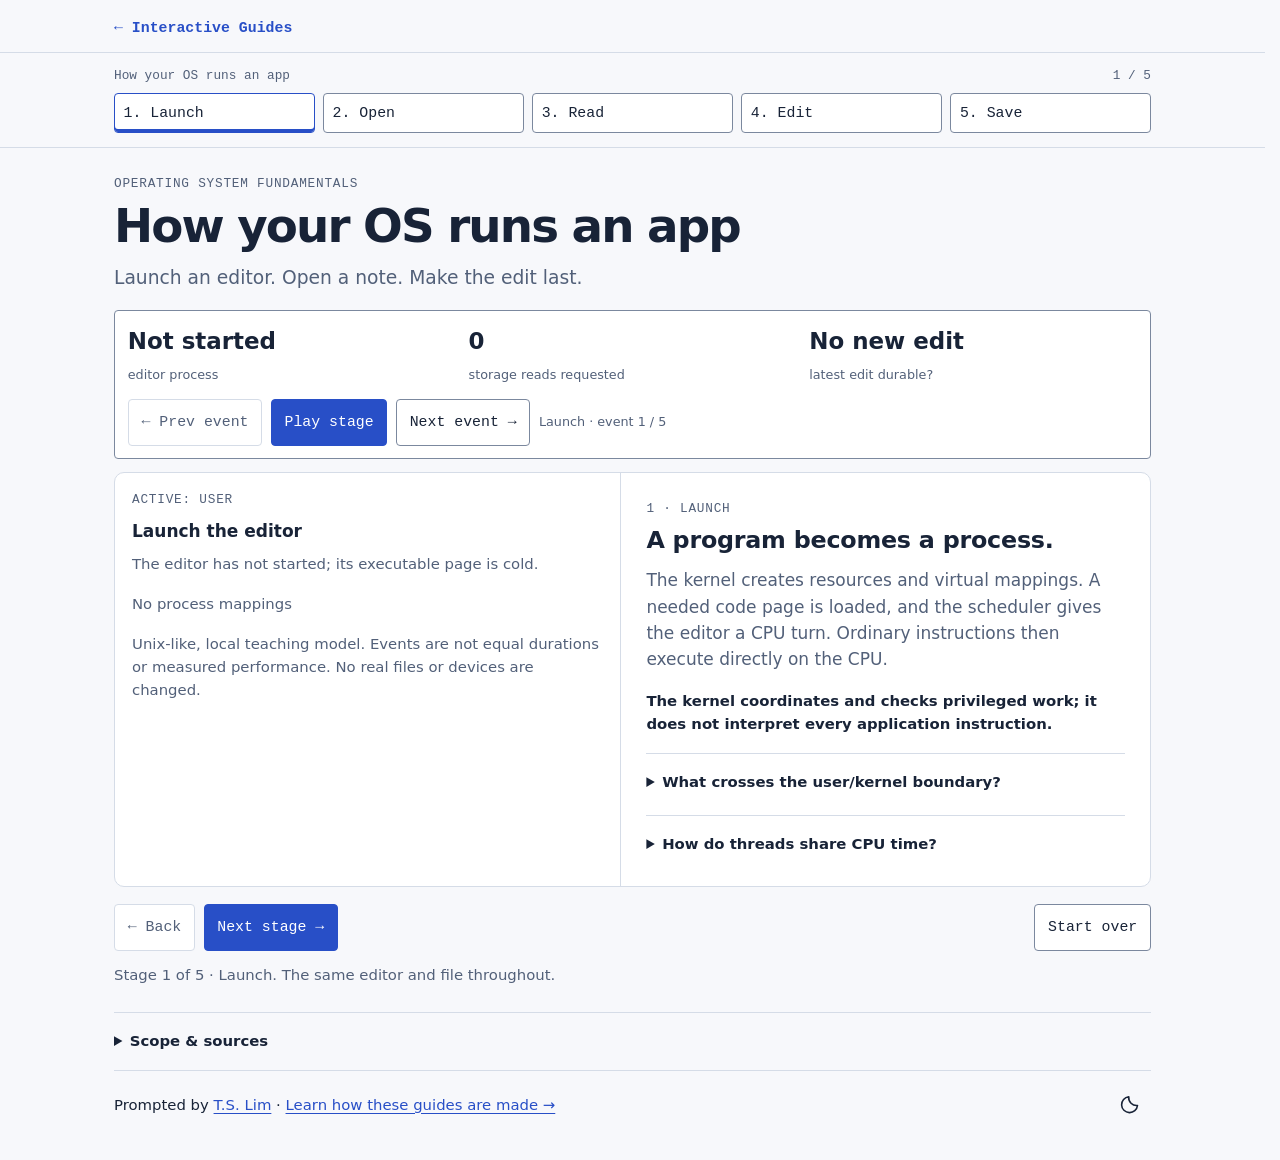
<file: how-operating-systems-work.html>
<!doctype html>
<html lang="en">
<head>
  <meta charset="utf-8">
  <meta name="viewport" content="width=device-width, initial-scale=1">
  <meta name="color-scheme" content="light dark">
  <meta name="description" content="Follow one editor through launch, opening a file, reading, editing in memory, and a durable save. Experiment with permissions, caching, memory pressure, and crashes.">
  <link rel="icon" type="image/svg+xml" href="assets/favicon.svg">
  <title>How an operating system runs your programs — Interactive Guides</title>
  <style>
    * { min-width: 0; }
    main { max-width: 64rem; margin: auto; padding: var(--s-5) var(--s-5) var(--s-6); }
    h1, h2, h3, p, figure { margin: 0; }
    main h1 { margin: var(--s-2) 0 var(--s-3); font-size: clamp(1.875rem,3.7vw,2.75rem); }
    .inspector h2 { margin: var(--s-2) 0 var(--s-3); font-size: 1.4rem; }
    h3 { margin-bottom: var(--s-2); font-size: 1rem; }
    p + p { margin-top: var(--s-3); }
    p, li { max-width: 70ch; }
    code { font-size: var(--t-small); overflow-wrap: anywhere; }
    .eyebrow, .label { color: var(--text-dim); font: var(--t-label)/1.5 var(--mono); text-transform: uppercase; letter-spacing: .06em; }
    .lead { color: var(--text-dim); font-size: 1.1rem; }
    .small, figcaption { font-size: var(--t-small); }
    .muted, figcaption { color: var(--text-dim); }
    .toolbar { display: flex; flex-wrap: wrap; align-items: center; gap: var(--s-2); }
    .primary { color: var(--surface); background: var(--accent); border-color: var(--accent); }
    @media (prefers-color-scheme: dark) { .primary { color: var(--bg); } }
    details { border-top: 1px solid var(--border); margin-top: var(--s-4); padding-top: var(--s-3); font-size: var(--t-small); }
    summary { cursor: pointer; font-weight: 600; padding-block: var(--s-1); }
    details p { margin-top: var(--s-3); color: var(--text-dim); }
    .experiment { border-top: 1px solid var(--border); padding-top: var(--s-4); margin-top: var(--s-4); }
    .experiment > .label { display: block; margin-bottom: var(--s-2); }
    .check { display: flex; align-items: center; gap: var(--s-2); margin-top: var(--s-3); font-size: var(--t-small); }
    input[type="checkbox"] { width: 1.1rem; height: 1.1rem; flex-shrink: 0; }
    .control { display: grid; gap: var(--s-2); margin-top: var(--s-3); font-size: var(--t-small); }
    .control input[type="range"] { width: 100%; }
    .takeaway { margin-top: var(--s-4); font-weight: 600; font-size: var(--t-small); }
    .sr-only { position: absolute; width: 1px; height: 1px; padding: 0; margin: -1px; overflow: hidden; clip-path: inset(50%); white-space: nowrap; border: 0; }
    .js-only { display: none; }
    .ready .js-only { display: block; }
    .ready .toolbar.js-only { display: flex; }
    .skip-link { position: absolute; top: -5rem; left: var(--s-4); z-index: 30; padding: var(--s-3); background: var(--surface); }
    .skip-link:focus { top: var(--s-3); }
    .journey-nav { display: none; position: sticky; top: 0; z-index: 20; background: var(--bg); border-bottom: 1px solid var(--border); }
    .ready .journey-nav { display: block; }
    .journey-nav-inner { max-width: 64rem; margin: auto; padding: var(--s-3) var(--s-5) var(--s-2); }
    .journey-heading { display: flex; justify-content: space-between; gap: var(--s-3); margin-bottom: var(--s-2); color: var(--text-dim); font: var(--t-label)/1.5 var(--mono); }
    .step-links { display: grid; grid-template-columns: repeat(5,minmax(6rem,1fr)); gap: var(--s-2); overflow-x: auto; padding: 3px 3px var(--s-2); margin: -3px; scrollbar-width: thin; }
    .step-links a { padding: var(--s-2); border: 1px solid var(--border-bright); border-radius: var(--r-1); background: var(--surface); color: var(--text); text-decoration: none; font: var(--t-small)/1.4 var(--mono); }
    .step-links a[aria-current="step"] { border-color: var(--accent); box-shadow: inset 0 -3px var(--accent); }
    .step-links a[aria-disabled="true"] { color: var(--text-dim); border-style: dashed; }
    #journey { margin-top: var(--s-4); scroll-margin-top: calc(var(--os-nav-height,7rem) + 1rem); }
    .os-dashboard { position: sticky; top: var(--os-nav-height,7rem); z-index: 15; padding: var(--s-3); margin-bottom: var(--s-3); border: 1px solid var(--border-bright); border-radius: var(--r-1); background: var(--surface); }
    .metrics { display: grid; grid-template-columns: repeat(3,minmax(0,1fr)); gap: var(--s-3); }
    .metric strong { display: block; font-size: clamp(.95rem,2vw,1.35rem); font-variant-numeric: tabular-nums; overflow-wrap: anywhere; }
    .metric span { color: var(--text-dim); font-size: var(--t-label); }
    #stage-controls { margin-top: var(--s-3); }
    #event-position { font-size: var(--t-label); color: var(--text-dim); }
    .workspace { display: grid; grid-template-columns: minmax(0,1fr) minmax(0,1.05fr); border: 1px solid var(--border); border-radius: var(--r-2); background: var(--surface); }
    .scene { position: sticky; align-self: start; top: calc(var(--os-nav-height,7rem) + var(--os-dashboard-height,8rem) + 1rem); scroll-margin-top: calc(var(--os-nav-height,7rem) + var(--os-dashboard-height,8rem) + 1rem); padding: var(--s-4); }
    .event-caption { margin-bottom: var(--s-4); }
    #os-event-title { margin-top: var(--s-2); }
    #os-event-description { color: var(--text-dim); font-size: var(--t-small); }
    .ui-icon { width: 1.15rem; height: 1.15rem; flex-shrink: 0; fill: none; stroke: currentColor; stroke-width: 1.6; stroke-linecap: round; stroke-linejoin: round; }
    .editor { border: 1px solid var(--border-bright); border-radius: var(--r-2); overflow: hidden; box-shadow: 0 3px 10px var(--lift); }
    .editor-titlebar { display: flex; align-items: center; gap: var(--s-2); padding: var(--s-2) var(--s-3); border-bottom: 1px solid var(--border); background: var(--bg); font-size: var(--t-small); }
    .editor-titlebar > .ui-icon { color: var(--accent); }
    .window-controls { display: flex; gap: var(--s-3); margin-left: auto; color: var(--text-dim); font: var(--t-small)/1 var(--mono); }
    .editor-tabs { display: flex; gap: var(--s-2); align-items: center; padding: var(--s-2) var(--s-3) 0; background: var(--bg); border-bottom: 1px solid var(--border); }
    .editor-tab { display: flex; gap: var(--s-2); align-items: center; padding: var(--s-2) var(--s-3); margin-bottom: -1px; border: 1px solid var(--border); border-bottom-color: var(--surface); border-radius: var(--r-1) var(--r-1) 0 0; background: var(--surface); font: var(--t-small)/1.5 var(--mono); overflow-wrap: anywhere; }
    #editor-pending { color: var(--warn); }
    #editor-path { padding: var(--s-2) var(--s-3); border-bottom: 1px solid var(--border); color: var(--text-dim); font: var(--t-label)/1.5 var(--mono); overflow-wrap: anywhere; }
    .editor-wait { display: grid; justify-items: center; gap: var(--s-3); align-content: center; min-height: 10rem; padding: var(--s-4); text-align: center; color: var(--text-dim); font-size: var(--t-small); }
    .editor-wait > .ui-icon { width: 2rem; height: 2rem; opacity: .65; }
    #editor-wait-message { display: grid; gap: var(--s-2); }
    .editor-wait strong { color: var(--text); }
    .editor-document { display: grid; grid-template-columns: 2.25rem minmax(0,1fr); }
    .editor-gutter { padding-top: var(--s-3); border-right: 1px solid var(--border); background: var(--bg); color: var(--text-dim); text-align: center; font: .95rem/1.7 var(--mono); }
    #editor-text { display: block; width: 100%; resize: vertical; min-height: 9rem; padding: var(--s-3); color: var(--text); background: var(--surface); border: 0; border-radius: 0; font: .95rem/1.7 var(--mono); }
    .editor-footer { display: flex; flex-wrap: wrap; align-items: center; gap: var(--s-2); padding: var(--s-2) var(--s-3); border-top: 1px solid var(--border); background: var(--bg); }
    #editor-file-state { border: 1px solid var(--border-bright); border-radius: var(--r-1); padding: var(--s-1) var(--s-2); font: var(--t-label)/1.3 var(--mono); }
    #editor-file-state[data-state="pending"] { color: var(--warn); border-color: var(--warn); }
    #editor-file-state[data-state="durable"] { color: var(--ok); border-color: var(--ok); }
    #editor-status { color: var(--text-dim); font-size: var(--t-label); }
    .copy-board { display: grid; gap: var(--s-3); margin-top: var(--s-4); }
    .copy { padding: var(--s-3); border: 1px solid var(--border); border-radius: var(--r-1); background: var(--bg); }
    .copy-header { display: flex; align-items: center; gap: var(--s-2); color: var(--text-dim); }
    .copy-file { display: flex; align-items: center; gap: var(--s-2); margin-top: var(--s-3); font: var(--t-small)/1.5 var(--mono); overflow-wrap: anywhere; }
    .copy-file .ui-icon { color: var(--accent); }
    .copy strong { display: block; padding: var(--s-2) var(--s-3); border: 1px solid var(--border); border-radius: var(--r-1); background: var(--surface); font: var(--t-small)/1.5 var(--mono); margin-block: var(--s-2); }
    .copy small { display: block; color: var(--text-dim); }
    .copy.dirty { border-left: 3px solid var(--warn); }
    .copy.durable { border-left: 3px solid var(--ok); }
    .handoff { padding: var(--s-3); border-left: 3px solid var(--accent); background: var(--bg); margin-top: var(--s-4); font-size: var(--t-small); }
    .handoff p { color: var(--text-dim); }
    figcaption { margin-top: var(--s-4); }
    .inspector { border-left: 1px solid var(--border); padding: var(--s-5); }
    .inspector > section { scroll-margin-top: calc(var(--os-nav-height,7rem) + var(--os-dashboard-height,8rem) + 1rem); }
    .inspector > section + section { margin-top: var(--s-6); }
    .ready .inspector > section { margin-top: 0; }
    .inspector section > p:not(.takeaway) { color: var(--text-dim); }
    .identity { padding: var(--s-3); margin-top: var(--s-3); border: 1px solid var(--border); font: var(--t-small)/1.6 var(--mono); overflow-wrap: anywhere; }
    .mini-grid { display: grid; grid-template-columns: repeat(2,minmax(0,1fr)); gap: var(--s-2); margin-top: var(--s-3); }
    .mini-card { padding: var(--s-2); border: 1px solid var(--border); border-radius: var(--r-1); font-size: var(--t-small); overflow-wrap: anywhere; }
    .mini-card strong, .mini-card small { display: block; }
    .mini-card small { color: var(--text-dim); margin-top: var(--s-1); }
    .mini-card.active, .mini-card[aria-pressed="true"] { border-color: var(--accent); box-shadow: inset 0 -3px var(--accent); }
    .mini-card.blocked { border-style: dashed; border-color: var(--warn); }
    .mini-card.done { border-color: var(--ok); }
    .mini-lanes { margin-top: var(--s-3); font: var(--t-small)/1.6 var(--mono); }
    .mini-stats { margin-top: var(--s-3); font-size: var(--t-small); }
    #save-result { padding: var(--s-3); margin-top: var(--s-3); border: 1px solid var(--warn); font-size: var(--t-small); }
    .step-footer { justify-content: space-between; margin-top: var(--s-4); }
    #journey-status { margin-top: var(--s-3); font-size: var(--t-small); color: var(--text-dim); }
    footer { margin-top: var(--s-5); font-size: var(--t-small); }
    footer li + li { margin-top: var(--s-2); }
    noscript, #model-error { padding: var(--s-3); border: 1px solid var(--border); margin-top: var(--s-4); }
    @media (max-width:760px) {
      main, .journey-nav-inner { padding-inline: var(--s-4); }
      .workspace { grid-template-columns: minmax(0,1fr); }
      .scene { position: static; }
      .inspector { border-left: 0; border-top: 1px solid var(--border); padding: var(--s-4); }
      #event-position { flex-basis: 100%; }
    }
    @media print {
      .journey-nav, .js-only, .ready .js-only, .ready .toolbar.js-only, .skip-link { display: none !important; }
      main { max-width: none; padding: 0; }
      .workspace { display: block; border: 0; }
      .scene, .os-dashboard { position: static; }
      #save-result, .sr-only { display: none !important; }
      .inspector { padding: 0; border: 0; }
      .inspector > section[hidden] { display: block !important; }
      .ready .inspector > section { margin-top: var(--s-6); break-inside: avoid; }
    }
  </style>
  <link rel="stylesheet" href="assets/shared.css">
  <!-- Google tag (gtag.js) -->
  <script async src="https://www.googletagmanager.com/gtag/js?id=G-EMMVX1MMKZ"></script>
  <script>
    window.dataLayer = window.dataLayer || [];
    function gtag(){dataLayer.push(arguments);}
    gtag('js', new Date());
    gtag('config', 'G-EMMVX1MMKZ');
  </script>
</head>
<body>
<svg width="0" height="0" aria-hidden="true" style="position:absolute"><defs>
  <symbol id="os-icon-file" viewBox="0 0 24 24"><path d="M14 2H5v20h14V7Z M14 2v5h5 M8 12h8 M8 16h6"/></symbol>
  <symbol id="os-icon-editor" viewBox="0 0 24 24"><path d="M3 4h18v16H3Z M3 8h18 M7 6h.01 M10 6h.01 M7 12h10 M7 16h6"/></symbol>
  <symbol id="os-icon-memory" viewBox="0 0 24 24"><path d="M5 5h14v14H5Z M9 9h6v6H9Z M9 2v3 M15 2v3 M9 19v3 M15 19v3 M2 9h3 M2 15h3 M19 9h3 M19 15h3"/></symbol>
  <symbol id="os-icon-drive" viewBox="0 0 24 24"><path d="M4 4h16v16H4Z M4 14h16 M16 17h1 M8 17h.01"/></symbol>
</defs></svg>
<a class="skip-link" href="#main">Skip to guide</a>
<nav class="site-nav" aria-label="Collection"><div class="site-nav-inner"><a class="site-home" href="index.html">← Interactive Guides</a></div></nav>
<nav class="journey-nav" aria-label="Editor journey"><div class="journey-nav-inner"><div class="journey-heading"><span>How your OS runs an app</span><span id="journey-position">1 / 5</span></div><div class="step-links"><a href="#launch" data-step="0" aria-current="step">1. Launch</a><a href="#open" data-step="1">2. Open</a><a href="#read" data-step="2">3. Read</a><a href="#edit" data-step="3">4. Edit</a><a href="#save" data-step="4">5. Save</a></div></div></nav>
<main id="main">
  <header><div class="eyebrow">Operating system fundamentals</div><h1>How your OS runs an app</h1><p class="lead">Launch an editor. Open a note. Make the edit last.</p><noscript>The simulator needs JavaScript. The five stages, optional close-ups, and model notes remain readable below.</noscript><p id="model-error" hidden>The models could not load. Keep this page beside the assets folder; the written explanations still work.</p></header>
  <section id="journey" aria-label="One editor, from launch to durable save">
    <div class="os-dashboard" role="group" aria-label="Current editor state">
      <div class="metrics"><div class="metric"><strong id="process-state">Not started</strong><span>editor process</span></div><div class="metric"><strong id="storage-reads">0</strong><span>storage reads requested</span></div><div class="metric"><strong id="edit-durable">No new edit</strong><span>latest edit durable?</span></div></div>
      <p id="os-event-announcement" class="sr-only" role="status" aria-atomic="true"></p>
      <div class="toolbar js-only" id="stage-controls"><button type="button" id="stage-event-previous" disabled>← Prev event</button><button type="button" id="stage-play" class="primary" aria-pressed="false">Play stage</button><button type="button" id="stage-event-next">Next event →</button><span id="event-position">Launch · conceptual events</span></div>
    </div>
    <div class="workspace">
      <figure class="scene" aria-label="The same editor and copies of its file">
        <div class="event-caption"><div class="label" id="os-owner">Launcher · user mode</div><h3 id="os-event-title">Launch the editor.</h3><p id="os-event-description">The OS creates a process and its resources. No real program is launched.</p></div>
        <div class="editor" role="group" aria-label="Simulated Notes editor">
          <div class="editor-titlebar"><svg class="ui-icon" aria-hidden="true"><use href="#os-icon-editor"/></svg><strong>Notes</strong><span class="small muted">simulation</span><span class="window-controls" aria-hidden="true"><span>−</span><span>□</span><span>×</span></span></div>
          <div class="editor-tabs" id="editor-tabs" hidden><div class="editor-tab"><svg class="ui-icon" aria-hidden="true"><use href="#os-icon-file"/></svg><span id="editor-filename">todo.txt</span><span id="editor-pending" aria-label="Latest edit not durable" title="Latest edit not yet durable" hidden>●</span></div></div>
          <div id="editor-path">No document open</div>
          <div class="editor-wait" id="editor-wait"><svg class="ui-icon" aria-hidden="true"><use href="#os-icon-file"/></svg><div id="editor-wait-message"><strong>No document open.</strong><span>Open a file, then read its bytes into this editor.</span></div></div>
          <div class="editor-document" id="editor-document" hidden><div class="editor-gutter" aria-hidden="true">1</div><textarea id="editor-text" aria-label="Simulated editor document" readonly hidden></textarea></div>
          <div class="editor-footer"><span id="editor-file-state">No file</span><p id="editor-status">This preview never changes a real file.</p></div>
        </div>
        <p id="memory-status" class="small muted" style="margin-top:var(--s-3)">Each process gets its own virtual address-space view.</p>
        <div class="handoff" id="cpu-handoff" hidden><strong id="handoff-title">The editor is waiting.</strong><p id="handoff-description">Another ready task can use the CPU while storage works.</p></div>
        <div class="copy-board" role="group" aria-label="Other copies of the same file">
          <div class="copy" id="copy-os"><div class="copy-header"><svg class="ui-icon" aria-hidden="true"><use href="#os-icon-memory"/></svg><div class="label">OS file cache · volatile</div></div><div class="copy-file"><svg class="ui-icon" aria-hidden="true"><use href="#os-icon-file"/></svg><span data-copy-filename>todo.txt</span></div><strong id="copy-os-value">Not cached</strong><small id="copy-os-note">Reads can be satisfied here without contacting storage.</small></div>
          <div class="copy" id="copy-device"><div class="copy-header"><svg class="ui-icon" aria-hidden="true"><use href="#os-icon-drive"/></svg><div class="label">Device write cache · volatile</div></div><div class="copy-file"><svg class="ui-icon" aria-hidden="true"><use href="#os-icon-file"/></svg><span data-copy-filename>todo.txt</span></div><strong id="copy-device-value">Buy milk</strong><small>Accepted by the device is not yet durable in this model.</small></div>
          <div class="copy" id="copy-disk"><div class="copy-header"><svg class="ui-icon" aria-hidden="true"><use href="#os-icon-drive"/></svg><div class="label">Persistent file</div></div><div class="copy-file"><svg class="ui-icon" aria-hidden="true"><use href="#os-icon-file"/></svg><span data-copy-filename>todo.txt</span></div><strong id="copy-disk-value">Buy milk</strong><small id="copy-disk-note">Existing durable version.</small></div>
        </div>
        <figcaption>Unix-like, local teaching model. Events are not equal durations or measured performance. No real files or devices are changed.</figcaption>
      </figure>
      <div class="inspector">
        <section id="launch" data-journey-step aria-labelledby="launch-title"><div class="label">1 · Launch</div><h2 id="launch-title" tabindex="-1">A program becomes a process.</h2><p>The kernel creates resources and virtual mappings. A needed code page is loaded, and the scheduler gives the editor a CPU turn. Ordinary instructions then execute directly on the CPU.</p><p class="takeaway">The kernel coordinates and checks privileged work; it does not interpret every application instruction.</p>
          <details id="kernel"><summary>What crosses the user/kernel boundary?</summary><p>File access uses a checked system-call entry point. The kernel validates arguments and permissions, then returns a result. Calculating 2 + 2 normally stays in user mode. A library function need not make a system call; changing privilege mode need not switch processes.</p><p>“Administrator” is a user identity with permissions. “Kernel mode” is a CPU execution privilege—not the same thing. The wider OS also includes services and interfaces beyond its kernel.</p></details>
          <details id="processes"><summary>How do threads share CPU time?</summary><p>A process owns resources; its threads share them. Runnable threads can wait for CPU time, run, or block for an event. This separate round-robin close-up has one thread per process and nine CPU ticks of work. Its toy ticks do not set the editor story’s timing.</p><div class="js-only"><label class="control">CPU cores<select id="cpu-cores" data-choice><option value="1">1 core</option><option value="2">2 cores</option></select></label><div class="toolbar" style="margin-top:var(--s-3)"><button type="button" id="cpu-next">Next CPU tick</button><button type="button" id="cpu-reset">Restart example</button></div></div><div class="mini-lanes" id="cpu-lanes">One core executes one modeled thread at a time.</div><div class="mini-grid" id="cpu-tasks"></div><p id="cpu-description">When the editor waits for storage, another ready task can run.</p><p>Concurrency means making progress on several tasks; parallelism means executing simultaneously. This example uses zero switching cost, one-tick turns, and an independently progressing I/O device. Real schedulers use richer policies.</p></details>
        </section>
        <section id="open" data-journey-step aria-labelledby="open-title"><div class="label">2 · Open</div><h2 id="open-title" tabindex="-1">Ask for a file—not a disk address.</h2><p>The editor asks to open <code>/notes/todo.txt</code>. Directories resolve its name, the kernel checks access, and a descriptor refers to the file object. Opening it does not yet read the document’s bytes.</p><div class="identity" id="file-identity">Path → directory entry → inode 42<br>Open → descriptor 3 → the same object</div><div class="experiment js-only"><span class="label">Try it · access and identity</span><label class="check"><input id="allow-file" type="checkbox" checked> Allow this caller to read the file</label><div class="toolbar" style="margin-top:var(--s-3)"><button type="button" id="rename-file">Rename to shopping.txt</button></div><p id="rename-note" class="small muted">After opening, renaming the file changes its name—not the object referenced by the descriptor.</p></div><p class="takeaway">Permission denial is an error the editor can handle, not an automatic process crash.</p><details id="files"><summary>Where are filenames, metadata, and bytes?</summary><p>Directories associate names with objects. Inodes hold metadata and allocation information; data blocks hold bytes. A block device knows addresses, not filenames. Later reads and writes normally use a descriptor and offset rather than resolving the name every time.</p><p>The rename stays within one filesystem and does not change file contents or inode 42. This shows identity, not rename crash-durability. Network, memory-backed, and synthetic filesystems need not use local disk at all.</p></details></section>
        <section id="read" data-journey-step aria-labelledby="read-title"><div class="label">3 · Read</div><h2 id="read-title" tabindex="-1">Cached bytes—or a trip to storage.</h2><p id="read-description">A cache miss goes through a driver to the device. The editor blocks while I/O runs. Completion makes it ready; a later CPU turn lets the read return.</p><div class="experiment js-only"><span class="label">Try it · where are the document bytes?</span><label class="check"><input id="document-cached" type="checkbox"> Document already in the OS file cache</label><label class="check"><input id="slow-storage" type="checkbox"> Slow storage · add waiting events</label><p class="small muted" id="cache-note">This changes the document read. The executable still starts with one cold code-page read.</p></div><p class="takeaway">Waiting for storage does not require the editor to keep a CPU busy.</p><details id="drivers"><summary>What do the driver and interrupt do?</summary><p>The driver turns the read into device-specific work. This blocking reader sleeps. A device completion interrupt leads to OS handling that makes the thread ready—not automatically running. The scheduler chooses when it next gets CPU time.</p><p>Cache hits can bypass the storage request. System calls and interrupts are different events. Real systems also use asynchronous APIs, queues, polling, DMA, and deferred completion work. Not every interrupt is an I/O completion.</p></details></section>
        <section id="edit" data-journey-step aria-labelledby="edit-title"><div class="label">4 · Edit</div><h2 id="edit-title" tabindex="-1">Change your copy, not the stored file.</h2><p>The editor adds “+ bread” in its own document buffer. The OS’s cached file and persistent version still say “Buy milk”. Neither typing nor allocating memory automatically writes the file.</p><div class="experiment js-only"><span class="label">Try it · put memory under pressure</span><label class="check"><input id="memory-pressure" type="checkbox"> Reclaim a clean code page, then touch it again</label><p class="small muted">This forces an extra executable-page read. The document and its stored bytes are unchanged by that reclamation.</p></div><p class="takeaway">A page fault is an access for the OS to handle—not necessarily a disk read or a crash.</p>
          <details id="memory"><summary>How does a virtual address find RAM?</summary><p>This independent inspector uses toy 16-byte pages. It explains address translation without changing the editor’s mappings or document. Two processes can use the same virtual address for different physical frames, or deliberately share a frame.</p><div class="js-only"><div class="mini-grid"><label class="control">Process<select id="memory-process" data-choice><option value="editor">Editor</option><option value="player">Music player</option></select></label><label class="control">Access<select id="memory-access" data-choice><option value="read">Read</option><option value="write">Write</option></select></label></div><label class="control">Virtual address <output id="memory-address-value">0</output><input id="memory-address" type="range" min="0" max="63" value="0"></label></div><div class="mini-grid" id="memory-pages"></div><p id="memory-description">Page plus offset maps to frame plus offset. Shared pages can have read-only access.</p><p>First use may allocate a zero-filled page without reading storage. A storage-backed page may need a read; unmapped or disallowed accesses are rejected. This inspector explains faults but does not resolve them. Stacks and heaps both live in virtual address spaces; every allocation need not cause a system call or a fresh physical page.</p></details>
          <details id="pressure"><summary>Inspect clean-page reclamation</summary><p>A separate cold, clean file-page trace: A → B → C → A → D → B → E → A. Exact LRU is a teaching policy, not a claim about a real OS. This example’s counts do not add to the editor story’s read counter.</p><div class="js-only"><label class="control">Available frames<select id="pressure-capacity" data-choice><option value="2">2 frames</option><option value="3" selected>3 frames</option><option value="4">4 frames</option><option value="5">5 frames</option></select></label><div class="toolbar" style="margin-top:var(--s-3)"><button type="button" id="pressure-next">Next reference</button><button type="button" id="pressure-reset">Restart example</button></div></div><div class="mini-grid" id="pressure-ram"></div><p id="pressure-stats" class="mini-stats">0 storage reads · 0 hits</p><p id="pressure-description">Initially empty frames.</p><p>Clean file pages can be reclaimed and reloaded. Dirty file pages require writeback before their changes can be discarded. Anonymous memory may use swap, if configured. If reclamation is insufficient, allocations can fail or a process may be terminated. Virtual memory exists even without swap.</p></details>
        </section>
        <section id="save" data-journey-step aria-labelledby="save-title"><div class="label">5 · Save</div><h2 id="save-title" tabindex="-1">Written is not yet durable.</h2><p>Play this stage or use Next event. A buffered write reaches the OS cache; writeback reaches the device cache; successful synchronization makes this existing file version durable.</p><div class="experiment js-only"><span class="label">Try it · compare failure at this event</span><div class="toolbar"><button type="button" id="save-app-crash">What if the app crashes?</button><button type="button" id="save-power-loss">What if power fails?</button></div></div><div id="save-result" role="status" hidden></div><p class="takeaway">An app crash leaves the OS alive. Power loss removes volatile copies.</p><details><summary>What does “durable” promise here?</summary><p>This Linux-inspired model updates an existing file. It assumes successful fsync and a storage stack that honors its flush contract. Tiny whole-file versions change atomically for teaching; real interrupted writes may be partial. No further writeback happens between our what-if failure and inspection.</p><p>New or renamed files may also need directory synchronization. Our rename demonstrates file identity, not durability of the directory change. Closing a file does not inherently synchronize it. No promise covers arbitrary hardware failure.</p></details><details><summary>Does journaling save the latest edit?</summary><p>Not by itself. Journaling helps recover consistent filesystem structures; metadata journaling need not journal contents. A consistent filesystem can still have lost application data. Copy-on-write is another design, not a universal atomic transaction across files.</p></details></section>
      </div>
    </div>
    <div class="toolbar step-footer js-only" aria-label="Journey controls"><div class="toolbar"><button type="button" id="previous" disabled>← Back</button><button type="button" id="next" class="primary">Next stage →</button></div><button type="button" id="replay">Start over</button></div><p id="journey-status" class="js-only">Stage 1 of 5 · Launch.</p>
  </section>
  <footer><details><summary>Scope &amp; sources</summary><p>AI-generated learning aid. A deterministic Unix-like editor story, not a full operating system or performance model. Code and document reads stand for larger transfers. Scheduling, address translation, and clean-page LRU close-ups have their own clearly labeled teaching assumptions. No real files, processes, devices, or VMs are changed.</p><ul><li><a href="https://pages.cs.wisc.edu/~remzi/OSTEP/">OSTEP — Operating Systems: Three Easy Pieces</a></li><li><a href="https://docs.kernel.org/admin-guide/mm/concepts.html">Linux — Memory-management concepts</a></li><li><a href="https://docs.kernel.org/filesystems/vfs.html">Linux — Virtual filesystem interface</a></li><li><a href="https://learn.microsoft.com/en-us/windows-hardware/drivers/gettingstarted/user-mode-and-kernel-mode">Microsoft — User mode and kernel mode</a></li><li><a href="https://man7.org/linux/man-pages/man2/fsync.2.html">Linux man-pages — fsync and directory synchronization</a></li></ul><p>Related: <a href="how-virtual-machines-work.html">How processes, containers, and virtual machines isolate work →</a></p></details></footer>
</main>
<script src="assets/os-model.js"></script>
<script src="assets/os-journey-model.js"></script>
<script src="assets/os-guide.js"></script>
<script src="assets/guide-layout.js"></script>
</body>
</html>
</file>
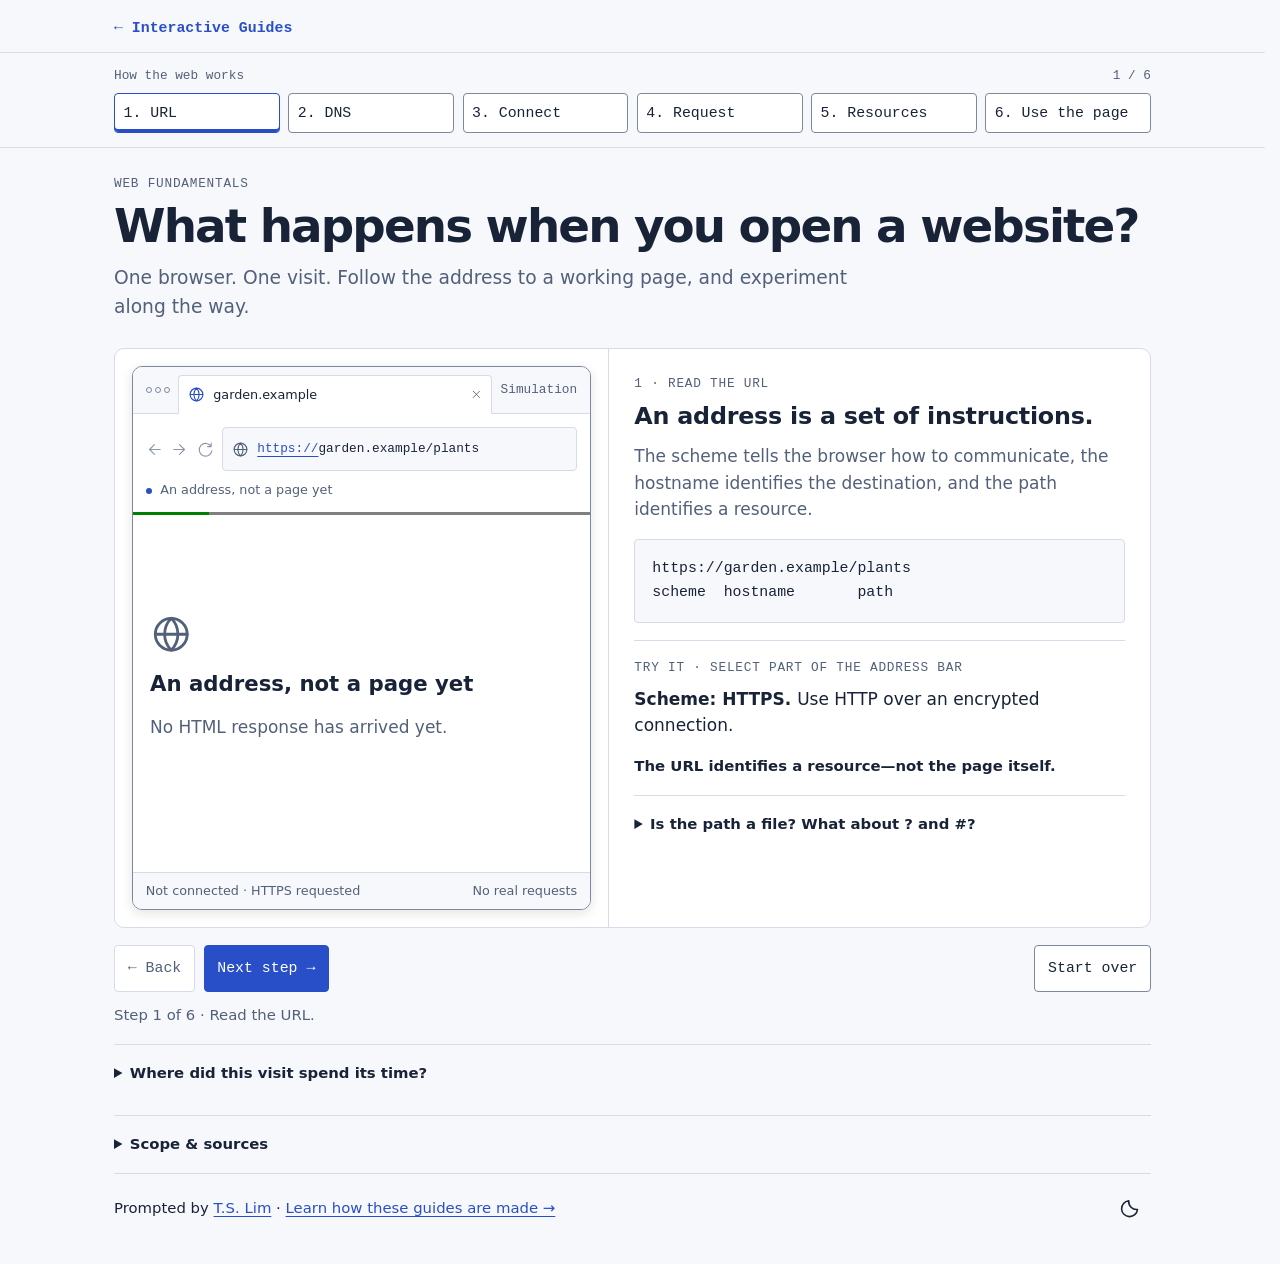
<file: how-the-web-works.html>
<!doctype html>
<html lang="en">
<head>
  <meta charset="utf-8">
  <meta name="viewport" content="width=device-width, initial-scale=1">
  <meta name="color-scheme" content="light dark">
  <meta name="description" content="Follow one browser visit from URL to pixels, with DNS, HTTPS, HTTP, caching, and sign-in explained along the way.">
  <link rel="icon" type="image/svg+xml" href="assets/favicon.svg">
  <title>What happens when you open a website? — Interactive Guides</title>
  <style>
    * { min-width: 0; }
    main { max-width: 64rem; margin: auto; padding: var(--s-5) var(--s-5) var(--s-6); }
    h1, h2, h3, p, figure { margin: 0; }
    main h1 { font-size: clamp(1.875rem,3.7vw,2.75rem); margin: var(--s-2) 0 var(--s-3); }
    .inspector h2 { font-size: 1.4rem; margin: var(--s-2) 0 var(--s-3); }
    h3 { font-size: 1rem; margin-bottom: var(--s-2); }
    p + p { margin-top: var(--s-3); }
    p, li { max-width: 70ch; }
    code { overflow-wrap: anywhere; font-size: var(--t-small); }
    pre { margin: var(--s-4) 0 0; padding: var(--s-4); border: 1px solid var(--border); background: var(--bg); border-radius: var(--r-1); white-space: pre-wrap; overflow-wrap: anywhere; font: var(--t-small)/1.6 var(--mono); }
    .eyebrow, .label { color: var(--text-dim); font: var(--t-label)/1.5 var(--mono); letter-spacing: .06em; text-transform: uppercase; }
    .lead { font-size: 1.1rem; color: var(--text-dim); max-width: 65ch; }
    .muted, figcaption { color: var(--text-dim); }
    .small, figcaption { font-size: var(--t-small); }
    figcaption { margin-top: var(--s-3); }
    .toolbar { display: flex; flex-wrap: wrap; gap: var(--s-2); align-items: center; }
    .toolbar label { font-size: var(--t-small); }
    .primary { background: var(--accent); color: var(--surface); border-color: var(--accent); }
    @media (prefers-color-scheme: dark) { .primary { color: var(--bg); } }
    details { margin-top: var(--s-4); border-top: 1px solid var(--border); padding-top: var(--s-3); font-size: var(--t-small); }
    summary { cursor: pointer; font-weight: 600; padding-block: var(--s-1); }
    details p, details ul, details ol { margin-top: var(--s-3); color: var(--text-dim); }
    .check { display: flex; align-items: center; gap: var(--s-2); font-size: var(--t-small); }
    .check + .check { margin-top: var(--s-2); }
    input[type="checkbox"] { width: 1.1rem; height: 1.1rem; flex-shrink: 0; }
    .experiment { margin-top: var(--s-4); padding-top: var(--s-4); border-top: 1px solid var(--border); }
    .experiment > .label { display: block; margin-bottom: var(--s-2); }
    .experiment .choice-field { margin-block: var(--s-3); }
    #http .experiment > .check { margin-top: var(--s-4); gap: var(--s-3); }
    #http .experiment > .check + p { margin-top: var(--s-2); }
    .takeaway { margin-top: var(--s-4); font-size: var(--t-small); font-weight: 600; }
    .js-only { display: none; }
    .ready .js-only { display: block; }
    .ready .toolbar.js-only { display: flex; }
    .skip-link { position: absolute; left: var(--s-4); top: -5rem; z-index: 30; padding: var(--s-3); background: var(--surface); }
    .skip-link:focus { top: var(--s-3); }
    .journey-nav { display: none; position: sticky; top: 0; z-index: 20; background: var(--bg); border-bottom: 1px solid var(--border); }
    .ready .journey-nav { display: block; }
    .journey-nav-inner { max-width: 64rem; margin: auto; padding: var(--s-3) var(--s-5) var(--s-2); }
    .journey-heading { display: flex; justify-content: space-between; gap: var(--s-3); margin-bottom: var(--s-2); color: var(--text-dim); font: var(--t-label)/1.5 var(--mono); }
    .step-links { display: grid; grid-template-columns: repeat(6,minmax(7.3rem,1fr)); gap: var(--s-2); overflow-x: auto; padding: 3px 3px var(--s-2); margin: -3px; scrollbar-width: thin; }
    .step-links a { display: block; padding: var(--s-2); border: 1px solid var(--border-bright); border-radius: var(--r-1); background: var(--surface); color: var(--text); text-decoration: none; font: var(--t-small)/1.4 var(--mono); }
    .step-links a[aria-current="step"] { border-color: var(--accent); box-shadow: inset 0 -3px var(--accent); }
    .step-links a[aria-disabled="true"] { color: var(--text-dim); border-style: dashed; }
    #journey { margin-top: var(--s-5); }
    .workspace { display: grid; grid-template-columns: minmax(0,1fr) minmax(0,1.1fr); border: 1px solid var(--border); border-radius: var(--r-2); background: var(--surface); }
    .browser { align-self: start; position: sticky; top: calc(var(--web-nav-height,7rem) + 1rem); margin: var(--s-4); border: 1px solid var(--border-bright); border-radius: var(--r-2); overflow: hidden; box-shadow: 0 3px 12px var(--lift); }
    .browser-icon { width: 1rem; height: 1rem; flex-shrink: 0; fill: none; stroke: currentColor; stroke-width: 1.6; stroke-linecap: round; stroke-linejoin: round; }
    .browser-tabs { display: flex; align-items: center; gap: var(--s-2); padding: var(--s-2) var(--s-3) 0; background: var(--bg); border-bottom: 1px solid var(--border); }
    .browser-window-dots { display: flex; gap: 3px; padding-bottom: var(--s-2); }
    .browser-window-dots i { width: 6px; height: 6px; border: 1px solid var(--border-bright); border-radius: 50%; }
    .browser-tab { display: flex; align-items: center; gap: var(--s-2); flex: 1; padding: var(--s-2); margin-bottom: -1px; border: 1px solid var(--border); border-bottom-color: var(--surface); border-radius: var(--r-1) var(--r-1) 0 0; background: var(--surface); font-size: var(--t-label); }
    .browser-tab > .browser-icon:first-child { color: var(--accent); }
    #browser-tab-title { flex: 1; overflow: hidden; text-overflow: ellipsis; white-space: nowrap; }
    .browser-tab > .tab-close { width: .75rem; height: .75rem; color: var(--text-dim); }
    .browser-simulation { align-self: center; padding-bottom: var(--s-2); color: var(--text-dim); font: var(--t-label)/1.4 var(--mono); }
    .browser-bar { padding: var(--s-3); background: var(--surface); font: var(--t-label)/1.6 var(--mono); }
    .browser-toolbar { display: flex; align-items: center; gap: var(--s-2); }
    .browser-navigation { display: flex; gap: var(--s-2); color: var(--text-dim); opacity: .65; pointer-events: none; }
    .address-bar { display: flex; align-items: center; gap: var(--s-2); flex: 1; padding: var(--s-1) var(--s-2); border: 1px solid var(--border); border-radius: var(--r-1); background: var(--bg); }
    .address-text { flex: 1; overflow-wrap: anywhere; }
    .ready #interactive-url { display: flex; flex-wrap: wrap; align-items: center; }
    .connection-icon { display: inline-flex; color: var(--text-dim); }
    .connection-icon[data-state="secure"] { color: var(--ok); }
    .connection-icon[data-state="blocked"] { color: var(--risk); }
    .url-part { padding: var(--s-1) 0; min-height: 2rem; border: 0; background: none; font: inherit; }
    .url-part[aria-pressed="true"] { text-decoration: underline; text-underline-offset: .3em; color: var(--accent); }
    .browser-statusline { display: flex; align-items: baseline; gap: var(--s-2); margin-top: var(--s-2); color: var(--text-dim); font: var(--t-label)/1.5 var(--body); }
    .browser-status-dot { width: 6px; height: 6px; flex-shrink: 0; border-radius: 50%; background: var(--accent); }
    .browser[data-state="ready"] .browser-status-dot { background: var(--ok); }
    .browser[data-state="blocked"] .browser-status-dot { background: var(--risk); }
    .browser[data-state="http-error"] .browser-status-dot { background: var(--warn); }
    #browser-progress { display: block; width: 100%; height: 3px; border: 0; accent-color: var(--accent); }
    .browser[data-state="blocked"] #browser-progress { accent-color: var(--risk); }
    .browser[data-state="http-error"] #browser-progress { accent-color: var(--warn); }
    .preview { min-height: 21rem; padding: var(--s-4); }
    .preview-wait { display: grid; align-content: center; justify-items: start; min-height: 17rem; gap: var(--s-3); color: var(--text-dim); }
    .preview-wait strong { font-size: var(--t-lead); color: var(--text); }
    .preview-state-icon { width: 2.5rem; height: 2.5rem; color: var(--text-dim); }
    .browser[data-state="blocked"] .preview-state-icon { color: var(--risk); }
    .browser-footer { display: flex; flex-wrap: wrap; justify-content: space-between; gap: var(--s-2); padding: var(--s-2) var(--s-3); background: var(--bg); border-top: 1px solid var(--border); color: var(--text-dim); font: var(--t-label)/1.5 var(--body); }
    .garden { font-family: Georgia, serif; }
    .garden h3 { font: 600 1.35rem/1.3 Georgia,serif; }
    .garden.styled { font-family: var(--body); }
    .garden.styled h3 { font: 600 1.75rem/1.2 var(--body); margin: var(--s-2) 0 var(--s-3); }
    .garden.styled .garden-label { color: var(--ok); font: var(--t-label)/1.5 var(--mono); letter-spacing: .08em; text-transform: uppercase; }
    .garden.styled .garden-info { padding-top: var(--s-4); border-top: 1px solid var(--border); }
    .plant-art { display: block; width: 100%; height: 110px; margin-block: var(--s-4); border: 1px solid var(--border); background: var(--bg); }
    .image-failed { margin-block: var(--s-4); padding: var(--s-3); border: 1px dashed var(--risk); color: var(--risk); font-size: var(--t-small); }
    .garden button { margin-top: var(--s-4); }
    .garden-account { margin-bottom: var(--s-4); padding-bottom: var(--s-3); border-bottom: 1px solid var(--border); }
    .garden.styled .garden-account { color: var(--ok); font-size: var(--t-small); }
    .inspector { border-left: 1px solid var(--border); padding: var(--s-5); }
    .inspector > section + section { margin-top: var(--s-6); }
    .ready .inspector > section { margin-top: 0; }
    .inspector section { scroll-margin-top: calc(var(--web-nav-height,7rem) + 1rem); }
    .inspector section > p:not(.takeaway) { color: var(--text-dim); }
    .inspector .label { margin-bottom: var(--s-2); }
    .step-footer { justify-content: space-between; margin-top: var(--s-4); }
    #journey-status { margin-top: var(--s-3); color: var(--text-dim); font-size: var(--t-small); }
    .time-row { display: grid; grid-template-columns: 6rem minmax(0,1fr) 4.5rem; gap: var(--s-3); align-items: center; margin-top: var(--s-2); font: var(--t-label)/1.5 var(--mono); }
    .time-track { height: .6rem; background: var(--border); }
    .time-bar { height: 100%; background: var(--accent); }
    footer { margin-top: var(--s-5); font-size: var(--t-small); }
    footer li + li { margin-top: var(--s-2); }
    noscript { display: block; margin-top: var(--s-4); padding: var(--s-4); border: 1px solid var(--border); }
    @media (max-width: 760px) {
      main { padding: var(--s-4); }
      .journey-nav-inner { padding-inline: var(--s-4); }
      .workspace { grid-template-columns: minmax(0,1fr); }
      .browser { position: static; }
      .browser-navigation { display: none; }
      .browser-window-dots { display: none; }
      .preview { min-height: 0; padding: var(--s-4); }
      .preview-wait { min-height: 7rem; }
      .inspector { border-left: 0; border-top: 1px solid var(--border); padding: var(--s-4); }
      .step-links { grid-template-columns: repeat(6,minmax(7.3rem,1fr)); }
      .journey-heading > span:first-child { overflow: hidden; text-overflow: ellipsis; white-space: nowrap; }
    }
    @media print {
      .journey-nav, .js-only, .ready .js-only, .ready .toolbar.js-only, .skip-link { display: none !important; }
      main { max-width: none; padding: 0; }
      .workspace { display: block; border: 0; }
      .browser { position: static; }
      #static-url[hidden] { display: inline !important; }
      .inspector { border: 0; padding: 0; }
      .inspector > section[hidden] { display: block !important; }
      .ready .inspector > section { margin-top: var(--s-6); break-inside: avoid; }
      details[hidden] { display: block !important; }
    }
  </style>
  <link rel="stylesheet" href="assets/shared.css">
  <!-- Google tag (gtag.js) -->
  <script async src="https://www.googletagmanager.com/gtag/js?id=G-EMMVX1MMKZ"></script>
  <script>
    window.dataLayer = window.dataLayer || [];
    function gtag(){dataLayer.push(arguments);}
    gtag('js', new Date());
    gtag('config', 'G-EMMVX1MMKZ');
  </script>
</head>
<body>
<svg width="0" height="0" aria-hidden="true" style="position:absolute"><defs>
  <symbol id="web-icon-globe" viewBox="0 0 24 24"><circle cx="12" cy="12" r="9"/><path d="M3 12h18 M12 3c5 5 5 13 0 18 M12 3c-5 5-5 13 0 18"/></symbol>
  <symbol id="web-icon-lock" viewBox="0 0 24 24"><rect x="5" y="10" width="14" height="11" rx="2"/><path d="M8 10V7a4 4 0 0 1 8 0v3 M12 14v3"/></symbol>
  <symbol id="web-icon-warning" viewBox="0 0 24 24"><path d="m12 3 10 18H2Z M12 9v5 M12 17h.01"/></symbol>
  <symbol id="web-icon-page" viewBox="0 0 24 24"><path d="M14 2H5v20h14V7Z M14 2v5h5 M8 12h8 M8 16h6"/></symbol>
  <symbol id="web-icon-back" viewBox="0 0 24 24"><path d="m12 5-7 7 7 7 M5 12h15"/></symbol>
  <symbol id="web-icon-forward" viewBox="0 0 24 24"><path d="m12 5 7 7-7 7 M19 12H4"/></symbol>
  <symbol id="web-icon-reload" viewBox="0 0 24 24"><path d="M20 8A9 9 0 1 0 21 14 M20 3v5h-5"/></symbol>
  <symbol id="web-icon-close" viewBox="0 0 24 24"><path d="m6 6 12 12 M18 6 6 18"/></symbol>
</defs></svg>
<a class="skip-link" href="#main">Skip to guide</a>
<nav class="site-nav" aria-label="Collection"><div class="site-nav-inner"><a class="site-home" href="index.html">← Interactive Guides</a></div></nav>
<nav class="journey-nav" aria-label="Browser journey">
  <div class="journey-nav-inner">
    <div class="journey-heading"><span>How the web works</span><span id="journey-position">1 / 6</span></div>
    <div class="step-links">
      <a href="#address" data-step="0" aria-current="step">1. URL</a>
      <a href="#dns" data-step="1">2. DNS</a>
      <a href="#connection" data-step="2">3. Connect</a>
      <a href="#http" data-step="3">4. Request</a>
      <a href="#resources" data-step="4">5. Resources</a>
      <a href="#rendering" data-step="5">6. Use the page</a>
    </div>
  </div>
</nav>
<main id="main">
  <header>
    <div class="eyebrow">Web fundamentals</div>
    <h1>What happens when you open a website?</h1>
    <p class="lead">One browser. One visit. Follow the address to a working page, and experiment along the way.</p>
    <noscript>The interactive browser needs JavaScript. Read the six steps below, including how cookies identify a returning user and how cached resources skip requests.</noscript>
  </header>
  <section id="journey" aria-label="Follow a browser visit">
    <div class="workspace">
      <div class="browser" role="group" aria-label="Simulated browser" data-state="pending">
        <div class="browser-tabs"><span class="browser-window-dots" aria-hidden="true"><i></i><i></i><i></i></span><div class="browser-tab"><svg class="browser-icon" aria-hidden="true"><use id="browser-tab-icon" href="#web-icon-globe"/></svg><span id="browser-tab-title">garden.example</span><svg class="browser-icon tab-close" aria-hidden="true"><use href="#web-icon-close"/></svg></div><span class="browser-simulation">Simulation</span></div>
        <div class="browser-bar">
          <div class="browser-toolbar"><span class="browser-navigation" aria-hidden="true"><svg class="browser-icon"><use href="#web-icon-back"/></svg><svg class="browser-icon"><use href="#web-icon-forward"/></svg><svg class="browser-icon"><use href="#web-icon-reload"/></svg></span>
            <div class="address-bar" aria-label="Example address"><span id="browser-connection" class="connection-icon" role="img" aria-label="Not connected" data-state="pending"><svg class="browser-icon" aria-hidden="true"><use id="browser-connection-icon" href="#web-icon-globe"/></svg></span><div class="address-text"><span id="static-url">https://garden.example/plants</span><span class="js-only" id="interactive-url"><button type="button" class="url-part" data-url-part="scheme" aria-pressed="true" aria-label="Inspect HTTPS scheme">https://</button><button type="button" class="url-part" data-url-part="host" aria-pressed="false" aria-label="Inspect hostname">garden.example</button><button type="button" class="url-part" data-url-part="path" aria-pressed="false" id="url-path-part" aria-label="Inspect requested path">/plants</button></span></div></div>
          </div>
          <div class="browser-statusline"><span class="browser-status-dot" aria-hidden="true"></span><span id="browser-state" role="status" aria-atomic="true">An address, not a page yet</span></div>
        </div>
        <progress id="browser-progress" max="6" value="1" aria-label="Browser journey step progress"></progress>
        <div class="preview" id="browser-preview"><div class="preview-wait"><svg class="browser-icon preview-state-icon" aria-hidden="true"><use href="#web-icon-globe"/></svg><strong>A page starts with a request.</strong><span>DNS finds the server, HTTPS secures the connection, and HTTP carries the resources the browser displays.</span></div></div>
        <div class="browser-footer"><span id="browser-connection-label">Not connected</span><span>No real requests</span></div>
      </div>
      <div class="inspector">
        <section id="address" data-journey-step aria-labelledby="address-title">
          <div class="label">1 · Read the URL</div>
          <h2 id="address-title" tabindex="-1">An address is a set of instructions.</h2>
          <p>The scheme tells the browser how to communicate, the hostname identifies the destination, and the path identifies a resource.</p>
          <pre>https://garden.example/plants
scheme  hostname       path</pre>
          <div class="experiment js-only"><span class="label">Try it · select part of the address bar</span><p id="url-description" role="status"><strong>Scheme: HTTPS.</strong> Use HTTP over an encrypted connection.</p></div>
          <p class="takeaway">The URL identifies a resource—not the page itself.</p>
          <details><summary>Is the path a file? What about ? and #?</summary><p>The server chooses what a path means; it need not point to a file on disk. A query such as <code>?sort=name</code> is sent to the server. A fragment such as <code>#care</code> stays in the browser, not the HTTP request.</p><p>The browser is the client; the server is software that responds. That server role might be fulfilled by one computer or a large fleet.</p></details>
        </section>
        <section id="dns" data-journey-step aria-labelledby="dns-title">
          <div class="label">2 · Find the server</div>
          <h2 id="dns-title" tabindex="-1">Turn a name into an address.</h2>
          <p id="dns-description">DNS resolves garden.example to an IP address. The browser can then contact the web server directly—not through DNS.</p>
          <pre id="dns-wire">garden.example → 192.0.2.10
Source: recursive resolver’s answer</pre>
          <div class="experiment js-only"><span class="label">Try it · change this lookup</span><label class="check"><input id="dns-cached" type="checkbox"> A usable answer is cached locally</label><label class="check"><input id="dns-failure" type="checkbox"> No usable DNS answer</label></div>
          <p class="takeaway">DNS finds an address. It does not deliver the webpage.</p>
          <details><summary>Where does the DNS answer come from?</summary><ol><li>The browser or OS checks for a usable cached answer.</li><li>A recursive resolver checks its cache.</li><li>On a cache miss, it follows referrals: root → top-level domain → authoritative nameserver.</li><li>The answer can be cached for its time to live (TTL).</li></ol><p>Cached referrals can shorten the process. A name may resolve to several addresses or point to another name. A record change does not instantly replace every cached copy.</p><p><code>.example</code> is reserved for documentation. This is an illustration of DNS, not a live lookup.</p></details>
        </section>
        <section id="connection" data-journey-step aria-labelledby="connection-title">
          <div class="label">3 · Connect securely</div>
          <h2 id="connection-title" tabindex="-1">Connect, then encrypt.</h2>
          <p id="connection-description">This visit opens a TCP connection, then uses TLS to check the server’s identity and establish encryption keys.</p>
          <pre id="connection-wire">TCP: SYN → SYN + ACK → ACK
TLS: certificate checks + encryption keys
HTTP/2 connection ready</pre>
          <div class="experiment js-only"><span class="label">Try it · check the server’s identity</span><label class="check"><input id="invalid-cert" type="checkbox"> Certificate does not cover garden.example</label></div>
          <p class="takeaway">TCP delivers ordered bytes. TLS protects them.</p>
          <details><summary>What does the certificate prove?</summary><p>The certificate must cover the hostname, pass validity and trust-chain checks, and the handshake must verify possession of its private key. This authenticates an endpoint—not an honest business or truthful content.</p></details>
          <details><summary>What can a network observer see?</summary><p>HTTPS protects HTTP paths, headers, and bodies from a passive network observer. Destination IP addresses, timing, and traffic sizes can remain visible. DNS or connection setup may expose the hostname. HTTPS is not anonymity.</p><p>Without HTTPS, HTTP content is readable on the network and an active attacker may alter it. The server receiving an HTTPS request can still read its contents.</p></details>
          <details><summary>Does every visit need TCP and TLS setup?</summary><p>Browsers can reuse connections and resume secure sessions. This model uses a new HTTP/2 connection over TCP + TLS. The resource-cache toggle later changes only how page assets load, not this connection.</p><p>HTTP/1.1 and HTTP/2 normally use TCP. HTTP/3 uses QUIC over UDP, with TLS security integrated into QUIC—not the TCP handshake shown here.</p></details>
        </section>
        <section id="http" data-journey-step aria-labelledby="http-title">
          <div class="label">4 · Request the page</div>
          <h2 id="http-title" tabindex="-1">Ask for a resource. Receive HTML.</h2>
          <p id="http-description">The browser requests /plants. The server returns a status, headers, and an HTML response body—not a screenshot.</p>
          <pre id="http-wire">GET /plants
Host: garden.example
Accept: text/html
[No session cookie]

Response: 200 OK
Content-Type: text/html
Cache-Control: private, no-store

&lt;h1&gt;Your small garden&lt;/h1&gt;
&lt;p&gt;Welcome, guest.&lt;/p&gt;
&lt;link rel="stylesheet" href="/style.css"&gt;</pre>
          <div class="experiment js-only"><span class="label">Try it · change this request</span><label for="path">Requested path</label><select id="path" data-choice><option value="/plants">/plants · 200 OK</option><option value="/missing">/missing · 404 Not Found</option><option value="/broken">/broken · 500 Server Error</option></select><label class="check"><input id="signed-in" type="checkbox" aria-describedby="session-note"> Signed-in browser · send a session cookie</label><p class="small muted" id="session-note" role="status">Guest visit: no session cookie. The server returns the guest version of the page.</p><label class="check"><input id="slow-server" type="checkbox"> Slow server response</label><p class="small muted" id="server-timing">Illustrative response wait: 160 ms.</p></div>
          <p class="takeaway">404 and 500 are server answers. DNS and TLS failures stop this visit before HTTP.</p>
          <details id="sessions"><summary>How does the server recognize a signed-in user?</summary><p>HTTP has no built-in signed-in identity. This toggle assumes an earlier successful sign-in: the server issued a session ID, and the browser stored its cookie. It compares two versions of this request; it does not submit a login form.</p><pre>Earlier sign-in:
POST /login → 200 OK
Set-Cookie: demo_session=demo-7; Path=/; Secure; HttpOnly; SameSite=Lax

This visit:
GET /plants
Cookie: demo_session=demo-7
Server checks session → HTML with a personal greeting</pre><p>The greeting comes from the server’s HTML, not from JavaScript or cached assets. A cookie carries an ID—not a password or automatic permission. The server must accept the session and check permissions separately. If its session expires, the cookie alone cannot restore it.</p><p>This public page is available to guests too, so both visits can return <code>200 OK</code>. A protected page could reject a guest instead. Cookie sessions are one design; applications can use other credentials, such as bearer tokens.</p></details>
          <details><summary>What protects a session cookie?</summary><p>Keep real session IDs secret. <code>Secure</code> restricts normal sending to secure transport; <code>HttpOnly</code> blocks page JavaScript from reading the cookie, but the browser still sends it. <code>SameSite</code> limits cross-site sending and helps mitigate some CSRF attacks, not all attacks.</p><p>Domain and path rules also affect sending. Responses use <code>Set-Cookie</code> to store a cookie; requests use <code>Cookie</code> to send matching name/value pairs without their attributes. A real sign-in system also needs safe credential handling, session rotation, expiry, and permission checks. No real cookie is set here.</p></details>
          <details><summary>What do the method, headers, and status mean?</summary><p><code>GET</code> requests a resource; headers carry metadata. <code>200</code> means success, <code>404</code> means this resource was not found, and <code>500</code> means a server error. A browser can display an error response’s HTML too.</p><p>A <code>POST</code> request can carry a body, such as form data. A redirect, such as <code>301</code> or <code>302</code> with a <code>Location</code> header, leads to another request. HTTP also carries JSON, images, and other data; <code>Content-Type</code> describes the body.</p><p>These are readable message sketches, not literal HTTP/2 bytes. HTTP/2 encodes messages in binary frames.</p></details>
        </section>
        <section id="resources" data-journey-step aria-labelledby="resources-title">
          <div class="label">5 · Load resources</div>
          <h2 id="resources-title" tabindex="-1">One page. More requests.</h2>
          <p id="resources-description">The HTML references CSS, an image, and JavaScript. The browser discovers and fetches them, often concurrently.</p>
          <pre id="resources-wire">/style.css  200 OK
/plant.svg  200 OK
/app.js     200 OK</pre>
          <div class="experiment js-only" id="resource-controls"><span class="label">Try it · change how resources load</span><label class="check"><input id="resources-cached" type="checkbox"> Fresh resources already in the browser cache</label><label class="check"><input id="load-css" type="checkbox" checked> Load CSS · presentation</label><label class="check"><input id="load-js" type="checkbox" checked> Load JavaScript · button behavior</label><label class="check"><input id="missing-image" type="checkbox"> Image request returns 404</label></div>
          <p class="takeaway">Even a 404 or 500 page can load resources. A missing image need not break the rest of it.</p>
          <details><summary>What makes a repeat visit faster—or out of date?</summary><p>The browser can reuse fresh cached resources instead of downloading them again. A stale response can sometimes be validated; <code>304 Not Modified</code> lets it reuse the cached body.</p><p>The toggle changes only the public CSS, image, and script. A fresh cache hit means no network request for that resource; the page looks the same. A missing-image experiment assumes no usable cached image, so that request still returns 404. DNS caching is separate, in step 2. The HTML is always fetched here, with <code>Cache-Control: private, no-store</code>, so personalized content is not reused between visitors. Cache behavior depends on headers and browser state. <code>Cache-Control: no-cache</code> means validate before reuse, not “never store.”</p></details>
        </section>
        <section id="rendering" data-journey-step aria-labelledby="rendering-title">
          <div class="label">6 · Use the page</div>
          <h2 id="rendering-title" tabindex="-1">Resources become a working page.</h2>
          <p id="rendering-description">The browser parses HTML, applies CSS, lays out elements, and paints pixels. JavaScript handles the garden’s watering button. Try it in the browser.</p>
          <pre id="rendering-wire">HTML → document tree
CSS → styles and layout → paint
JavaScript → click handler</pre>
          <p class="takeaway">HTML supplies structure, CSS presentation, and JavaScript custom behavior.</p>
          <details><summary>Does rendering really happen last?</summary><p>No. The browser can discover resources while parsing HTML, fetch several concurrently, and paint content before all resources arrive. Some stylesheets and scripts can delay rendering or parsing. The steps separate overlapping activities for clarity.</p><p>Not every interaction requires JavaScript: links, native forms, and expandable details can work without it. The custom watering action in this example needs a script.</p></details>
        </section>
      </div>
    </div>
    <div class="toolbar step-footer js-only" aria-label="Journey controls">
      <div class="toolbar"><button type="button" id="previous" disabled>← Back</button><button type="button" id="next" class="primary">Next step →</button></div>
      <button type="button" id="replay">Start over</button>
    </div>
    <p id="journey-status" class="js-only" role="status">Step 1 of 6 · Read the URL.</p>
    <details id="timing-details" class="js-only"><summary>Where did this visit spend its time?</summary><div id="timeline-rows"></div><p id="time-total" class="small muted"></p><p>Invented times, not measurements. Bars share a 0–1,800 ms scale. Actual requests and rendering overlap.</p></details>
  </section>
  <footer>
    <details><summary>Scope &amp; sources</summary>
      <p>AI-generated learning aid. This is a controlled simulation of HTTP/2 over TCP + TLS, not a network diagnostic. <code>garden.example</code> and <code>192.0.2.10</code> are reserved examples. No real requests, credentials, cookies, or persistent state are used. Reloading clears the demo.</p>
      <ul>
        <li><a href="https://developer.mozilla.org/en-US/docs/Learn_web_development/Getting_started/Web_standards/How_the_web_works">MDN — How the web works</a></li>
        <li><a href="https://developer.mozilla.org/en-US/docs/Learn_web_development/Howto/Web_mechanics/What_is_a_domain_name">MDN — Domain names and DNS</a></li>
        <li><a href="https://developer.mozilla.org/en-US/docs/Web/HTTP/Guides/Overview">MDN — HTTP overview</a></li>
        <li><a href="https://developer.mozilla.org/en-US/docs/Web/HTTP/Guides/Caching">MDN — HTTP caching</a></li>
        <li><a href="https://developer.mozilla.org/en-US/docs/Web/HTTP/Guides/Cookies">MDN — HTTP cookies</a></li>
        <li><a href="https://developer.mozilla.org/en-US/docs/Web/HTTP/Guides/Evolution_of_HTTP">MDN — Evolution of HTTP</a></li>
        <li><a href="https://developer.mozilla.org/en-US/docs/Web/Security/Defenses/Transport_Layer_Security">MDN — Transport Layer Security</a></li>
        <li><a href="https://letsencrypt.org/how-it-works/">Let’s Encrypt — Certificates</a></li>
        <li><a href="https://developer.mozilla.org/en-US/docs/Web/Performance/Guides/How_browsers_work">MDN — How browsers work</a></li>
      </ul>
    </details>
  </footer>
</main>
<script src="assets/web-guide.js"></script>
<script src="assets/guide-layout.js"></script>
</body>
</html>
</file>
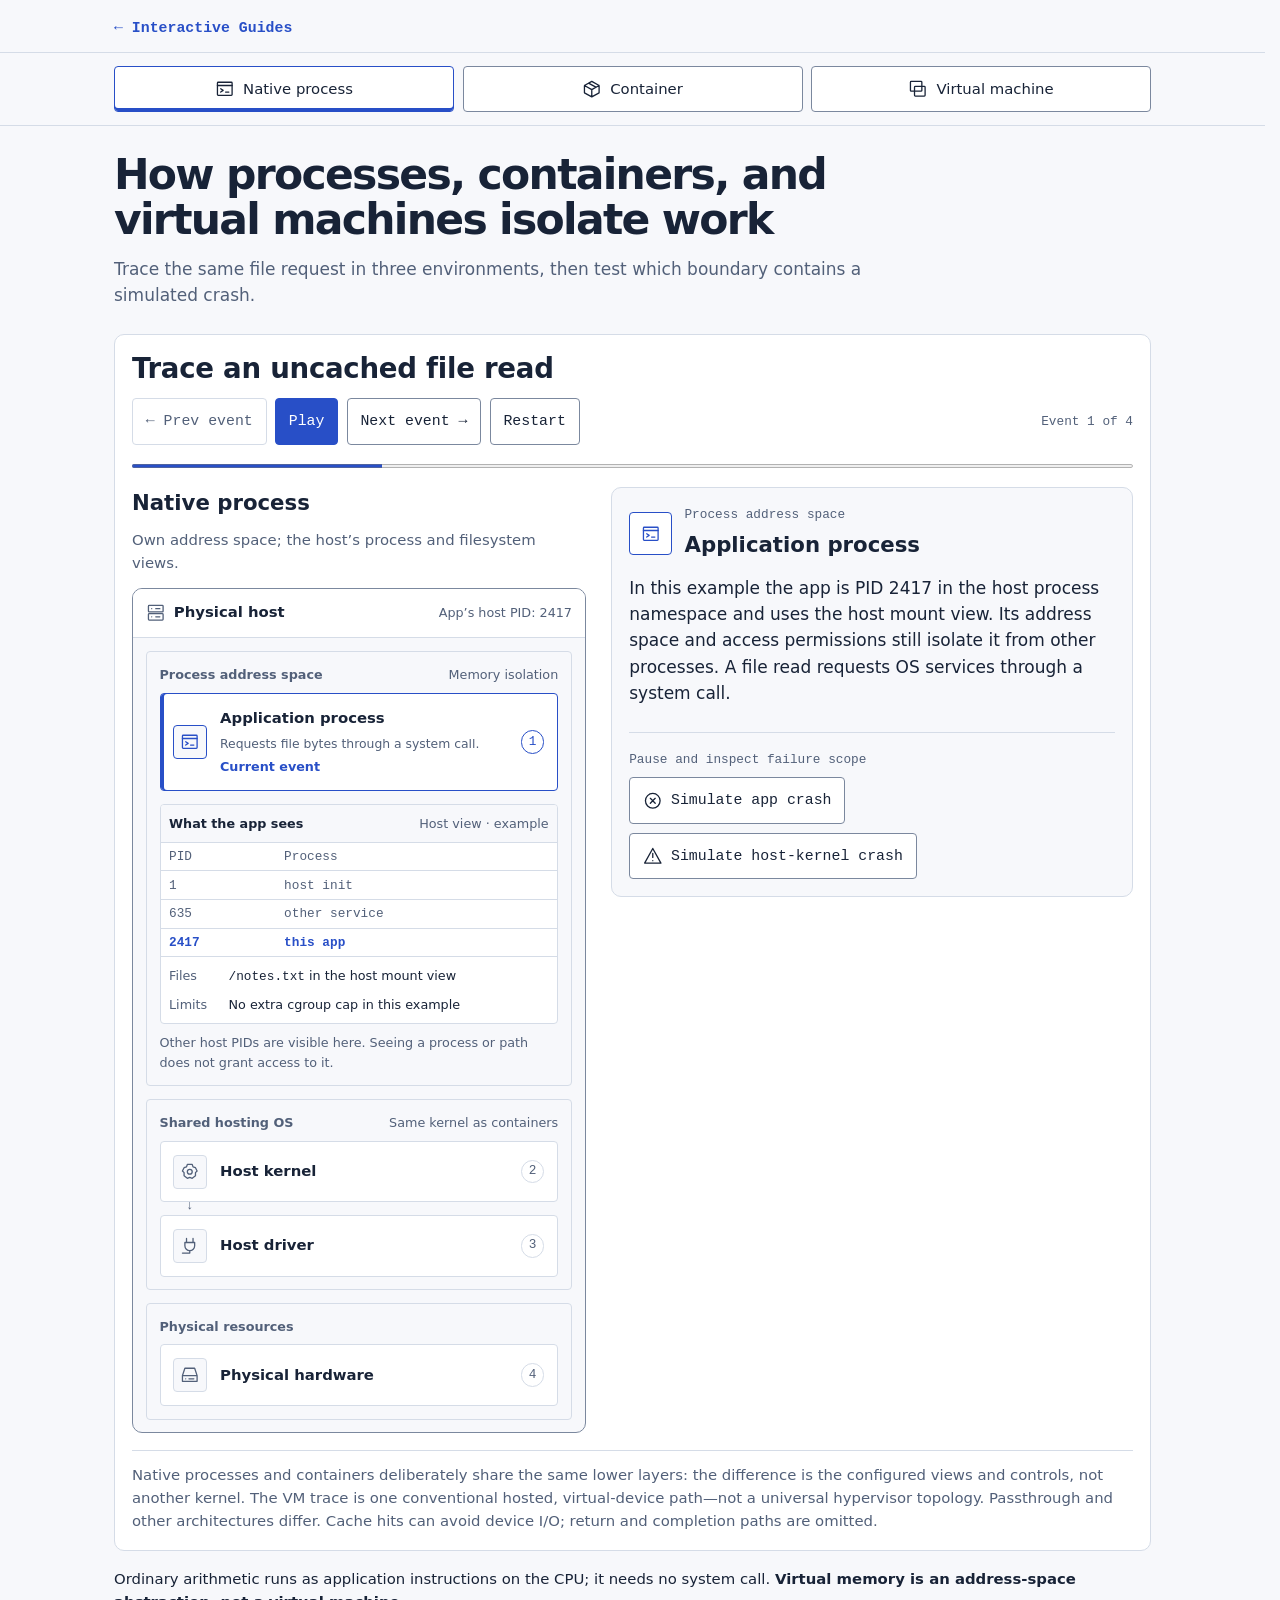
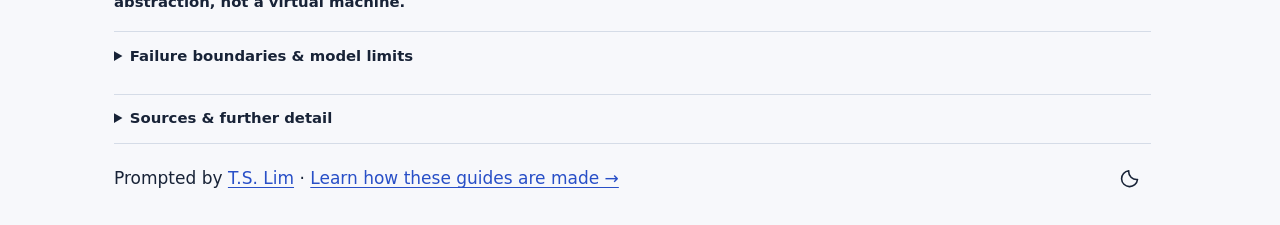
<file: how-virtual-machines-work.html>
<!doctype html>
<html lang="en">
<head>
  <meta charset="utf-8">
  <meta name="viewport" content="width=device-width, initial-scale=1">
  <meta name="color-scheme" content="light dark">
  <meta name="description" content="See how processes, containers, and virtual machines isolate work. Trace a file request and compare simulated failure boundaries.">
  <link rel="icon" type="image/svg+xml" href="assets/favicon.svg">
  <title>How processes, containers, and virtual machines isolate work — Interactive Guides</title>
  <style>
    main { max-width: 64rem; margin: auto; padding: var(--s-5); }
    h1, h2, h3, p, figure { margin: 0; }
    main h1 { font-size: clamp(1.75rem, 3.5vw, 2.5rem); margin-bottom: var(--s-3); }
    h2, h3 { font-size: var(--t-lead); }
    main > header { margin-bottom: var(--s-5); }
    .subtitle, .note, figcaption, .stack-summary { color: var(--text-dim); }
    .subtitle { max-width: 70ch; }
    .note, figcaption, .stack-summary, details { font-size: var(--t-small); }
    .label { font: var(--t-label)/1.5 var(--mono); color: var(--text-dim); }
    .environment-dock { position: sticky; top: 0; z-index: 10; background: var(--bg); border-bottom: 1px solid var(--border); }
    .environment-options { max-width: 64rem; margin: auto; padding: var(--s-3) var(--s-5); display: grid; grid-template-columns: repeat(3, minmax(0, 1fr)); gap: var(--s-2); }
    .environment-options button { display: flex; align-items: center; justify-content: center; gap: var(--s-2); min-width: 0; font-family: var(--body); }
    .vm-icon { width: 1.15rem; height: 1.15rem; flex-shrink: 0; fill: none; stroke: currentColor; stroke-width: 1.6; stroke-linecap: round; stroke-linejoin: round; }
    button[aria-pressed="true"] { border-color: var(--accent); box-shadow: inset 0 -3px var(--accent); }
    .panel { background: var(--surface); border: 1px solid var(--border); border-radius: var(--r-2); padding: var(--s-4); }
    .toolbar { display: flex; flex-wrap: wrap; align-items: center; gap: var(--s-2); }
    .playback { margin-block: var(--s-3) var(--s-4); }
    .playback output { font: var(--t-label)/1.5 var(--mono); color: var(--text-dim); margin-left: auto; }
    .playback .primary { background: var(--accent); color: var(--surface); border-color: var(--accent); }
    @media (prefers-color-scheme: dark) { .playback .primary { color: var(--bg); } }
    #vm-player-progress { width: 100%; height: .5rem; accent-color: var(--accent); margin-bottom: var(--s-4); }
    #vm-stacks { display: grid; gap: var(--s-5); }
    .stack-summary { margin-top: var(--s-2); }
    .machine-case { margin-top: var(--s-3); border: 1px solid var(--border-bright); border-radius: var(--r-2); background: var(--bg); overflow: hidden; }
    .machine-header { display: flex; align-items: center; gap: var(--s-2); padding: var(--s-3); border-bottom: 1px solid var(--border); color: var(--text-dim); font-size: var(--t-small); background: var(--surface); }
    .machine-header strong { color: var(--text); font-weight: 600; }
    .machine-header span { margin-left: auto; font-size: var(--t-label); }
    .stack-scope { padding: var(--s-3); margin: var(--s-3); border: 1px solid var(--border); border-radius: var(--r-1); }
    .stack-scope.isolated { border-style: dashed; border-color: var(--accent); }
    .scope-heading { display: flex; align-items: baseline; flex-wrap: wrap; gap: var(--s-1) var(--s-2); margin-bottom: var(--s-2); }
    .scope-label { font: 600 var(--t-label)/1.5 var(--body); color: var(--text-dim); }
    .isolated .scope-label { color: var(--accent); }
    .scope-detail { margin-left: auto; font-size: var(--t-label); color: var(--text-dim); }
    .process-shell { padding: var(--s-2); border: 1px solid var(--border); border-radius: var(--r-1); background: var(--bg); }
    .process-shell > .label { display: block; margin-bottom: var(--s-2); }
    .process-view { margin-top: var(--s-3); border: 1px solid var(--border); border-radius: var(--r-1); overflow: hidden; background: var(--surface); }
    .view-heading { display: flex; align-items: center; flex-wrap: wrap; gap: var(--s-1) var(--s-2); padding: var(--s-2); border-bottom: 1px solid var(--border); font-size: var(--t-label); color: var(--text-dim); background: var(--bg); }
    .view-heading strong { color: var(--text); }
    .view-heading span { margin-left: auto; }
    .process-table { width: 100%; border-collapse: collapse; font: var(--t-label)/1.5 var(--mono); }
    .process-table th, .process-table td { padding: var(--s-1) var(--s-2); text-align: left; border-bottom: 1px solid var(--border); }
    .process-table th { color: var(--text-dim); font-weight: 400; }
    .process-table .this-app { color: var(--accent); font-weight: 600; }
    .process-table .neighbor { color: var(--text-dim); }
    .view-properties { margin: 0; padding: var(--s-2); display: grid; gap: var(--s-2); font-size: var(--t-label); }
    .view-properties div { display: grid; grid-template-columns: 3rem minmax(0,1fr); gap: var(--s-2); }
    .view-properties dt { color: var(--text-dim); }
    .view-properties dd { margin: 0; overflow-wrap: anywhere; }
    .view-properties code { font-size: inherit; }
    .namespace-note { margin-top: var(--s-2); color: var(--text-dim); font-size: var(--t-label); }
    [data-view="container"] .view-heading, [data-view="vm"] .view-heading { border-left: 3px solid var(--accent); }
    .guest-hardware { display: grid; grid-template-columns: repeat(3,minmax(0,1fr)); gap: var(--s-2); margin: 0; padding: var(--s-2); border-top: 1px solid var(--border); }
    .guest-hardware > div { display: flex; flex-direction: column; min-width: 0; padding: var(--s-2) var(--s-1); border: 1px solid var(--border); border-radius: var(--r-1); background: var(--bg); text-align: center; }
    .guest-hardware dt { display: grid; justify-items: center; gap: var(--s-1); color: var(--text-dim); font-size: var(--t-label); }
    .guest-hardware dd { margin: auto 0 0; padding-top: var(--s-1); font-size: var(--t-small); font-weight: 600; }
    .view-properties dd strong { font-weight: 600; }
    .stack { list-style: none; padding: 0; margin: 0; display: grid; gap: var(--s-3); }
    .layer { position: relative; display: flex; gap: var(--s-3); align-items: center; padding: var(--s-3); border: 1px solid var(--border); border-radius: var(--r-1); background: var(--surface); font-size: var(--t-small); }
    .layer + .layer::before { content: '↓'; position: absolute; top: calc(-1 * var(--s-3) - 3px); left: 1.5rem; font: var(--t-label)/1 var(--mono); color: var(--text-dim); }
    .layer-icon, .event-icon { display: grid; place-items: center; width: 2rem; height: 2rem; flex-shrink: 0; border: 1px solid var(--border); border-radius: var(--r-1); color: var(--text-dim); background: var(--bg); }
    .layer-copy { flex: 1; min-width: 0; }
    .layer strong, .layer small { display: block; }
    .layer small { color: var(--text-dim); margin-top: var(--s-1); }
    .vm-ready .layer:not([aria-current="step"]) small { display: none; }
    .layer-number { display: grid; place-items: center; width: 1.4rem; height: 1.4rem; flex-shrink: 0; border: 1px solid var(--border); border-radius: 50%; color: var(--text-dim); font: var(--t-label)/1 var(--mono); }
    .layer[data-phase="visited"] .layer-number { border-color: var(--ok); color: var(--ok); }
    .layer[aria-current="step"] { border-color: var(--accent); box-shadow: inset 3px 0 var(--accent); }
    .layer[aria-current="step"] .layer-icon, .layer[aria-current="step"] .layer-number { border-color: var(--accent); color: var(--accent); }
    .layer-current { display: none; margin-top: var(--s-1); color: var(--accent); font: 600 var(--t-label)/1.4 var(--body); }
    .layer[aria-current="step"] .layer-current { display: inline-block; }
    .vm-ready .board { display: grid; grid-template-columns: minmax(0, 1fr) minmax(0, 1.15fr); gap: var(--s-5); }
    .board > * { min-width: 0; }
    .narration { align-self: start; padding: var(--s-4); margin-top: var(--s-4); border: 1px solid var(--border); border-radius: var(--r-2); background: var(--bg); }
    .vm-ready .narration { margin-top: 0; }
    .event-heading { display: flex; gap: var(--s-3); align-items: center; margin-bottom: var(--s-3); }
    .event-heading > div { min-width: 0; }
    .event-icon { width: 2.5rem; height: 2.5rem; color: var(--accent); border-color: var(--accent); background: var(--surface); }
    #vm-heading { margin-top: var(--s-1); }
    #vm-description { min-height: 7rem; }
    .failure-controls button { display: inline-flex; align-items: center; gap: var(--s-2); max-width: 100%; text-align: left; }
    .failure-controls { margin-top: var(--s-5); padding-top: var(--s-4); border-top: 1px solid var(--border); }
    .failure-controls .label { flex: 0 0 100%; }
    .result { padding: var(--s-3); margin-top: var(--s-3); border: 1px solid var(--warn); border-radius: var(--r-1); background: var(--surface); font-size: var(--t-small); }
    .result-heading { display: flex; align-items: center; gap: var(--s-2); margin-bottom: var(--s-2); color: var(--warn); font-weight: 600; }
    figcaption { border-top: 1px solid var(--border); padding-top: var(--s-3); margin-top: var(--s-4); }
    .takeaway { margin-top: var(--s-4); font-size: var(--t-small); }
    details { margin-top: var(--s-4); padding-top: var(--s-3); border-top: 1px solid var(--border); }
    summary { cursor: pointer; font-weight: 600; }
    details p, details ul { margin-top: var(--s-3); }
    details h3 { margin-top: var(--s-4); font-size: 1rem; }
    details li + li { margin-top: var(--s-2); }
    footer { margin-top: var(--s-5); }
    .js-only { display: none; }
    .vm-ready .js-only { display: block; }
    .vm-ready .toolbar.js-only { display: flex; }
    .skip-link { position: absolute; top: -5rem; left: var(--s-4); z-index: 20; padding: var(--s-3); background: var(--surface); }
    .skip-link:focus { top: var(--s-3); }
    [id] { scroll-margin-top: 6rem; }
    @media (max-width: 700px) {
      main { padding: var(--s-4); }
      .environment-options { padding-inline: var(--s-4); }
      .environment-options button { padding-inline: var(--s-1); font-size: var(--t-label); }
      .vm-ready .board { grid-template-columns: minmax(0, 1fr); gap: var(--s-4); }
      #vm-description { min-height: 0; }
      .playback output { margin-left: 0; }
    }
    @media (max-width: 420px) {
      .environment-options .vm-icon { display: none; }
      .layer { gap: var(--s-2); padding: var(--s-2); }
      .layer-icon { width: 1.75rem; height: 1.75rem; }
      .stack-scope { padding: var(--s-2); margin: var(--s-2); }
      .scope-detail { margin-left: 0; }
    }
    @media print {
      main { max-width: none; padding: 0; }
      .js-only, .vm-ready .js-only, .vm-ready .toolbar.js-only, .footer-meta, .skip-link { display: none !important; }
      .vm-ready .board { display: block; }
      #vm-stacks > [hidden] { display: block !important; }
      #vm-stacks article { break-inside: avoid; }
      .layer[aria-current="step"] { border: 1px solid var(--border); box-shadow: none; }
      .layer[aria-current="step"] .layer-icon, .layer[data-phase] .layer-number { border-color: var(--border); color: var(--text-dim); }
      .vm-ready .layer small { display: block !important; }
      .layer-current, #vm-result { display: none !important; }
      .narration { display: none; }
      details::details-content { content-visibility: visible; }
      details > :not(summary) { display: block !important; }
    }
  </style>
  <link rel="stylesheet" href="assets/shared.css">
  <!-- Google tag (gtag.js) -->
  <script async src="https://www.googletagmanager.com/gtag/js?id=G-EMMVX1MMKZ"></script>
  <script>
    window.dataLayer = window.dataLayer || [];
    function gtag(){dataLayer.push(arguments);}
    gtag('js', new Date());
    gtag('config', 'G-EMMVX1MMKZ');
  </script>
</head>
<body>
<svg width="0" height="0" aria-hidden="true" style="position:absolute"><defs>
  <symbol id="vm-icon-process" viewBox="0 0 24 24"><rect x="3" y="4" width="18" height="16" rx="1"/><path d="M3 8h18 M7 12l3 2-3 2 M13 16h4"/></symbol>
  <symbol id="vm-icon-container" viewBox="0 0 24 24"><path d="m12 3 9 5v9l-9 5-9-5V8Z M3 8l9 5 9-5 M12 13v9 M8 5l9 5"/></symbol>
  <symbol id="vm-icon-vm" viewBox="0 0 24 24"><rect x="3" y="3" width="14" height="12" rx="1"/><rect x="8" y="9" width="13" height="12" rx="1"/></symbol>
  <symbol id="vm-icon-kernel" viewBox="0 0 24 24"><path d="m9 3-1 3-3 1-2 4 2 2v4l4 3 3-1 3 1 4-3v-4l2-2-2-4-3-1-1-3Z"/><circle cx="12" cy="12" r="3"/></symbol>
  <symbol id="vm-icon-cpu" viewBox="0 0 24 24"><rect x="6" y="6" width="12" height="12" rx="1"/><path d="M9 3v3 M15 3v3 M9 18v3 M15 18v3 M3 9h3 M3 15h3 M18 9h3 M18 15h3 M10 10h4v4h-4Z"/></symbol>
  <symbol id="vm-icon-memory" viewBox="0 0 24 24"><path d="M3 6h18v11H3Z M6 17v3 M10 17v3 M14 17v3 M18 17v3 M6 9h4v5H6Z M14 9h4v5h-4Z"/></symbol>
  <symbol id="vm-icon-driver" viewBox="0 0 24 24"><path d="M8 3v5 M16 3v5 M6 8h12v4a6 6 0 0 1-12 0Z M12 18v3 M3 21h9"/></symbol>
  <symbol id="vm-icon-hardware" viewBox="0 0 24 24"><path d="M3 13h18v7H3Z M3 13l3-9h12l3 9 M7 17h.01 M11 17h6"/></symbol>
  <symbol id="vm-icon-device" viewBox="0 0 24 24"><rect x="2" y="2" width="20" height="20" rx="2" stroke-dasharray="3 3"/><path d="M6 13h12v5H6Z M6 13l2-6h8l2 6 M9 16h.01 M12 16h3"/></symbol>
  <symbol id="vm-icon-hypervisor" viewBox="0 0 24 24"><path d="m12 3 10 5-10 5L2 8Z M2 12l10 5 10-5 M2 16l10 5 10-5"/></symbol>
  <symbol id="vm-icon-host" viewBox="0 0 24 24"><rect x="3" y="3" width="18" height="8" rx="1"/><rect x="3" y="13" width="18" height="8" rx="1"/><path d="M7 7h.01 M7 17h.01 M12 7h5 M12 17h5"/></symbol>
  <symbol id="vm-icon-warning" viewBox="0 0 24 24"><path d="m12 3 10 18H2Z M12 9v5 M12 18h.01"/></symbol>
  <symbol id="vm-icon-stop" viewBox="0 0 24 24"><circle cx="12" cy="12" r="9"/><path d="m9 9 6 6 M15 9l-6 6"/></symbol>
</defs></svg>
<a class="skip-link" href="#main">Skip to guide</a>
<nav class="site-nav" aria-label="Collection"><div class="site-nav-inner"><a class="site-home" href="index.html">← Interactive Guides</a></div></nav>
<div class="environment-dock js-only">
  <div class="environment-options" role="group" aria-label="Execution environment">
    <button type="button" data-environment="native" aria-pressed="true" aria-controls="vm-stacks"><svg class="vm-icon" aria-hidden="true"><use href="#vm-icon-process"/></svg><span>Native process</span></button>
    <button type="button" data-environment="container" aria-pressed="false" aria-controls="vm-stacks"><svg class="vm-icon" aria-hidden="true"><use href="#vm-icon-container"/></svg><span>Container</span></button>
    <button type="button" data-environment="vm" aria-pressed="false" aria-controls="vm-stacks"><svg class="vm-icon" aria-hidden="true"><use href="#vm-icon-vm"/></svg><span>Virtual machine</span></button>
  </div>
</div>
<main id="main">
  <header>
    <h1>How processes, containers, and virtual machines isolate work</h1>
    <p class="subtitle">Trace the same file request in three environments, then test which boundary contains a simulated crash.</p>
  </header>
  <section id="machines" aria-labelledby="vm-title">
    <figure class="panel">
      <h2 id="vm-title">Trace an uncached file read</h2>
      <noscript><p class="note">JavaScript is off. Compare the three request paths below; failure scopes and further detail follow the diagram.</p></noscript>
      <div class="playback toolbar js-only" id="vm-player" role="group" aria-label="Request playback">
        <button type="button" id="vm-player-previous" disabled>← Prev event</button>
        <button type="button" id="vm-player-play" class="primary" aria-pressed="false">Play</button>
        <button type="button" id="vm-player-next">Next event →</button>
        <button type="button" id="vm-player-reset">Restart</button>
        <output id="vm-player-count" aria-live="off">Event 1 of 4</output>
      </div>
      <progress id="vm-player-progress" class="js-only" max="4" value="1" aria-label="Request events visited"></progress>
      <div class="board">
        <div id="vm-route" aria-label="Request path, from application to hardware">
          <div id="vm-stacks">
            <article data-stack="native" aria-labelledby="native-title">
              <h3 id="native-title">Native process</h3>
              <p class="stack-summary">Own address space; the host’s process and filesystem views.</p>
              <div class="machine-case">
                <div class="machine-header"><svg class="vm-icon" aria-hidden="true"><use href="#vm-icon-host"/></svg><strong>Physical host</strong><span>App’s host PID: 2417</span></div>
                <div class="stack-scope"><div class="scope-heading"><span class="scope-label">Process address space</span><span class="scope-detail">Memory isolation</span></div><ol class="stack">
                  <li class="layer"><span class="layer-icon" aria-hidden="true"><svg class="vm-icon"><use href="#vm-icon-process"/></svg></span><div class="layer-copy"><strong>Application process</strong><small>Requests file bytes through a system call.</small><span class="layer-current">Current event</span></div><span class="layer-number" aria-hidden="true">1</span></li>
                </ol>
                  <div class="process-view" data-view="native" role="group" aria-labelledby="native-view-title">
                    <div class="view-heading"><strong id="native-view-title">What the app sees</strong><span>Host view · example</span></div>
                    <table class="process-table" aria-label="Example process list visible to the native app"><thead><tr><th scope="col">PID</th><th scope="col">Process</th></tr></thead><tbody><tr class="neighbor"><td>1</td><td>host init</td></tr><tr class="neighbor"><td>635</td><td>other service</td></tr><tr class="this-app"><td>2417</td><td>this app</td></tr></tbody></table>
                    <dl class="view-properties"><div><dt>Files</dt><dd><code>/notes.txt</code> in the host mount view</dd></div><div><dt>Limits</dt><dd>No extra cgroup cap in this example</dd></div></dl>
                  </div>
                  <p class="namespace-note">Other host PIDs are visible here. Seeing a process or path does not grant access to it.</p>
                </div>
                <div class="stack-scope"><div class="scope-heading"><span class="scope-label">Shared hosting OS</span><span class="scope-detail">Same kernel as containers</span></div><ol class="stack" start="2">
                  <li class="layer"><span class="layer-icon" aria-hidden="true"><svg class="vm-icon"><use href="#vm-icon-kernel"/></svg></span><div class="layer-copy"><strong>Host kernel</strong><small>Checks access and manages the filesystem.</small><span class="layer-current">Current event</span></div><span class="layer-number" aria-hidden="true">2</span></li>
                  <li class="layer"><span class="layer-icon" aria-hidden="true"><svg class="vm-icon"><use href="#vm-icon-driver"/></svg></span><div class="layer-copy"><strong>Host driver</strong><small>Submits the needed device request.</small><span class="layer-current">Current event</span></div><span class="layer-number" aria-hidden="true">3</span></li>
                </ol></div>
                <div class="stack-scope"><div class="scope-heading"><span class="scope-label">Physical resources</span></div><ol class="stack" start="4">
                  <li class="layer"><span class="layer-icon" aria-hidden="true"><svg class="vm-icon"><use href="#vm-icon-hardware"/></svg></span><div class="layer-copy"><strong>Physical hardware</strong><small>The storage device performs the work.</small><span class="layer-current">Current event</span></div><span class="layer-number" aria-hidden="true">4</span></li>
                </ol></div>
              </div>
            </article>
            <article data-stack="container" aria-labelledby="container-title">
              <h3 id="container-title">Container</h3>
              <p class="stack-summary">Own address space plus private process and filesystem views. Still the host’s kernel.</p>
              <div class="machine-case">
                <div class="machine-header"><svg class="vm-icon" aria-hidden="true"><use href="#vm-icon-host"/></svg><strong>Physical host</strong><span>App’s host PID: 2417</span></div>
                <div class="stack-scope isolated"><div class="scope-heading"><span class="scope-label">Container boundary</span><span class="scope-detail">Private OS views</span></div>
                  <div class="process-shell"><span class="label">Process address space</span><ol class="stack">
                    <li class="layer"><span class="layer-icon" aria-hidden="true"><svg class="vm-icon"><use href="#vm-icon-container"/></svg></span><div class="layer-copy"><strong>Container process</strong><small>Still a process, with namespaces and configured resource controls.</small><span class="layer-current">Current event</span></div><span class="layer-number" aria-hidden="true">1</span></li>
                  </ol></div>
                  <div class="process-view" data-view="container" role="group" aria-labelledby="container-view-title">
                    <div class="view-heading"><strong id="container-view-title">What the app sees</strong><span>Private view · example</span></div>
                    <table class="process-table" aria-label="Example process list visible inside the container"><thead><tr><th scope="col">PID</th><th scope="col">Process</th></tr></thead><tbody><tr class="this-app"><td>1</td><td>this app</td></tr></tbody></table>
                    <dl class="view-properties"><div><dt>Files</dt><dd><code>/notes.txt</code> in a <strong>container root</strong>, plus explicitly mounted paths</dd></div><div><dt>Limits</dt><dd>Example cgroup cap: <strong>1 CPU worth · 512 MiB RAM</strong></dd></div></dl>
                  </div>
                  <p class="namespace-note">Namespaces change the view: host PID 2417 appears as PID 1 here. Cgroup caps are optional, not a new kernel.</p>
                </div>
                <div class="stack-scope"><div class="scope-heading"><span class="scope-label">Shared hosting OS</span><span class="scope-detail">No guest kernel</span></div><ol class="stack" start="2">
                  <li class="layer"><span class="layer-icon" aria-hidden="true"><svg class="vm-icon"><use href="#vm-icon-kernel"/></svg></span><div class="layer-copy"><strong>Shared hosting kernel</strong><small>System calls enter this kernel; there is no guest kernel.</small><span class="layer-current">Current event</span></div><span class="layer-number" aria-hidden="true">2</span></li>
                  <li class="layer"><span class="layer-icon" aria-hidden="true"><svg class="vm-icon"><use href="#vm-icon-driver"/></svg></span><div class="layer-copy"><strong>Host driver</strong><small>Services permitted device requests.</small><span class="layer-current">Current event</span></div><span class="layer-number" aria-hidden="true">3</span></li>
                </ol></div>
                <div class="stack-scope"><div class="scope-heading"><span class="scope-label">Physical resources</span></div><ol class="stack" start="4">
                  <li class="layer"><span class="layer-icon" aria-hidden="true"><svg class="vm-icon"><use href="#vm-icon-hardware"/></svg></span><div class="layer-copy"><strong>Physical hardware</strong><small>Configured resource controls can limit use of real resources.</small><span class="layer-current">Current event</span></div><span class="layer-number" aria-hidden="true">4</span></li>
                </ol></div>
              </div>
            </article>
            <article data-stack="vm" aria-labelledby="guest-title">
              <h3 id="guest-title">Virtual machine</h3>
              <p class="stack-summary">A guest OS runs its own kernel on virtual hardware managed by a hypervisor.</p>
              <div class="machine-case">
                <div class="machine-header"><svg class="vm-icon" aria-hidden="true"><use href="#vm-icon-host"/></svg><strong>Physical host</strong><span>Hosted VM example</span></div>
                <div class="stack-scope isolated"><div class="scope-heading"><span class="scope-label">Virtual machine boundary</span><span class="scope-detail">Own guest kernel</span></div><ol class="stack">
                  <li class="layer"><span class="layer-icon" aria-hidden="true"><svg class="vm-icon"><use href="#vm-icon-process"/></svg></span><div class="layer-copy"><strong>Guest application</strong><small>Makes a system call to its guest kernel.</small><span class="layer-current">Current event</span></div><span class="layer-number" aria-hidden="true">1</span></li>
                  <li class="layer"><span class="layer-icon" aria-hidden="true"><svg class="vm-icon"><use href="#vm-icon-kernel"/></svg></span><div class="layer-copy"><strong>Guest kernel</strong><small>Checks access and interprets the guest filesystem.</small><span class="layer-current">Current event</span></div><span class="layer-number" aria-hidden="true">2</span></li>
                  <li class="layer"><span class="layer-icon" aria-hidden="true"><svg class="vm-icon"><use href="#vm-icon-device"/></svg></span><div class="layer-copy"><strong>Virtual device</strong><small>A virtual disk request enters virtualization machinery.</small><span class="layer-current">Current event</span></div><span class="layer-number" aria-hidden="true">3</span></li>
                </ol>
                  <div class="process-view" data-view="vm" role="group" aria-labelledby="guest-view-title">
                    <div class="view-heading"><strong id="guest-view-title">What the guest sees</strong><span>Guest OS · example</span></div>
                    <table class="process-table" aria-label="Example process list managed by the guest kernel"><thead><tr><th scope="col">Guest PID</th><th scope="col">Process</th></tr></thead><tbody><tr class="neighbor"><td>1</td><td>guest init</td></tr><tr class="this-app"><td>42</td><td>this app</td></tr></tbody></table>
                    <dl class="view-properties"><div><dt>Kernel</dt><dd><strong>Own guest kernel</strong> manages these processes</dd></div><div><dt>Files</dt><dd><code>/notes.txt</code> in the guest filesystem on a <strong>virtual disk</strong></dd></div></dl>
                    <dl class="guest-hardware" aria-label="Example virtual hardware allocation"><div><dt><svg class="vm-icon" aria-hidden="true"><use href="#vm-icon-cpu"/></svg>vCPUs</dt><dd>2</dd></div><div><dt><svg class="vm-icon" aria-hidden="true"><use href="#vm-icon-memory"/></svg>Assigned RAM</dt><dd>2 GiB</dd></div><div><dt><svg class="vm-icon" aria-hidden="true"><use href="#vm-icon-device"/></svg>Virtual disk</dt><dd>20 GiB</dd></div></dl>
                  </div>
                  <p class="namespace-note">Guest PID 42 belongs to the guest kernel—not a renamed host PID as in a container PID namespace. These example allocations describe virtual hardware, not dedicated physical cores or a separate physical machine.</p>
                </div>
                <div class="stack-scope"><div class="scope-heading"><span class="scope-label">Hosting infrastructure</span><span class="scope-detail">Outside the guest</span></div><ol class="stack" start="4">
                  <li class="layer"><span class="layer-icon" aria-hidden="true"><svg class="vm-icon"><use href="#vm-icon-hypervisor"/></svg></span><div class="layer-copy"><strong>Hypervisor / hosting support</strong><small>Virtualization and device models arrange host-side I/O.</small><span class="layer-current">Current event</span></div><span class="layer-number" aria-hidden="true">4</span></li>
                  <li class="layer"><span class="layer-icon" aria-hidden="true"><svg class="vm-icon"><use href="#vm-icon-driver"/></svg></span><div class="layer-copy"><strong>Host driver</strong><small>Handles the physical device request in this example.</small><span class="layer-current">Current event</span></div><span class="layer-number" aria-hidden="true">5</span></li>
                </ol></div>
                <div class="stack-scope"><div class="scope-heading"><span class="scope-label">Physical resources</span></div><ol class="stack" start="6">
                  <li class="layer"><span class="layer-icon" aria-hidden="true"><svg class="vm-icon"><use href="#vm-icon-hardware"/></svg></span><div class="layer-copy"><strong>Physical hardware</strong><small>Real CPU time, RAM, and devices support the guest.</small><span class="layer-current">Current event</span></div><span class="layer-number" aria-hidden="true">6</span></li>
                </ol></div>
              </div>
            </article>
          </div>
        </div>
        <div class="narration">
          <div class="event-heading"><span class="event-icon" aria-hidden="true"><svg class="vm-icon"><use id="vm-event-icon" href="#vm-icon-process"/></svg></span><div><p class="label" id="vm-domain-label">Conceptual file request</p><h3 id="vm-heading">Follow the request, not every instruction.</h3></div></div>
          <p id="vm-description" role="status">These paths show who services a file request. They are not a pipeline through which every application instruction passes.</p>
          <div class="toolbar failure-controls js-only" role="group" aria-label="Simulated failures">
            <span class="label">Pause and inspect failure scope</span>
            <button type="button" id="vm-app-crash"><svg class="vm-icon" aria-hidden="true"><use href="#vm-icon-stop"/></svg>Simulate app crash</button>
            <button type="button" id="vm-kernel-crash"><svg class="vm-icon" aria-hidden="true"><use href="#vm-icon-warning"/></svg><span id="vm-kernel-label">Simulate host-kernel crash</span></button>
          </div>
          <div class="result" id="vm-result" role="status" hidden><div class="result-heading"><svg class="vm-icon" aria-hidden="true"><use href="#vm-icon-warning"/></svg>What if this crashes?</div><p id="vm-result-text"></p></div>
        </div>
      </div>
      <figcaption>Native processes and containers deliberately share the same lower layers: the difference is the configured views and controls, not another kernel. The VM trace is one conventional hosted, virtual-device path—not a universal hypervisor topology. Passthrough and other architectures differ. Cache hits can avoid device I/O; return and completion paths are omitted.</figcaption>
    </figure>
    <p class="takeaway">Ordinary arithmetic runs as application instructions on the CPU; it needs no system call. <strong>Virtual memory is an address-space abstraction, not a virtual machine.</strong></p>
    <details>
      <summary>Failure boundaries &amp; model limits</summary>
      <p><strong>App crash:</strong> this process stops. In the container example, the app is PID 1 in a private PID namespace: its exit also terminates any remaining processes in that namespace. The hosting kernel and other isolated workloads can continue, though shared services or application dependencies can still be affected.</p>
      <p><strong>Example views, not universal defaults:</strong> native/container views illustrate Linux-style PID and mount namespaces; the VM has a separate guest OS process list. PIDs and virtual hardware allocations are example configurations, not measurements or extra read events. A vCPU is scheduled on physical CPUs; virtual disk capacity need not be preallocated on the host. The container has a configured cgroup CPU/memory cap here. Native processes can also use namespaces and cgroups, and containers can be configured to share host namespaces. Visibility does not bypass access checks; resource caps do not appear automatically.</p>
      <p><strong>Hosting-kernel crash:</strong> native processes and ordinary containers sharing that kernel lose normal operation. Container isolation does not supply a separate kernel.</p>
      <p><strong>Guest-kernel crash:</strong> this guest and its applications stop. The host and other guests can continue under the intended isolation boundary. This is not a hypervisor crash: failure of the hypervisor or hosting infrastructure can affect multiple guests.</p>
      <p>VM-backed container isolation also exists; desktop tools often host Linux containers inside a VM. “Shared hosting kernel” can therefore be a VM’s guest kernel. Isolation is a design boundary, not an absolute security guarantee.</p>
      <p>The controls only display a local teaching simulation. No real processes or VMs are launched, no files or devices are changed, and nothing actually crashes. Restart clears the displayed failure and restarts the trace.</p>
    </details>
  </section>
  <footer>
    <details>
      <summary>Sources &amp; further detail</summary>
      <h3>Where do QEMU, KVM, and “type 1 / type 2” fit?</h3>
      <p>Type 1 and type 2 are conventional hypervisor categories, not complete architecture diagrams. KVM adds virtualization facilities to the Linux kernel; QEMU commonly supplies userspace machine/device models and uses KVM for hardware-assisted execution. QEMU can also emulate CPUs in software. A VM does not necessarily emulate every CPU instruction.</p>
      <ul>
        <li>QEMU: <a href="https://www.qemu.org/docs/master/system/introduction.html">System-emulation architecture</a>.</li>
        <li>Linux kernel: <a href="https://docs.kernel.org/virt/kvm/api.html">KVM API</a>.</li>
        <li>Microsoft Learn: <a href="https://learn.microsoft.com/en-us/virtualization/windowscontainers/about/containers-vs-vm">Containers versus virtual machines</a>.</li>
        <li>Linux isolation mechanisms: <a href="https://man7.org/linux/man-pages/man7/namespaces.7.html">Namespaces</a> and <a href="https://docs.kernel.org/admin-guide/cgroup-v2.html">cgroup v2</a>.</li>
        <li>OSTEP: <a href="https://pages.cs.wisc.edu/~remzi/OSTEP/cpu-mechanisms.pdf">Limited direct execution</a>; Microsoft Learn: <a href="https://learn.microsoft.com/en-us/windows-hardware/drivers/gettingstarted/virtual-address-spaces">Virtual address spaces</a>.</li>
      </ul>
      <p class="note">AI-generated learning aid. The layers and events simplify real systems; they are not performance measurements. Verify important details against authoritative sources.</p>
    </details>
  </footer>
</main>
<script src="assets/vm-guide.js"></script>
<script src="assets/guide-layout.js"></script>
</body>
</html>
</file>
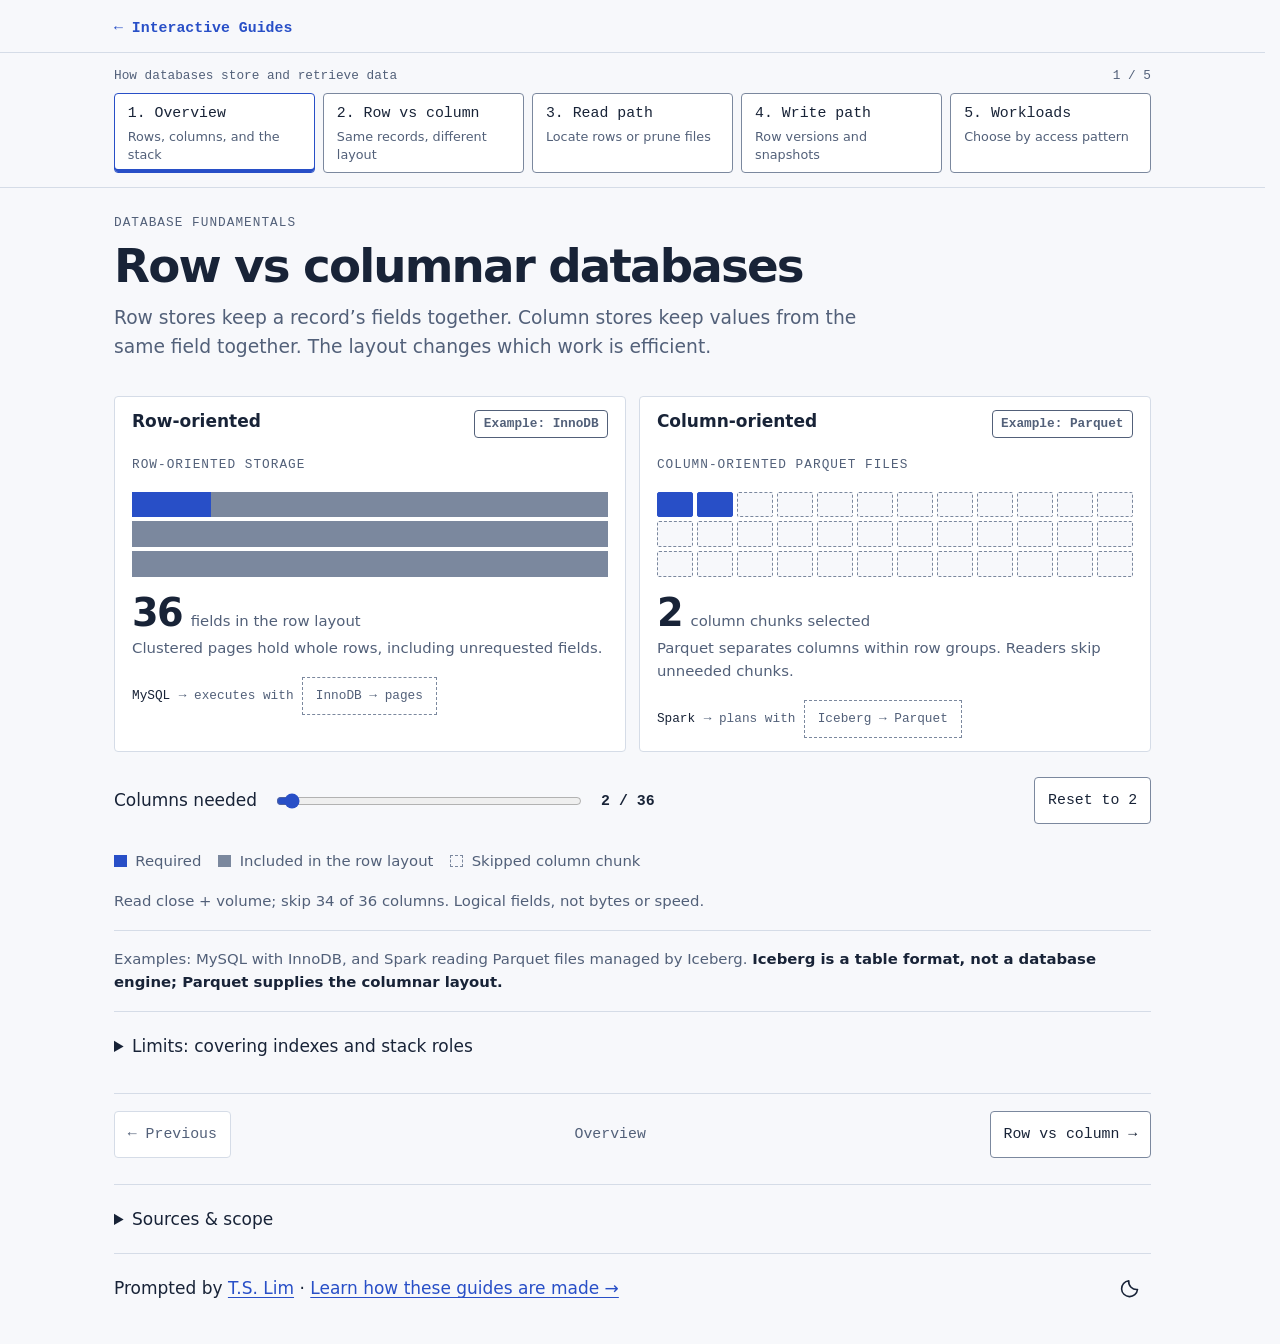
<file: innodb-vs-iceberg.html>
<!doctype html>
<html lang="en">
<head>
<meta charset="utf-8"><meta name="viewport" content="width=device-width,initial-scale=1">
<title>Row vs Columnar Databases — Same data, different layout</title>
<meta name="description" content="Explore row-oriented and columnar storage, query access, compression, and workload trade-offs. Interactive examples use MySQL/InnoDB and Iceberg with Parquet.">
<link rel="icon" href="data:image/svg+xml,%3Csvg xmlns='http://www.w3.org/2000/svg' viewBox='0 0 64 64'%3E%3Crect width='64' height='64' rx='8' fill='%230d1520'/%3E%3Cpath d='M12 16h40M12 32h40M12 48h40M32 16v32' stroke='%23ffb547' stroke-width='5'/%3E%3C/svg%3E">
<style>
html{scroll-behavior:smooth}main{max-width:64rem;margin:auto;padding:var(--s-7) var(--s-5) var(--s-8)}h1,h2,h3,p,figure{margin:0}h1,h2,h3{text-wrap:balance}h1{font-size:var(--t-h1);line-height:1.08;letter-spacing:-.04em;font-weight:600;margin:var(--s-3) 0 var(--s-4)}h2{font-size:var(--t-h2);line-height:1.2;letter-spacing:-.01em;font-weight:600;margin:var(--s-2) 0 var(--s-5)}h3{font-size:var(--t-lead);font-weight:600;line-height:1.3}p,figcaption{text-wrap:pretty}button[aria-pressed=true]{border-color:var(--accent)}button[aria-pressed=true]{background:color-mix(in srgb,var(--accent) 12%,var(--surface));box-shadow:inset 0 -2px var(--accent)}code,.mono{font-family:var(--mono);font-size:var(--t-small);font-variant-numeric:tabular-nums}code{overflow-wrap:anywhere}.label{font:400 var(--t-label)/1.5 var(--mono);letter-spacing:.08em;text-transform:uppercase;color:var(--text-dim)}.lead{font-size:var(--t-lead);color:var(--text-dim);max-width:55ch}.muted{color:var(--text-dim)}.accent{color:var(--accent)}.small{font-size:var(--t-small)}.section{padding-top:var(--s-8);scroll-margin-top:var(--s-8)}.section-head{border-top:1px solid var(--border);padding-top:var(--s-5)}.two{display:grid;grid-template-columns:repeat(2,minmax(0,1fr));gap:var(--s-6)}.two>*{min-width:0}.frame{border:1px solid var(--border);border-radius:var(--r-1);padding:var(--s-5);background:var(--surface)}.stage{background-image:radial-gradient(var(--border) 1px,transparent 1px);background-size:24px 24px;background-color:var(--bg)}figcaption{margin-top:var(--s-3);color:var(--text-dim);max-width:75ch}figcaption .mono{color:var(--text);margin-right:var(--s-2)}.toolbar{display:flex;flex-wrap:wrap;align-items:center;gap:var(--s-2)}.subhead{display:flex;flex-wrap:wrap;align-items:baseline;justify-content:space-between;gap:var(--s-3);margin-bottom:var(--s-4)}.chip{display:inline-block;font:600 var(--t-label)/1.4 var(--mono);padding:var(--s-1) var(--s-2);border:1px solid currentColor;border-radius:var(--r-1);white-space:nowrap;color:var(--text-dim)}.note{margin-top:var(--s-5);padding-top:var(--s-4);border-top:1px solid var(--border);color:var(--text-dim)}.note strong{color:var(--text)}details{border-top:1px solid var(--border);margin-top:var(--s-4);padding-top:var(--s-3)}summary{cursor:pointer;color:var(--text);padding:var(--s-2) 0}details p,details ul{margin:var(--s-3) 0;max-width:70ch;color:var(--text-dim)}li+li{margin-top:var(--s-2)}.controls{margin:var(--s-5) 0}.js-only{display:none}.ready .js-only{display:flex}.nav{position:sticky;top:0;z-index:5;background:var(--bg);border-bottom:1px solid var(--border)}.nav-inner{max-width:64rem;margin:auto;padding:var(--s-3) var(--s-5);display:flex;align-items:center;justify-content:space-between;gap:var(--s-4)}.nav-brand{font:600 var(--t-small)/1.4 var(--mono);white-space:nowrap}.nav-links{display:flex;gap:var(--s-5);overflow-x:auto;scrollbar-width:none}.nav-links a{font-size:var(--t-small);text-decoration:none;color:var(--text-dim);white-space:nowrap}.nav-links a[aria-current=true]{color:var(--accent)}.skip-link{position:fixed;top:-5rem;left:1rem;z-index:9;background:var(--surface);padding:var(--s-3)}.skip-link:focus{top:1rem}
/* The field tiles are a logical footprint, not a byte scale. */
.overview{margin-top:var(--s-6)}.engine{padding:var(--s-5);background:var(--surface);border:1px solid var(--border);border-radius:var(--r-1)}.engine p{color:var(--text-dim);margin-top:var(--s-3)}.field-grid{display:grid;grid-template-columns:repeat(12,minmax(0,1fr));gap:var(--s-1);margin:var(--s-4) 0}.field{height:1.5rem;border:1px solid var(--border-bright);border-radius:2px;background:var(--bg)}.field.read{background:var(--border-bright)}.field.requested{background:var(--accent);border-color:var(--accent)}.field.skip{border-style:dashed}.field-grid.row-layout{gap:var(--s-1) 0}.row-layout .field{border-radius:0;border-right:0}.row-layout .field:nth-child(12n){border-right:1px solid var(--border-bright)}.stat{display:flex;align-items:baseline;gap:var(--s-2)}.stat strong{font-size:2.25rem;letter-spacing:-.04em;line-height:1;font-variant-numeric:tabular-nums}.stat span{color:var(--text-dim)}.slider-control{display:flex;align-items:center;gap:var(--s-4);flex:1;flex-wrap:wrap}.slider-control input{flex:1;min-width:8rem;max-width:18rem;accent-color:var(--accent);cursor:pointer}.slider-control output{font:600 var(--t-small) var(--mono);min-width:4.5rem}.legend{display:flex;gap:var(--s-4);flex-wrap:wrap;font-size:var(--t-small);color:var(--text-dim);margin-top:var(--s-4)}.legend span{display:flex;align-items:center;gap:var(--s-2)}.key{width:.75rem;height:.75rem;background:var(--accent);border:1px solid var(--accent)}.key.extra{background:var(--border-bright);border-color:var(--border-bright)}.key.skipped{background:transparent;border:1px dashed var(--border-bright)}.stackline{display:flex;gap:var(--s-2);flex-wrap:wrap;align-items:center;margin-top:var(--s-4);font:400 var(--t-label)/1.5 var(--mono);color:var(--text-dim)}.stackline b{color:var(--text);font-weight:400}.boundary{border:1px dashed var(--border-bright);padding:var(--s-2) var(--s-3)}
/* Same records, different physical layouts. All sizes are illustrative. */
.layout-intro{max-width:65ch;color:var(--text-dim)}.layout-query{display:flex;flex-wrap:wrap;justify-content:space-between;align-items:center;gap:var(--s-4);padding:var(--s-4);background:var(--surface);border:1px solid var(--border);margin-bottom:var(--s-5)}.layout-query code{max-width:100%}.layout-result{font:600 var(--t-small)/1.5 var(--mono);color:var(--accent)}.layout-lane{min-width:0}.layout-lane>p{margin:var(--s-2) 0 var(--s-4);color:var(--text-dim)}.storage-shell{border:1px dashed var(--border-bright);padding:var(--s-3);border-radius:var(--r-1)}.storage-shell>.label{margin-bottom:var(--s-3)}.storage-unit{border:1px solid var(--border-bright);padding:var(--s-3);background:var(--surface);margin-top:var(--s-3)}.storage-unit:first-of-type{margin-top:0}.storage-unit.is-read{border:2px solid var(--accent);padding:calc(var(--s-3) - 1px)}.storage-unit.is-skipped{border-style:dashed}.unit-heading{display:flex;align-items:center;justify-content:space-between;gap:var(--s-2);margin-bottom:var(--s-3);flex-wrap:wrap}.unit-heading strong{font-size:var(--t-small)}.unit-state{font:400 var(--t-label)/1.5 var(--mono);color:var(--text-dim)}.is-read>.unit-heading>.unit-state{color:var(--accent)}.row-records{width:100%;border-collapse:collapse;table-layout:fixed}.row-records th{font:400 var(--t-label)/1.5 var(--mono);text-align:left;color:var(--text-dim);padding:var(--s-2) var(--s-1)}.row-records td{font:400 var(--t-small)/1.5 var(--mono);padding:var(--s-2) var(--s-1);border-top:1px solid var(--border);background:var(--bg)}.row-records tr+tr td{border-top-color:var(--border-bright)}.row-records td.used,.chunk-value.used{box-shadow:inset 0 -2px var(--accent);background:color-mix(in srgb,var(--accent) 12%,var(--surface));font-weight:600}.unit-note{font-size:var(--t-small);color:var(--text-dim);margin-top:var(--s-3)}.chunk-grid{display:grid;grid-template-columns:repeat(3,minmax(0,1fr));gap:var(--s-2)}.column-chunk{min-width:0;border:1px solid var(--border-bright);padding:var(--s-2) var(--s-1);background:var(--bg)}.column-chunk.is-read{border:2px solid var(--accent);padding:calc(var(--s-2) - 1px) calc(var(--s-1) - 1px)}.column-chunk.is-skipped{border-style:dashed}.chunk-name{display:block;font:400 var(--t-label)/1.5 var(--mono);color:var(--text-dim);overflow-wrap:anywhere}.chunk-state{display:block;font:400 var(--t-label)/1.5 var(--mono);margin-bottom:var(--s-2);color:var(--text-dim)}.column-chunk.is-read .chunk-state{color:var(--accent)}.chunk-value{display:block;font:400 var(--t-small)/1.5 var(--mono);padding:var(--s-2) var(--s-1);border-top:1px solid var(--border)}.parquet-footer{border:1px solid var(--border-bright);background:var(--surface);padding:var(--s-3);margin-top:var(--s-3)}.parquet-footer.is-read{border-color:var(--accent)}.parquet-footer p{font-size:var(--t-small);color:var(--text-dim);margin-top:var(--s-2)}.layout-explanation{margin-top:var(--s-4);color:var(--text-dim);min-height:6rem}.layout-legend{margin-bottom:var(--s-4)}.layout-legend .key{background:transparent;border:2px solid var(--accent)}.layout-legend .key.used-key{background:color-mix(in srgb,var(--accent) 12%,var(--surface));border:0;border-bottom:2px solid var(--accent)}.layout-legend .key.skipped{border:1px dashed var(--border-bright)}
/* Read path */
.path-controls{justify-content:space-between}.steps{display:flex;gap:var(--s-2);flex-wrap:wrap}.steps button{min-width:2.75rem}.paths{gap:0}.path-lane{padding:var(--s-5)}.path-lane+.path-lane{border-left:1px solid var(--border)}.path-lane h3{margin-bottom:var(--s-4)}.path-svg{display:block;width:100%;max-width:24rem;height:auto;margin:auto}.path-svg text{font-family:var(--sans);fill:var(--text);font-size:17px}.path-svg .sub{font-family:var(--mono);fill:var(--text-dim);font-size:14px}.path-svg .box{fill:var(--surface);stroke:var(--border-bright);stroke-width:1.5}.path-svg .edge{fill:none;stroke:var(--text-dim);stroke-width:1.75}.path-svg .edge-text{font-size:14px;fill:var(--text-dim)}.path-svg .active .box{stroke:var(--accent);stroke-width:2.5}.path-svg .active .step-label{fill:var(--accent)}.path-svg .step-label{font:600 13px var(--mono);fill:var(--text-dim)}.path-svg .active .edge{stroke:var(--accent);stroke-width:2.75}.path-detail{border-top:1px solid var(--border);padding:var(--s-4) var(--s-5);min-height:8rem}.path-detail p{margin-top:var(--s-2);color:var(--text-dim)}.query{padding:var(--s-3) var(--s-4);border-bottom:1px solid var(--border);overflow-wrap:anywhere;background:var(--surface)}
/* Commit laboratory */
.commit-controls{justify-content:space-between;align-items:flex-start}.mode{display:flex;gap:var(--s-2);flex-wrap:wrap}.commit-board{padding:var(--s-5);border-top:1px solid var(--border)}.commit-board+.commit-board{border-left:1px solid var(--border)}.record{display:flex;justify-content:space-between;align-items:center;gap:var(--s-3);border:1px solid var(--border-bright);padding:var(--s-3);margin-top:var(--s-3);min-height:4.5rem;background:var(--surface);font-family:var(--mono);font-size:var(--t-small)}.record.changed{border-color:var(--accent);box-shadow:0 2px 8px var(--lift)}.record.pending{border-style:dashed}.record small{display:block;font:400 var(--t-label) var(--mono);color:var(--text-dim);margin-top:var(--s-1)}.record strong{font-weight:600}.connection{font:400 var(--t-label) var(--mono);padding:var(--s-2) 0;color:var(--text-dim)}.reader-grid{display:grid;grid-template-columns:repeat(2,minmax(0,1fr));gap:var(--s-3);margin-top:var(--s-4)}.reader{border-top:1px solid var(--border-bright);padding-top:var(--s-3)}.reader span{display:block;font-size:var(--t-small);color:var(--text-dim)}.reader strong{font:600 var(--t-lead)/1.5 var(--mono)}.status-line{border-top:1px solid var(--border);padding:var(--s-4) var(--s-5);min-height:5.5rem}.status-line strong{color:var(--accent)}.commit-progress{display:flex;gap:var(--s-1);margin-top:var(--s-3)}.commit-progress i{display:block;width:2rem;height:var(--s-1);background:var(--border-bright)}.commit-progress i.on{background:var(--accent)}
/* Workload choices */
.workload-buttons{display:flex;gap:var(--s-2);flex-wrap:wrap;margin-bottom:var(--s-5)}.verdict{font-size:var(--t-lead);margin-bottom:var(--s-5);max-width:65ch}.fit-grid{display:grid;grid-template-columns:repeat(2,minmax(0,1fr));gap:var(--s-5)}.fit-diagram{padding:var(--s-5);border:1px solid var(--border-bright)}.fit-diagram.preferred{border-color:var(--accent)}.fit-diagram h3{margin-bottom:var(--s-4)}.flow{display:flex;align-items:center;gap:var(--s-2);flex-wrap:wrap}.flow-box{padding:var(--s-2) var(--s-3);border:1px solid var(--border-bright);font:400 var(--t-small)/1.4 var(--mono)}.flow-arrow{color:var(--text-dim);font-size:var(--t-small)}.fit-diagram p{margin-top:var(--s-4);color:var(--text-dim)}.partition-demo{margin-top:var(--s-6)}.partition-row{display:grid;grid-template-columns:8rem minmax(0,1fr);gap:var(--s-4);padding:var(--s-4) 0;border-bottom:1px solid var(--border)}.partition-files{display:flex;flex-wrap:wrap;gap:var(--s-2)}.file{font:400 var(--t-small) var(--mono);border:1px solid var(--border-bright);padding:var(--s-3)}.file.new{border-color:var(--accent)}.maintenance{margin-top:var(--s-6);padding-top:var(--s-5);border-top:1px solid var(--border)}.maintenance h3{margin-bottom:var(--s-3)}footer{margin-top:var(--s-8);border-top:1px solid var(--border);padding-top:var(--s-5)}footer ul{padding-left:var(--s-5)}footer p{max-width:70ch;color:var(--text-dim)}.noscript{border:1px solid var(--warn);padding:var(--s-4);margin:var(--s-4) 0}
@media(min-width:1400px){.nav{position:fixed;left:var(--s-5);top:var(--s-7);width:9rem;border:0}.nav-inner{display:block;padding:0}.nav-links{display:flex;flex-direction:column;gap:var(--s-4);margin-top:var(--s-5)}main{margin-left:calc((100vw - 64rem)/2 + 2rem);margin-right:var(--s-5)}}
@media(max-width:850px){main{padding:var(--s-5) var(--s-4) var(--s-7)}.nav-inner{padding:var(--s-3) var(--s-4)}.nav-brand{display:none}.nav-links{width:100%;gap:var(--s-5)}.two,.fit-grid{grid-template-columns:minmax(0,1fr);gap:var(--s-4)}.paths,.commit-panels{gap:0}.path-lane+.path-lane,.commit-board+.commit-board{border-left:0;border-top:1px solid var(--border)}.engine,.frame,.path-lane,.commit-board,.fit-diagram{padding:var(--s-4)}.paths{padding:0}.section{padding-top:var(--s-7)}.partition-row{grid-template-columns:minmax(0,1fr);gap:var(--s-2)}.subhead{flex-wrap:wrap}.path-detail{min-height:0;padding:var(--s-4) 0 0}.status-line{padding:var(--s-4)}.slider-control{width:100%}.slider-control label{width:100%}}
@media(prefers-reduced-motion:reduce){html{scroll-behavior:auto}*{transition:none!important;animation:none!important}}
@media print{:root{--bg:#fff;--surface:#fff;--text:#0f1a26;--text-dim:#4d6074;--border:#d6e0ea;--border-bright:#818f9e;--accent:#a34700;--info:#145f99;color-scheme:light}.nav,.js-only{display:none!important}main{max-width:none;margin:0;padding:0}.section{padding-top:2rem}figure,.engine,.fit-diagram{break-inside:avoid}details{display:block}body{font-size:12pt}h1{font-size:30pt}.record{box-shadow:none}a{color:inherit}}
</style>
<link rel="stylesheet" href="assets/shared.css">
</head>
<body data-guide="storage">
<nav class="site-nav" aria-label="Collection"><div class="site-nav-inner"><a class="site-home" href="index.html">← Interactive Guides</a></div></nav>
<a class="skip-link" href="#main">Skip to content</a>
<nav class="nav" aria-label="Page sections"><div class="nav-inner"><span class="nav-brand">Storage / study</span><div class="nav-links"><a href="#difference" aria-current="true">The difference</a><a href="#layout">Row vs column</a><a href="#reads">Read path</a><a href="#writes">Write path</a><a href="#fit">Workload fit</a></div></div></nav>
<main id="main">
<header id="difference" data-guide-panel data-tab-label="Overview" data-tab-note="Rows, columns, and the stack">
<div class="label">Database fundamentals</div>
<h1>Row vs columnar databases</h1>
<p class="lead">Row stores keep a record’s fields together. Column stores keep values from the same field together. The layout changes which work is efficient.</p>
<noscript><p class="noscript">Enable JavaScript to use the controls. The default comparison below remains readable.</p></noscript>
<figure class="overview">
<div class="two concept-grid">
<div class="engine concept-card"><div class="subhead"><h3>Row-oriented</h3><span class="chip">Example: InnoDB</span></div><div class="label">Row-oriented storage</div><div class="field-grid row-layout" id="row-fields" role="img" aria-label="A clustered-row scan includes all 36 column fields."></div><div class="stat"><strong>36</strong><span>fields in the row layout</span></div><p>Clustered pages hold whole rows, including unrequested fields.</p><div class="stackline"><b>MySQL</b><span>→ executes with</span><span class="boundary">InnoDB → pages</span></div></div>
<div class="engine concept-card"><div class="subhead"><h3>Column-oriented</h3><span class="chip">Example: Parquet</span></div><div class="label">Column-oriented Parquet files</div><div class="field-grid" id="column-fields" role="img" aria-label="Read 2 column chunks; skip 34 other columns."></div><div class="stat"><strong id="column-count">2</strong><span>column chunks selected</span></div><p>Parquet separates columns within row groups. Readers skip unneeded chunks.</p><div class="stackline"><b>Spark</b><span>→ plans with</span><span class="boundary">Iceberg → Parquet</span></div></div>
</div>
<div class="toolbar controls js-only"><div class="slider-control"><label for="columns">Columns needed</label><input id="columns" type="range" min="1" max="36" value="2"><output for="columns" id="columns-output">2 / 36</output></div><button id="reset-columns">Reset to 2</button></div>
<div class="legend"><span><i class="key" aria-hidden="true"></i>Required</span><span><i class="key extra" aria-hidden="true"></i>Included in the row layout</span><span><i class="key skipped" aria-hidden="true"></i>Skipped column chunk</span></div>
<figcaption><span id="projection-caption">Read close + volume; skip 34 of 36 columns.</span> Logical fields, not bytes or speed.</figcaption>
</figure>
<p class="note">Examples: MySQL with InnoDB, and Spark reading Parquet files managed by Iceberg. <strong>Iceberg is a table format, not a database engine; Parquet supplies the columnar layout.</strong></p>
<details><summary>Limits: covering indexes and stack roles</summary><p>A covering secondary index can supply a query without a clustered-row lookup. This diagram models a clustered-row scan with inline fields, not every InnoDB query. Real I/O depends on pages, caching, compression, off-page values, predicates, and the execution plan. Column pruning is not a guaranteed speed multiplier.</p><p><strong>Different roles:</strong> InnoDB is a MySQL storage engine; Iceberg is a table format. Here, Spark runs queries, Polaris manages the catalog, and MinIO stores files.</p></details>
</header>
<section class="section" id="layout" aria-labelledby="layout-title" data-tab-label="Row vs column" data-tab-note="Same records, different layout">
<div class="section-head"><div class="label">Storage layout</div><h2 id="layout-title">Rows together. Columns together.</h2></div>
<p class="layout-intro">Same six records: grouped by row in InnoDB, by column within Parquet row groups.</p>
<div class="toolbar controls js-only" role="group" aria-label="Choose a storage layout example"><button data-layout-query="layout" aria-pressed="false">Show layout</button><button data-layout-query="lookup" aria-pressed="false">Read one stock</button><button data-layout-query="average" aria-pressed="true">Average close</button></div>
<div class="layout-query" aria-live="polite"><code id="layout-sql">SELECT AVG(close) FROM bars;</code><output class="layout-result" id="layout-result">Average close = 225</output></div>
<figure>
<div class="legend layout-legend"><span><i class="key" aria-hidden="true"></i>Border: read</span><span><i class="key used-key" aria-hidden="true"></i>Underline: used</span><span><i class="key skipped" aria-hidden="true"></i>Dashed: skipped</span></div>
<div class="two">
<div class="layout-lane"><h3>Row layout / InnoDB</h3><p>Read a page → obtain complete records.</p><div class="storage-shell"><div class="label">Clustered index · leaf pages</div><div id="layout-row-pages"><p class="muted">Page A: AAPL / 100 / 1,000; GOOG / 150 / 1,500; MSFT / 200 / 2,000.<br>Page B: NVDA / 300 / 3,000; ORCL / 250 / 2,500; TSLA / 350 / 3,500.</p></div></div><p class="layout-explanation" id="layout-row-note">Read both pages, including unused fields. Calculate with close only.</p></div>
<div class="layout-lane"><h3>Column layout / Parquet</h3><p>Read selected column chunks → obtain values.</p><div class="storage-shell"><div class="label">bars.parquet · one file</div><div id="layout-parquet-groups"><p class="muted">Row group A: symbol [AAPL, GOOG, MSFT]; close [100, 150, 200]; volume [1,000, 1,500, 2,000].<br>Row group B: symbol [NVDA, ORCL, TSLA]; close [300, 250, 350]; volume [3,000, 2,500, 3,500].</p></div><div class="parquet-footer is-read" id="layout-footer"><div class="unit-heading"><strong>File footer</strong><span class="unit-state" id="layout-footer-state">READ METADATA</span></div><p>Schema + chunk locations + statistics.<br>Symbol bounds: A = AAPL–MSFT; B = NVDA–TSLA.</p></div></div><p class="layout-explanation" id="layout-parquet-note">Read the footer and close chunks. Skip symbol and volume.</p></div>
</div>
<figcaption>Pages hold rows; row groups separate columns. Boxes are not equal-sized I/O units.</figcaption>
</figure>
<details><summary>How the example simplifies real storage</summary><ul><li><strong>Sample layout:</strong> each stock appears once. Symbol is the InnoDB primary key. The Parquet rows are sorted by symbol, so their group ranges do not overlap.</li><li><strong>InnoDB:</strong> the diagram shows data-page access, not the index traversal. It assumes no covering index on close. Cached pages can avoid disk reads.</li><li><strong>Parquet:</strong> a row group is a logical batch of rows, not one physical read unit. Each column chunk contains pages. Readers use metadata to find the required byte ranges.</li><li><strong>Lookup:</strong> the footer’s symbol bounds let this reader skip group B. The example shows all chunks in group A as read. Readers may use further filtering or page-level optimizations.</li><li><strong>Average:</strong> this example decodes all close values. It does not infer an average from minimum and maximum statistics.</li></ul><p>The tiny batches keep the example readable. Real InnoDB pages and Parquet row groups usually contain many more records. Compression, encoding, caching, and metadata access are not measured here.</p></details>
<div class="concept-grid"><div class="concept-card"><h3>One record</h3><p class="muted">Rows keep an entity’s fields nearby. An index can locate the record.</p></div><div class="concept-card"><h3>Many values</h3><p class="muted">Columns let scans read fewer fields and process batches of values.</p></div><div class="concept-card"><h3>Compression</h3><p class="muted">Similar values often compress well together. Savings depend on data and encoding.</p></div></div>
</section>
<section class="section" id="reads" aria-labelledby="reads-title" data-tab-label="Read path" data-tab-note="Locate rows or prune files">
<div class="section-head"><div class="label">Read path examples</div><h2 id="reads-title">Locate or eliminate.</h2></div>
<p class="layout-intro">An indexed row-store plan versus a file-based columnar plan. These are examples—not universal read paths for every database.</p>
<div class="toolbar controls path-controls js-only"><div class="steps" role="group" aria-label="Read stages"><button data-step="-1" aria-pressed="true">Overview</button><button data-step="0" aria-pressed="false" aria-label="Stage 1: locate">1</button><button data-step="1" aria-pressed="false" aria-label="Stage 2: narrow">2</button><button data-step="2" aria-pressed="false" aria-label="Stage 3: inspect">3</button><button data-step="3" aria-pressed="false" aria-label="Stage 4: read">4</button><button data-step="4" aria-pressed="false" aria-label="Stage 5: return">5</button></div><div class="toolbar"><button id="previous-step" disabled>← Back</button><button id="next-step">Next →</button></div></div>
<figure><div class="frame stage paths"><div class="query"><code>SELECT close, volume FROM bars WHERE symbol = 'AAPL';</code><div class="small muted">Illustrative plan; indexes, layout, and reader matter.</div></div><div class="two paths"><div class="path-lane"><h3>InnoDB <span class="muted small">/ index route</span></h3><div id="innodb-path"></div><div class="path-detail" aria-live="polite"><strong id="innodb-step-title">Rows behind an index</strong><p id="innodb-step-text">A secondary index finds primary keys; InnoDB fetches matching clustered records.</p></div></div><div class="path-lane"><h3>Iceberg stack <span class="muted small">/ pruning route</span></h3><div id="iceberg-path"></div><div class="path-detail" aria-live="polite"><strong id="iceberg-step-title">Files behind metadata</strong><p id="iceberg-step-text">Snapshot metadata and statistics prune manifests, files, and row groups.</p></div></div></div></div><figcaption>Indexes locate records; metadata skips work. Paired stages do not imply equal costs.</figcaption></figure>
<details><summary>What each Iceberg metadata layer contains</summary><ul><li><strong>Table metadata JSON:</strong> schema, partition specifications, snapshot history, and the current snapshot reference.</li><li><strong>Manifest list:</strong> manifest locations and partition summaries. A snapshot points to its manifest list.</li><li><strong>Manifest:</strong> entries for data files or delete files. Data-file entries contain paths, partition values, and column metrics when available.</li><li><strong>Parquet footer:</strong> row-group and column-chunk locations and statistics. The reader can use these to skip more data.</li></ul><p>Statistics reject impossible matches; they do not prove that all remaining rows match. The reader still applies the query filter. Delete-file applicability follows Iceberg rules, not a simple one-to-one link.</p></details>
</section>
<section class="section" id="writes" aria-labelledby="writes-title" data-tab-label="Write path" data-tab-note="Row versions and snapshots">
<div class="section-head"><div class="label">Write path</div><h2 id="writes-title">Protect readers. Keep history.</h2></div>
<p class="lead">Storage layout alone does not determine transactions. In these two examples, update 100 → 105 while existing readers keep their earlier view.</p>
<div class="toolbar controls commit-controls js-only"><div class="mode" role="group" aria-label="Iceberg update mode"><button data-mode="cow" aria-pressed="true">Copy on write</button><button data-mode="mor" aria-pressed="false">Merge on read</button></div><div class="toolbar"><button id="write-next">1. Prepare update</button><button id="write-fail" disabled>Abort before commit</button><button id="write-reset">Reset</button></div></div>
<figure><div class="frame stage" style="padding:0"><div class="two commit-panels" style="gap:0">
<div class="commit-board"><div class="subhead"><h3>InnoDB</h3><span class="chip">Row versions</span></div><div class="record" id="innodb-current"><span>Clustered record<small id="innodb-record-note">Committed value</small></span><strong id="innodb-value">100</strong></div><div class="connection" id="undo-connection">↓ retains history when a row changes</div><div class="record" id="undo-record"><span>Undo record<small id="undo-note">No update in this example yet</small></span><strong id="undo-value">—</strong></div><div class="reader-grid"><div class="reader"><span>Existing read view</span><strong id="innodb-old-reader">100</strong></div><div class="reader"><span>Fresh read view</span><strong id="innodb-new-reader">100</strong></div></div></div>
<div class="commit-board"><div class="subhead"><h3>Iceberg stack</h3><span class="chip">File snapshots</span></div><div class="record" id="catalog-record"><span>Catalog pointer<small id="catalog-note">Current table metadata</small></span><strong id="catalog-value">v1 → S1</strong></div><div class="connection" id="snapshot-connection">↓ S1 references the original file</div><div class="record" id="iceberg-files"><span id="iceberg-file-label">File A<small>Immutable · close = 100</small></span><strong id="iceberg-file-status">visible</strong></div><div class="reader-grid"><div class="reader"><span>Reader on S1</span><strong id="iceberg-old-reader">100</strong></div><div class="reader"><span>Fresh snapshot read</span><strong id="iceberg-new-reader">100</strong></div></div></div>
</div><div class="status-line" aria-live="polite"><div id="write-status"><strong>Ready.</strong> Both readers see 100. Prepare an update.</div><div class="commit-progress" aria-hidden="true"><i class="on"></i><i></i><i></i></div></div></div><figcaption>Undo preserves row views; snapshots preserve file views.</figcaption></figure>
<div class="two concept-grid maintenance"><div class="concept-card"><h3>InnoDB: transaction</h3><p class="muted">Locks coordinate writes. Undo preserves old views; redo supports recovery. Durability depends on settings.</p></div><div class="concept-card"><h3>Iceberg: snapshot</h3><p class="muted" id="mode-explanation">Replace affected files; reuse unchanged files. Atomically swap the catalog’s metadata pointer.</p></div></div>
<details><summary>What if two Iceberg writers race?</summary><div class="toolbar controls js-only" role="group" aria-label="Concurrent write scenario"><button data-race="compatible" aria-pressed="true">Compatible appends</button><button data-race="conflict" aria-pressed="false">Conflicting changes</button></div><div class="flow" aria-label="Concurrent commit process"><span class="flow-box">A commits</span><span class="flow-arrow">→ B reloads</span><span class="flow-box">Validate B</span><span class="flow-arrow">→ outcome</span><span class="flow-box" id="race-outcome">Retry commit</span></div><p id="race-text" aria-live="polite">Writer B’s stale pointer swap fails. If its assumptions still hold, it can rebuild metadata on the new state and retry. Compatible appends often reuse files.</p><p>Validation depends on the operation and isolation level. “Different files” alone is not a universal test. InnoDB’s native locks are separate from the application advisory locks used in the article.</p></details>
<details><summary>Read-view and cleanup limits</summary><p>The example uses an existing consistent read view and a separate fresh read view. InnoDB visibility depends on the isolation level and read type. Locking reads do not follow this simple model.</p><p>InnoDB purges old undo when it is no longer needed. Iceberg snapshot expiration and orphan-file cleanup are separate operations. Retention must protect active readers and writers. A failed pre-commit write can leave unreferenced files; not every retry is automatically idempotent.</p></details>
</section>
<section class="section" id="fit" aria-labelledby="fit-title" data-tab-label="Workloads" data-tab-note="Choose by access pattern">
<div class="section-head"><div class="label">Workload fit</div><h2 id="fit-title">Choose for the work.</h2></div>
<div class="concept-grid"><div class="concept-card"><h3>Transactions · OLTP</h3><p class="muted">Many short reads and writes: accounts, orders, inventory.</p></div><div class="concept-card"><h3>Analytics · OLAP</h3><p class="muted">Scan and aggregate many records: trends, reports, totals.</p></div><div class="concept-card"><h3>Mixed workloads</h3><p class="muted">Some systems maintain both layouts. Indexes, caching, and execution matter too.</p></div></div>
<div class="workload-buttons js-only" role="group" aria-label="Choose a workload"><button data-workload="analytics" aria-pressed="true">Scan a few columns</button><button data-workload="lookup" aria-pressed="false">Read one record</button><button data-workload="updates" aria-pressed="false">Frequent small updates</button><button data-workload="batch" aria-pressed="false">Large batch ingest</button></div>
<p class="verdict" id="workload-verdict">Reading a few fields across many records often favors columnar storage.</p>
<figure><div class="fit-grid concept-grid"><div class="fit-diagram concept-card" id="fit-innodb"><h3>Rows / InnoDB</h3><div class="flow" id="fit-innodb-flow"><span class="flow-box">Row pages</span><span class="flow-arrow">→ scan</span><span class="flow-box">Buffer pool</span></div><p id="fit-innodb-text">Row scans include unused fields. A covering index can change the trade-off.</p></div><div class="fit-diagram concept-card preferred" id="fit-iceberg"><h3>Columns / Iceberg + Parquet</h3><div class="flow" id="fit-iceberg-flow"><span class="flow-box">File statistics</span><span class="flow-arrow">→ prune</span><span class="flow-box">Column chunks</span></div><p id="fit-iceberg-text">Pruning, compression, and parallel column reads suit analytics.</p></div></div><figcaption>Tendencies, not benchmarks. Layout, indexes, caching, and compute can change the result.</figcaption></figure>
<details><summary>Layout is not a database category</summary><p>SQL can query either layout. Columnar engines can support updates and transactions; row stores can run analytics. A “wide-column” database is a different category, not another name for a columnar analytics engine.</p></details>
<details><summary>Example-specific: partition evolution & maintenance</summary>
<figure class="partition-demo"><div class="frame"><div class="subhead"><h3>Change the partition rule</h3><button class="js-only" id="partition-toggle" aria-pressed="false">Add a day transform</button></div><div class="partition-row"><strong>InnoDB</strong><div><div class="partition-files" id="innodb-partition-files"><span class="file">Existing hash partitions</span></div><p class="small muted" id="innodb-partition-note">The article physically partitions its table by StockID.</p></div></div><div class="partition-row"><strong>Iceberg</strong><div><div class="partition-files" id="iceberg-partition-files"><span class="file">Old files · bucket(symbol)</span><span class="file">New files · bucket(symbol)</span></div><p class="small muted" id="iceberg-partition-note">All files currently use the same partition specification.</p></div></div></div><figcaption><span class="mono">Fig. 6</span>Iceberg can change the partition specification without rewriting old data. Old files keep their old layout and pruning limits.</figcaption></figure>
<div class="two concept-grid maintenance"><div class="concept-card"><h3>InnoDB upkeep</h3><div class="flow"><span class="flow-box">Row / index changes</span><span class="flow-arrow">→ upkeep</span><span class="flow-box">Pages + indexes</span></div><p class="muted" style="margin-top:var(--s-3)">Manage index cost, statistics, page flushing, and undo purge. More indexes can increase write work.</p></div><div class="concept-card"><h3>Iceberg upkeep</h3><div class="flow"><span class="flow-box">Small files + history</span><span class="flow-arrow">→ upkeep</span><span class="flow-box">Compact + expire</span></div><p class="muted" style="margin-top:var(--s-3)">Compact files, expire snapshots, and remove safe-to-delete orphan files. Merge on read also adds delete-processing work.</p></div></div>
</details>
<details><summary>Index costs & row counts</summary><ul><li><strong>Index write cost:</strong> inserts add entries to indexes. Updates need to change affected index entries—not necessarily every secondary index.</li><li><strong>Row counts:</strong> Iceberg metadata can answer some counts, but deletes, filters, and engine support can require more work. InnoDB generally counts visible records through an index rather than keeping one exact transactional count.</li></ul></details>
</section>
<footer aria-labelledby="sources-title"><details><summary id="sources-title">Sources & scope</summary><ul><li><a href="https://marcpaul.io/logs/same-job-two-engines-innodb-and-iceberg-internals/" target="_blank" rel="noopener noreferrer">Marc Paul — Same Job, Two Engines: InnoDB and Iceberg Internals</a><br><span class="muted small">Example source: the stock-analysis migration, stack components, read path, commit path, and maintenance trade-offs.</span></li><li><a href="https://iceberg.apache.org/docs/latest/reliability/" target="_blank" rel="noopener noreferrer">Apache Iceberg — Reliability</a><br><span class="muted small">Supporting source: atomic metadata replacement, consistent snapshots, concurrent writers, and retry validation.</span></li><li><a href="https://parquet.apache.org/docs/file-format/" target="_blank" rel="noopener noreferrer">Apache Parquet — File Format</a><br><span class="muted small">Column chunks, row groups, pages, and file metadata.</span></li><li><a href="https://dev.mysql.com/doc/refman/8.4/en/innodb-index-types.html" target="_blank" rel="noopener noreferrer">MySQL — Clustered and Secondary Indexes</a><br><span class="muted small">InnoDB’s row storage and index organization.</span></li></ul><p>This page teaches row-oriented versus columnar storage using InnoDB and an Iceberg + Spark + Polaris + MinIO stack as concrete examples. Their indexing, transaction, and maintenance mechanisms are not universal properties of either layout. Demos are simplified models, not live database operations or performance measurements.</p></details></footer>
</main>
<script>
'use strict';
const $=id=>document.getElementById(id);
const esc=s=>String(s).replace(/[&<>"']/g,c=>({'&':'&amp;','<':'&lt;','>':'&gt;','"':'&quot;',"'":'&#39;'}[c]));
function projection(n){return{required:n,skipped:36-n};}
function renderColumns(){const m=projection(Number($('columns').value));$('row-fields').innerHTML=Array.from({length:36},(_,i)=>`<span class="field ${i<m.required?'requested':'read'}"></span>`).join('');$('column-fields').innerHTML=Array.from({length:36},(_,i)=>`<span class="field ${i<m.required?'requested':'skip'}"></span>`).join('');$('column-count').textContent=m.required;$('columns-output').textContent=m.required+' / 36';$('column-fields').setAttribute('aria-label',`Read ${m.required} column chunks; skip ${m.skipped} other columns.`);$('projection-caption').textContent=m.required===2?'Read close + volume; skip 34 of 36 columns.':m.required===36?'All 36 columns required; projection skips none.':`Read ${m.required} of 36 columns; skip ${m.skipped} chunks.`;}
$('columns').addEventListener('input',renderColumns);$('reset-columns').addEventListener('click',()=>{$('columns').value=2;renderColumns();});renderColumns();
// One model supplies both physical layouts and the query result.
const stockGroups=[
  {name:'A',rows:[{symbol:'AAPL',close:100,volume:1000},{symbol:'GOOG',close:150,volume:1500},{symbol:'MSFT',close:200,volume:2000}]},
  {name:'B',rows:[{symbol:'NVDA',close:300,volume:3000},{symbol:'ORCL',close:250,volume:2500},{symbol:'TSLA',close:350,volume:3500}]}
];
const stockColumns=['symbol','close','volume'];
function stockValue(value){return typeof value==='number'?value.toLocaleString('en-US'):value;}
function storageModel(query){
  const overview=query==='layout',lookup=query==='lookup';
  const allRows=stockGroups.flatMap(g=>g.rows);
  const resultRows=lookup?allRows.filter(r=>r.symbol==='AAPL'):allRows;
  return {overview,query,sql:overview?'Same sample data; no query is running.':lookup?"SELECT * FROM bars WHERE symbol = 'AAPL';":'SELECT AVG(close) FROM bars;',
    result:overview?'Both layouts hold the same records':lookup?resultRows.map(r=>stockColumns.map(k=>stockValue(r[k])).join(' · ')).join('; '):'Average close = '+stockValue(resultRows.reduce((sum,r)=>sum+r.close,0)/resultRows.length),
    groups:stockGroups.map(group=>{
      const symbols=group.rows.map(r=>r.symbol).sort();
      const read=!overview&&(!lookup||(symbols[0]<='AAPL'&&symbols[symbols.length-1]>='AAPL'));
      return {...group,read,chunks:stockColumns.map(key=>({key,read:read&&(lookup||key==='close')}))};
    }),
    used:(row,key)=>!overview&&(lookup?row.symbol==='AAPL':key==='close')
  };
}
function renderStorage(query){
  const m=storageModel(query);
  $('layout-sql').textContent=m.sql;$('layout-result').textContent=m.result;
  $('layout-row-pages').innerHTML=m.groups.map(g=>`<div class="storage-unit ${m.overview?'':g.read?'is-read':'is-skipped'}" data-row-page="${g.name}"><div class="unit-heading"><strong>Page ${g.name}</strong><span class="unit-state">${m.overview?'ROW RECORDS':g.read?'READ PAGE':'SKIP PAGE'}</span></div><table class="row-records" aria-label="Records on InnoDB page ${g.name}"><thead><tr>${stockColumns.map(k=>`<th scope="col">${k}</th>`).join('')}</tr></thead><tbody>${g.rows.map(r=>`<tr>${stockColumns.map(k=>`<td class="${m.used(r,k)?'used':''}">${esc(stockValue(r[k]))}</td>`).join('')}</tr>`).join('')}</tbody></table><p class="unit-note">${m.overview?'Each record keeps its fields together.':g.read?'All fields are present in the accessed page.':'The index routes this lookup to page A.'}</p></div>`).join('');
  $('layout-parquet-groups').innerHTML=m.groups.map(g=>`<div class="storage-unit ${!m.overview&&!g.read?'is-skipped':''}" data-row-group="${g.name}"><div class="unit-heading"><strong>Row group ${g.name}</strong><span class="unit-state">${m.overview?'COLUMN CHUNKS':g.read?'READ SELECTED CHUNKS':'SKIP GROUP'}</span></div><div class="chunk-grid">${g.chunks.map(chunk=>`<div class="column-chunk ${m.overview?'':chunk.read?'is-read':'is-skipped'}" data-chunk="${chunk.key}"><strong class="chunk-name">${chunk.key}</strong><span class="chunk-state">${m.overview?'CHUNK':chunk.read?'READ':'SKIP'}</span>${g.rows.map(r=>`<span class="chunk-value ${m.used(r,chunk.key)?'used':''}">${esc(stockValue(r[chunk.key]))}</span>`).join('')}</div>`).join('')}</div></div>`).join('');
  $('layout-footer').classList.toggle('is-read',!m.overview);$('layout-footer-state').textContent=m.overview?'FILE METADATA':'READ METADATA';
  $('layout-row-note').textContent=m.overview?'Each page holds complete records: symbol, close, and volume together.':query==='lookup'?'The primary key finds page A. Return AAPL, not its neighboring records.':'Read both pages, including unused fields. Calculate with close only.';
  $('layout-parquet-note').textContent=m.overview?'Each chunk holds one field. Matching positions identify the same record.':query==='lookup'?'Footer bounds exclude group B. Read group A’s columns; filter for AAPL.':'Read the footer and close chunks. Skip symbol and volume.';
  document.querySelectorAll('[data-layout-query]').forEach(b=>b.setAttribute('aria-pressed',b.dataset.layoutQuery===query));
}
document.querySelectorAll('[data-layout-query]').forEach(b=>b.addEventListener('click',()=>renderStorage(b.dataset.layoutQuery)));
renderStorage('average');
const paths={innodb:[['Secondary B-tree','search indexed symbol','locates primary keys','Choose an index','This plan uses a secondary index on symbol. Index pages pass through the buffer pool.'],['Clustered B-tree','follow primary keys','locates row pages','Find records','Secondary entries supply primary keys for clustered lookups—unless the index covers the query.'],['Buffer pool pages','use cache or load pages','supplies records','Read pages','Cache hits avoid disk reads. Misses load pages containing complete row fields.'],['Visible row versions','check read view / undo','supplies visible values','Apply the read view','A consistent read checks visibility and uses undo for older versions.'],['Filter + project','return close and volume','','Return values','Apply predicates and projection. Reading whole rows does not mean returning every column.']],iceberg:[['Catalog → metadata JSON','resolve snapshot','points to manifest list','Select a snapshot','The catalog locates metadata; metadata identifies the snapshot and manifest list.'],['Manifest list','partition summaries','selects manifests','Prune manifests','Partition summaries eliminate manifests that cannot match, under each partition specification.'],['Manifest entries','per-file column metrics','selects data files','Prune files','Partition values and column bounds keep only files that might match.'],['Parquet row groups','statistics + column chunks','reads required columns','Prune row groups','Statistics reject row groups. Read output, filter, and delete-related columns.'],['Filter + apply deletes','return close and volume','','Return snapshot rows','Spark applies remaining filters and applicable deletes within the selected snapshot.']]};
let readStep=-1;
function drawPath(kind){const nodes=paths[kind];return `<svg class="path-svg" viewBox="0 0 360 500" role="img" aria-label="${kind==='innodb'?'InnoDB':'Iceberg'} read path: ${nodes.map(n=>esc(n[0])).join(', ')}"><defs><marker id="arrow-${kind}" viewBox="0 0 10 10" refX="8" refY="5" markerWidth="5" markerHeight="5" orient="auto-start-reverse"><path d="M0 0L10 5L0 10Z" fill="context-stroke"/></marker></defs>${nodes.map((n,i)=>{let y=10+i*100;return `<g data-path="${kind}" data-index="${i}" class="${readStep===i?'active':''}">${i<4?`<path class="edge" d="M180 ${y+58}V${y+96}" marker-end="url(#arrow-${kind})"/><text class="edge-text" x="192" y="${y+80}">${esc(n[2])}</text>`:''}<rect class="box" x="20" y="${y}" width="320" height="58" rx="4"/><text class="step-label" x="32" y="${y+23}">${i+1}</text><text x="56" y="${y+24}">${esc(n[0])}</text><text class="sub" x="56" y="${y+44}">${esc(n[1])}</text></g>`;}).join('')}</svg>`;}
function renderRead(){for(const kind of ['innodb','iceberg']){$(kind+'-path').innerHTML=drawPath(kind);const n=readStep<0?null:paths[kind][readStep];$(kind+'-step-title').textContent=n?n[3]:(kind==='innodb'?'Rows behind an index':'Files behind metadata');$(kind+'-step-text').textContent=n?n[4]:(kind==='innodb'?'A secondary index finds primary keys; InnoDB fetches matching clustered records.':'Snapshot metadata and statistics prune manifests, files, and row groups.');}document.querySelectorAll('[data-step]').forEach(b=>b.setAttribute('aria-pressed',Number(b.dataset.step)===readStep));$('previous-step').disabled=readStep===-1;$('next-step').disabled=readStep===4;}
document.querySelectorAll('[data-step]').forEach(b=>b.addEventListener('click',()=>{readStep=Number(b.dataset.step);renderRead();}));$('next-step').addEventListener('click',()=>{readStep=Math.min(4,readStep+1);renderRead();});$('previous-step').addEventListener('click',()=>{readStep=Math.max(-1,readStep-1);renderRead();});renderRead();
let writeState=0,mode='cow';
function renderWrite(){const prepared=writeState===1,committed=writeState===2,aborted=writeState===3;
$('innodb-value').textContent=prepared||committed?'105':'100';$('innodb-record-note').textContent=prepared?'Uncommitted update · row lock held':aborted?'Rolled back to the committed value':'Committed value';$('innodb-current').className='record'+(prepared||committed?' changed':'');$('undo-value').textContent=prepared||committed?'100':'—';$('undo-note').textContent=prepared?'Supports rollback and older reads':committed?'Retained while an old read view needs it':aborted?'Undo reverses the update':'No update in this example yet';$('undo-record').className='record'+(prepared||committed?' changed':'');$('innodb-new-reader').textContent=committed?'105':'100';$('iceberg-new-reader').textContent=committed?'105':'100';$('catalog-value').textContent=committed?'v2 → S2':'v1 → S1';$('catalog-record').className='record'+(committed?' changed':'');$('catalog-note').textContent=committed?'Atomic swap completed':'Current table metadata';
$('snapshot-connection').textContent=committed?(mode==='cow'?'↓ S2 uses replacement B; S1 keeps A':'↓ S2 uses A + deletes + new rows'):prepared?'↓ New files exist; current snapshot is unchanged':aborted?'↓ No pointer swap; S1 remains current':'↓ S1 references the original file';
$('iceberg-file-label').innerHTML=writeState===0?'File A<small>Immutable · close = 100</small>':mode==='cow'?'A: 100 → B: 105<small>'+ (committed?'S1 retains A; S2 references B':aborted?'B is unreferenced; clean up safely':'Replacement B is not yet visible')+'</small>':'A + delete + new row<small>'+(committed?'S2 hides the old row and reads 105':aborted?'New files are unreferenced':'Delete hides 100; new row has 105')+'</small>';
$('iceberg-file-status').textContent=prepared?'pending':aborted?'orphaned':'visible';$('iceberg-files').className='record'+(prepared?' pending':committed?' changed':'');
const statuses=['<strong>Ready.</strong> Both readers see 100. Prepare an update.','<strong>Prepared.</strong> New row version / new files; other readers still see 100.','<strong>Committed.</strong> Fresh reads see 105; existing views still see 100.','<strong>Aborted.</strong> InnoDB rolls back. Iceberg keeps S1; clean up unreferenced files safely.'];$('write-status').innerHTML=statuses[writeState];$('write-next').textContent=writeState===0?'1. Prepare update':writeState===1?'2. Commit update':committed?'Committed':'Aborted';$('write-next').disabled=committed||aborted;$('write-fail').disabled=!prepared;document.querySelectorAll('.commit-progress i').forEach((n,i)=>n.classList.toggle('on',i<=(prepared?1:committed?2:0)));document.querySelectorAll('[data-mode]').forEach(b=>b.setAttribute('aria-pressed',b.dataset.mode===mode));$('mode-explanation').textContent=mode==='cow'?'Replace affected files; reuse unchanged files. Atomically swap the catalog’s metadata pointer.':'Write deletes and new rows; readers merge them. Requires compatible engine, table version, and settings.';}
$('write-next').addEventListener('click',()=>{if(writeState<2)writeState++;renderWrite();});$('write-fail').addEventListener('click',()=>{writeState=3;renderWrite();});$('write-reset').addEventListener('click',()=>{writeState=0;renderWrite();});document.querySelectorAll('[data-mode]').forEach(b=>b.addEventListener('click',()=>{mode=b.dataset.mode;writeState=0;renderWrite();}));renderWrite();
document.querySelectorAll('[data-race]').forEach(b=>b.addEventListener('click',()=>{const compatible=b.dataset.race==='compatible';document.querySelectorAll('[data-race]').forEach(x=>x.setAttribute('aria-pressed',x===b));$('race-outcome').textContent=compatible?'Retry commit':'Fail validation';$('race-text').textContent=compatible?'Writer B’s stale pointer swap fails. If its assumptions still hold, it can rebuild metadata on the new state and retry. Compatible appends often reuse files.':'Writer A changed data that B’s operation depends on. If B’s assumptions no longer hold, validation fails. The application may need to rerun the operation; a blind pointer-swap retry is not enough.';}));
const workloads={analytics:{winner:'iceberg',verdict:'Reading a few fields across many records often favors columnar storage.',innodb:['Row pages','scan','Buffer pool','Row scans include unused fields. A covering index can change the trade-off.'],iceberg:['File statistics','prune','Column chunks','Pruning, compression, and parallel column reads suit analytics.']},lookup:{winner:'innodb',verdict:'Whole-record lookups often favor an indexed row store such as InnoDB.',innodb:['B-tree key','locates','Record','A key lookup can touch just a few cached pages.'],iceberg:['Metadata','plans','File reads','Planning, object access, and decoding add overhead for tiny results.']},updates:{winner:'innodb',verdict:'Frequent small updates often suit a transactional row store such as InnoDB; engine design still matters.',innodb:['Lock row','updates','Record + undo','Row changes and multi-statement transactions; contention and indexes add cost.'],iceberg:['New files','publishes','Snapshot','COW rewrites affected files. MOR shifts work to readers and maintenance.']},batch:{winner:'iceberg',verdict:'Large analytical batches suit columnar storage; this example uses Iceberg + Parquet.',innodb:['Insert rows','maintains','B-trees','Batching works too. Indexes, redo, and transaction size affect throughput.'],iceberg:['Batch rows','writes','Parquet files','Parallel writes publish a snapshot. Frequent tiny commits create small files.']}};
function setWorkload(key){const w=workloads[key];$('workload-verdict').textContent=w.verdict;for(const kind of ['innodb','iceberg']){const d=w[kind];$('fit-'+kind).classList.toggle('preferred',w.winner===kind);$('fit-'+kind+'-flow').innerHTML=`<span class="flow-box">${esc(d[0])}</span><span class="flow-arrow">→ ${esc(d[1])}</span><span class="flow-box">${esc(d[2])}</span>`;$('fit-'+kind+'-text').textContent=d[3];}document.querySelectorAll('[data-workload]').forEach(b=>b.setAttribute('aria-pressed',b.dataset.workload===key));}
document.querySelectorAll('[data-workload]').forEach(b=>b.addEventListener('click',()=>setWorkload(b.dataset.workload)));
let evolved=false;$('partition-toggle').addEventListener('click',()=>{evolved=!evolved;$('partition-toggle').setAttribute('aria-pressed',evolved);$('partition-toggle').textContent=evolved?'Reset partition rule':'Add a day transform';$('innodb-partition-files').innerHTML=evolved?'<span class="file new">Redistribute existing data</span>':'<span class="file">Existing hash partitions</span>';$('innodb-partition-note').textContent=evolved?'Changing the partition expression typically rebuilds or reorganizes the table. Exact cost depends on the ALTER operation.':'The article physically partitions its table by StockID.';$('iceberg-partition-files').innerHTML=evolved?'<span class="file">Old · bucket(symbol)</span><span class="file new">New · bucket(symbol) + day(time)</span>':'<span class="file">Old files · bucket(symbol)</span><span class="file">New files · bucket(symbol)</span>';$('iceberg-partition-note').textContent=evolved?'Old files stay unchanged. New writes use the new specification. Planning evaluates both specifications.':'All files currently use the same partition specification.';});
document.documentElement.classList.add('ready');
</script>
<script src="assets/guide-layout.js"></script>
</body>
</html>
</file>
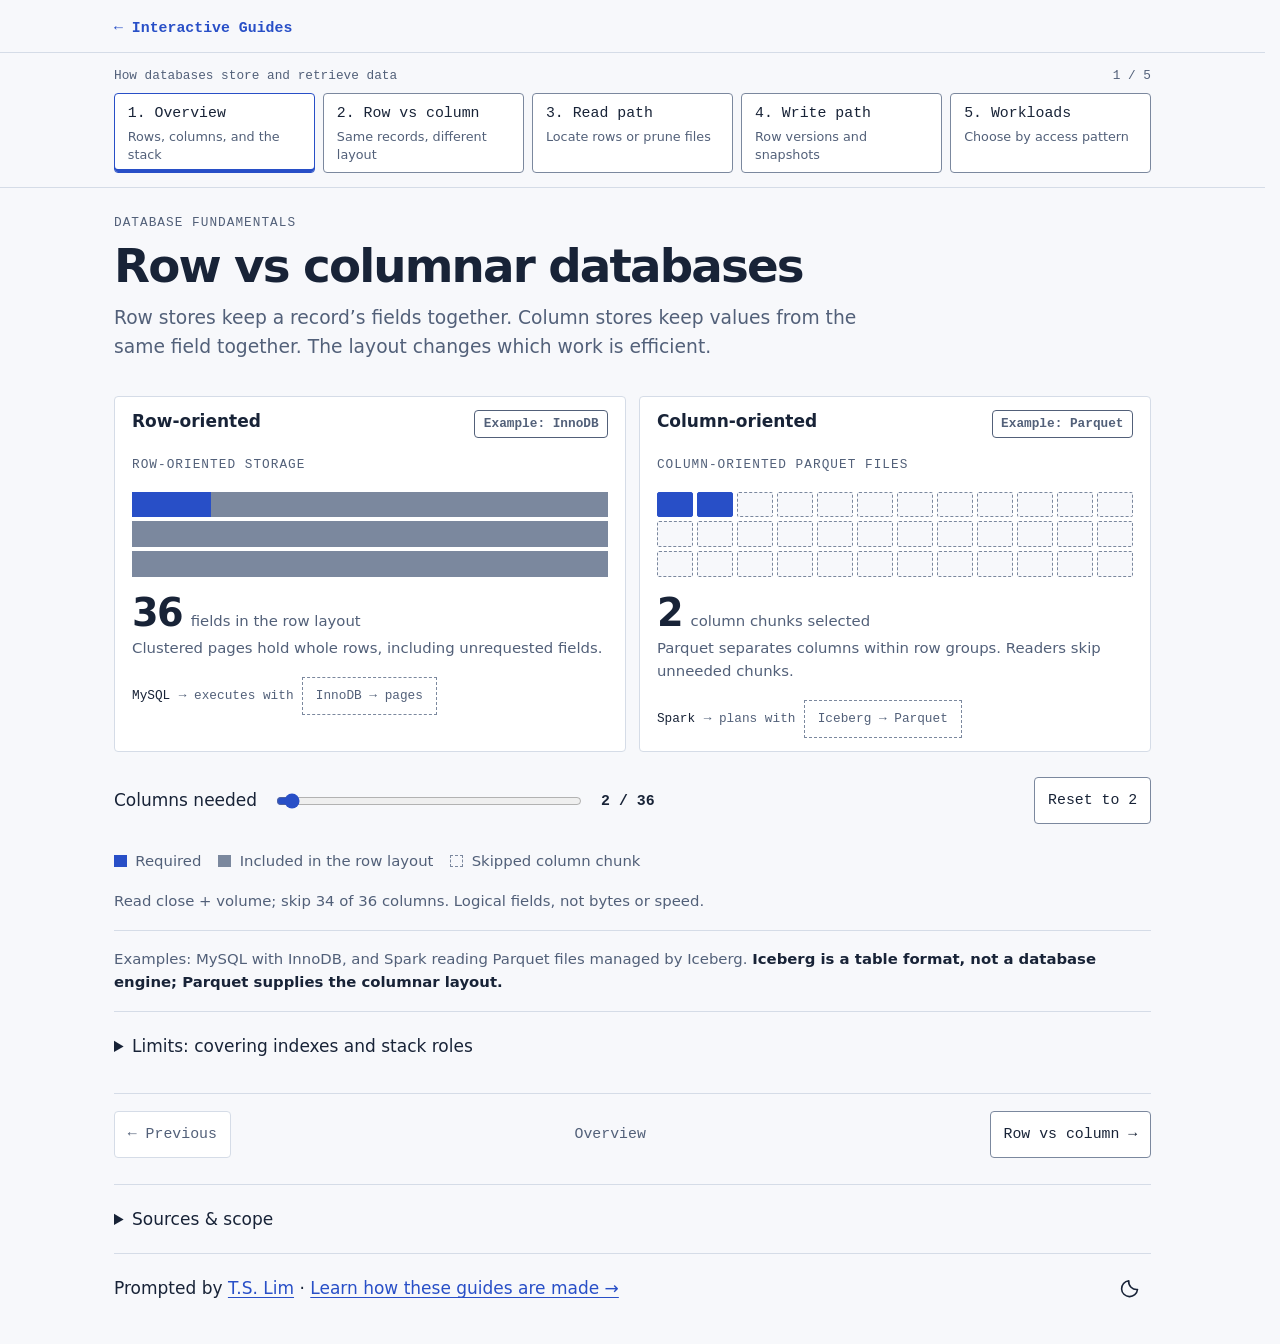
<file: row-vs-columnar-databases.html>
<!doctype html>
<html lang="en">
<head>
<meta charset="utf-8"><meta name="viewport" content="width=device-width,initial-scale=1">
<title>Row vs Columnar Databases — Same data, different layout</title>
<meta name="description" content="Explore row-oriented and columnar storage, query access, compression, and workload trade-offs. Interactive examples use MySQL/InnoDB and Iceberg with Parquet.">
<link rel="icon" type="image/svg+xml" href="assets/favicon.svg">
<style>
html{scroll-behavior:smooth}main{max-width:64rem;margin:auto;padding:var(--s-7) var(--s-5) var(--s-8)}h1,h2,h3,p,figure{margin:0}h1,h2,h3{text-wrap:balance}h1{font-size:var(--t-h1);line-height:1.08;letter-spacing:-.04em;font-weight:600;margin:var(--s-3) 0 var(--s-4)}h2{font-size:var(--t-h2);line-height:1.2;letter-spacing:-.01em;font-weight:600;margin:var(--s-2) 0 var(--s-5)}h3{font-size:var(--t-lead);font-weight:600;line-height:1.3}p,figcaption{text-wrap:pretty}button[aria-pressed=true]{border-color:var(--accent)}button[aria-pressed=true]{background:color-mix(in srgb,var(--accent) 12%,var(--surface));box-shadow:inset 0 -2px var(--accent)}code,.mono{font-family:var(--mono);font-size:var(--t-small);font-variant-numeric:tabular-nums}code{overflow-wrap:anywhere}.label{font:400 var(--t-label)/1.5 var(--mono);letter-spacing:.08em;text-transform:uppercase;color:var(--text-dim)}.lead{font-size:var(--t-lead);color:var(--text-dim);max-width:55ch}.muted{color:var(--text-dim)}.accent{color:var(--accent)}.small{font-size:var(--t-small)}.section{padding-top:var(--s-8);scroll-margin-top:var(--s-8)}.section-head{border-top:1px solid var(--border);padding-top:var(--s-5)}.two{display:grid;grid-template-columns:repeat(2,minmax(0,1fr));gap:var(--s-6)}.two>*{min-width:0}.frame{border:1px solid var(--border);border-radius:var(--r-1);padding:var(--s-5);background:var(--surface)}.stage{background-image:radial-gradient(var(--border) 1px,transparent 1px);background-size:24px 24px;background-color:var(--bg)}figcaption{margin-top:var(--s-3);color:var(--text-dim);max-width:75ch}figcaption .mono{color:var(--text);margin-right:var(--s-2)}.toolbar{display:flex;flex-wrap:wrap;align-items:center;gap:var(--s-2)}.subhead{display:flex;flex-wrap:wrap;align-items:baseline;justify-content:space-between;gap:var(--s-3);margin-bottom:var(--s-4)}.chip{display:inline-block;font:600 var(--t-label)/1.4 var(--mono);padding:var(--s-1) var(--s-2);border:1px solid currentColor;border-radius:var(--r-1);white-space:nowrap;color:var(--text-dim)}.note{margin-top:var(--s-5);padding-top:var(--s-4);border-top:1px solid var(--border);color:var(--text-dim)}.note strong{color:var(--text)}details{border-top:1px solid var(--border);margin-top:var(--s-4);padding-top:var(--s-3)}summary{cursor:pointer;color:var(--text);padding:var(--s-2) 0}details p,details ul{margin:var(--s-3) 0;max-width:70ch;color:var(--text-dim)}li+li{margin-top:var(--s-2)}.controls{margin:var(--s-5) 0}.js-only{display:none}.ready .js-only{display:flex}.nav{position:sticky;top:0;z-index:5;background:var(--bg);border-bottom:1px solid var(--border)}.nav-inner{max-width:64rem;margin:auto;padding:var(--s-3) var(--s-5);display:flex;align-items:center;justify-content:space-between;gap:var(--s-4)}.nav-brand{font:600 var(--t-small)/1.4 var(--mono);white-space:nowrap}.nav-links{display:flex;gap:var(--s-5);overflow-x:auto;scrollbar-width:none}.nav-links a{font-size:var(--t-small);text-decoration:none;color:var(--text-dim);white-space:nowrap}.nav-links a[aria-current=true]{color:var(--accent)}.skip-link{position:fixed;top:-5rem;left:1rem;z-index:9;background:var(--surface);padding:var(--s-3)}.skip-link:focus{top:1rem}
/* The field tiles are a logical footprint, not a byte scale. */
.overview{margin-top:var(--s-6)}.engine{padding:var(--s-5);background:var(--surface);border:1px solid var(--border);border-radius:var(--r-1)}.engine p{color:var(--text-dim);margin-top:var(--s-3)}.field-grid{display:grid;grid-template-columns:repeat(12,minmax(0,1fr));gap:var(--s-1);margin:var(--s-4) 0}.field{height:1.5rem;border:1px solid var(--border-bright);border-radius:2px;background:var(--bg)}.field.read{background:var(--border-bright)}.field.requested{background:var(--accent);border-color:var(--accent)}.field.skip{border-style:dashed}.field-grid.row-layout{gap:var(--s-1) 0}.row-layout .field{border-radius:0;border-right:0}.row-layout .field:nth-child(12n){border-right:1px solid var(--border-bright)}.stat{display:flex;align-items:baseline;gap:var(--s-2)}.stat strong{font-size:2.25rem;letter-spacing:-.04em;line-height:1;font-variant-numeric:tabular-nums}.stat span{color:var(--text-dim)}.slider-control{display:flex;align-items:center;gap:var(--s-4);flex:1;flex-wrap:wrap}.slider-control input{flex:1;min-width:8rem;max-width:18rem;accent-color:var(--accent);cursor:pointer}.slider-control output{font:600 var(--t-small) var(--mono);min-width:4.5rem}.legend{display:flex;gap:var(--s-4);flex-wrap:wrap;font-size:var(--t-small);color:var(--text-dim);margin-top:var(--s-4)}.legend span{display:flex;align-items:center;gap:var(--s-2)}.key{width:.75rem;height:.75rem;background:var(--accent);border:1px solid var(--accent)}.key.extra{background:var(--border-bright);border-color:var(--border-bright)}.key.skipped{background:transparent;border:1px dashed var(--border-bright)}.stackline{display:flex;gap:var(--s-2);flex-wrap:wrap;align-items:center;margin-top:var(--s-4);font:400 var(--t-label)/1.5 var(--mono);color:var(--text-dim)}.stackline b{color:var(--text);font-weight:400}.boundary{border:1px dashed var(--border-bright);padding:var(--s-2) var(--s-3)}
/* Same records, different physical layouts. All sizes are illustrative. */
.layout-intro{max-width:65ch;color:var(--text-dim)}.layout-query{display:flex;flex-wrap:wrap;justify-content:space-between;align-items:center;gap:var(--s-4);padding:var(--s-4);background:var(--surface);border:1px solid var(--border);margin-bottom:var(--s-5)}.layout-query code{max-width:100%}.layout-result{font:600 var(--t-small)/1.5 var(--mono);color:var(--accent)}.layout-lane{min-width:0}.layout-lane>p{margin:var(--s-2) 0 var(--s-4);color:var(--text-dim)}.storage-shell{border:1px dashed var(--border-bright);padding:var(--s-3);border-radius:var(--r-1)}.storage-shell>.label{margin-bottom:var(--s-3)}.storage-unit{border:1px solid var(--border-bright);padding:var(--s-3);background:var(--surface);margin-top:var(--s-3)}.storage-unit:first-of-type{margin-top:0}.storage-unit.is-read{border:2px solid var(--accent);padding:calc(var(--s-3) - 1px)}.storage-unit.is-skipped{border-style:dashed}.unit-heading{display:flex;align-items:center;justify-content:space-between;gap:var(--s-2);margin-bottom:var(--s-3);flex-wrap:wrap}.unit-heading strong{font-size:var(--t-small)}.unit-state{font:400 var(--t-label)/1.5 var(--mono);color:var(--text-dim)}.is-read>.unit-heading>.unit-state{color:var(--accent)}.row-records{width:100%;border-collapse:collapse;table-layout:fixed}.row-records th{font:400 var(--t-label)/1.5 var(--mono);text-align:left;color:var(--text-dim);padding:var(--s-2) var(--s-1)}.row-records td{font:400 var(--t-small)/1.5 var(--mono);padding:var(--s-2) var(--s-1);border-top:1px solid var(--border);background:var(--bg)}.row-records tr+tr td{border-top-color:var(--border-bright)}.row-records td.used,.chunk-value.used{box-shadow:inset 0 -2px var(--accent);background:color-mix(in srgb,var(--accent) 12%,var(--surface));font-weight:600}.unit-note{font-size:var(--t-small);color:var(--text-dim);margin-top:var(--s-3)}.chunk-grid{display:grid;grid-template-columns:repeat(3,minmax(0,1fr));gap:var(--s-2)}.column-chunk{min-width:0;border:1px solid var(--border-bright);padding:var(--s-2) var(--s-1);background:var(--bg)}.column-chunk.is-read{border:2px solid var(--accent);padding:calc(var(--s-2) - 1px) calc(var(--s-1) - 1px)}.column-chunk.is-skipped{border-style:dashed}.chunk-name{display:block;font:400 var(--t-label)/1.5 var(--mono);color:var(--text-dim);overflow-wrap:anywhere}.chunk-state{display:block;font:400 var(--t-label)/1.5 var(--mono);margin-bottom:var(--s-2);color:var(--text-dim)}.column-chunk.is-read .chunk-state{color:var(--accent)}.chunk-value{display:block;font:400 var(--t-small)/1.5 var(--mono);padding:var(--s-2) var(--s-1);border-top:1px solid var(--border)}.parquet-footer{border:1px solid var(--border-bright);background:var(--surface);padding:var(--s-3);margin-top:var(--s-3)}.parquet-footer.is-read{border-color:var(--accent)}.parquet-footer p{font-size:var(--t-small);color:var(--text-dim);margin-top:var(--s-2)}.layout-explanation{margin-top:var(--s-4);color:var(--text-dim);min-height:6rem}.layout-legend{margin-bottom:var(--s-4)}.layout-legend .key{background:transparent;border:2px solid var(--accent)}.layout-legend .key.used-key{background:color-mix(in srgb,var(--accent) 12%,var(--surface));border:0;border-bottom:2px solid var(--accent)}.layout-legend .key.skipped{border:1px dashed var(--border-bright)}
/* Read path */
.path-controls{justify-content:space-between}.steps{display:flex;gap:var(--s-2);flex-wrap:wrap}.steps button{min-width:2.75rem}.paths{gap:0}.path-lane{padding:var(--s-5)}.path-lane+.path-lane{border-left:1px solid var(--border)}.path-lane h3{margin-bottom:var(--s-4)}.path-svg{display:block;width:100%;max-width:24rem;height:auto;margin:auto}.path-svg text{font-family:var(--sans);fill:var(--text);font-size:17px}.path-svg .sub{font-family:var(--mono);fill:var(--text-dim);font-size:14px}.path-svg .box{fill:var(--surface);stroke:var(--border-bright);stroke-width:1.5}.path-svg .edge{fill:none;stroke:var(--text-dim);stroke-width:1.75}.path-svg .edge-text{font-size:14px;fill:var(--text-dim)}.path-svg .active .box{stroke:var(--accent);stroke-width:2.5}.path-svg .active .step-label{fill:var(--accent)}.path-svg .step-label{font:600 13px var(--mono);fill:var(--text-dim)}.path-svg .active .edge{stroke:var(--accent);stroke-width:2.75}.path-detail{border-top:1px solid var(--border);padding:var(--s-4) var(--s-5);min-height:8rem}.path-detail p{margin-top:var(--s-2);color:var(--text-dim)}.query{padding:var(--s-3) var(--s-4);border-bottom:1px solid var(--border);overflow-wrap:anywhere;background:var(--surface)}
/* Commit laboratory */
.commit-controls{justify-content:space-between;align-items:flex-start}.mode{display:flex;gap:var(--s-2);flex-wrap:wrap}.commit-board{padding:var(--s-5);border-top:1px solid var(--border)}.commit-board+.commit-board{border-left:1px solid var(--border)}.record{display:flex;justify-content:space-between;align-items:center;gap:var(--s-3);border:1px solid var(--border-bright);padding:var(--s-3);margin-top:var(--s-3);min-height:4.5rem;background:var(--surface);font-family:var(--mono);font-size:var(--t-small)}.record.changed{border-color:var(--accent);box-shadow:0 2px 8px var(--lift)}.record.pending{border-style:dashed}.record small{display:block;font:400 var(--t-label) var(--mono);color:var(--text-dim);margin-top:var(--s-1)}.record strong{font-weight:600}.connection{font:400 var(--t-label) var(--mono);padding:var(--s-2) 0;color:var(--text-dim)}.reader-grid{display:grid;grid-template-columns:repeat(2,minmax(0,1fr));gap:var(--s-3);margin-top:var(--s-4)}.reader{border-top:1px solid var(--border-bright);padding-top:var(--s-3)}.reader span{display:block;font-size:var(--t-small);color:var(--text-dim)}.reader strong{font:600 var(--t-lead)/1.5 var(--mono)}.status-line{border-top:1px solid var(--border);padding:var(--s-4) var(--s-5);min-height:5.5rem}.status-line strong{color:var(--accent)}.commit-progress{display:flex;gap:var(--s-1);margin-top:var(--s-3)}.commit-progress i{display:block;width:2rem;height:var(--s-1);background:var(--border-bright)}.commit-progress i.on{background:var(--accent)}
/* Workload choices */
.workload-buttons{display:flex;gap:var(--s-2);flex-wrap:wrap;margin-bottom:var(--s-5)}.verdict{font-size:var(--t-lead);margin-bottom:var(--s-5);max-width:65ch}.fit-grid{display:grid;grid-template-columns:repeat(2,minmax(0,1fr));gap:var(--s-5)}.fit-diagram{padding:var(--s-5);border:1px solid var(--border-bright)}.fit-diagram.preferred{border-color:var(--accent)}.fit-diagram h3{margin-bottom:var(--s-4)}.flow{display:flex;align-items:center;gap:var(--s-2);flex-wrap:wrap}.flow-box{padding:var(--s-2) var(--s-3);border:1px solid var(--border-bright);font:400 var(--t-small)/1.4 var(--mono)}.flow-arrow{color:var(--text-dim);font-size:var(--t-small)}.fit-diagram p{margin-top:var(--s-4);color:var(--text-dim)}.partition-demo{margin-top:var(--s-6)}.partition-row{display:grid;grid-template-columns:8rem minmax(0,1fr);gap:var(--s-4);padding:var(--s-4) 0;border-bottom:1px solid var(--border)}.partition-files{display:flex;flex-wrap:wrap;gap:var(--s-2)}.file{font:400 var(--t-small) var(--mono);border:1px solid var(--border-bright);padding:var(--s-3)}.file.new{border-color:var(--accent)}.maintenance{margin-top:var(--s-6);padding-top:var(--s-5);border-top:1px solid var(--border)}.maintenance h3{margin-bottom:var(--s-3)}footer{margin-top:var(--s-8);border-top:1px solid var(--border);padding-top:var(--s-5)}footer ul{padding-left:var(--s-5)}footer p{max-width:70ch;color:var(--text-dim)}.noscript{border:1px solid var(--warn);padding:var(--s-4);margin:var(--s-4) 0}
@media(min-width:1400px){.nav{position:fixed;left:var(--s-5);top:var(--s-7);width:9rem;border:0}.nav-inner{display:block;padding:0}.nav-links{display:flex;flex-direction:column;gap:var(--s-4);margin-top:var(--s-5)}main{margin-left:calc((100vw - 64rem)/2 + 2rem);margin-right:var(--s-5)}}
@media(max-width:850px){main{padding:var(--s-5) var(--s-4) var(--s-7)}.nav-inner{padding:var(--s-3) var(--s-4)}.nav-brand{display:none}.nav-links{width:100%;gap:var(--s-5)}.two,.fit-grid{grid-template-columns:minmax(0,1fr);gap:var(--s-4)}.paths,.commit-panels{gap:0}.path-lane+.path-lane,.commit-board+.commit-board{border-left:0;border-top:1px solid var(--border)}.engine,.frame,.path-lane,.commit-board,.fit-diagram{padding:var(--s-4)}.paths{padding:0}.section{padding-top:var(--s-7)}.partition-row{grid-template-columns:minmax(0,1fr);gap:var(--s-2)}.subhead{flex-wrap:wrap}.path-detail{min-height:0;padding:var(--s-4) 0 0}.status-line{padding:var(--s-4)}.slider-control{width:100%}.slider-control label{width:100%}}
@media(prefers-reduced-motion:reduce){html{scroll-behavior:auto}*{transition:none!important;animation:none!important}}
@media print{:root{--bg:#fff;--surface:#fff;--text:#0f1a26;--text-dim:#4d6074;--border:#d6e0ea;--border-bright:#818f9e;--accent:#a34700;--info:#145f99;color-scheme:light}.nav,.js-only{display:none!important}main{max-width:none;margin:0;padding:0}.section{padding-top:2rem}figure,.engine,.fit-diagram{break-inside:avoid}details{display:block}body{font-size:12pt}h1{font-size:30pt}.record{box-shadow:none}a{color:inherit}}
</style>
<link rel="stylesheet" href="assets/shared.css">
</head>
<body data-guide="storage">
<nav class="site-nav" aria-label="Collection"><div class="site-nav-inner"><a class="site-home" href="index.html">← Interactive Guides</a></div></nav>
<a class="skip-link" href="#main">Skip to content</a>
<nav class="nav" aria-label="Page sections"><div class="nav-inner"><span class="nav-brand">Storage / study</span><div class="nav-links"><a href="#difference" aria-current="true">The difference</a><a href="#layout">Row vs column</a><a href="#reads">Read path</a><a href="#writes">Write path</a><a href="#fit">Workload fit</a></div></div></nav>
<main id="main">
<header id="difference" data-guide-panel data-tab-label="Overview" data-tab-note="Rows, columns, and the stack">
<div class="label">Database fundamentals</div>
<h1>Row vs columnar databases</h1>
<p class="lead">Row stores keep a record’s fields together. Column stores keep values from the same field together. The layout changes which work is efficient.</p>
<noscript><p class="noscript">Enable JavaScript to use the controls. The default comparison below remains readable.</p></noscript>
<figure class="overview">
<div class="two concept-grid">
<div class="engine concept-card"><div class="subhead"><h3>Row-oriented</h3><span class="chip">Example: InnoDB</span></div><div class="label">Row-oriented storage</div><div class="field-grid row-layout" id="row-fields" role="img" aria-label="A clustered-row scan includes all 36 column fields."></div><div class="stat"><strong>36</strong><span>fields in the row layout</span></div><p>Clustered pages hold whole rows, including unrequested fields.</p><div class="stackline"><b>MySQL</b><span>→ executes with</span><span class="boundary">InnoDB → pages</span></div></div>
<div class="engine concept-card"><div class="subhead"><h3>Column-oriented</h3><span class="chip">Example: Parquet</span></div><div class="label">Column-oriented Parquet files</div><div class="field-grid" id="column-fields" role="img" aria-label="Read 2 column chunks; skip 34 other columns."></div><div class="stat"><strong id="column-count">2</strong><span>column chunks selected</span></div><p>Parquet separates columns within row groups. Readers skip unneeded chunks.</p><div class="stackline"><b>Spark</b><span>→ plans with</span><span class="boundary">Iceberg → Parquet</span></div></div>
</div>
<div class="toolbar controls js-only"><div class="slider-control"><label for="columns">Columns needed</label><input id="columns" type="range" min="1" max="36" value="2"><output for="columns" id="columns-output">2 / 36</output></div><button id="reset-columns">Reset to 2</button></div>
<div class="legend"><span><i class="key" aria-hidden="true"></i>Required</span><span><i class="key extra" aria-hidden="true"></i>Included in the row layout</span><span><i class="key skipped" aria-hidden="true"></i>Skipped column chunk</span></div>
<figcaption><span id="projection-caption">Read close + volume; skip 34 of 36 columns.</span> Logical fields, not bytes or speed.</figcaption>
</figure>
<p class="note">Examples: MySQL with InnoDB, and Spark reading Parquet files managed by Iceberg. <strong>Iceberg is a table format, not a database engine; Parquet supplies the columnar layout.</strong></p>
<details><summary>Limits: covering indexes and stack roles</summary><p>A covering secondary index can supply a query without a clustered-row lookup. This diagram models a clustered-row scan with inline fields, not every InnoDB query. Real I/O depends on pages, caching, compression, off-page values, predicates, and the execution plan. Column pruning is not a guaranteed speed multiplier.</p><p><strong>Different roles:</strong> InnoDB is a MySQL storage engine; Iceberg is a table format. Here, Spark runs queries, Polaris manages the catalog, and MinIO stores files.</p></details>
</header>
<section class="section" id="layout" aria-labelledby="layout-title" data-tab-label="Row vs column" data-tab-note="Same records, different layout">
<div class="section-head"><div class="label">Storage layout</div><h2 id="layout-title">Rows together. Columns together.</h2></div>
<p class="layout-intro">Same six records: grouped by row in InnoDB, by column within Parquet row groups.</p>
<div class="toolbar controls js-only" role="group" aria-label="Choose a storage layout example"><button data-layout-query="layout" aria-pressed="false">Show layout</button><button data-layout-query="lookup" aria-pressed="false">Read one stock</button><button data-layout-query="average" aria-pressed="true">Average close</button></div>
<div class="layout-query" aria-live="polite"><code id="layout-sql">SELECT AVG(close) FROM bars;</code><output class="layout-result" id="layout-result">Average close = 225</output></div>
<figure>
<div class="legend layout-legend"><span><i class="key" aria-hidden="true"></i>Border: read</span><span><i class="key used-key" aria-hidden="true"></i>Underline: used</span><span><i class="key skipped" aria-hidden="true"></i>Dashed: skipped</span></div>
<div class="two">
<div class="layout-lane"><h3>Row layout / InnoDB</h3><p>Read a page → obtain complete records.</p><div class="storage-shell"><div class="label">Clustered index · leaf pages</div><div id="layout-row-pages"><p class="muted">Page A: AAPL / 100 / 1,000; GOOG / 150 / 1,500; MSFT / 200 / 2,000.<br>Page B: NVDA / 300 / 3,000; ORCL / 250 / 2,500; TSLA / 350 / 3,500.</p></div></div><p class="layout-explanation" id="layout-row-note">Read both pages, including unused fields. Calculate with close only.</p></div>
<div class="layout-lane"><h3>Column layout / Parquet</h3><p>Read selected column chunks → obtain values.</p><div class="storage-shell"><div class="label">bars.parquet · one file</div><div id="layout-parquet-groups"><p class="muted">Row group A: symbol [AAPL, GOOG, MSFT]; close [100, 150, 200]; volume [1,000, 1,500, 2,000].<br>Row group B: symbol [NVDA, ORCL, TSLA]; close [300, 250, 350]; volume [3,000, 2,500, 3,500].</p></div><div class="parquet-footer is-read" id="layout-footer"><div class="unit-heading"><strong>File footer</strong><span class="unit-state" id="layout-footer-state">READ METADATA</span></div><p>Schema + chunk locations + statistics.<br>Symbol bounds: A = AAPL–MSFT; B = NVDA–TSLA.</p></div></div><p class="layout-explanation" id="layout-parquet-note">Read the footer and close chunks. Skip symbol and volume.</p></div>
</div>
<figcaption>Pages hold rows; row groups separate columns. Boxes are not equal-sized I/O units.</figcaption>
</figure>
<details><summary>How the example simplifies real storage</summary><ul><li><strong>Sample layout:</strong> each stock appears once. Symbol is the InnoDB primary key. The Parquet rows are sorted by symbol, so their group ranges do not overlap.</li><li><strong>InnoDB:</strong> the diagram shows data-page access, not the index traversal. It assumes no covering index on close. Cached pages can avoid disk reads.</li><li><strong>Parquet:</strong> a row group is a logical batch of rows, not one physical read unit. Each column chunk contains pages. Readers use metadata to find the required byte ranges.</li><li><strong>Lookup:</strong> the footer’s symbol bounds let this reader skip group B. The example shows all chunks in group A as read. Readers may use further filtering or page-level optimizations.</li><li><strong>Average:</strong> this example decodes all close values. It does not infer an average from minimum and maximum statistics.</li></ul><p>The tiny batches keep the example readable. Real InnoDB pages and Parquet row groups usually contain many more records. Compression, encoding, caching, and metadata access are not measured here.</p></details>
<div class="concept-grid"><div class="concept-card"><h3>One record</h3><p class="muted">Rows keep an entity’s fields nearby. An index can locate the record.</p></div><div class="concept-card"><h3>Many values</h3><p class="muted">Columns let scans read fewer fields and process batches of values.</p></div><div class="concept-card"><h3>Compression</h3><p class="muted">Similar values often compress well together. Savings depend on data and encoding.</p></div></div>
</section>
<section class="section" id="reads" aria-labelledby="reads-title" data-tab-label="Read path" data-tab-note="Locate rows or prune files">
<div class="section-head"><div class="label">Read path examples</div><h2 id="reads-title">Locate or eliminate.</h2></div>
<p class="layout-intro">An indexed row-store plan versus a file-based columnar plan. These are examples—not universal read paths for every database.</p>
<div class="toolbar controls path-controls js-only"><div class="steps" role="group" aria-label="Read stages"><button data-step="-1" aria-pressed="true">Overview</button><button data-step="0" aria-pressed="false" aria-label="Stage 1: locate">1</button><button data-step="1" aria-pressed="false" aria-label="Stage 2: narrow">2</button><button data-step="2" aria-pressed="false" aria-label="Stage 3: inspect">3</button><button data-step="3" aria-pressed="false" aria-label="Stage 4: read">4</button><button data-step="4" aria-pressed="false" aria-label="Stage 5: return">5</button></div><div class="toolbar"><button id="previous-step" disabled>← Back</button><button id="next-step">Next →</button></div></div>
<figure><div class="frame stage paths"><div class="query"><code>SELECT close, volume FROM bars WHERE symbol = 'AAPL';</code><div class="small muted">Illustrative plan; indexes, layout, and reader matter.</div></div><div class="two paths"><div class="path-lane"><h3>InnoDB <span class="muted small">/ index route</span></h3><div id="innodb-path"></div><div class="path-detail" aria-live="polite"><strong id="innodb-step-title">Rows behind an index</strong><p id="innodb-step-text">A secondary index finds primary keys; InnoDB fetches matching clustered records.</p></div></div><div class="path-lane"><h3>Iceberg stack <span class="muted small">/ pruning route</span></h3><div id="iceberg-path"></div><div class="path-detail" aria-live="polite"><strong id="iceberg-step-title">Files behind metadata</strong><p id="iceberg-step-text">Snapshot metadata and statistics prune manifests, files, and row groups.</p></div></div></div></div><figcaption>Indexes locate records; metadata skips work. Paired stages do not imply equal costs.</figcaption></figure>
<details><summary>What each Iceberg metadata layer contains</summary><ul><li><strong>Table metadata JSON:</strong> schema, partition specifications, snapshot history, and the current snapshot reference.</li><li><strong>Manifest list:</strong> manifest locations and partition summaries. A snapshot points to its manifest list.</li><li><strong>Manifest:</strong> entries for data files or delete files. Data-file entries contain paths, partition values, and column metrics when available.</li><li><strong>Parquet footer:</strong> row-group and column-chunk locations and statistics. The reader can use these to skip more data.</li></ul><p>Statistics reject impossible matches; they do not prove that all remaining rows match. The reader still applies the query filter. Delete-file applicability follows Iceberg rules, not a simple one-to-one link.</p></details>
</section>
<section class="section" id="writes" aria-labelledby="writes-title" data-tab-label="Write path" data-tab-note="Row versions and snapshots">
<div class="section-head"><div class="label">Write path</div><h2 id="writes-title">Protect readers. Keep history.</h2></div>
<p class="lead">Storage layout alone does not determine transactions. In these two examples, update 100 → 105 while existing readers keep their earlier view.</p>
<div class="toolbar controls commit-controls js-only"><div class="mode" role="group" aria-label="Iceberg update mode"><button data-mode="cow" aria-pressed="true">Copy on write</button><button data-mode="mor" aria-pressed="false">Merge on read</button></div><div class="toolbar"><button id="write-next">1. Prepare update</button><button id="write-fail" disabled>Abort before commit</button><button id="write-reset">Reset</button></div></div>
<figure><div class="frame stage" style="padding:0"><div class="two commit-panels" style="gap:0">
<div class="commit-board"><div class="subhead"><h3>InnoDB</h3><span class="chip">Row versions</span></div><div class="record" id="innodb-current"><span>Clustered record<small id="innodb-record-note">Committed value</small></span><strong id="innodb-value">100</strong></div><div class="connection" id="undo-connection">↓ retains history when a row changes</div><div class="record" id="undo-record"><span>Undo record<small id="undo-note">No update in this example yet</small></span><strong id="undo-value">—</strong></div><div class="reader-grid"><div class="reader"><span>Existing read view</span><strong id="innodb-old-reader">100</strong></div><div class="reader"><span>Fresh read view</span><strong id="innodb-new-reader">100</strong></div></div></div>
<div class="commit-board"><div class="subhead"><h3>Iceberg stack</h3><span class="chip">File snapshots</span></div><div class="record" id="catalog-record"><span>Catalog pointer<small id="catalog-note">Current table metadata</small></span><strong id="catalog-value">v1 → S1</strong></div><div class="connection" id="snapshot-connection">↓ S1 references the original file</div><div class="record" id="iceberg-files"><span id="iceberg-file-label">File A<small>Immutable · close = 100</small></span><strong id="iceberg-file-status">visible</strong></div><div class="reader-grid"><div class="reader"><span>Reader on S1</span><strong id="iceberg-old-reader">100</strong></div><div class="reader"><span>Fresh snapshot read</span><strong id="iceberg-new-reader">100</strong></div></div></div>
</div><div class="status-line" aria-live="polite"><div id="write-status"><strong>Ready.</strong> Both readers see 100. Prepare an update.</div><div class="commit-progress" aria-hidden="true"><i class="on"></i><i></i><i></i></div></div></div><figcaption>Undo preserves row views; snapshots preserve file views.</figcaption></figure>
<div class="two concept-grid maintenance"><div class="concept-card"><h3>InnoDB: transaction</h3><p class="muted">Locks coordinate writes. Undo preserves old views; redo supports recovery. Durability depends on settings.</p></div><div class="concept-card"><h3>Iceberg: snapshot</h3><p class="muted" id="mode-explanation">Replace affected files; reuse unchanged files. Atomically swap the catalog’s metadata pointer.</p></div></div>
<details><summary>What if two Iceberg writers race?</summary><div class="toolbar controls js-only" role="group" aria-label="Concurrent write scenario"><button data-race="compatible" aria-pressed="true">Compatible appends</button><button data-race="conflict" aria-pressed="false">Conflicting changes</button></div><div class="flow" aria-label="Concurrent commit process"><span class="flow-box">A commits</span><span class="flow-arrow">→ B reloads</span><span class="flow-box">Validate B</span><span class="flow-arrow">→ outcome</span><span class="flow-box" id="race-outcome">Retry commit</span></div><p id="race-text" aria-live="polite">Writer B’s stale pointer swap fails. If its assumptions still hold, it can rebuild metadata on the new state and retry. Compatible appends often reuse files.</p><p>Validation depends on the operation and isolation level. “Different files” alone is not a universal test. InnoDB’s native locks are separate from the application advisory locks used in the article.</p></details>
<details><summary>Read-view and cleanup limits</summary><p>The example uses an existing consistent read view and a separate fresh read view. InnoDB visibility depends on the isolation level and read type. Locking reads do not follow this simple model.</p><p>InnoDB purges old undo when it is no longer needed. Iceberg snapshot expiration and orphan-file cleanup are separate operations. Retention must protect active readers and writers. A failed pre-commit write can leave unreferenced files; not every retry is automatically idempotent.</p></details>
</section>
<section class="section" id="fit" aria-labelledby="fit-title" data-tab-label="Workloads" data-tab-note="Choose by access pattern">
<div class="section-head"><div class="label">Workload fit</div><h2 id="fit-title">Choose for the work.</h2></div>
<div class="concept-grid"><div class="concept-card"><h3>Transactions · OLTP</h3><p class="muted">Many short reads and writes: accounts, orders, inventory.</p></div><div class="concept-card"><h3>Analytics · OLAP</h3><p class="muted">Scan and aggregate many records: trends, reports, totals.</p></div><div class="concept-card"><h3>Mixed workloads</h3><p class="muted">Some systems maintain both layouts. Indexes, caching, and execution matter too.</p></div></div>
<div class="workload-buttons js-only" role="group" aria-label="Choose a workload"><button data-workload="analytics" aria-pressed="true">Scan a few columns</button><button data-workload="lookup" aria-pressed="false">Read one record</button><button data-workload="updates" aria-pressed="false">Frequent small updates</button><button data-workload="batch" aria-pressed="false">Large batch ingest</button></div>
<p class="verdict" id="workload-verdict">Reading a few fields across many records often favors columnar storage.</p>
<figure><div class="fit-grid concept-grid"><div class="fit-diagram concept-card" id="fit-innodb"><h3>Rows / InnoDB</h3><div class="flow" id="fit-innodb-flow"><span class="flow-box">Row pages</span><span class="flow-arrow">→ scan</span><span class="flow-box">Buffer pool</span></div><p id="fit-innodb-text">Row scans include unused fields. A covering index can change the trade-off.</p></div><div class="fit-diagram concept-card preferred" id="fit-iceberg"><h3>Columns / Iceberg + Parquet</h3><div class="flow" id="fit-iceberg-flow"><span class="flow-box">File statistics</span><span class="flow-arrow">→ prune</span><span class="flow-box">Column chunks</span></div><p id="fit-iceberg-text">Pruning, compression, and parallel column reads suit analytics.</p></div></div><figcaption>Tendencies, not benchmarks. Layout, indexes, caching, and compute can change the result.</figcaption></figure>
<details><summary>Layout is not a database category</summary><p>SQL can query either layout. Columnar engines can support updates and transactions; row stores can run analytics. A “wide-column” database is a different category, not another name for a columnar analytics engine.</p></details>
<details><summary>Example-specific: partition evolution & maintenance</summary>
<figure class="partition-demo"><div class="frame"><div class="subhead"><h3>Change the partition rule</h3><button class="js-only" id="partition-toggle" aria-pressed="false">Add a day transform</button></div><div class="partition-row"><strong>InnoDB</strong><div><div class="partition-files" id="innodb-partition-files"><span class="file">Existing hash partitions</span></div><p class="small muted" id="innodb-partition-note">The article physically partitions its table by StockID.</p></div></div><div class="partition-row"><strong>Iceberg</strong><div><div class="partition-files" id="iceberg-partition-files"><span class="file">Old files · bucket(symbol)</span><span class="file">New files · bucket(symbol)</span></div><p class="small muted" id="iceberg-partition-note">All files currently use the same partition specification.</p></div></div></div><figcaption><span class="mono">Fig. 6</span>Iceberg can change the partition specification without rewriting old data. Old files keep their old layout and pruning limits.</figcaption></figure>
<div class="two concept-grid maintenance"><div class="concept-card"><h3>InnoDB upkeep</h3><div class="flow"><span class="flow-box">Row / index changes</span><span class="flow-arrow">→ upkeep</span><span class="flow-box">Pages + indexes</span></div><p class="muted" style="margin-top:var(--s-3)">Manage index cost, statistics, page flushing, and undo purge. More indexes can increase write work.</p></div><div class="concept-card"><h3>Iceberg upkeep</h3><div class="flow"><span class="flow-box">Small files + history</span><span class="flow-arrow">→ upkeep</span><span class="flow-box">Compact + expire</span></div><p class="muted" style="margin-top:var(--s-3)">Compact files, expire snapshots, and remove safe-to-delete orphan files. Merge on read also adds delete-processing work.</p></div></div>
</details>
<details><summary>Index costs & row counts</summary><ul><li><strong>Index write cost:</strong> inserts add entries to indexes. Updates need to change affected index entries—not necessarily every secondary index.</li><li><strong>Row counts:</strong> Iceberg metadata can answer some counts, but deletes, filters, and engine support can require more work. InnoDB generally counts visible records through an index rather than keeping one exact transactional count.</li></ul></details>
</section>
<footer aria-labelledby="sources-title"><details><summary id="sources-title">Sources & scope</summary><ul><li><a href="https://marcpaul.io/logs/same-job-two-engines-innodb-and-iceberg-internals/" target="_blank" rel="noopener noreferrer">Marc Paul — Same Job, Two Engines: InnoDB and Iceberg Internals</a><br><span class="muted small">Example source: the stock-analysis migration, stack components, read path, commit path, and maintenance trade-offs.</span></li><li><a href="https://iceberg.apache.org/docs/latest/reliability/" target="_blank" rel="noopener noreferrer">Apache Iceberg — Reliability</a><br><span class="muted small">Supporting source: atomic metadata replacement, consistent snapshots, concurrent writers, and retry validation.</span></li><li><a href="https://parquet.apache.org/docs/file-format/" target="_blank" rel="noopener noreferrer">Apache Parquet — File Format</a><br><span class="muted small">Column chunks, row groups, pages, and file metadata.</span></li><li><a href="https://dev.mysql.com/doc/refman/8.4/en/innodb-index-types.html" target="_blank" rel="noopener noreferrer">MySQL — Clustered and Secondary Indexes</a><br><span class="muted small">InnoDB’s row storage and index organization.</span></li></ul><p>This page teaches row-oriented versus columnar storage using InnoDB and an Iceberg + Spark + Polaris + MinIO stack as concrete examples. Their indexing, transaction, and maintenance mechanisms are not universal properties of either layout. Demos are simplified models, not live database operations or performance measurements.</p></details></footer>
</main>
<script>
'use strict';
const $=id=>document.getElementById(id);
const esc=s=>String(s).replace(/[&<>"']/g,c=>({'&':'&amp;','<':'&lt;','>':'&gt;','"':'&quot;',"'":'&#39;'}[c]));
function projection(n){return{required:n,skipped:36-n};}
function renderColumns(){const m=projection(Number($('columns').value));$('row-fields').innerHTML=Array.from({length:36},(_,i)=>`<span class="field ${i<m.required?'requested':'read'}"></span>`).join('');$('column-fields').innerHTML=Array.from({length:36},(_,i)=>`<span class="field ${i<m.required?'requested':'skip'}"></span>`).join('');$('column-count').textContent=m.required;$('columns-output').textContent=m.required+' / 36';$('column-fields').setAttribute('aria-label',`Read ${m.required} column chunks; skip ${m.skipped} other columns.`);$('projection-caption').textContent=m.required===2?'Read close + volume; skip 34 of 36 columns.':m.required===36?'All 36 columns required; projection skips none.':`Read ${m.required} of 36 columns; skip ${m.skipped} chunks.`;}
$('columns').addEventListener('input',renderColumns);$('reset-columns').addEventListener('click',()=>{$('columns').value=2;renderColumns();});renderColumns();
// One model supplies both physical layouts and the query result.
const stockGroups=[
  {name:'A',rows:[{symbol:'AAPL',close:100,volume:1000},{symbol:'GOOG',close:150,volume:1500},{symbol:'MSFT',close:200,volume:2000}]},
  {name:'B',rows:[{symbol:'NVDA',close:300,volume:3000},{symbol:'ORCL',close:250,volume:2500},{symbol:'TSLA',close:350,volume:3500}]}
];
const stockColumns=['symbol','close','volume'];
function stockValue(value){return typeof value==='number'?value.toLocaleString('en-US'):value;}
function storageModel(query){
  const overview=query==='layout',lookup=query==='lookup';
  const allRows=stockGroups.flatMap(g=>g.rows);
  const resultRows=lookup?allRows.filter(r=>r.symbol==='AAPL'):allRows;
  return {overview,query,sql:overview?'Same sample data; no query is running.':lookup?"SELECT * FROM bars WHERE symbol = 'AAPL';":'SELECT AVG(close) FROM bars;',
    result:overview?'Both layouts hold the same records':lookup?resultRows.map(r=>stockColumns.map(k=>stockValue(r[k])).join(' · ')).join('; '):'Average close = '+stockValue(resultRows.reduce((sum,r)=>sum+r.close,0)/resultRows.length),
    groups:stockGroups.map(group=>{
      const symbols=group.rows.map(r=>r.symbol).sort();
      const read=!overview&&(!lookup||(symbols[0]<='AAPL'&&symbols[symbols.length-1]>='AAPL'));
      return {...group,read,chunks:stockColumns.map(key=>({key,read:read&&(lookup||key==='close')}))};
    }),
    used:(row,key)=>!overview&&(lookup?row.symbol==='AAPL':key==='close')
  };
}
function renderStorage(query){
  const m=storageModel(query);
  $('layout-sql').textContent=m.sql;$('layout-result').textContent=m.result;
  $('layout-row-pages').innerHTML=m.groups.map(g=>`<div class="storage-unit ${m.overview?'':g.read?'is-read':'is-skipped'}" data-row-page="${g.name}"><div class="unit-heading"><strong>Page ${g.name}</strong><span class="unit-state">${m.overview?'ROW RECORDS':g.read?'READ PAGE':'SKIP PAGE'}</span></div><table class="row-records" aria-label="Records on InnoDB page ${g.name}"><thead><tr>${stockColumns.map(k=>`<th scope="col">${k}</th>`).join('')}</tr></thead><tbody>${g.rows.map(r=>`<tr>${stockColumns.map(k=>`<td class="${m.used(r,k)?'used':''}">${esc(stockValue(r[k]))}</td>`).join('')}</tr>`).join('')}</tbody></table><p class="unit-note">${m.overview?'Each record keeps its fields together.':g.read?'All fields are present in the accessed page.':'The index routes this lookup to page A.'}</p></div>`).join('');
  $('layout-parquet-groups').innerHTML=m.groups.map(g=>`<div class="storage-unit ${!m.overview&&!g.read?'is-skipped':''}" data-row-group="${g.name}"><div class="unit-heading"><strong>Row group ${g.name}</strong><span class="unit-state">${m.overview?'COLUMN CHUNKS':g.read?'READ SELECTED CHUNKS':'SKIP GROUP'}</span></div><div class="chunk-grid">${g.chunks.map(chunk=>`<div class="column-chunk ${m.overview?'':chunk.read?'is-read':'is-skipped'}" data-chunk="${chunk.key}"><strong class="chunk-name">${chunk.key}</strong><span class="chunk-state">${m.overview?'CHUNK':chunk.read?'READ':'SKIP'}</span>${g.rows.map(r=>`<span class="chunk-value ${m.used(r,chunk.key)?'used':''}">${esc(stockValue(r[chunk.key]))}</span>`).join('')}</div>`).join('')}</div></div>`).join('');
  $('layout-footer').classList.toggle('is-read',!m.overview);$('layout-footer-state').textContent=m.overview?'FILE METADATA':'READ METADATA';
  $('layout-row-note').textContent=m.overview?'Each page holds complete records: symbol, close, and volume together.':query==='lookup'?'The primary key finds page A. Return AAPL, not its neighboring records.':'Read both pages, including unused fields. Calculate with close only.';
  $('layout-parquet-note').textContent=m.overview?'Each chunk holds one field. Matching positions identify the same record.':query==='lookup'?'Footer bounds exclude group B. Read group A’s columns; filter for AAPL.':'Read the footer and close chunks. Skip symbol and volume.';
  document.querySelectorAll('[data-layout-query]').forEach(b=>b.setAttribute('aria-pressed',b.dataset.layoutQuery===query));
}
document.querySelectorAll('[data-layout-query]').forEach(b=>b.addEventListener('click',()=>renderStorage(b.dataset.layoutQuery)));
renderStorage('average');
const paths={innodb:[['Secondary B-tree','search indexed symbol','locates primary keys','Choose an index','This plan uses a secondary index on symbol. Index pages pass through the buffer pool.'],['Clustered B-tree','follow primary keys','locates row pages','Find records','Secondary entries supply primary keys for clustered lookups—unless the index covers the query.'],['Buffer pool pages','use cache or load pages','supplies records','Read pages','Cache hits avoid disk reads. Misses load pages containing complete row fields.'],['Visible row versions','check read view / undo','supplies visible values','Apply the read view','A consistent read checks visibility and uses undo for older versions.'],['Filter + project','return close and volume','','Return values','Apply predicates and projection. Reading whole rows does not mean returning every column.']],iceberg:[['Catalog → metadata JSON','resolve snapshot','points to manifest list','Select a snapshot','The catalog locates metadata; metadata identifies the snapshot and manifest list.'],['Manifest list','partition summaries','selects manifests','Prune manifests','Partition summaries eliminate manifests that cannot match, under each partition specification.'],['Manifest entries','per-file column metrics','selects data files','Prune files','Partition values and column bounds keep only files that might match.'],['Parquet row groups','statistics + column chunks','reads required columns','Prune row groups','Statistics reject row groups. Read output, filter, and delete-related columns.'],['Filter + apply deletes','return close and volume','','Return snapshot rows','Spark applies remaining filters and applicable deletes within the selected snapshot.']]};
let readStep=-1;
function drawPath(kind){const nodes=paths[kind];return `<svg class="path-svg" viewBox="0 0 360 500" role="img" aria-label="${kind==='innodb'?'InnoDB':'Iceberg'} read path: ${nodes.map(n=>esc(n[0])).join(', ')}"><defs><marker id="arrow-${kind}" viewBox="0 0 10 10" refX="8" refY="5" markerWidth="5" markerHeight="5" orient="auto-start-reverse"><path d="M0 0L10 5L0 10Z" fill="context-stroke"/></marker></defs>${nodes.map((n,i)=>{let y=10+i*100;return `<g data-path="${kind}" data-index="${i}" class="${readStep===i?'active':''}">${i<4?`<path class="edge" d="M180 ${y+58}V${y+96}" marker-end="url(#arrow-${kind})"/><text class="edge-text" x="192" y="${y+80}">${esc(n[2])}</text>`:''}<rect class="box" x="20" y="${y}" width="320" height="58" rx="4"/><text class="step-label" x="32" y="${y+23}">${i+1}</text><text x="56" y="${y+24}">${esc(n[0])}</text><text class="sub" x="56" y="${y+44}">${esc(n[1])}</text></g>`;}).join('')}</svg>`;}
function renderRead(){for(const kind of ['innodb','iceberg']){$(kind+'-path').innerHTML=drawPath(kind);const n=readStep<0?null:paths[kind][readStep];$(kind+'-step-title').textContent=n?n[3]:(kind==='innodb'?'Rows behind an index':'Files behind metadata');$(kind+'-step-text').textContent=n?n[4]:(kind==='innodb'?'A secondary index finds primary keys; InnoDB fetches matching clustered records.':'Snapshot metadata and statistics prune manifests, files, and row groups.');}document.querySelectorAll('[data-step]').forEach(b=>b.setAttribute('aria-pressed',Number(b.dataset.step)===readStep));$('previous-step').disabled=readStep===-1;$('next-step').disabled=readStep===4;}
document.querySelectorAll('[data-step]').forEach(b=>b.addEventListener('click',()=>{readStep=Number(b.dataset.step);renderRead();}));$('next-step').addEventListener('click',()=>{readStep=Math.min(4,readStep+1);renderRead();});$('previous-step').addEventListener('click',()=>{readStep=Math.max(-1,readStep-1);renderRead();});renderRead();
let writeState=0,mode='cow';
function renderWrite(){const prepared=writeState===1,committed=writeState===2,aborted=writeState===3;
$('innodb-value').textContent=prepared||committed?'105':'100';$('innodb-record-note').textContent=prepared?'Uncommitted update · row lock held':aborted?'Rolled back to the committed value':'Committed value';$('innodb-current').className='record'+(prepared||committed?' changed':'');$('undo-value').textContent=prepared||committed?'100':'—';$('undo-note').textContent=prepared?'Supports rollback and older reads':committed?'Retained while an old read view needs it':aborted?'Undo reverses the update':'No update in this example yet';$('undo-record').className='record'+(prepared||committed?' changed':'');$('innodb-new-reader').textContent=committed?'105':'100';$('iceberg-new-reader').textContent=committed?'105':'100';$('catalog-value').textContent=committed?'v2 → S2':'v1 → S1';$('catalog-record').className='record'+(committed?' changed':'');$('catalog-note').textContent=committed?'Atomic swap completed':'Current table metadata';
$('snapshot-connection').textContent=committed?(mode==='cow'?'↓ S2 uses replacement B; S1 keeps A':'↓ S2 uses A + deletes + new rows'):prepared?'↓ New files exist; current snapshot is unchanged':aborted?'↓ No pointer swap; S1 remains current':'↓ S1 references the original file';
$('iceberg-file-label').innerHTML=writeState===0?'File A<small>Immutable · close = 100</small>':mode==='cow'?'A: 100 → B: 105<small>'+ (committed?'S1 retains A; S2 references B':aborted?'B is unreferenced; clean up safely':'Replacement B is not yet visible')+'</small>':'A + delete + new row<small>'+(committed?'S2 hides the old row and reads 105':aborted?'New files are unreferenced':'Delete hides 100; new row has 105')+'</small>';
$('iceberg-file-status').textContent=prepared?'pending':aborted?'orphaned':'visible';$('iceberg-files').className='record'+(prepared?' pending':committed?' changed':'');
const statuses=['<strong>Ready.</strong> Both readers see 100. Prepare an update.','<strong>Prepared.</strong> New row version / new files; other readers still see 100.','<strong>Committed.</strong> Fresh reads see 105; existing views still see 100.','<strong>Aborted.</strong> InnoDB rolls back. Iceberg keeps S1; clean up unreferenced files safely.'];$('write-status').innerHTML=statuses[writeState];$('write-next').textContent=writeState===0?'1. Prepare update':writeState===1?'2. Commit update':committed?'Committed':'Aborted';$('write-next').disabled=committed||aborted;$('write-fail').disabled=!prepared;document.querySelectorAll('.commit-progress i').forEach((n,i)=>n.classList.toggle('on',i<=(prepared?1:committed?2:0)));document.querySelectorAll('[data-mode]').forEach(b=>b.setAttribute('aria-pressed',b.dataset.mode===mode));$('mode-explanation').textContent=mode==='cow'?'Replace affected files; reuse unchanged files. Atomically swap the catalog’s metadata pointer.':'Write deletes and new rows; readers merge them. Requires compatible engine, table version, and settings.';}
$('write-next').addEventListener('click',()=>{if(writeState<2)writeState++;renderWrite();});$('write-fail').addEventListener('click',()=>{writeState=3;renderWrite();});$('write-reset').addEventListener('click',()=>{writeState=0;renderWrite();});document.querySelectorAll('[data-mode]').forEach(b=>b.addEventListener('click',()=>{mode=b.dataset.mode;writeState=0;renderWrite();}));renderWrite();
document.querySelectorAll('[data-race]').forEach(b=>b.addEventListener('click',()=>{const compatible=b.dataset.race==='compatible';document.querySelectorAll('[data-race]').forEach(x=>x.setAttribute('aria-pressed',x===b));$('race-outcome').textContent=compatible?'Retry commit':'Fail validation';$('race-text').textContent=compatible?'Writer B’s stale pointer swap fails. If its assumptions still hold, it can rebuild metadata on the new state and retry. Compatible appends often reuse files.':'Writer A changed data that B’s operation depends on. If B’s assumptions no longer hold, validation fails. The application may need to rerun the operation; a blind pointer-swap retry is not enough.';}));
const workloads={analytics:{winner:'iceberg',verdict:'Reading a few fields across many records often favors columnar storage.',innodb:['Row pages','scan','Buffer pool','Row scans include unused fields. A covering index can change the trade-off.'],iceberg:['File statistics','prune','Column chunks','Pruning, compression, and parallel column reads suit analytics.']},lookup:{winner:'innodb',verdict:'Whole-record lookups often favor an indexed row store such as InnoDB.',innodb:['B-tree key','locates','Record','A key lookup can touch just a few cached pages.'],iceberg:['Metadata','plans','File reads','Planning, object access, and decoding add overhead for tiny results.']},updates:{winner:'innodb',verdict:'Frequent small updates often suit a transactional row store such as InnoDB; engine design still matters.',innodb:['Lock row','updates','Record + undo','Row changes and multi-statement transactions; contention and indexes add cost.'],iceberg:['New files','publishes','Snapshot','COW rewrites affected files. MOR shifts work to readers and maintenance.']},batch:{winner:'iceberg',verdict:'Large analytical batches suit columnar storage; this example uses Iceberg + Parquet.',innodb:['Insert rows','maintains','B-trees','Batching works too. Indexes, redo, and transaction size affect throughput.'],iceberg:['Batch rows','writes','Parquet files','Parallel writes publish a snapshot. Frequent tiny commits create small files.']}};
function setWorkload(key){const w=workloads[key];$('workload-verdict').textContent=w.verdict;for(const kind of ['innodb','iceberg']){const d=w[kind];$('fit-'+kind).classList.toggle('preferred',w.winner===kind);$('fit-'+kind+'-flow').innerHTML=`<span class="flow-box">${esc(d[0])}</span><span class="flow-arrow">→ ${esc(d[1])}</span><span class="flow-box">${esc(d[2])}</span>`;$('fit-'+kind+'-text').textContent=d[3];}document.querySelectorAll('[data-workload]').forEach(b=>b.setAttribute('aria-pressed',b.dataset.workload===key));}
document.querySelectorAll('[data-workload]').forEach(b=>b.addEventListener('click',()=>setWorkload(b.dataset.workload)));
let evolved=false;$('partition-toggle').addEventListener('click',()=>{evolved=!evolved;$('partition-toggle').setAttribute('aria-pressed',evolved);$('partition-toggle').textContent=evolved?'Reset partition rule':'Add a day transform';$('innodb-partition-files').innerHTML=evolved?'<span class="file new">Redistribute existing data</span>':'<span class="file">Existing hash partitions</span>';$('innodb-partition-note').textContent=evolved?'Changing the partition expression typically rebuilds or reorganizes the table. Exact cost depends on the ALTER operation.':'The article physically partitions its table by StockID.';$('iceberg-partition-files').innerHTML=evolved?'<span class="file">Old · bucket(symbol)</span><span class="file new">New · bucket(symbol) + day(time)</span>':'<span class="file">Old files · bucket(symbol)</span><span class="file">New files · bucket(symbol)</span>';$('iceberg-partition-note').textContent=evolved?'Old files stay unchanged. New writes use the new specification. Planning evaluates both specifications.':'All files currently use the same partition specification.';});
document.documentElement.classList.add('ready');
</script>
<script src="assets/guide-layout.js"></script>
</body>
</html>
</file>
<file: assets/shared.css>
/* Shared visual foundation. Load after guide-specific styles so these tokens
   also replace the legacy defaults in the AI guide's embedded chapters. */
:root {
  color-scheme: light dark;
  --bg: #f7f8fb;
  --surface: #fff;
  --border: #d5dce7;
  --border-bright: #7b889e;
  --text: #182337;
  --text-dim: #526079;
  --accent: #284fc7;
  --ok: #1d7443;
  --warn: #836000;
  --risk: #b3301d;
  --info: #1b6a94;
  --lift: rgb(18 22 20 / .12);
  --body: system-ui, -apple-system, BlinkMacSystemFont, "Segoe UI", sans-serif;
  --sans: var(--body);
  --display: var(--body);
  --mono: ui-monospace, "SFMono-Regular", Consolas, "Liberation Mono", monospace;
  --t-label: .75rem;
  --t-small: .875rem;
  --t-body: 1rem;
  --t-lead: 1.25rem;
  --t-h2: 1.625rem;
  --t-h1: clamp(2.25rem, 5.5vw, 4rem);
  --s-1: .25rem;
  --s-2: .5rem;
  --s-3: .75rem;
  --s-4: 1rem;
  --s-5: 1.5rem;
  --s-6: 2rem;
  --s-7: 3rem;
  --s-8: 4.5rem;
  --r-1: 4px;
  --r-2: 10px;
  --ease: cubic-bezier(.16, 1, .3, 1);
}

@media (prefers-color-scheme: dark) {
  :root {
    --bg: #121722;
    --surface: #1b2332;
    --border: #36435a;
    --border-bright: #788ba8;
    --text: #edf1f9;
    --text-dim: #b0bdd1;
    --accent: #a2bcff;
    --ok: #6cc492;
    --warn: #e3b94d;
    --risk: #f0806b;
    --info: #6fb8dc;
    --lift: rgb(0 0 0 / .45);
  }
}
:root[data-theme="light"] {
  color-scheme: light;
  --bg: #f7f8fb;
  --surface: #fff;
  --border: #d5dce7;
  --border-bright: #7b889e;
  --text: #182337;
  --text-dim: #526079;
  --accent: #284fc7;
  --ok: #1d7443;
  --warn: #836000;
  --risk: #b3301d;
  --info: #1b6a94;
  --lift: rgb(18 22 20 / .12);
}
:root[data-theme="dark"] {
  color-scheme: dark;
  --bg: #121722;
  --surface: #1b2332;
  --border: #36435a;
  --border-bright: #788ba8;
  --text: #edf1f9;
  --text-dim: #b0bdd1;
  --accent: #a2bcff;
  --ok: #6cc492;
  --warn: #e3b94d;
  --risk: #f0806b;
  --info: #6fb8dc;
  --lift: rgb(0 0 0 / .45);
}
:root[data-theme="light"] .primary { color: var(--surface); }
:root[data-theme="dark"] .primary { color: var(--bg); }

* { box-sizing: border-box; }
html { font-size: 17px; scrollbar-gutter: stable; }
body {
  margin: 0;
  background: var(--bg);
  color: var(--text);
  font: 400 var(--t-body)/1.55 var(--body);
  font-kerning: normal;
  font-synthesis: none;
}
h1, h2, h3 { font-family: var(--display); font-weight: 600; text-wrap: balance; }
h1 { font-size: var(--t-h1); line-height: 1.08; letter-spacing: -.04em; }
h2 { font-size: var(--t-h2); line-height: 1.2; letter-spacing: -.01em; }
a { color: var(--accent); text-underline-offset: .2em; }
a:hover { text-decoration-thickness: 2px; }
button, input, select { font: inherit; }
button, select {
  color: var(--text);
  background: var(--surface);
  border: 1px solid var(--border-bright);
  border-radius: var(--r-1);
  padding: var(--s-2) var(--s-3);
  font: 400 var(--t-small)/1.4 var(--mono);
  min-height: 2.75rem;
}
button { cursor: pointer; }
button:hover, select:hover { border-color: var(--accent); }
button:disabled { cursor: not-allowed; color: var(--text-dim); border-color: var(--border); }
button.primary:disabled { color: var(--surface); }
@media (prefers-color-scheme: dark) {
  button.primary:disabled { color: var(--bg); }
}
#loop .loop-actions button.primary:disabled {
  color: var(--surface);
  background: var(--accent);
  border-color: var(--accent);
  opacity: 1;
}
@media (prefers-color-scheme: dark) {
  #loop .loop-actions button.primary:disabled { color: var(--bg); }
}
#loop .loop-actions button:disabled:not(.primary) {
  color: var(--text);
  border-color: var(--border-bright);
  opacity: 1;
}
#loop .scenario {
  display: grid;
  gap: var(--s-3);
  padding: var(--s-4);
  border: 1px solid var(--border);
  border-radius: var(--r-2);
  background: var(--surface);
}
#loop .user-message {
  padding: var(--s-3) var(--s-4);
  border-left: 3px solid var(--accent);
  background: var(--bg);
}
#loop .user-message .micro { color: var(--accent); }
#loop .user-message p { margin-top: var(--s-1); }
#loop .scenario-controls {
  display: flex;
  flex-wrap: wrap;
  align-items: center;
  gap: var(--s-2) var(--s-5);
  margin: 0;
  padding: var(--s-2) var(--s-3);
  border: 1px solid var(--border);
  border-radius: var(--r-1);
}
#loop .scenario-controls legend {
  padding: 0 var(--s-1);
  font: var(--t-label) var(--mono);
  color: var(--text-dim);
}
:focus-visible { outline: 3px solid var(--accent); outline-offset: 4px; }
input { accent-color: var(--accent); }
code, .mono { font-family: var(--mono); }
[hidden] { display: none !important; }

/* Common collection navigation, independent of each guide's local navigation. */
.site-nav { border-bottom: 1px solid var(--border); background: var(--bg); }
.site-nav-inner {
  max-width: 64rem;
  margin: auto;
  padding: var(--s-3) var(--s-5);
}
.site-home { font: 600 var(--t-small)/1.5 var(--mono); text-decoration: none; }
.site-home:hover { text-decoration: underline; }
.footer-meta {
  flex: 0 0 100%;
  display: flex;
  align-items: center;
  justify-content: space-between;
  gap: var(--s-3);
  margin-top: var(--s-3);
  padding-top: var(--s-3);
  border-top: 1px solid var(--border);
}
.footer-credit { margin: 0; }
.footer-credit a { margin-right: 0; }
.footer-meta .theme-toggle {
  display: grid;
  place-items: center;
  flex-shrink: 0;
  width: 2.5rem;
  min-height: 2.5rem;
  padding: var(--s-2);
  border-color: transparent;
  background: transparent;
  color: var(--text);
}
.footer-meta .theme-toggle:hover { background: var(--surface); }
.footer-meta .theme-toggle svg {
  width: 1.25rem;
  height: 1.25rem;
  fill: none;
  stroke: currentColor;
  stroke-width: 1.8;
  stroke-linecap: round;
  stroke-linejoin: round;
}

@media (max-width: 700px) {
  .footer-meta { flex-wrap: wrap; }

  .site-nav-inner { padding-inline: var(--s-4); }
}
@media (prefers-reduced-motion: reduce) {
  html { scroll-behavior: auto; }
  *, *::before, *::after { animation: none !important; transition: none !important; scroll-behavior: auto !important; }
}
@media print {
  :root {
    color-scheme: light;
    --bg: #fff;
    --surface: #fff;
    --text: #182337;
    --text-dim: #526079;
    --border: #d5dce7;
    --border-bright: #7b889e;
    --accent: #284fc7;
    --ok: #1d7443;
    --warn: #836000;
    --risk: #b3301d;
    --info: #1b6a94;
    --lift: none;
  }
  .site-nav { display: none; }
}

/* Focused, card-based chapters: the AI guide is the visual reference. */
.concept-grid { display: grid; grid-template-columns: repeat(auto-fit,minmax(min(100%,13rem),1fr)); gap: var(--s-3); margin-block: var(--s-4); }
.concept-card { min-width: 0; padding: var(--s-3) var(--s-4); border: 1px solid var(--border); border-radius: var(--r-1); background: var(--surface); font-size: var(--t-small); }
.concept-card > strong, .concept-card > span { display: block; }
.concept-card > span, .concept-card > p { color: var(--text-dim); margin-top: var(--s-1); }
.concept-card h3, .concept-card h4 { margin: 0 0 var(--s-1); font-size: 1rem; line-height: 1.4; }
.guide-dock { position: sticky; top: 0; z-index: 20; background: var(--bg); border-bottom: 1px solid var(--border); }
.guide-dock-inner { max-width: 64rem; margin: auto; padding: var(--s-3) var(--s-5) var(--s-2); }
.guide-dock-heading { display: flex; align-items: baseline; gap: var(--s-3); margin-bottom: var(--s-2); font: var(--t-label)/1.5 var(--mono); color: var(--text-dim); }
.guide-dock-heading strong { flex: 1; overflow: hidden; text-overflow: ellipsis; white-space: nowrap; font-weight: 400; }
.guide-dock-heading span { flex-shrink: 0; }
.guide-tabs { display: grid; grid-template-columns: repeat(var(--guide-count),minmax(6.3rem,1fr)); gap: var(--s-2); overflow-x: auto; scrollbar-width: thin; padding: 3px 3px var(--s-2); margin: -3px; scroll-padding: 3px; }
.guide-tab { display: block; min-width: 0; padding: var(--s-2) var(--s-3); border: 1px solid var(--border-bright); border-radius: var(--r-1); text-decoration: none; color: var(--text); background: var(--surface); font: var(--t-small)/1.4 var(--mono); }
.guide-tab strong { display: block; font-weight: 400; }
.guide-tab small { display: block; margin-top: var(--s-1); color: var(--text-dim); font: var(--t-label)/1.4 var(--body); }
.guide-tab[aria-selected="true"] { border-color: var(--accent); box-shadow: inset 0 -3px var(--accent); }
.guide-tab:hover { border-color: var(--accent); }
.guide-enhanced main { max-width: 64rem; margin: auto !important; padding: var(--s-5) var(--s-5) var(--s-6); }
.guide-enhanced main h1 { font-size: clamp(1.875rem,3.7vw,2.75rem); margin-block: var(--s-2) var(--s-3); max-width: none; }
.guide-enhanced main > header:not(.guide-panel) { margin-bottom: var(--s-5); }
.guide-enhanced main > header .lead { font-size: 1.1rem; max-width: 65ch; }
.guide-enhanced .section-nav, .guide-enhanced > .nav { display: none !important; }
.guide-enhanced .guide-panel { padding-top: 0 !important; scroll-margin-top: calc(var(--guide-dock-height,8rem) + 1rem); }
.guide-enhanced main[id], .guide-enhanced .guide-panel [id] { scroll-margin-top: calc(var(--guide-dock-height,8rem) + 1rem); }
.guide-panel > .eyebrow, .guide-panel > .section-head { padding-top: 0 !important; border-top: 0 !important; }
.guide-panel > h2, .guide-panel > .section-head h2 { margin-block: var(--s-2) var(--s-3); }
.guide-panel > p { margin-bottom: var(--s-4); }
.guide-enhanced .panel, .guide-enhanced .frame { padding: var(--s-4); }
.guide-enhanced .narration { margin-top: var(--s-4); min-height: 6rem; }
.guide-enhanced .narration h3 { font-size: 1.1rem; }
.guide-enhanced .rt-caption { min-height: 6rem; margin-top: var(--s-4); }
.guide-enhanced .rt-inbox { min-height: 6rem; }
.guide-enhanced #journey-player { top: var(--guide-dock-height,8rem); }
.guide-enhanced .note, .guide-enhanced .takeaway, .guide-enhanced figcaption { font-size: var(--t-small); margin-top: var(--s-4); }
.guide-enhanced .takeaway { font-weight: 500; }
.guide-pager { display: flex; align-items: center; justify-content: space-between; flex-wrap: wrap; gap: var(--s-3); margin-top: var(--s-5); border-top: 1px solid var(--border); padding-top: var(--s-4); }
.guide-pager span { font: var(--t-small)/1.4 var(--mono); color: var(--text-dim); }
.guide-enhanced main > footer { margin-top: var(--s-5); padding-top: 0; border-top: 0; }
.guide-sources { margin-top: var(--s-4); border-top: 1px solid var(--border); padding-top: var(--s-3); font-size: var(--t-small); }
.guide-sources summary, .model-notes summary { cursor: pointer; color: var(--text-dim); font-size: var(--t-small); }
.model-notes { margin-top: var(--s-3); padding-top: var(--s-3); border-top: 1px solid var(--border); }
.model-notes p { margin-top: var(--s-2); color: var(--text-dim); font-size: var(--t-small); }
.choice-field { min-width: 0; display: grid; gap: var(--s-2); }
.toolbar > .choice-field { flex: 1 1 100%; width: 100%; }
.guide-enhanced .timing-details .timeline { border-top: 0; margin-top: var(--s-3); }
.guide-enhanced .simulator, .guide-enhanced .preview { min-height: 19rem; }
.choice-cards { display: grid; grid-template-columns: repeat(auto-fit,minmax(min(100%,7.5rem),1fr)); gap: var(--s-2); min-width: 0; width: 100%; flex: 1 1 100%; }
.choice-cards.is-compact { grid-template-columns: repeat(auto-fit,minmax(min(100%,3rem),1fr)); }
.choice-card { text-align: left; overflow-wrap: anywhere; min-width: 0; padding: var(--s-2) var(--s-3); }
.choice-card strong { display: block; font-weight: 400; }
.choice-card small { display: block; margin-top: var(--s-1); font: var(--t-label)/1.4 var(--body); color: var(--text-dim); }
.choice-card[aria-checked="true"] { border-color: var(--accent); box-shadow: inset 0 -3px var(--accent); }
.choice-card:disabled { opacity: .65; }
.choice-cards.is-compact .choice-card { text-align: center; padding-inline: var(--s-1); }
@media (max-width:700px) {
  .guide-dock-inner { padding-inline: var(--s-4); }
  .guide-enhanced main { padding: var(--s-4); }
  .guide-tabs { grid-template-columns: repeat(var(--guide-count),minmax(6.75rem,1fr)); }
  .guide-tab { padding: var(--s-2); }
  .guide-tab small { display: none; }
  .guide-enhanced main > header .lead { font-size: 1rem; }
  .guide-enhanced .narration { min-height: 0; }
  .guide-pager button { font-size: var(--t-label); }
}
@media print {
  .guide-dock, .guide-pager, .choice-cards { display: none !important; }
  select.choice-native[hidden] { display: inline-block !important; }
  .guide-enhanced .guide-panel[hidden], .guide-enhanced main > header[hidden] { display: block !important; }
  .guide-enhanced main { margin: 0 !important; padding: 0; }
  .guide-enhanced .guide-panel { margin-top: 2rem; }
  .guide-enhanced #journey-player { position: static; }
}
</file>
